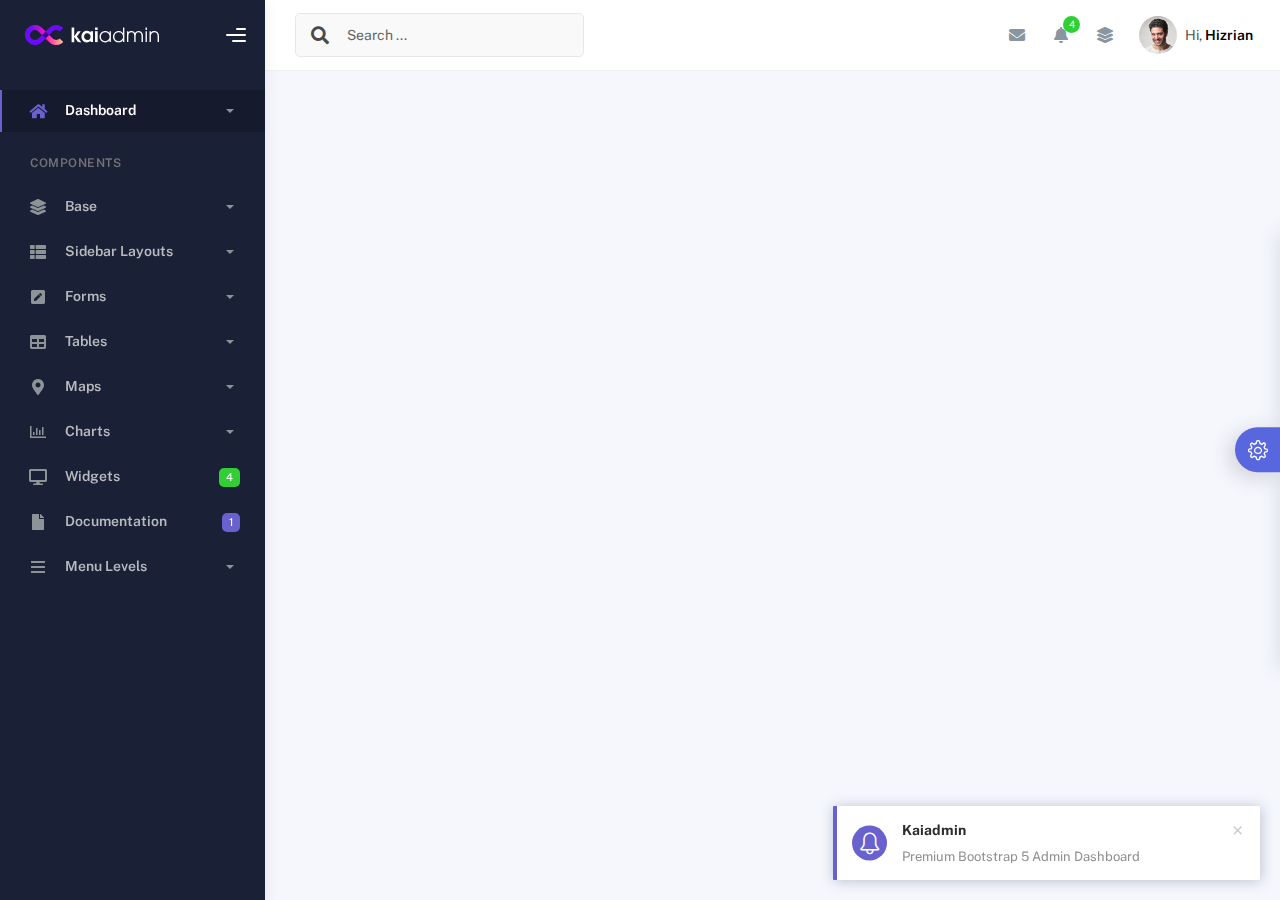
<file: wwwroot/index.html>
<!DOCTYPE html>
<html lang="en">
  <head>
    <meta http-equiv="X-UA-Compatible" content="IE=edge" />
    <title>Kaiadmin - Bootstrap 5 Admin Dashboard</title>
    <meta
      content="width=device-width, initial-scale=1.0, shrink-to-fit=no"
      name="viewport"
    />
    <link
      rel="icon"
      href="assets/img/kaiadmin/favicon.ico"
      type="image/x-icon"
    />

    <!-- Fonts and icons -->
    <script src="assets/js/plugin/webfont/webfont.min.js"></script>
    <script>
      WebFont.load({
        google: { families: ["Public Sans:300,400,500,600,700"] },
        custom: {
          families: [
            "Font Awesome 5 Solid",
            "Font Awesome 5 Regular",
            "Font Awesome 5 Brands",
            "simple-line-icons",
          ],
          urls: ["assets/css/fonts.min.css"],
        },
        active: function () {
          sessionStorage.fonts = true;
        },
      });
    </script>

    <!-- CSS Files -->
    <link rel="stylesheet" href="assets/css/bootstrap.min.css" />
    <link rel="stylesheet" href="assets/css/plugins.min.css" />
    <link rel="stylesheet" href="assets/css/kaiadmin.min.css" />

    <!-- CSS Just for demo purpose, don't include it in your project -->
    <link rel="stylesheet" href="assets/css/demo.css" />
  </head>
  <body>
      <div class="wrapper">
          <!-- Sidebar -->
          <div class="sidebar" data-background-color="dark">
              <div class="sidebar-logo">
                  <!-- Logo Header -->
                  <div class="logo-header" data-background-color="dark">
                      <a href="index.html" class="logo">
                          <img src="assets/img/kaiadmin/logo_light.svg"
                               alt="navbar brand"
                               class="navbar-brand"
                               height="20" />
                      </a>
                      <div class="nav-toggle">
                          <button class="btn btn-toggle toggle-sidebar">
                              <i class="gg-menu-right"></i>
                          </button>
                          <button class="btn btn-toggle sidenav-toggler">
                              <i class="gg-menu-left"></i>
                          </button>
                      </div>
                      <button class="topbar-toggler more">
                          <i class="gg-more-vertical-alt"></i>
                      </button>
                  </div>
                  <!-- End Logo Header -->
              </div>
              <div class="sidebar-wrapper scrollbar scrollbar-inner">
                  <div class="sidebar-content">
                      <ul class="nav nav-secondary">
                          <li class="nav-item active">
                              <a data-bs-toggle="collapse"
                                 href="#dashboard"
                                 class="collapsed"
                                 aria-expanded="false">
                                  <i class="fas fa-home"></i>
                                  <p>Dashboard</p>
                                  <span class="caret"></span>
                              </a>
                              <div class="collapse" id="dashboard">
                                  <ul class="nav nav-collapse">
                                      <li>
                                          <a href="../demo1/index.html">
                                              <span class="sub-item">Dashboard 1</span>
                                          </a>
                                      </li>
                                  </ul>
                              </div>
                          </li>
                          <li class="nav-section">
                              <span class="sidebar-mini-icon">
                                  <i class="fa fa-ellipsis-h"></i>
                              </span>
                              <h4 class="text-section">Components</h4>
                          </li>
                          <li class="nav-item">
                              <a data-bs-toggle="collapse" href="#base">
                                  <i class="fas fa-layer-group"></i>
                                  <p>Base</p>
                                  <span class="caret"></span>
                              </a>
                              <div class="collapse" id="base">
                                  <ul class="nav nav-collapse">
                                      <li>
                                          <a href="components/avatars.html">
                                              <span class="sub-item">Avatars</span>
                                          </a>
                                      </li>
                                      <li>
                                          <a href="components/buttons.html">
                                              <span class="sub-item">Buttons</span>
                                          </a>
                                      </li>
                                      <li>
                                          <a href="components/gridsystem.html">
                                              <span class="sub-item">Grid System</span>
                                          </a>
                                      </li>
                                      <li>
                                          <a href="components/panels.html">
                                              <span class="sub-item">Panels</span>
                                          </a>
                                      </li>
                                      <li>
                                          <a href="components/notifications.html">
                                              <span class="sub-item">Notifications</span>
                                          </a>
                                      </li>
                                      <li>
                                          <a href="components/sweetalert.html">
                                              <span class="sub-item">Sweet Alert</span>
                                          </a>
                                      </li>
                                      <li>
                                          <a href="components/font-awesome-icons.html">
                                              <span class="sub-item">Font Awesome Icons</span>
                                          </a>
                                      </li>
                                      <li>
                                          <a href="components/simple-line-icons.html">
                                              <span class="sub-item">Simple Line Icons</span>
                                          </a>
                                      </li>
                                      <li>
                                          <a href="components/typography.html">
                                              <span class="sub-item">Typography</span>
                                          </a>
                                      </li>
                                  </ul>
                              </div>
                          </li>
                          <li class="nav-item">
                              <a data-bs-toggle="collapse" href="#sidebarLayouts">
                                  <i class="fas fa-th-list"></i>
                                  <p>Sidebar Layouts</p>
                                  <span class="caret"></span>
                              </a>
                              <div class="collapse" id="sidebarLayouts">
                                  <ul class="nav nav-collapse">
                                      <li>
                                          <a href="sidebar-style-2.html">
                                              <span class="sub-item">Sidebar Style 2</span>
                                          </a>
                                      </li>
                                      <li>
                                          <a href="icon-menu.html">
                                              <span class="sub-item">Icon Menu</span>
                                          </a>
                                      </li>
                                  </ul>
                              </div>
                          </li>
                          <li class="nav-item">
                              <a data-bs-toggle="collapse" href="#forms">
                                  <i class="fas fa-pen-square"></i>
                                  <p>Forms</p>
                                  <span class="caret"></span>
                              </a>
                              <div class="collapse" id="forms">
                                  <ul class="nav nav-collapse">
                                      <li>
                                          <a href="forms/forms.html">
                                              <span class="sub-item">Basic Form</span>
                                          </a>
                                      </li>
                                  </ul>
                              </div>
                          </li>
                          <li class="nav-item">
                              <a data-bs-toggle="collapse" href="#tables">
                                  <i class="fas fa-table"></i>
                                  <p>Tables</p>
                                  <span class="caret"></span>
                              </a>
                              <div class="collapse" id="tables">
                                  <ul class="nav nav-collapse">
                                      <li>
                                          <a href="tables/tables.html">
                                              <span class="sub-item">Basic Table</span>
                                          </a>
                                      </li>
                                      <li>
                                          <a href="tables/datatables.html">
                                              <span class="sub-item">Datatables</span>
                                          </a>
                                      </li>
                                  </ul>
                              </div>
                          </li>
                          <li class="nav-item">
                              <a data-bs-toggle="collapse" href="#maps">
                                  <i class="fas fa-map-marker-alt"></i>
                                  <p>Maps</p>
                                  <span class="caret"></span>
                              </a>
                              <div class="collapse" id="maps">
                                  <ul class="nav nav-collapse">
                                      <li>
                                          <a href="maps/googlemaps.html">
                                              <span class="sub-item">Google Maps</span>
                                          </a>
                                      </li>
                                      <li>
                                          <a href="maps/jsvectormap.html">
                                              <span class="sub-item">Jsvectormap</span>
                                          </a>
                                      </li>
                                  </ul>
                              </div>
                          </li>
                          <li class="nav-item">
                              <a data-bs-toggle="collapse" href="#charts">
                                  <i class="far fa-chart-bar"></i>
                                  <p>Charts</p>
                                  <span class="caret"></span>
                              </a>
                              <div class="collapse" id="charts">
                                  <ul class="nav nav-collapse">
                                      <li>
                                          <a href="charts/charts.html">
                                              <span class="sub-item">Chart Js</span>
                                          </a>
                                      </li>
                                      <li>
                                          <a href="charts/sparkline.html">
                                              <span class="sub-item">Sparkline</span>
                                          </a>
                                      </li>
                                  </ul>
                              </div>
                          </li>
                          <li class="nav-item">
                              <a href="widgets.html">
                                  <i class="fas fa-desktop"></i>
                                  <p>Widgets</p>
                                  <span class="badge badge-success">4</span>
                              </a>
                          </li>
                          <li class="nav-item">
                              <a href="../../documentation/index.html">
                                  <i class="fas fa-file"></i>
                                  <p>Documentation</p>
                                  <span class="badge badge-secondary">1</span>
                              </a>
                          </li>
                          <li class="nav-item">
                              <a data-bs-toggle="collapse" href="#submenu">
                                  <i class="fas fa-bars"></i>
                                  <p>Menu Levels</p>
                                  <span class="caret"></span>
                              </a>
                              <div class="collapse" id="submenu">
                                  <ul class="nav nav-collapse">
                                      <li>
                                          <a data-bs-toggle="collapse" href="#subnav1">
                                              <span class="sub-item">Level 1</span>
                                              <span class="caret"></span>
                                          </a>
                                          <div class="collapse" id="subnav1">
                                              <ul class="nav nav-collapse subnav">
                                                  <li>
                                                      <a href="#">
                                                          <span class="sub-item">Level 2</span>
                                                      </a>
                                                  </li>
                                                  <li>
                                                      <a href="#">
                                                          <span class="sub-item">Level 2</span>
                                                      </a>
                                                  </li>
                                              </ul>
                                          </div>
                                      </li>
                                      <li>
                                          <a data-bs-toggle="collapse" href="#subnav2">
                                              <span class="sub-item">Level 1</span>
                                              <span class="caret"></span>
                                          </a>
                                          <div class="collapse" id="subnav2">
                                              <ul class="nav nav-collapse subnav">
                                                  <li>
                                                      <a href="#">
                                                          <span class="sub-item">Level 2</span>
                                                      </a>
                                                  </li>
                                              </ul>
                                          </div>
                                      </li>
                                      <li>
                                          <a href="#">
                                              <span class="sub-item">Level 1</span>
                                          </a>
                                      </li>
                                  </ul>
                              </div>
                          </li>
                      </ul>
                  </div>
              </div>
          </div>
          <!-- End Sidebar -->

          <div class="main-panel">
              <div class="main-header">
                  <div class="main-header-logo">
                      <!-- Logo Header -->
                      <div class="logo-header" data-background-color="dark">
                          <a href="index.html" class="logo">
                              <img src="assets/img/kaiadmin/logo_light.svg"
                                   alt="navbar brand"
                                   class="navbar-brand"
                                   height="20" />
                          </a>
                          <div class="nav-toggle">
                              <button class="btn btn-toggle toggle-sidebar">
                                  <i class="gg-menu-right"></i>
                              </button>
                              <button class="btn btn-toggle sidenav-toggler">
                                  <i class="gg-menu-left"></i>
                              </button>
                          </div>
                          <button class="topbar-toggler more">
                              <i class="gg-more-vertical-alt"></i>
                          </button>
                      </div>
                      <!-- End Logo Header -->
                  </div>
                  <!-- Navbar Header -->
                  <nav class="navbar navbar-header navbar-header-transparent navbar-expand-lg border-bottom">
                      <div class="container-fluid">
                          <nav class="navbar navbar-header-left navbar-expand-lg navbar-form nav-search p-0 d-none d-lg-flex">
                              <div class="input-group">
                                  <div class="input-group-prepend">
                                      <button type="submit" class="btn btn-search pe-1">
                                          <i class="fa fa-search search-icon"></i>
                                      </button>
                                  </div>
                                  <input type="text"
                                         placeholder="Search ..."
                                         class="form-control" />
                              </div>
                          </nav>

                          <ul class="navbar-nav topbar-nav ms-md-auto align-items-center">
                              <li class="nav-item topbar-icon dropdown hidden-caret d-flex d-lg-none">
                                  <a class="nav-link dropdown-toggle"
                                     data-bs-toggle="dropdown"
                                     href="#"
                                     role="button"
                                     aria-expanded="false"
                                     aria-haspopup="true">
                                      <i class="fa fa-search"></i>
                                  </a>
                                  <ul class="dropdown-menu dropdown-search animated fadeIn">
                                      <form class="navbar-left navbar-form nav-search">
                                          <div class="input-group">
                                              <input type="text"
                                                     placeholder="Search ..."
                                                     class="form-control" />
                                          </div>
                                      </form>
                                  </ul>
                              </li>
                              <li class="nav-item topbar-icon dropdown hidden-caret">
                                  <a class="nav-link dropdown-toggle"
                                     href="#"
                                     id="messageDropdown"
                                     role="button"
                                     data-bs-toggle="dropdown"
                                     aria-haspopup="true"
                                     aria-expanded="false">
                                      <i class="fa fa-envelope"></i>
                                  </a>
                                  <ul class="dropdown-menu messages-notif-box animated fadeIn"
                                      aria-labelledby="messageDropdown">
                                      <li>
                                          <div class="dropdown-title d-flex justify-content-between align-items-center">
                                              Messages
                                              <a href="#" class="small">Mark all as read</a>
                                          </div>
                                      </li>
                                      <li>
                                          <div class="message-notif-scroll scrollbar-outer">
                                              <div class="notif-center">
                                                  <a href="#">
                                                      <div class="notif-img">
                                                          <img src="assets/img/jm_denis.jpg"
                                                               alt="Img Profile" />
                                                      </div>
                                                      <div class="notif-content">
                                                          <span class="subject">Jimmy Denis</span>
                                                          <span class="block"> How are you ? </span>
                                                          <span class="time">5 minutes ago</span>
                                                      </div>
                                                  </a>
                                                  <a href="#">
                                                      <div class="notif-img">
                                                          <img src="assets/img/chadengle.jpg"
                                                               alt="Img Profile" />
                                                      </div>
                                                      <div class="notif-content">
                                                          <span class="subject">Chad</span>
                                                          <span class="block"> Ok, Thanks ! </span>
                                                          <span class="time">12 minutes ago</span>
                                                      </div>
                                                  </a>
                                                  <a href="#">
                                                      <div class="notif-img">
                                                          <img src="assets/img/mlane.jpg"
                                                               alt="Img Profile" />
                                                      </div>
                                                      <div class="notif-content">
                                                          <span class="subject">Jhon Doe</span>
                                                          <span class="block">
                                                              Ready for the meeting today...
                                                          </span>
                                                          <span class="time">12 minutes ago</span>
                                                      </div>
                                                  </a>
                                                  <a href="#">
                                                      <div class="notif-img">
                                                          <img src="assets/img/talha.jpg"
                                                               alt="Img Profile" />
                                                      </div>
                                                      <div class="notif-content">
                                                          <span class="subject">Talha</span>
                                                          <span class="block"> Hi, Apa Kabar ? </span>
                                                          <span class="time">17 minutes ago</span>
                                                      </div>
                                                  </a>
                                              </div>
                                          </div>
                                      </li>
                                      <li>
                                          <a class="see-all" href="javascript:void(0);">
                                              See all messages<i class="fa fa-angle-right"></i>
                                          </a>
                                      </li>
                                  </ul>
                              </li>
                              <li class="nav-item topbar-icon dropdown hidden-caret">
                                  <a class="nav-link dropdown-toggle"
                                     href="#"
                                     id="notifDropdown"
                                     role="button"
                                     data-bs-toggle="dropdown"
                                     aria-haspopup="true"
                                     aria-expanded="false">
                                      <i class="fa fa-bell"></i>
                                      <span class="notification">4</span>
                                  </a>
                                  <ul class="dropdown-menu notif-box animated fadeIn"
                                      aria-labelledby="notifDropdown">
                                      <li>
                                          <div class="dropdown-title">
                                              You have 4 new notification
                                          </div>
                                      </li>
                                      <li>
                                          <div class="notif-scroll scrollbar-outer">
                                              <div class="notif-center">
                                                  <a href="#">
                                                      <div class="notif-icon notif-primary">
                                                          <i class="fa fa-user-plus"></i>
                                                      </div>
                                                      <div class="notif-content">
                                                          <span class="block"> New user registered </span>
                                                          <span class="time">5 minutes ago</span>
                                                      </div>
                                                  </a>
                                                  <a href="#">
                                                      <div class="notif-icon notif-success">
                                                          <i class="fa fa-comment"></i>
                                                      </div>
                                                      <div class="notif-content">
                                                          <span class="block">
                                                              Rahmad commented on Admin
                                                          </span>
                                                          <span class="time">12 minutes ago</span>
                                                      </div>
                                                  </a>
                                                  <a href="#">
                                                      <div class="notif-img">
                                                          <img src="assets/img/profile2.jpg"
                                                               alt="Img Profile" />
                                                      </div>
                                                      <div class="notif-content">
                                                          <span class="block">
                                                              Reza send messages to you
                                                          </span>
                                                          <span class="time">12 minutes ago</span>
                                                      </div>
                                                  </a>
                                                  <a href="#">
                                                      <div class="notif-icon notif-danger">
                                                          <i class="fa fa-heart"></i>
                                                      </div>
                                                      <div class="notif-content">
                                                          <span class="block"> Farrah liked Admin </span>
                                                          <span class="time">17 minutes ago</span>
                                                      </div>
                                                  </a>
                                              </div>
                                          </div>
                                      </li>
                                      <li>
                                          <a class="see-all" href="javascript:void(0);">
                                              See all notifications<i class="fa fa-angle-right"></i>
                                          </a>
                                      </li>
                                  </ul>
                              </li>
                              <li class="nav-item topbar-icon dropdown hidden-caret">
                                  <a class="nav-link"
                                     data-bs-toggle="dropdown"
                                     href="#"
                                     aria-expanded="false">
                                      <i class="fas fa-layer-group"></i>
                                  </a>
                                  <div class="dropdown-menu quick-actions animated fadeIn">
                                      <div class="quick-actions-header">
                                          <span class="title mb-1">Quick Actions</span>
                                          <span class="subtitle op-7">Shortcuts</span>
                                      </div>
                                      <div class="quick-actions-scroll scrollbar-outer">
                                          <div class="quick-actions-items">
                                              <div class="row m-0">
                                                  <a class="col-6 col-md-4 p-0" href="#">
                                                      <div class="quick-actions-item">
                                                          <div class="avatar-item bg-danger rounded-circle">
                                                              <i class="far fa-calendar-alt"></i>
                                                          </div>
                                                          <span class="text">Calendar</span>
                                                      </div>
                                                  </a>
                                                  <a class="col-6 col-md-4 p-0" href="#">
                                                      <div class="quick-actions-item">
                                                          <div class="avatar-item bg-warning rounded-circle">
                                                              <i class="fas fa-map"></i>
                                                          </div>
                                                          <span class="text">Maps</span>
                                                      </div>
                                                  </a>
                                                  <a class="col-6 col-md-4 p-0" href="#">
                                                      <div class="quick-actions-item">
                                                          <div class="avatar-item bg-info rounded-circle">
                                                              <i class="fas fa-file-excel"></i>
                                                          </div>
                                                          <span class="text">Reports</span>
                                                      </div>
                                                  </a>
                                                  <a class="col-6 col-md-4 p-0" href="#">
                                                      <div class="quick-actions-item">
                                                          <div class="avatar-item bg-success rounded-circle">
                                                              <i class="fas fa-envelope"></i>
                                                          </div>
                                                          <span class="text">Emails</span>
                                                      </div>
                                                  </a>
                                                  <a class="col-6 col-md-4 p-0" href="#">
                                                      <div class="quick-actions-item">
                                                          <div class="avatar-item bg-primary rounded-circle">
                                                              <i class="fas fa-file-invoice-dollar"></i>
                                                          </div>
                                                          <span class="text">Invoice</span>
                                                      </div>
                                                  </a>
                                                  <a class="col-6 col-md-4 p-0" href="#">
                                                      <div class="quick-actions-item">
                                                          <div class="avatar-item bg-secondary rounded-circle">
                                                              <i class="fas fa-credit-card"></i>
                                                          </div>
                                                          <span class="text">Payments</span>
                                                      </div>
                                                  </a>
                                              </div>
                                          </div>
                                      </div>
                                  </div>
                              </li>

                              <li class="nav-item topbar-user dropdown hidden-caret">
                                  <a class="dropdown-toggle profile-pic"
                                     data-bs-toggle="dropdown"
                                     href="#"
                                     aria-expanded="false">
                                      <div class="avatar-sm">
                                          <img src="assets/img/profile.jpg"
                                               alt="..."
                                               class="avatar-img rounded-circle" />
                                      </div>
                                      <span class="profile-username">
                                          <span class="op-7">Hi,</span>
                                          <span class="fw-bold">Hizrian</span>
                                      </span>
                                  </a>
                                  <ul class="dropdown-menu dropdown-user animated fadeIn">
                                      <div class="dropdown-user-scroll scrollbar-outer">
                                      <li>
                                          <div class="user-box">
                                              <div class="avatar-lg">
                                                  <img src="assets/img/profile.jpg"
                                                       alt="image profile"
                                                       class="avatar-img rounded" />
                                              </div>
                                              <div class="u-text">
                                                  <h4>Hizrian</h4>
                                                  <p class="text-muted">hello@example.com</p>
                                                  <a href="profile.html"
                                                     class="btn btn-xs btn-secondary btn-sm">View Profile</a>
                                              </div>
                                          </div>
                                      </li>
                                      <li>
                                          <div class="dropdown-divider"></div>
                                          <a class="dropdown-item" href="#">My Profile</a>
                                          <a class="dropdown-item" href="#">My Balance</a>
                                          <a class="dropdown-item" href="#">Inbox</a>
                                          <div class="dropdown-divider"></div>
                                          <a class="dropdown-item" href="#">Account Setting</a>
                                          <div class="dropdown-divider"></div>
                                          <a class="dropdown-item" href="#">Logout</a>
                                      </li>
                      </div>
                      </ul>
                      </li>
                      </ul>
              </div>
              </nav>
              <!-- End Navbar -->
          </div>

          <!--<div class="container">
          <div class="page-inner">
            <div
              class="d-flex align-items-left align-items-md-center flex-column flex-md-row pt-2 pb-4"
            >
              <div>
                <h3 class="fw-bold mb-3">Dashboard</h3>
                <h6 class="op-7 mb-2">Free Bootstrap 5 Admin Dashboard</h6>
              </div>
              <div class="ms-md-auto py-2 py-md-0">
                <a href="#" class="btn btn-label-info btn-round me-2">Manage</a>
                <a href="#" class="btn btn-primary btn-round">Add Customer</a>
              </div>
            </div>
            <div class="row">
              <div class="col-sm-6 col-md-3">
                <div class="card card-stats card-round">
                  <div class="card-body">
                    <div class="row align-items-center">
                      <div class="col-icon">
                        <div
                          class="icon-big text-center icon-primary bubble-shadow-small"
                        >
                          <i class="fas fa-users"></i>
                        </div>
                      </div>
                      <div class="col col-stats ms-3 ms-sm-0">
                        <div class="numbers">
                          <p class="card-category">Visitors</p>
                          <h4 class="card-title">1,294</h4>
                        </div>
                      </div>
                    </div>
                  </div>
                </div>
              </div>
              <div class="col-sm-6 col-md-3">
                <div class="card card-stats card-round">
                  <div class="card-body">
                    <div class="row align-items-center">
                      <div class="col-icon">
                        <div
                          class="icon-big text-center icon-info bubble-shadow-small"
                        >
                          <i class="fas fa-user-check"></i>
                        </div>
                      </div>
                      <div class="col col-stats ms-3 ms-sm-0">
                        <div class="numbers">
                          <p class="card-category">Subscribers</p>
                          <h4 class="card-title">1303</h4>
                        </div>
                      </div>
                    </div>
                  </div>
                </div>
              </div>
              <div class="col-sm-6 col-md-3">
                <div class="card card-stats card-round">
                  <div class="card-body">
                    <div class="row align-items-center">
                      <div class="col-icon">
                        <div
                          class="icon-big text-center icon-success bubble-shadow-small"
                        >
                          <i class="fas fa-luggage-cart"></i>
                        </div>
                      </div>
                      <div class="col col-stats ms-3 ms-sm-0">
                        <div class="numbers">
                          <p class="card-category">Sales</p>
                          <h4 class="card-title">$ 1,345</h4>
                        </div>
                      </div>
                    </div>
                  </div>
                </div>
              </div>
              <div class="col-sm-6 col-md-3">
                <div class="card card-stats card-round">
                  <div class="card-body">
                    <div class="row align-items-center">
                      <div class="col-icon">
                        <div
                          class="icon-big text-center icon-secondary bubble-shadow-small"
                        >
                          <i class="far fa-check-circle"></i>
                        </div>
                      </div>
                      <div class="col col-stats ms-3 ms-sm-0">
                        <div class="numbers">
                          <p class="card-category">Order</p>
                          <h4 class="card-title">576</h4>
                        </div>
                      </div>
                    </div>
                  </div>
                </div>
              </div>
            </div>
            <div class="row">
              <div class="col-md-8">
                <div class="card card-round">
                  <div class="card-header">
                    <div class="card-head-row">
                      <div class="card-title">User Statistics</div>
                      <div class="card-tools">
                        <a
                          href="#"
                          class="btn btn-label-success btn-round btn-sm me-2"
                        >
                          <span class="btn-label">
                            <i class="fa fa-pencil"></i>
                          </span>
                          Export
                        </a>
                        <a href="#" class="btn btn-label-info btn-round btn-sm">
                          <span class="btn-label">
                            <i class="fa fa-print"></i>
                          </span>
                          Print
                        </a>
                      </div>
                    </div>
                  </div>
                  <div class="card-body">
                    <div class="chart-container" style="min-height: 375px">
                      <canvas id="statisticsChart"></canvas>
                    </div>
                    <div id="myChartLegend"></div>
                  </div>
                </div>
              </div>
              <div class="col-md-4">
                <div class="card card-primary card-round">
                  <div class="card-header">
                    <div class="card-head-row">
                      <div class="card-title">Daily Sales</div>
                      <div class="card-tools">
                        <div class="dropdown">
                          <button
                            class="btn btn-sm btn-label-light dropdown-toggle"
                            type="button"
                            id="dropdownMenuButton"
                            data-bs-toggle="dropdown"
                            aria-haspopup="true"
                            aria-expanded="false"
                          >
                            Export
                          </button>
                          <div
                            class="dropdown-menu"
                            aria-labelledby="dropdownMenuButton"
                          >
                            <a class="dropdown-item" href="#">Action</a>
                            <a class="dropdown-item" href="#">Another action</a>
                            <a class="dropdown-item" href="#"
                              >Something else here</a
                            >
                          </div>
                        </div>
                      </div>
                    </div>
                    <div class="card-category">March 25 - April 02</div>
                  </div>
                  <div class="card-body pb-0">
                    <div class="mb-4 mt-2">
                      <h1>$4,578.58</h1>
                    </div>
                    <div class="pull-in">
                      <canvas id="dailySalesChart"></canvas>
                    </div>
                  </div>
                </div>
                <div class="card card-round">
                  <div class="card-body pb-0">
                    <div class="h1 fw-bold float-end text-primary">+5%</div>
                    <h2 class="mb-2">17</h2>
                    <p class="text-muted">Users online</p>
                    <div class="pull-in sparkline-fix">
                      <div id="lineChart"></div>
                    </div>
                  </div>
                </div>
              </div>
            </div>
            <div class="row">
              <div class="col-md-12">
                <div class="card card-round">
                  <div class="card-header">
                    <div class="card-head-row card-tools-still-right">
                      <h4 class="card-title">Users Geolocation</h4>
                      <div class="card-tools">
                        <button
                          class="btn btn-icon btn-link btn-primary btn-xs"
                        >
                          <span class="fa fa-angle-down"></span>
                        </button>
                        <button
                          class="btn btn-icon btn-link btn-primary btn-xs btn-refresh-card"
                        >
                          <span class="fa fa-sync-alt"></span>
                        </button>
                        <button
                          class="btn btn-icon btn-link btn-primary btn-xs"
                        >
                          <span class="fa fa-times"></span>
                        </button>
                      </div>
                    </div>
                    <p class="card-category">
                      Map of the distribution of users around the world
                    </p>
                  </div>
                  <div class="card-body">
                    <div class="row">
                      <div class="col-md-6">
                        <div class="table-responsive table-hover table-sales">
                          <table class="table">
                            <tbody>
                              <tr>
                                <td>
                                  <div class="flag">
                                    <img
                                      src="assets/img/flags/id.png"
                                      alt="indonesia"
                                    />
                                  </div>
                                </td>
                                <td>Indonesia</td>
                                <td class="text-end">2.320</td>
                                <td class="text-end">42.18%</td>
                              </tr>
                              <tr>
                                <td>
                                  <div class="flag">
                                    <img
                                      src="assets/img/flags/us.png"
                                      alt="united states"
                                    />
                                  </div>
                                </td>
                                <td>USA</td>
                                <td class="text-end">240</td>
                                <td class="text-end">4.36%</td>
                              </tr>
                              <tr>
                                <td>
                                  <div class="flag">
                                    <img
                                      src="assets/img/flags/au.png"
                                      alt="australia"
                                    />
                                  </div>
                                </td>
                                <td>Australia</td>
                                <td class="text-end">119</td>
                                <td class="text-end">2.16%</td>
                              </tr>
                              <tr>
                                <td>
                                  <div class="flag">
                                    <img
                                      src="assets/img/flags/ru.png"
                                      alt="russia"
                                    />
                                  </div>
                                </td>
                                <td>Russia</td>
                                <td class="text-end">1.081</td>
                                <td class="text-end">19.65%</td>
                              </tr>
                              <tr>
                                <td>
                                  <div class="flag">
                                    <img
                                      src="assets/img/flags/cn.png"
                                      alt="china"
                                    />
                                  </div>
                                </td>
                                <td>China</td>
                                <td class="text-end">1.100</td>
                                <td class="text-end">20%</td>
                              </tr>
                              <tr>
                                <td>
                                  <div class="flag">
                                    <img
                                      src="assets/img/flags/br.png"
                                      alt="brazil"
                                    />
                                  </div>
                                </td>
                                <td>Brasil</td>
                                <td class="text-end">640</td>
                                <td class="text-end">11.63%</td>
                              </tr>
                            </tbody>
                          </table>
                        </div>
                      </div>
                      <div class="col-md-6">
                        <div class="mapcontainer">
                          <div
                            id="world-map"
                            class="w-100"
                            style="height: 300px"
                          ></div>
                        </div>
                      </div>
                    </div>
                  </div>
                </div>
              </div>
            </div>
            <div class="row">
              <div class="col-md-4">
                <div class="card card-round">
                  <div class="card-body">
                    <div class="card-head-row card-tools-still-right">
                      <div class="card-title">New Customers</div>
                      <div class="card-tools">
                        <div class="dropdown">
                          <button
                            class="btn btn-icon btn-clean me-0"
                            type="button"
                            id="dropdownMenuButton"
                            data-bs-toggle="dropdown"
                            aria-haspopup="true"
                            aria-expanded="false"
                          >
                            <i class="fas fa-ellipsis-h"></i>
                          </button>
                          <div
                            class="dropdown-menu"
                            aria-labelledby="dropdownMenuButton"
                          >
                            <a class="dropdown-item" href="#">Action</a>
                            <a class="dropdown-item" href="#">Another action</a>
                            <a class="dropdown-item" href="#"
                              >Something else here</a
                            >
                          </div>
                        </div>
                      </div>
                    </div>
                    <div class="card-list py-4">
                      <div class="item-list">
                        <div class="avatar">
                          <img
                            src="assets/img/jm_denis.jpg"
                            alt="..."
                            class="avatar-img rounded-circle"
                          />
                        </div>
                        <div class="info-user ms-3">
                          <div class="username">Jimmy Denis</div>
                          <div class="status">Graphic Designer</div>
                        </div>
                        <button class="btn btn-icon btn-link op-8 me-1">
                          <i class="far fa-envelope"></i>
                        </button>
                        <button class="btn btn-icon btn-link btn-danger op-8">
                          <i class="fas fa-ban"></i>
                        </button>
                      </div>
                      <div class="item-list">
                        <div class="avatar">
                          <span
                            class="avatar-title rounded-circle border border-white"
                            >CF</span
                          >
                        </div>
                        <div class="info-user ms-3">
                          <div class="username">Chandra Felix</div>
                          <div class="status">Sales Promotion</div>
                        </div>
                        <button class="btn btn-icon btn-link op-8 me-1">
                          <i class="far fa-envelope"></i>
                        </button>
                        <button class="btn btn-icon btn-link btn-danger op-8">
                          <i class="fas fa-ban"></i>
                        </button>
                      </div>
                      <div class="item-list">
                        <div class="avatar">
                          <img
                            src="assets/img/talha.jpg"
                            alt="..."
                            class="avatar-img rounded-circle"
                          />
                        </div>
                        <div class="info-user ms-3">
                          <div class="username">Talha</div>
                          <div class="status">Front End Designer</div>
                        </div>
                        <button class="btn btn-icon btn-link op-8 me-1">
                          <i class="far fa-envelope"></i>
                        </button>
                        <button class="btn btn-icon btn-link btn-danger op-8">
                          <i class="fas fa-ban"></i>
                        </button>
                      </div>
                      <div class="item-list">
                        <div class="avatar">
                          <img
                            src="assets/img/chadengle.jpg"
                            alt="..."
                            class="avatar-img rounded-circle"
                          />
                        </div>
                        <div class="info-user ms-3">
                          <div class="username">Chad</div>
                          <div class="status">CEO Zeleaf</div>
                        </div>
                        <button class="btn btn-icon btn-link op-8 me-1">
                          <i class="far fa-envelope"></i>
                        </button>
                        <button class="btn btn-icon btn-link btn-danger op-8">
                          <i class="fas fa-ban"></i>
                        </button>
                      </div>
                      <div class="item-list">
                        <div class="avatar">
                          <span
                            class="avatar-title rounded-circle border border-white bg-primary"
                            >H</span
                          >
                        </div>
                        <div class="info-user ms-3">
                          <div class="username">Hizrian</div>
                          <div class="status">Web Designer</div>
                        </div>
                        <button class="btn btn-icon btn-link op-8 me-1">
                          <i class="far fa-envelope"></i>
                        </button>
                        <button class="btn btn-icon btn-link btn-danger op-8">
                          <i class="fas fa-ban"></i>
                        </button>
                      </div>
                      <div class="item-list">
                        <div class="avatar">
                          <span
                            class="avatar-title rounded-circle border border-white bg-secondary"
                            >F</span
                          >
                        </div>
                        <div class="info-user ms-3">
                          <div class="username">Farrah</div>
                          <div class="status">Marketing</div>
                        </div>
                        <button class="btn btn-icon btn-link op-8 me-1">
                          <i class="far fa-envelope"></i>
                        </button>
                        <button class="btn btn-icon btn-link btn-danger op-8">
                          <i class="fas fa-ban"></i>
                        </button>
                      </div>
                    </div>
                  </div>
                </div>
              </div>
              <div class="col-md-8">
                <div class="card card-round">
                  <div class="card-header">
                    <div class="card-head-row card-tools-still-right">
                      <div class="card-title">Transaction History</div>
                      <div class="card-tools">
                        <div class="dropdown">
                          <button
                            class="btn btn-icon btn-clean me-0"
                            type="button"
                            id="dropdownMenuButton"
                            data-bs-toggle="dropdown"
                            aria-haspopup="true"
                            aria-expanded="false"
                          >
                            <i class="fas fa-ellipsis-h"></i>
                          </button>
                          <div
                            class="dropdown-menu"
                            aria-labelledby="dropdownMenuButton"
                          >
                            <a class="dropdown-item" href="#">Action</a>
                            <a class="dropdown-item" href="#">Another action</a>
                            <a class="dropdown-item" href="#"
                              >Something else here</a
                            >
                          </div>
                        </div>
                      </div>
                    </div>
                  </div>
                  <div class="card-body p-0">
                    <div class="table-responsive">-->
          <!-- Projects table -->
          <!--<table class="table align-items-center mb-0">
                        <thead class="thead-light">
                          <tr>
                            <th scope="col">Payment Number</th>
                            <th scope="col" class="text-end">Date & Time</th>
                            <th scope="col" class="text-end">Amount</th>
                            <th scope="col" class="text-end">Status</th>
                          </tr>
                        </thead>
                        <tbody>
                          <tr>
                            <th scope="row">
                              <button
                                class="btn btn-icon btn-round btn-success btn-sm me-2"
                              >
                                <i class="fa fa-check"></i>
                              </button>
                              Payment from #10231
                            </th>
                            <td class="text-end">Mar 19, 2020, 2.45pm</td>
                            <td class="text-end">$250.00</td>
                            <td class="text-end">
                              <span class="badge badge-success">Completed</span>
                            </td>
                          </tr>
                          <tr>
                            <th scope="row">
                              <button
                                class="btn btn-icon btn-round btn-success btn-sm me-2"
                              >
                                <i class="fa fa-check"></i>
                              </button>
                              Payment from #10231
                            </th>
                            <td class="text-end">Mar 19, 2020, 2.45pm</td>
                            <td class="text-end">$250.00</td>
                            <td class="text-end">
                              <span class="badge badge-success">Completed</span>
                            </td>
                          </tr>
                          <tr>
                            <th scope="row">
                              <button
                                class="btn btn-icon btn-round btn-success btn-sm me-2"
                              >
                                <i class="fa fa-check"></i>
                              </button>
                              Payment from #10231
                            </th>
                            <td class="text-end">Mar 19, 2020, 2.45pm</td>
                            <td class="text-end">$250.00</td>
                            <td class="text-end">
                              <span class="badge badge-success">Completed</span>
                            </td>
                          </tr>
                          <tr>
                            <th scope="row">
                              <button
                                class="btn btn-icon btn-round btn-success btn-sm me-2"
                              >
                                <i class="fa fa-check"></i>
                              </button>
                              Payment from #10231
                            </th>
                            <td class="text-end">Mar 19, 2020, 2.45pm</td>
                            <td class="text-end">$250.00</td>
                            <td class="text-end">
                              <span class="badge badge-success">Completed</span>
                            </td>
                          </tr>
                          <tr>
                            <th scope="row">
                              <button
                                class="btn btn-icon btn-round btn-success btn-sm me-2"
                              >
                                <i class="fa fa-check"></i>
                              </button>
                              Payment from #10231
                            </th>
                            <td class="text-end">Mar 19, 2020, 2.45pm</td>
                            <td class="text-end">$250.00</td>
                            <td class="text-end">
                              <span class="badge badge-success">Completed</span>
                            </td>
                          </tr>
                          <tr>
                            <th scope="row">
                              <button
                                class="btn btn-icon btn-round btn-success btn-sm me-2"
                              >
                                <i class="fa fa-check"></i>
                              </button>
                              Payment from #10231
                            </th>
                            <td class="text-end">Mar 19, 2020, 2.45pm</td>
                            <td class="text-end">$250.00</td>
                            <td class="text-end">
                              <span class="badge badge-success">Completed</span>
                            </td>
                          </tr>
                          <tr>
                            <th scope="row">
                              <button
                                class="btn btn-icon btn-round btn-success btn-sm me-2"
                              >
                                <i class="fa fa-check"></i>
                              </button>
                              Payment from #10231
                            </th>
                            <td class="text-end">Mar 19, 2020, 2.45pm</td>
                            <td class="text-end">$250.00</td>
                            <td class="text-end">
                              <span class="badge badge-success">Completed</span>
                            </td>
                          </tr>
                        </tbody>
                      </table>
                    </div>
                  </div>
                </div>
              </div>
            </div>
          </div>
        </div>-->

          <footer class="footer">
              <div class="container-fluid d-flex justify-content-between">
                  <nav class="pull-left">
                      <ul class="nav">
                          <li class="nav-item">
                              <a class="nav-link" href="http://www.themekita.com">
                                  ThemeKita
                              </a>
                          </li>
                          <li class="nav-item">
                              <a class="nav-link" href="#"> Help </a>
                          </li>
                          <li class="nav-item">
                              <a class="nav-link" href="#"> Licenses </a>
                          </li>
                      </ul>
                  </nav>
                  <div class="copyright">
                      2024, made with <i class="fa fa-heart heart text-danger"></i> by
                      <a href="http://www.themekita.com">ThemeKita</a>
                  </div>
                  <div>
                      Distributed by
                      <a target="_blank" href="https://themewagon.com/">ThemeWagon</a>.
                  </div>
              </div>
          </footer>
      </div>

      <!-- Custom template | don't include it in your project! -->
      <div class="custom-template">
          <div class="title">Settings</div>
          <div class="custom-content">
              <div class="switcher">
                  <div class="switch-block">
                      <h4>Logo Header</h4>
                      <div class="btnSwitch">
                          <button type="button"
                                  class="selected changeLogoHeaderColor"
                                  data-color="dark"></button>
                          <button type="button"
                                  class="changeLogoHeaderColor"
                                  data-color="blue"></button>
                          <button type="button"
                                  class="changeLogoHeaderColor"
                                  data-color="purple"></button>
                          <button type="button"
                                  class="changeLogoHeaderColor"
                                  data-color="light-blue"></button>
                          <button type="button"
                                  class="changeLogoHeaderColor"
                                  data-color="green"></button>
                          <button type="button"
                                  class="changeLogoHeaderColor"
                                  data-color="orange"></button>
                          <button type="button"
                                  class="changeLogoHeaderColor"
                                  data-color="red"></button>
                          <button type="button"
                                  class="changeLogoHeaderColor"
                                  data-color="white"></button>
                          <br />
                          <button type="button"
                                  class="changeLogoHeaderColor"
                                  data-color="dark2"></button>
                          <button type="button"
                                  class="changeLogoHeaderColor"
                                  data-color="blue2"></button>
                          <button type="button"
                                  class="changeLogoHeaderColor"
                                  data-color="purple2"></button>
                          <button type="button"
                                  class="changeLogoHeaderColor"
                                  data-color="light-blue2"></button>
                          <button type="button"
                                  class="changeLogoHeaderColor"
                                  data-color="green2"></button>
                          <button type="button"
                                  class="changeLogoHeaderColor"
                                  data-color="orange2"></button>
                          <button type="button"
                                  class="changeLogoHeaderColor"
                                  data-color="red2"></button>
                      </div>
                  </div>
                  <div class="switch-block">
                      <h4>Navbar Header</h4>
                      <div class="btnSwitch">
                          <button type="button"
                                  class="changeTopBarColor"
                                  data-color="dark"></button>
                          <button type="button"
                                  class="changeTopBarColor"
                                  data-color="blue"></button>
                          <button type="button"
                                  class="changeTopBarColor"
                                  data-color="purple"></button>
                          <button type="button"
                                  class="changeTopBarColor"
                                  data-color="light-blue"></button>
                          <button type="button"
                                  class="changeTopBarColor"
                                  data-color="green"></button>
                          <button type="button"
                                  class="changeTopBarColor"
                                  data-color="orange"></button>
                          <button type="button"
                                  class="changeTopBarColor"
                                  data-color="red"></button>
                          <button type="button"
                                  class="selected changeTopBarColor"
                                  data-color="white"></button>
                          <br />
                          <button type="button"
                                  class="changeTopBarColor"
                                  data-color="dark2"></button>
                          <button type="button"
                                  class="changeTopBarColor"
                                  data-color="blue2"></button>
                          <button type="button"
                                  class="changeTopBarColor"
                                  data-color="purple2"></button>
                          <button type="button"
                                  class="changeTopBarColor"
                                  data-color="light-blue2"></button>
                          <button type="button"
                                  class="changeTopBarColor"
                                  data-color="green2"></button>
                          <button type="button"
                                  class="changeTopBarColor"
                                  data-color="orange2"></button>
                          <button type="button"
                                  class="changeTopBarColor"
                                  data-color="red2"></button>
                      </div>
                  </div>
                  <div class="switch-block">
                      <h4>Sidebar</h4>
                      <div class="btnSwitch">
                          <button type="button"
                                  class="changeSideBarColor"
                                  data-color="white"></button>
                          <button type="button"
                                  class="selected changeSideBarColor"
                                  data-color="dark"></button>
                          <button type="button"
                                  class="changeSideBarColor"
                                  data-color="dark2"></button>
                      </div>
                  </div>
              </div>
          </div>
          <div class="custom-toggle">
              <i class="icon-settings"></i>
          </div>
      </div>
      <!-- End Custom template -->
      <!--   Core JS Files   -->
      <script src="assets/js/core/jquery-3.7.1.min.js"></script>
      <script src="assets/js/core/popper.min.js"></script>
      <script src="assets/js/core/bootstrap.min.js"></script>

      <!-- jQuery Scrollbar -->
      <script src="assets/js/plugin/jquery-scrollbar/jquery.scrollbar.min.js"></script>

      <!-- Chart JS -->
      <script src="assets/js/plugin/chart.js/chart.min.js"></script>

      <!-- jQuery Sparkline -->
      <script src="assets/js/plugin/jquery.sparkline/jquery.sparkline.min.js"></script>

      <!-- Chart Circle -->
      <script src="assets/js/plugin/chart-circle/circles.min.js"></script>

      <!-- Datatables -->
      <script src="assets/js/plugin/datatables/datatables.min.js"></script>

      <!-- Bootstrap Notify -->
      <script src="assets/js/plugin/bootstrap-notify/bootstrap-notify.min.js"></script>

      <!-- jQuery Vector Maps -->
      <script src="assets/js/plugin/jsvectormap/jsvectormap.min.js"></script>
      <script src="assets/js/plugin/jsvectormap/world.js"></script>

      <!-- Sweet Alert -->
      <script src="assets/js/plugin/sweetalert/sweetalert.min.js"></script>

      <!-- Kaiadmin JS -->
      <script src="assets/js/kaiadmin.min.js"></script>

      <!-- Kaiadmin DEMO methods, don't include it in your project! -->
      <script src="assets/js/setting-demo.js"></script>
      <script src="assets/js/demo.js"></script>
      <script>
          $("#lineChart").sparkline([102, 109, 120, 99, 110, 105, 115], {
              type: "line",
              height: "70",
              width: "100%",
              lineWidth: "2",
              lineColor: "#177dff",
              fillColor: "rgba(23, 125, 255, 0.14)",
          });

          $("#lineChart2").sparkline([99, 125, 122, 105, 110, 124, 115], {
              type: "line",
              height: "70",
              width: "100%",
              lineWidth: "2",
              lineColor: "#f3545d",
              fillColor: "rgba(243, 84, 93, .14)",
          });

          $("#lineChart3").sparkline([105, 103, 123, 100, 95, 105, 115], {
              type: "line",
              height: "70",
              width: "100%",
              lineWidth: "2",
              lineColor: "#ffa534",
              fillColor: "rgba(255, 165, 52, .14)",
          });
      </script>
      @await RenderSectionAsync("Scripts", required: false)

  </body>
</html>
</file>
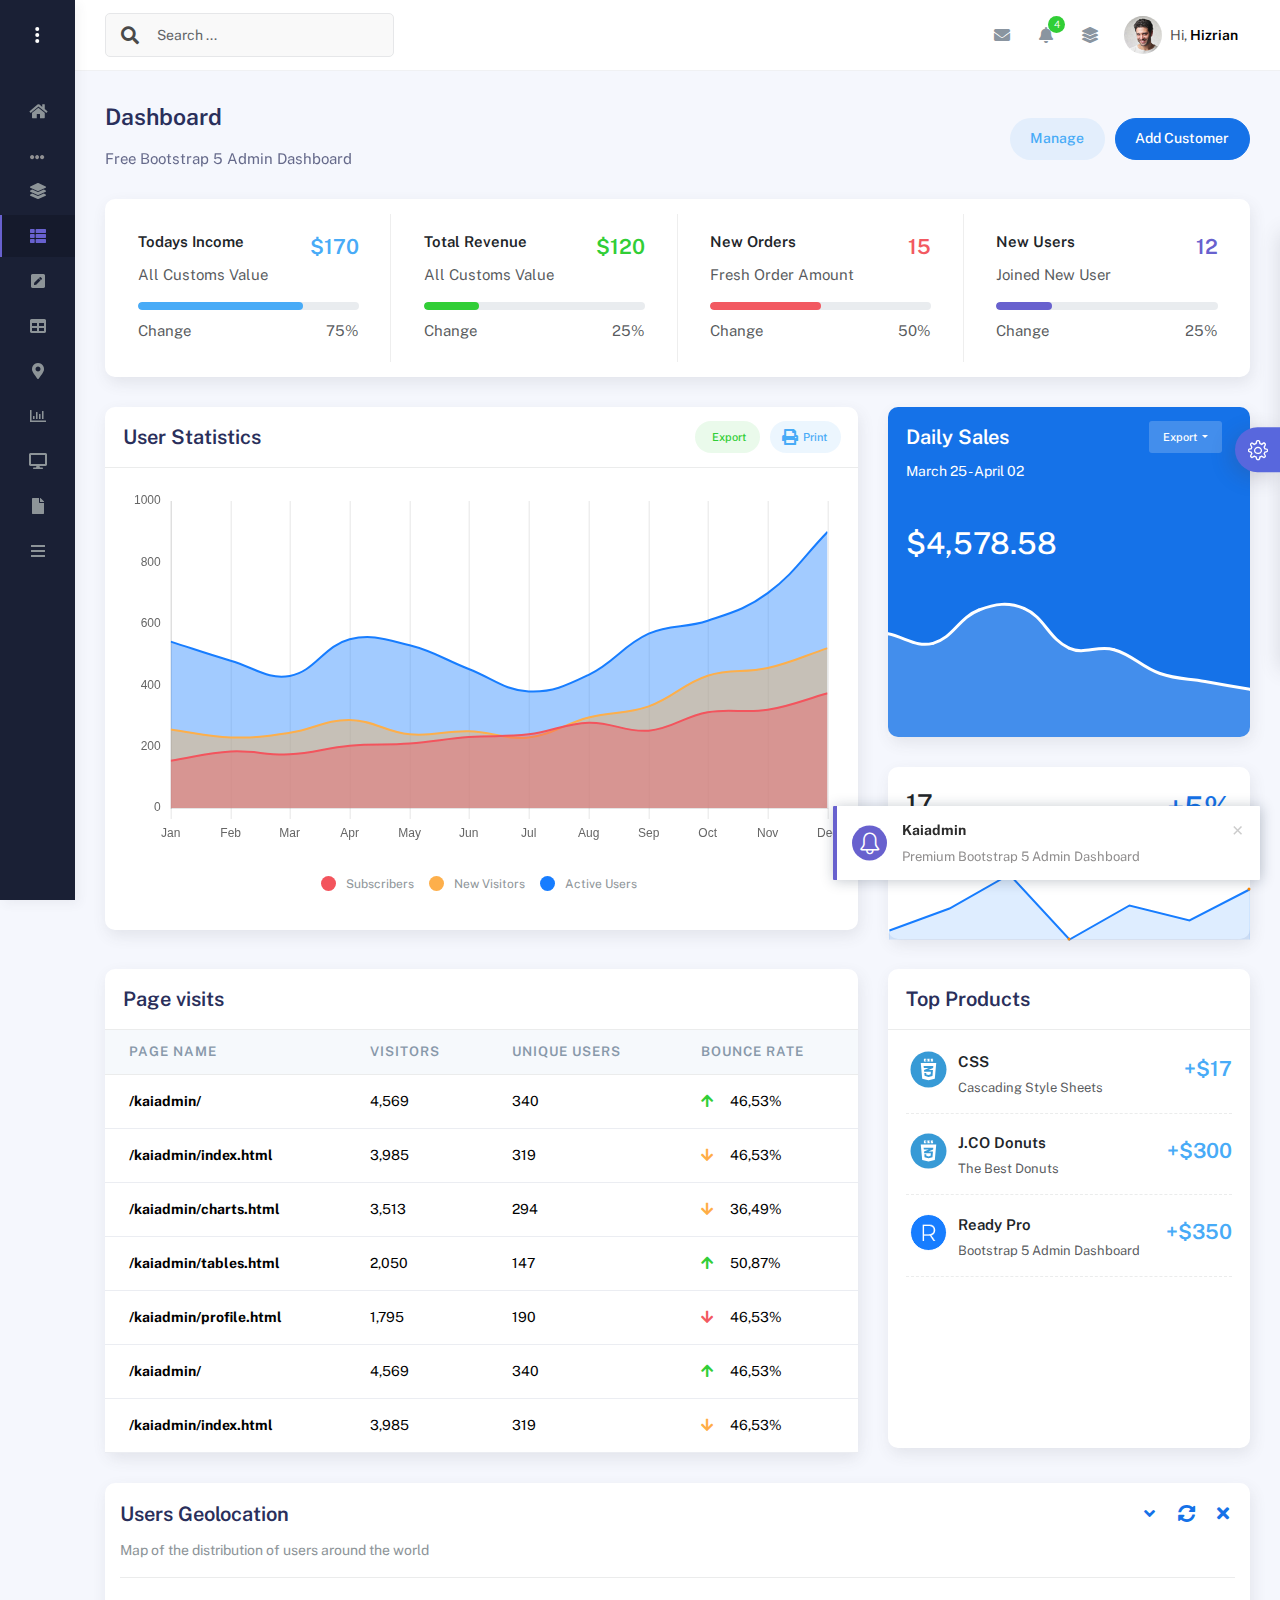
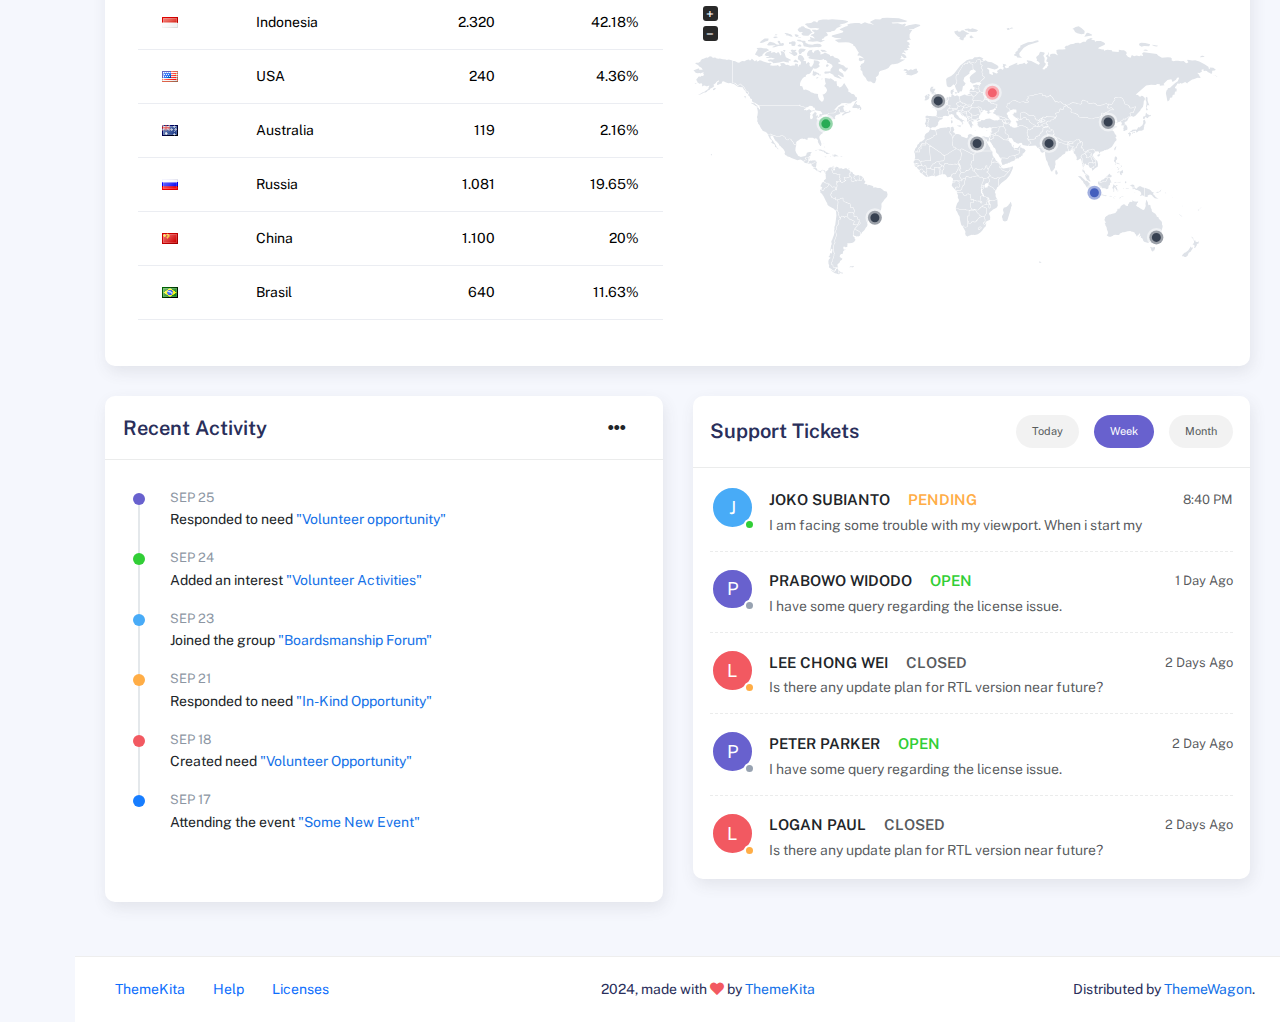
<file: wwwroot/icon-menu.html>
<!DOCTYPE html>
<html lang="en">
  <head>
    <meta http-equiv="X-UA-Compatible" content="IE=edge" />
    <title>Kaiadmin - Bootstrap 5 Admin Dashboard</title>
    <meta
      content="width=device-width, initial-scale=1.0, shrink-to-fit=no"
      name="viewport"
    />
    <link
      rel="icon"
      href="assets/img/kaiadmin/favicon.ico"
      type="image/x-icon"
    />

    <!-- Fonts and icons -->
    <script src="assets/js/plugin/webfont/webfont.min.js"></script>
    <script>
      WebFont.load({
        google: { families: ["Public Sans:300,400,500,600,700"] },
        custom: {
          families: [
            "Font Awesome 5 Solid",
            "Font Awesome 5 Regular",
            "Font Awesome 5 Brands",
            "simple-line-icons",
          ],
          urls: ["assets/css/fonts.min.css"],
        },
        active: function () {
          sessionStorage.fonts = true;
        },
      });
    </script>

    <!-- CSS Files -->
    <link rel="stylesheet" href="assets/css/bootstrap.min.css" />
    <link rel="stylesheet" href="assets/css/plugins.min.css" />
    <link rel="stylesheet" href="assets/css/kaiadmin.min.css" />

    <!-- CSS Just for demo purpose, don't include it in your project -->
    <link rel="stylesheet" href="assets/css/demo.css" />
  </head>
  <body>
    <div class="wrapper sidebar_minimize">
      <!-- Sidebar -->
      <div class="sidebar" data-background-color="dark">
        <div class="sidebar-logo">
          <!-- Logo Header -->
          <div class="logo-header" data-background-color="dark">
            <a href="index.html" class="logo">
              <img
                src="assets/img/kaiadmin/logo_light.svg"
                alt="navbar brand"
                class="navbar-brand"
                height="20"
              />
            </a>
            <div class="nav-toggle">
              <button class="btn btn-toggle toggle-sidebar">
                <i class="gg-menu-right"></i>
              </button>
              <button class="btn btn-toggle sidenav-toggler">
                <i class="gg-menu-left"></i>
              </button>
            </div>
            <button class="topbar-toggler more">
              <i class="gg-more-vertical-alt"></i>
            </button>
          </div>
          <!-- End Logo Header -->
        </div>
        <div class="sidebar-wrapper scrollbar scrollbar-inner">
          <div class="sidebar-content">
            <ul class="nav nav-secondary">
              <li class="nav-item">
                <a
                  data-bs-toggle="collapse"
                  href="#dashboard"
                  class="collapsed"
                  aria-expanded="false"
                >
                  <i class="fas fa-home"></i>
                  <p>Dashboard</p>
                  <span class="caret"></span>
                </a>
                <div class="collapse" id="dashboard">
                  <ul class="nav nav-collapse">
                    <li>
                      <a href="../demo1/index.html">
                        <span class="sub-item">Dashboard 1</span>
                      </a>
                    </li>
                  </ul>
                </div>
              </li>
              <li class="nav-section">
                <span class="sidebar-mini-icon">
                  <i class="fa fa-ellipsis-h"></i>
                </span>
                <h4 class="text-section">Components</h4>
              </li>
              <li class="nav-item">
                <a data-bs-toggle="collapse" href="#base">
                  <i class="fas fa-layer-group"></i>
                  <p>Base</p>
                  <span class="caret"></span>
                </a>
                <div class="collapse" id="base">
                  <ul class="nav nav-collapse">
                    <li>
                      <a href="components/avatars.html">
                        <span class="sub-item">Avatars</span>
                      </a>
                    </li>
                    <li>
                      <a href="components/buttons.html">
                        <span class="sub-item">Buttons</span>
                      </a>
                    </li>
                    <li>
                      <a href="components/gridsystem.html">
                        <span class="sub-item">Grid System</span>
                      </a>
                    </li>
                    <li>
                      <a href="components/panels.html">
                        <span class="sub-item">Panels</span>
                      </a>
                    </li>
                    <li>
                      <a href="components/notifications.html">
                        <span class="sub-item">Notifications</span>
                      </a>
                    </li>
                    <li>
                      <a href="components/sweetalert.html">
                        <span class="sub-item">Sweet Alert</span>
                      </a>
                    </li>
                    <li>
                      <a href="components/font-awesome-icons.html">
                        <span class="sub-item">Font Awesome Icons</span>
                      </a>
                    </li>
                    <li>
                      <a href="components/simple-line-icons.html">
                        <span class="sub-item">Simple Line Icons</span>
                      </a>
                    </li>
                    <li>
                      <a href="components/typography.html">
                        <span class="sub-item">Typography</span>
                      </a>
                    </li>
                  </ul>
                </div>
              </li>
              <li class="nav-item active submenu">
                <a data-bs-toggle="collapse" href="#sidebarLayouts">
                  <i class="fas fa-th-list"></i>
                  <p>Sidebar Layouts</p>
                  <span class="caret"></span>
                </a>
                <div class="collapse show" id="sidebarLayouts">
                  <ul class="nav nav-collapse">
                    <li>
                      <a href="sidebar-style-2.html">
                        <span class="sub-item">Sidebar Style 2</span>
                      </a>
                    </li>
                    <li class="active">
                      <a href="icon-menu.html">
                        <span class="sub-item">Icon Menu</span>
                      </a>
                    </li>
                  </ul>
                </div>
              </li>
              <li class="nav-item">
                <a data-bs-toggle="collapse" href="#forms">
                  <i class="fas fa-pen-square"></i>
                  <p>Forms</p>
                  <span class="caret"></span>
                </a>
                <div class="collapse" id="forms">
                  <ul class="nav nav-collapse">
                    <li>
                      <a href="forms/forms.html">
                        <span class="sub-item">Basic Form</span>
                      </a>
                    </li>
                  </ul>
                </div>
              </li>
              <li class="nav-item">
                <a data-bs-toggle="collapse" href="#tables">
                  <i class="fas fa-table"></i>
                  <p>Tables</p>
                  <span class="caret"></span>
                </a>
                <div class="collapse" id="tables">
                  <ul class="nav nav-collapse">
                    <li>
                      <a href="tables/tables.html">
                        <span class="sub-item">Basic Table</span>
                      </a>
                    </li>
                    <li>
                      <a href="tables/datatables.html">
                        <span class="sub-item">Datatables</span>
                      </a>
                    </li>
                  </ul>
                </div>
              </li>
              <li class="nav-item">
                <a data-bs-toggle="collapse" href="#maps">
                  <i class="fas fa-map-marker-alt"></i>
                  <p>Maps</p>
                  <span class="caret"></span>
                </a>
                <div class="collapse" id="maps">
                  <ul class="nav nav-collapse">
                    <li>
                      <a href="maps/googlemaps.html">
                        <span class="sub-item">Google Maps</span>
                      </a>
                    </li>
                    <li>
                      <a href="maps/jsvectormap.html">
                        <span class="sub-item">Jsvectormap</span>
                      </a>
                    </li>
                  </ul>
                </div>
              </li>
              <li class="nav-item">
                <a data-bs-toggle="collapse" href="#charts">
                  <i class="far fa-chart-bar"></i>
                  <p>Charts</p>
                  <span class="caret"></span>
                </a>
                <div class="collapse" id="charts">
                  <ul class="nav nav-collapse">
                    <li>
                      <a href="charts/charts.html">
                        <span class="sub-item">Chart Js</span>
                      </a>
                    </li>
                    <li>
                      <a href="charts/sparkline.html">
                        <span class="sub-item">Sparkline</span>
                      </a>
                    </li>
                  </ul>
                </div>
              </li>
              <li class="nav-item">
                <a href="widgets.html">
                  <i class="fas fa-desktop"></i>
                  <p>Widgets</p>
                  <span class="badge badge-success">4</span>
                </a>
              </li>
              <li class="nav-item">
                <a href="../../documentation/index.html">
                  <i class="fas fa-file"></i>
                  <p>Documentation</p>
                  <span class="badge badge-secondary">1</span>
                </a>
              </li>
              <li class="nav-item">
                <a data-bs-toggle="collapse" href="#submenu">
                  <i class="fas fa-bars"></i>
                  <p>Menu Levels</p>
                  <span class="caret"></span>
                </a>
                <div class="collapse" id="submenu">
                  <ul class="nav nav-collapse">
                    <li>
                      <a data-bs-toggle="collapse" href="#subnav1">
                        <span class="sub-item">Level 1</span>
                        <span class="caret"></span>
                      </a>
                      <div class="collapse" id="subnav1">
                        <ul class="nav nav-collapse subnav">
                          <li>
                            <a href="#">
                              <span class="sub-item">Level 2</span>
                            </a>
                          </li>
                          <li>
                            <a href="#">
                              <span class="sub-item">Level 2</span>
                            </a>
                          </li>
                        </ul>
                      </div>
                    </li>
                    <li>
                      <a data-bs-toggle="collapse" href="#subnav2">
                        <span class="sub-item">Level 1</span>
                        <span class="caret"></span>
                      </a>
                      <div class="collapse" id="subnav2">
                        <ul class="nav nav-collapse subnav">
                          <li>
                            <a href="#">
                              <span class="sub-item">Level 2</span>
                            </a>
                          </li>
                        </ul>
                      </div>
                    </li>
                    <li>
                      <a href="#">
                        <span class="sub-item">Level 1</span>
                      </a>
                    </li>
                  </ul>
                </div>
              </li>
            </ul>
          </div>
        </div>
      </div>
      <!-- End Sidebar -->

      <div class="main-panel">
        <div class="main-header">
          <div class="main-header-logo">
            <!-- Logo Header -->
            <div class="logo-header" data-background-color="dark">
              <a href="index.html" class="logo">
                <img
                  src="assets/img/kaiadmin/logo_light.svg"
                  alt="navbar brand"
                  class="navbar-brand"
                  height="20"
                />
              </a>
              <div class="nav-toggle">
                <button class="btn btn-toggle toggle-sidebar">
                  <i class="gg-menu-right"></i>
                </button>
                <button class="btn btn-toggle sidenav-toggler">
                  <i class="gg-menu-left"></i>
                </button>
              </div>
              <button class="topbar-toggler more">
                <i class="gg-more-vertical-alt"></i>
              </button>
            </div>
            <!-- End Logo Header -->
          </div>
          <!-- Navbar Header -->
          <nav
            class="navbar navbar-header navbar-header-transparent navbar-expand-lg border-bottom"
          >
            <div class="container-fluid">
              <nav
                class="navbar navbar-header-left navbar-expand-lg navbar-form nav-search p-0 d-none d-lg-flex"
              >
                <div class="input-group">
                  <div class="input-group-prepend">
                    <button type="submit" class="btn btn-search pe-1">
                      <i class="fa fa-search search-icon"></i>
                    </button>
                  </div>
                  <input
                    type="text"
                    placeholder="Search ..."
                    class="form-control"
                  />
                </div>
              </nav>

              <ul class="navbar-nav topbar-nav ms-md-auto align-items-center">
                <li
                  class="nav-item topbar-icon dropdown hidden-caret d-flex d-lg-none"
                >
                  <a
                    class="nav-link dropdown-toggle"
                    data-bs-toggle="dropdown"
                    href="#"
                    role="button"
                    aria-expanded="false"
                    aria-haspopup="true"
                  >
                    <i class="fa fa-search"></i>
                  </a>
                  <ul class="dropdown-menu dropdown-search animated fadeIn">
                    <form class="navbar-left navbar-form nav-search">
                      <div class="input-group">
                        <input
                          type="text"
                          placeholder="Search ..."
                          class="form-control"
                        />
                      </div>
                    </form>
                  </ul>
                </li>
                <li class="nav-item topbar-icon dropdown hidden-caret">
                  <a
                    class="nav-link dropdown-toggle"
                    href="#"
                    id="messageDropdown"
                    role="button"
                    data-bs-toggle="dropdown"
                    aria-haspopup="true"
                    aria-expanded="false"
                  >
                    <i class="fa fa-envelope"></i>
                  </a>
                  <ul
                    class="dropdown-menu messages-notif-box animated fadeIn"
                    aria-labelledby="messageDropdown"
                  >
                    <li>
                      <div
                        class="dropdown-title d-flex justify-content-between align-items-center"
                      >
                        Messages
                        <a href="#" class="small">Mark all as read</a>
                      </div>
                    </li>
                    <li>
                      <div class="message-notif-scroll scrollbar-outer">
                        <div class="notif-center">
                          <a href="#">
                            <div class="notif-img">
                              <img
                                src="assets/img/jm_denis.jpg"
                                alt="Img Profile"
                              />
                            </div>
                            <div class="notif-content">
                              <span class="subject">Jimmy Denis</span>
                              <span class="block"> How are you ? </span>
                              <span class="time">5 minutes ago</span>
                            </div>
                          </a>
                          <a href="#">
                            <div class="notif-img">
                              <img
                                src="assets/img/chadengle.jpg"
                                alt="Img Profile"
                              />
                            </div>
                            <div class="notif-content">
                              <span class="subject">Chad</span>
                              <span class="block"> Ok, Thanks ! </span>
                              <span class="time">12 minutes ago</span>
                            </div>
                          </a>
                          <a href="#">
                            <div class="notif-img">
                              <img
                                src="assets/img/mlane.jpg"
                                alt="Img Profile"
                              />
                            </div>
                            <div class="notif-content">
                              <span class="subject">Jhon Doe</span>
                              <span class="block">
                                Ready for the meeting today...
                              </span>
                              <span class="time">12 minutes ago</span>
                            </div>
                          </a>
                          <a href="#">
                            <div class="notif-img">
                              <img
                                src="assets/img/talha.jpg"
                                alt="Img Profile"
                              />
                            </div>
                            <div class="notif-content">
                              <span class="subject">Talha</span>
                              <span class="block"> Hi, Apa Kabar ? </span>
                              <span class="time">17 minutes ago</span>
                            </div>
                          </a>
                        </div>
                      </div>
                    </li>
                    <li>
                      <a class="see-all" href="javascript:void(0);"
                        >See all messages<i class="fa fa-angle-right"></i>
                      </a>
                    </li>
                  </ul>
                </li>
                <li class="nav-item topbar-icon dropdown hidden-caret">
                  <a
                    class="nav-link dropdown-toggle"
                    href="#"
                    id="notifDropdown"
                    role="button"
                    data-bs-toggle="dropdown"
                    aria-haspopup="true"
                    aria-expanded="false"
                  >
                    <i class="fa fa-bell"></i>
                    <span class="notification">4</span>
                  </a>
                  <ul
                    class="dropdown-menu notif-box animated fadeIn"
                    aria-labelledby="notifDropdown"
                  >
                    <li>
                      <div class="dropdown-title">
                        You have 4 new notification
                      </div>
                    </li>
                    <li>
                      <div class="notif-scroll scrollbar-outer">
                        <div class="notif-center">
                          <a href="#">
                            <div class="notif-icon notif-primary">
                              <i class="fa fa-user-plus"></i>
                            </div>
                            <div class="notif-content">
                              <span class="block"> New user registered </span>
                              <span class="time">5 minutes ago</span>
                            </div>
                          </a>
                          <a href="#">
                            <div class="notif-icon notif-success">
                              <i class="fa fa-comment"></i>
                            </div>
                            <div class="notif-content">
                              <span class="block">
                                Rahmad commented on Admin
                              </span>
                              <span class="time">12 minutes ago</span>
                            </div>
                          </a>
                          <a href="#">
                            <div class="notif-img">
                              <img
                                src="assets/img/profile2.jpg"
                                alt="Img Profile"
                              />
                            </div>
                            <div class="notif-content">
                              <span class="block">
                                Reza send messages to you
                              </span>
                              <span class="time">12 minutes ago</span>
                            </div>
                          </a>
                          <a href="#">
                            <div class="notif-icon notif-danger">
                              <i class="fa fa-heart"></i>
                            </div>
                            <div class="notif-content">
                              <span class="block"> Farrah liked Admin </span>
                              <span class="time">17 minutes ago</span>
                            </div>
                          </a>
                        </div>
                      </div>
                    </li>
                    <li>
                      <a class="see-all" href="javascript:void(0);"
                        >See all notifications<i class="fa fa-angle-right"></i>
                      </a>
                    </li>
                  </ul>
                </li>
                <li class="nav-item topbar-icon dropdown hidden-caret">
                  <a
                    class="nav-link"
                    data-bs-toggle="dropdown"
                    href="#"
                    aria-expanded="false"
                  >
                    <i class="fas fa-layer-group"></i>
                  </a>
                  <div class="dropdown-menu quick-actions animated fadeIn">
                    <div class="quick-actions-header">
                      <span class="title mb-1">Quick Actions</span>
                      <span class="subtitle op-7">Shortcuts</span>
                    </div>
                    <div class="quick-actions-scroll scrollbar-outer">
                      <div class="quick-actions-items">
                        <div class="row m-0">
                          <a class="col-6 col-md-4 p-0" href="#">
                            <div class="quick-actions-item">
                              <div class="avatar-item bg-danger rounded-circle">
                                <i class="far fa-calendar-alt"></i>
                              </div>
                              <span class="text">Calendar</span>
                            </div>
                          </a>
                          <a class="col-6 col-md-4 p-0" href="#">
                            <div class="quick-actions-item">
                              <div
                                class="avatar-item bg-warning rounded-circle"
                              >
                                <i class="fas fa-map"></i>
                              </div>
                              <span class="text">Maps</span>
                            </div>
                          </a>
                          <a class="col-6 col-md-4 p-0" href="#">
                            <div class="quick-actions-item">
                              <div class="avatar-item bg-info rounded-circle">
                                <i class="fas fa-file-excel"></i>
                              </div>
                              <span class="text">Reports</span>
                            </div>
                          </a>
                          <a class="col-6 col-md-4 p-0" href="#">
                            <div class="quick-actions-item">
                              <div
                                class="avatar-item bg-success rounded-circle"
                              >
                                <i class="fas fa-envelope"></i>
                              </div>
                              <span class="text">Emails</span>
                            </div>
                          </a>
                          <a class="col-6 col-md-4 p-0" href="#">
                            <div class="quick-actions-item">
                              <div
                                class="avatar-item bg-primary rounded-circle"
                              >
                                <i class="fas fa-file-invoice-dollar"></i>
                              </div>
                              <span class="text">Invoice</span>
                            </div>
                          </a>
                          <a class="col-6 col-md-4 p-0" href="#">
                            <div class="quick-actions-item">
                              <div
                                class="avatar-item bg-secondary rounded-circle"
                              >
                                <i class="fas fa-credit-card"></i>
                              </div>
                              <span class="text">Payments</span>
                            </div>
                          </a>
                        </div>
                      </div>
                    </div>
                  </div>
                </li>

                <li class="nav-item topbar-user dropdown hidden-caret">
                  <a
                    class="dropdown-toggle profile-pic"
                    data-bs-toggle="dropdown"
                    href="#"
                    aria-expanded="false"
                  >
                    <div class="avatar-sm">
                      <img
                        src="assets/img/profile.jpg"
                        alt="..."
                        class="avatar-img rounded-circle"
                      />
                    </div>
                    <span class="profile-username">
                      <span class="op-7">Hi,</span>
                      <span class="fw-bold">Hizrian</span>
                    </span>
                  </a>
                  <ul class="dropdown-menu dropdown-user animated fadeIn">
                    <div class="dropdown-user-scroll scrollbar-outer">
                      <li>
                        <div class="user-box">
                          <div class="avatar-lg">
                            <img
                              src="assets/img/profile.jpg"
                              alt="image profile"
                              class="avatar-img rounded"
                            />
                          </div>
                          <div class="u-text">
                            <h4>Hizrian</h4>
                            <p class="text-muted">hello@example.com</p>
                            <a
                              href="profile.html"
                              class="btn btn-xs btn-secondary btn-sm"
                              >View Profile</a
                            >
                          </div>
                        </div>
                      </li>
                      <li>
                        <div class="dropdown-divider"></div>
                        <a class="dropdown-item" href="#">My Profile</a>
                        <a class="dropdown-item" href="#">My Balance</a>
                        <a class="dropdown-item" href="#">Inbox</a>
                        <div class="dropdown-divider"></div>
                        <a class="dropdown-item" href="#">Account Setting</a>
                        <div class="dropdown-divider"></div>
                        <a class="dropdown-item" href="#">Logout</a>
                      </li>
                    </div>
                  </ul>
                </li>
              </ul>
            </div>
          </nav>
          <!-- End Navbar -->
        </div>

        <div class="container">
          <div class="page-inner">
            <div
              class="d-flex align-items-left align-items-md-center flex-column flex-md-row pt-2 pb-4"
            >
              <div>
                <h3 class="fw-bold mb-3">Dashboard</h3>
                <h6 class="op-7 mb-2">Free Bootstrap 5 Admin Dashboard</h6>
              </div>
              <div class="ms-md-auto py-2 py-md-0">
                <a href="#" class="btn btn-label-info btn-round me-2">Manage</a>
                <a href="#" class="btn btn-primary btn-round">Add Customer</a>
              </div>
            </div>
            <div class="row row-card-no-pd">
              <div class="col-12 col-sm-6 col-md-6 col-xl-3">
                <div class="card">
                  <div class="card-body">
                    <div class="d-flex justify-content-between">
                      <div>
                        <h6><b>Todays Income</b></h6>
                        <p class="text-muted">All Customs Value</p>
                      </div>
                      <h4 class="text-info fw-bold">$170</h4>
                    </div>
                    <div class="progress progress-sm">
                      <div
                        class="progress-bar bg-info w-75"
                        role="progressbar"
                        aria-valuenow="75"
                        aria-valuemin="0"
                        aria-valuemax="100"
                      ></div>
                    </div>
                    <div class="d-flex justify-content-between mt-2">
                      <p class="text-muted mb-0">Change</p>
                      <p class="text-muted mb-0">75%</p>
                    </div>
                  </div>
                </div>
              </div>
              <div class="col-12 col-sm-6 col-md-6 col-xl-3">
                <div class="card">
                  <div class="card-body">
                    <div class="d-flex justify-content-between">
                      <div>
                        <h6><b>Total Revenue</b></h6>
                        <p class="text-muted">All Customs Value</p>
                      </div>
                      <h4 class="text-success fw-bold">$120</h4>
                    </div>
                    <div class="progress progress-sm">
                      <div
                        class="progress-bar bg-success w-25"
                        role="progressbar"
                        aria-valuenow="25"
                        aria-valuemin="0"
                        aria-valuemax="100"
                      ></div>
                    </div>
                    <div class="d-flex justify-content-between mt-2">
                      <p class="text-muted mb-0">Change</p>
                      <p class="text-muted mb-0">25%</p>
                    </div>
                  </div>
                </div>
              </div>
              <div class="col-12 col-sm-6 col-md-6 col-xl-3">
                <div class="card">
                  <div class="card-body">
                    <div class="d-flex justify-content-between">
                      <div>
                        <h6><b>New Orders</b></h6>
                        <p class="text-muted">Fresh Order Amount</p>
                      </div>
                      <h4 class="text-danger fw-bold">15</h4>
                    </div>
                    <div class="progress progress-sm">
                      <div
                        class="progress-bar bg-danger w-50"
                        role="progressbar"
                        aria-valuenow="50"
                        aria-valuemin="0"
                        aria-valuemax="100"
                      ></div>
                    </div>
                    <div class="d-flex justify-content-between mt-2">
                      <p class="text-muted mb-0">Change</p>
                      <p class="text-muted mb-0">50%</p>
                    </div>
                  </div>
                </div>
              </div>
              <div class="col-12 col-sm-6 col-md-6 col-xl-3">
                <div class="card">
                  <div class="card-body">
                    <div class="d-flex justify-content-between">
                      <div>
                        <h6><b>New Users</b></h6>
                        <p class="text-muted">Joined New User</p>
                      </div>
                      <h4 class="text-secondary fw-bold">12</h4>
                    </div>
                    <div class="progress progress-sm">
                      <div
                        class="progress-bar bg-secondary w-25"
                        role="progressbar"
                        aria-valuenow="25"
                        aria-valuemin="0"
                        aria-valuemax="100"
                      ></div>
                    </div>
                    <div class="d-flex justify-content-between mt-2">
                      <p class="text-muted mb-0">Change</p>
                      <p class="text-muted mb-0">25%</p>
                    </div>
                  </div>
                </div>
              </div>
            </div>
            <div class="row">
              <div class="col-md-8">
                <div class="card">
                  <div class="card-header">
                    <div class="card-head-row">
                      <div class="card-title">User Statistics</div>
                      <div class="card-tools">
                        <a
                          href="#"
                          class="btn btn-label-success btn-round btn-sm me-2"
                        >
                          <span class="btn-label">
                            <i class="fa fa-pencil"></i>
                          </span>
                          Export
                        </a>
                        <a href="#" class="btn btn-label-info btn-round btn-sm">
                          <span class="btn-label">
                            <i class="fa fa-print"></i>
                          </span>
                          Print
                        </a>
                      </div>
                    </div>
                  </div>
                  <div class="card-body">
                    <div class="chart-container" style="min-height: 375px">
                      <canvas id="statisticsChart"></canvas>
                    </div>
                    <div id="myChartLegend"></div>
                  </div>
                </div>
              </div>
              <div class="col-md-4">
                <div class="card card-primary">
                  <div class="card-header">
                    <div class="card-head-row">
                      <div class="card-title">Daily Sales</div>
                      <div class="card-tools">
                        <div class="dropdown">
                          <button
                            class="btn btn-sm btn-label-light dropdown-toggle"
                            type="button"
                            id="dropdownMenuButton"
                            data-bs-toggle="dropdown"
                            aria-haspopup="true"
                            aria-expanded="false"
                          >
                            Export
                          </button>
                          <div
                            class="dropdown-menu"
                            aria-labelledby="dropdownMenuButton"
                          >
                            <a class="dropdown-item" href="#">Action</a>
                            <a class="dropdown-item" href="#">Another action</a>
                            <a class="dropdown-item" href="#"
                              >Something else here</a
                            >
                          </div>
                        </div>
                      </div>
                    </div>
                    <div class="card-category">March 25 - April 02</div>
                  </div>
                  <div class="card-body pb-0">
                    <div class="mb-4 mt-2">
                      <h1>$4,578.58</h1>
                    </div>
                    <div class="pull-in">
                      <canvas id="dailySalesChart"></canvas>
                    </div>
                  </div>
                </div>
                <div class="card">
                  <div class="card-body pb-0">
                    <div class="h1 fw-bold float-end text-primary">+5%</div>
                    <h2 class="mb-2">17</h2>
                    <p class="text-muted">Users online</p>
                    <div class="pull-in sparkline-fix">
                      <div id="lineChart"></div>
                    </div>
                  </div>
                </div>
              </div>
            </div>
            <!-- <div class="row">
						<div class="col-md-4">
							<div class="card">
								<div class="card-body pb-0">
									<div class="h1 fw-bold float-end text-primary">+5%</div>
									<h2 class="mb-2">17</h2>
									<p class="text-muted">Users online</p>
									<div class="pull-in sparkline-fix">
										<div id="lineChart"></div>
									</div>
								</div>
							</div>
						</div>
						<div class="col-md-4">
							<div class="card">
								<div class="card-body pb-0">
									<div class="h1 fw-bold float-end text-danger">-3%</div>
									<h2 class="mb-2">27</h2>
									<p class="text-muted">New Users</p>
									<div class="pull-in sparkline-fix">
										<div id="lineChart2"></div>
									</div>
								</div>
							</div>
						</div>
						<div class="col-md-4">
							<div class="card">
								<div class="card-body pb-0">
									<div class="h1 fw-bold float-end text-warning">+7%</div>
									<h2 class="mb-2">213</h2>
									<p class="text-muted">Transactions</p>
									<div class="pull-in sparkline-fix">
										<div id="lineChart3"></div>
									</div>
								</div>
							</div>
						</div>
					</div> -->
            <!-- <div class="row">
						<div class="col-md-4">
							<div class="card">
								<div class="card-header">
									<div class="card-title">Top Products</div>
								</div>
								<div class="card-body pb-0">
									<div class="d-flex">
										<div class="avatar">
											<img src="assets/img/logoproduct.svg" alt="..." class="avatar-img rounded-circle">
										</div>
										<div class="flex-1 pt-1 ms-2">
											<h6 class="fw-bold mb-1">CSS</h6>
											<small class="text-muted">Cascading Style Sheets</small>
										</div>
										<div class="d-flex ms-auto align-items-center">
											<h4 class="text-info fw-bold">+$17</h4>
										</div>
									</div>
									<div class="separator-dashed"></div>
									<div class="d-flex">
										<div class="avatar">
											<img src="assets/img/logoproduct.svg" alt="..." class="avatar-img rounded-circle">
										</div>
										<div class="flex-1 pt-1 ms-2">
											<h6 class="fw-bold mb-1">J.CO Donuts</h6>
											<small class="text-muted">The Best Donuts</small>
										</div>
										<div class="d-flex ms-auto align-items-center">
											<h4 class="text-info fw-bold">+$300</h4>
										</div>
									</div>
									<div class="separator-dashed"></div>
									<div class="d-flex">
										<div class="avatar">
											<img src="assets/img/logoproduct3.svg" alt="..." class="avatar-img rounded-circle">
										</div>
										<div class="flex-1 pt-1 ms-2">
											<h6 class="fw-bold mb-1">Ready Pro</h6>
											<small class="text-muted">Bootstrap 5 Admin Dashboard</small>
										</div>
										<div class="d-flex ms-auto align-items-center">
											<h4 class="text-info fw-bold">+$350</h4>
										</div>
									</div>
									<div class="separator-dashed"></div>
									<div class="pull-in">
										<canvas id="topProductsChart"></canvas>
									</div>
								</div>
							</div>
						</div>
						<div class="col-md-4">
							<div class="card">
								<div class="card-body">
									<div class="card-title fw-mediumbold">Suggested People</div>
									<div class="card-list">
										<div class="item-list">
											<div class="avatar">
												<img src="assets/img/jm_denis.jpg" alt="..." class="avatar-img rounded-circle">
											</div>
											<div class="info-user ms-3">
												<div class="username">Jimmy Denis</div>
												<div class="status">Graphic Designer</div>
											</div>
											<button class="btn btn-icon btn-primary btn-round btn-xs">
												<i class="fa fa-plus"></i>
											</button>
										</div>
										<div class="item-list">
											<div class="avatar">
												<img src="assets/img/chadengle.jpg" alt="..." class="avatar-img rounded-circle">
											</div>
											<div class="info-user ms-3">
												<div class="username">Chad</div>
												<div class="status">CEO Zeleaf</div>
											</div>
											<button class="btn btn-icon btn-primary btn-round btn-xs">
												<i class="fa fa-plus"></i>
											</button>
										</div>
										<div class="item-list">
											<div class="avatar">
												<img src="assets/img/talha.jpg" alt="..." class="avatar-img rounded-circle">
											</div>
											<div class="info-user ms-3">
												<div class="username">Talha</div>
												<div class="status">Front End Designer</div>
											</div>
											<button class="btn btn-icon btn-primary btn-round btn-xs">
												<i class="fa fa-plus"></i>
											</button>
										</div>
										<div class="item-list">
											<div class="avatar">
												<img src="assets/img/mlane.jpg" alt="..." class="avatar-img rounded-circle">
											</div>
											<div class="info-user ms-3">
												<div class="username">John Doe</div>
												<div class="status">Back End Developer</div>
											</div>
											<button class="btn btn-icon btn-primary btn-round btn-xs">
												<i class="fa fa-plus"></i>
											</button>
										</div>
										<div class="item-list">
											<div class="avatar">
												<img src="assets/img/talha.jpg" alt="..." class="avatar-img rounded-circle">
											</div>
											<div class="info-user ms-3">
												<div class="username">Talha</div>
												<div class="status">Front End Designer</div>
											</div>
											<button class="btn btn-icon btn-primary btn-round btn-xs">
												<i class="fa fa-plus"></i>
											</button>
										</div>
										<div class="item-list">
											<div class="avatar">
												<img src="assets/img/jm_denis.jpg" alt="..." class="avatar-img rounded-circle">
											</div>
											<div class="info-user ms-3">
												<div class="username">Jimmy Denis</div>
												<div class="status">Graphic Designer</div>
											</div>
											<button class="btn btn-icon btn-primary btn-round btn-xs">
												<i class="fa fa-plus"></i>
											</button>
										</div>
									</div>
								</div>
							</div>
						</div>
						<div class="col-md-4">
							<div class="card card-primary bg-primary-gradient">
								<div class="card-body">
									<h5 class="mt-3 b-b1 pb-2 mb-4 fw-bold">Active user right now</h5>
									<h1 class="mb-4 fw-bold">17</h1>
									<h5 class="mt-3 b-b1 pb-2 mb-5 fw-bold">Page view per minutes</h5>
									<div id="activeUsersChart"></div>
									<h5 class="mt-5 pb-3 mb-0 fw-bold">Top active pages</h5>
									<ul class="list-unstyled">
										<li class="d-flex justify-content-between pb-1 pt-1"><small>/product/readypro/index.html</small> <span>7</span></li>
										<li class="d-flex justify-content-between pb-1 pt-1"><small>/product/kaiadmin/demo.html</small> <span>10</span></li>
									</ul>
								</div>
							</div>
						</div>
					</div> -->
            <div class="row">
              <div class="col-md-8">
                <div class="card">
                  <div class="card-header">
                    <div class="card-title">Page visits</div>
                  </div>
                  <div class="card-body p-0">
                    <div class="table-responsive">
                      <!-- Projects table -->
                      <table class="table align-items-center mb-0">
                        <thead class="thead-light">
                          <tr>
                            <th scope="col">Page name</th>
                            <th scope="col">Visitors</th>
                            <th scope="col">Unique users</th>
                            <th scope="col">Bounce rate</th>
                          </tr>
                        </thead>
                        <tbody>
                          <tr>
                            <th scope="row">/kaiadmin/</th>
                            <td>4,569</td>
                            <td>340</td>
                            <td>
                              <i class="fas fa-arrow-up text-success me-3"></i>
                              46,53%
                            </td>
                          </tr>
                          <tr>
                            <th scope="row">/kaiadmin/index.html</th>
                            <td>3,985</td>
                            <td>319</td>
                            <td>
                              <i
                                class="fas fa-arrow-down text-warning me-3"
                              ></i>
                              46,53%
                            </td>
                          </tr>
                          <tr>
                            <th scope="row">/kaiadmin/charts.html</th>
                            <td>3,513</td>
                            <td>294</td>
                            <td>
                              <i
                                class="fas fa-arrow-down text-warning me-3"
                              ></i>
                              36,49%
                            </td>
                          </tr>
                          <tr>
                            <th scope="row">/kaiadmin/tables.html</th>
                            <td>2,050</td>
                            <td>147</td>
                            <td>
                              <i class="fas fa-arrow-up text-success me-3"></i>
                              50,87%
                            </td>
                          </tr>
                          <tr>
                            <th scope="row">/kaiadmin/profile.html</th>
                            <td>1,795</td>
                            <td>190</td>
                            <td>
                              <i class="fas fa-arrow-down text-danger me-3"></i>
                              46,53%
                            </td>
                          </tr>
                          <tr>
                            <th scope="row">/kaiadmin/</th>
                            <td>4,569</td>
                            <td>340</td>
                            <td>
                              <i class="fas fa-arrow-up text-success me-3"></i>
                              46,53%
                            </td>
                          </tr>
                          <tr>
                            <th scope="row">/kaiadmin/index.html</th>
                            <td>3,985</td>
                            <td>319</td>
                            <td>
                              <i
                                class="fas fa-arrow-down text-warning me-3"
                              ></i>
                              46,53%
                            </td>
                          </tr>
                        </tbody>
                      </table>
                    </div>
                  </div>
                </div>
              </div>
              <div class="col-md-4">
                <div class="card">
                  <div class="card-header">
                    <div class="card-title">Top Products</div>
                  </div>
                  <div class="card-body pb-0">
                    <div class="d-flex">
                      <div class="avatar">
                        <img
                          src="assets/img/logoproduct.svg"
                          alt="..."
                          class="avatar-img rounded-circle"
                        />
                      </div>
                      <div class="flex-1 pt-1 ms-2">
                        <h6 class="fw-bold mb-1">CSS</h6>
                        <small class="text-muted">Cascading Style Sheets</small>
                      </div>
                      <div class="d-flex ms-auto align-items-center">
                        <h4 class="text-info fw-bold">+$17</h4>
                      </div>
                    </div>
                    <div class="separator-dashed"></div>
                    <div class="d-flex">
                      <div class="avatar">
                        <img
                          src="assets/img/logoproduct.svg"
                          alt="..."
                          class="avatar-img rounded-circle"
                        />
                      </div>
                      <div class="flex-1 pt-1 ms-2">
                        <h6 class="fw-bold mb-1">J.CO Donuts</h6>
                        <small class="text-muted">The Best Donuts</small>
                      </div>
                      <div class="d-flex ms-auto align-items-center">
                        <h4 class="text-info fw-bold">+$300</h4>
                      </div>
                    </div>
                    <div class="separator-dashed"></div>
                    <div class="d-flex">
                      <div class="avatar">
                        <img
                          src="assets/img/logoproduct3.svg"
                          alt="..."
                          class="avatar-img rounded-circle"
                        />
                      </div>
                      <div class="flex-1 pt-1 ms-2">
                        <h6 class="fw-bold mb-1">Ready Pro</h6>
                        <small class="text-muted"
                          >Bootstrap 5 Admin Dashboard</small
                        >
                      </div>
                      <div class="d-flex ms-auto align-items-center">
                        <h4 class="text-info fw-bold">+$350</h4>
                      </div>
                    </div>
                    <div class="separator-dashed"></div>
                    <div class="pull-in">
                      <canvas id="topProductsChart"></canvas>
                    </div>
                  </div>
                </div>
              </div>
            </div>
            <div class="row row-card-no-pd">
              <div class="col-md-12">
                <div class="card">
                  <div class="card-header">
                    <div class="card-head-row card-tools-still-right">
                      <h4 class="card-title">Users Geolocation</h4>
                      <div class="card-tools">
                        <button
                          class="btn btn-icon btn-link btn-primary btn-xs"
                        >
                          <span class="fa fa-angle-down"></span>
                        </button>
                        <button
                          class="btn btn-icon btn-link btn-primary btn-xs btn-refresh-card"
                        >
                          <span class="fa fa-sync-alt"></span>
                        </button>
                        <button
                          class="btn btn-icon btn-link btn-primary btn-xs"
                        >
                          <span class="fa fa-times"></span>
                        </button>
                      </div>
                    </div>
                    <p class="card-category">
                      Map of the distribution of users around the world
                    </p>
                  </div>
                  <div class="card-body">
                    <div class="row">
                      <div class="col-md-6">
                        <div class="table-responsive table-hover table-sales">
                          <table class="table">
                            <tbody>
                              <tr>
                                <td>
                                  <div class="flag">
                                    <img
                                      src="assets/img/flags/id.png"
                                      alt="indonesia"
                                    />
                                  </div>
                                </td>
                                <td>Indonesia</td>
                                <td class="text-end">2.320</td>
                                <td class="text-end">42.18%</td>
                              </tr>
                              <tr>
                                <td>
                                  <div class="flag">
                                    <img
                                      src="assets/img/flags/us.png"
                                      alt="united states"
                                    />
                                  </div>
                                </td>
                                <td>USA</td>
                                <td class="text-end">240</td>
                                <td class="text-end">4.36%</td>
                              </tr>
                              <tr>
                                <td>
                                  <div class="flag">
                                    <img
                                      src="assets/img/flags/au.png"
                                      alt="australia"
                                    />
                                  </div>
                                </td>
                                <td>Australia</td>
                                <td class="text-end">119</td>
                                <td class="text-end">2.16%</td>
                              </tr>
                              <tr>
                                <td>
                                  <div class="flag">
                                    <img
                                      src="assets/img/flags/ru.png"
                                      alt="russia"
                                    />
                                  </div>
                                </td>
                                <td>Russia</td>
                                <td class="text-end">1.081</td>
                                <td class="text-end">19.65%</td>
                              </tr>
                              <tr>
                                <td>
                                  <div class="flag">
                                    <img
                                      src="assets/img/flags/cn.png"
                                      alt="china"
                                    />
                                  </div>
                                </td>
                                <td>China</td>
                                <td class="text-end">1.100</td>
                                <td class="text-end">20%</td>
                              </tr>
                              <tr>
                                <td>
                                  <div class="flag">
                                    <img
                                      src="assets/img/flags/br.png"
                                      alt="brazil"
                                    />
                                  </div>
                                </td>
                                <td>Brasil</td>
                                <td class="text-end">640</td>
                                <td class="text-end">11.63%</td>
                              </tr>
                            </tbody>
                          </table>
                        </div>
                      </div>
                      <div class="col-md-6">
                        <div class="mapcontainer">
                          <div
                            id="world-map"
                            class="w-100"
                            style="height: 300px"
                          ></div>
                        </div>
                      </div>
                    </div>
                  </div>
                </div>
              </div>
            </div>
            <div class="row">
              <div class="col-md-6">
                <div class="card">
                  <div class="card-header">
                    <div class="card-head-row card-tools-still-right">
                      <div class="card-title">Recent Activity</div>
                      <div class="card-tools">
                        <div class="dropdown">
                          <button
                            class="btn btn-icon btn-clean"
                            type="button"
                            id="dropdownMenuButton"
                            data-bs-toggle="dropdown"
                            aria-haspopup="true"
                            aria-expanded="false"
                          >
                            <i class="fas fa-ellipsis-h"></i>
                          </button>
                          <div
                            class="dropdown-menu"
                            aria-labelledby="dropdownMenuButton"
                          >
                            <a class="dropdown-item" href="#">Action</a>
                            <a class="dropdown-item" href="#">Another action</a>
                            <a class="dropdown-item" href="#"
                              >Something else here</a
                            >
                          </div>
                        </div>
                      </div>
                    </div>
                  </div>
                  <div class="card-body">
                    <ol class="activity-feed">
                      <li class="feed-item feed-item-secondary">
                        <time class="date" datetime="9-25">Sep 25</time>
                        <span class="text"
                          >Responded to need
                          <a href="#">"Volunteer opportunity"</a></span
                        >
                      </li>
                      <li class="feed-item feed-item-success">
                        <time class="date" datetime="9-24">Sep 24</time>
                        <span class="text"
                          >Added an interest
                          <a href="#">"Volunteer Activities"</a></span
                        >
                      </li>
                      <li class="feed-item feed-item-info">
                        <time class="date" datetime="9-23">Sep 23</time>
                        <span class="text"
                          >Joined the group
                          <a href="single-group.php"
                            >"Boardsmanship Forum"</a
                          ></span
                        >
                      </li>
                      <li class="feed-item feed-item-warning">
                        <time class="date" datetime="9-21">Sep 21</time>
                        <span class="text"
                          >Responded to need
                          <a href="#">"In-Kind Opportunity"</a></span
                        >
                      </li>
                      <li class="feed-item feed-item-danger">
                        <time class="date" datetime="9-18">Sep 18</time>
                        <span class="text"
                          >Created need
                          <a href="#">"Volunteer Opportunity"</a></span
                        >
                      </li>
                      <li class="feed-item">
                        <time class="date" datetime="9-17">Sep 17</time>
                        <span class="text"
                          >Attending the event
                          <a href="single-event.php">"Some New Event"</a></span
                        >
                      </li>
                    </ol>
                  </div>
                </div>
              </div>
              <div class="col-md-6">
                <div class="card">
                  <div class="card-header">
                    <div class="card-head-row">
                      <div class="card-title">Support Tickets</div>
                      <div class="card-tools">
                        <ul
                          class="nav nav-pills nav-secondary nav-pills-no-bd nav-sm"
                          id="pills-tab"
                          role="tablist"
                        >
                          <li class="nav-item">
                            <a
                              class="nav-link"
                              id="pills-today"
                              data-bs-toggle="pill"
                              href="#pills-today"
                              role="tab"
                              aria-selected="true"
                              >Today</a
                            >
                          </li>
                          <li class="nav-item">
                            <a
                              class="nav-link active"
                              id="pills-week"
                              data-bs-toggle="pill"
                              href="#pills-week"
                              role="tab"
                              aria-selected="false"
                              >Week</a
                            >
                          </li>
                          <li class="nav-item">
                            <a
                              class="nav-link"
                              id="pills-month"
                              data-bs-toggle="pill"
                              href="#pills-month"
                              role="tab"
                              aria-selected="false"
                              >Month</a
                            >
                          </li>
                        </ul>
                      </div>
                    </div>
                  </div>
                  <div class="card-body">
                    <div class="d-flex">
                      <div class="avatar avatar-online">
                        <span
                          class="avatar-title rounded-circle border border-white bg-info"
                          >J</span
                        >
                      </div>
                      <div class="flex-1 ms-3 pt-1">
                        <h6 class="text-uppercase fw-bold mb-1">
                          Joko Subianto
                          <span class="text-warning ps-3">pending</span>
                        </h6>
                        <span class="text-muted"
                          >I am facing some trouble with my viewport. When i
                          start my</span
                        >
                      </div>
                      <div class="float-end pt-1">
                        <small class="text-muted">8:40 PM</small>
                      </div>
                    </div>
                    <div class="separator-dashed"></div>
                    <div class="d-flex">
                      <div class="avatar avatar-offline">
                        <span
                          class="avatar-title rounded-circle border border-white bg-secondary"
                          >P</span
                        >
                      </div>
                      <div class="flex-1 ms-3 pt-1">
                        <h6 class="text-uppercase fw-bold mb-1">
                          Prabowo Widodo
                          <span class="text-success ps-3">open</span>
                        </h6>
                        <span class="text-muted"
                          >I have some query regarding the license issue.</span
                        >
                      </div>
                      <div class="float-end pt-1">
                        <small class="text-muted">1 Day Ago</small>
                      </div>
                    </div>
                    <div class="separator-dashed"></div>
                    <div class="d-flex">
                      <div class="avatar avatar-away">
                        <span
                          class="avatar-title rounded-circle border border-white bg-danger"
                          >L</span
                        >
                      </div>
                      <div class="flex-1 ms-3 pt-1">
                        <h6 class="text-uppercase fw-bold mb-1">
                          Lee Chong Wei
                          <span class="text-muted ps-3">closed</span>
                        </h6>
                        <span class="text-muted"
                          >Is there any update plan for RTL version near
                          future?</span
                        >
                      </div>
                      <div class="float-end pt-1">
                        <small class="text-muted">2 Days Ago</small>
                      </div>
                    </div>
                    <div class="separator-dashed"></div>
                    <div class="d-flex">
                      <div class="avatar avatar-offline">
                        <span
                          class="avatar-title rounded-circle border border-white bg-secondary"
                          >P</span
                        >
                      </div>
                      <div class="flex-1 ms-3 pt-1">
                        <h6 class="text-uppercase fw-bold mb-1">
                          Peter Parker
                          <span class="text-success ps-3">open</span>
                        </h6>
                        <span class="text-muted"
                          >I have some query regarding the license issue.</span
                        >
                      </div>
                      <div class="float-end pt-1">
                        <small class="text-muted">2 Day Ago</small>
                      </div>
                    </div>
                    <div class="separator-dashed"></div>
                    <div class="d-flex">
                      <div class="avatar avatar-away">
                        <span
                          class="avatar-title rounded-circle border border-white bg-danger"
                          >L</span
                        >
                      </div>
                      <div class="flex-1 ms-3 pt-1">
                        <h6 class="text-uppercase fw-bold mb-1">
                          Logan Paul <span class="text-muted ps-3">closed</span>
                        </h6>
                        <span class="text-muted"
                          >Is there any update plan for RTL version near
                          future?</span
                        >
                      </div>
                      <div class="float-end pt-1">
                        <small class="text-muted">2 Days Ago</small>
                      </div>
                    </div>
                  </div>
                </div>
              </div>
            </div>
          </div>
        </div>

        <footer class="footer">
          <div class="container-fluid d-flex justify-content-between">
            <nav class="pull-left">
              <ul class="nav">
                <li class="nav-item">
                  <a class="nav-link" href="http://www.themekita.com">
                    ThemeKita
                  </a>
                </li>
                <li class="nav-item">
                  <a class="nav-link" href="#"> Help </a>
                </li>
                <li class="nav-item">
                  <a class="nav-link" href="#"> Licenses </a>
                </li>
              </ul>
            </nav>
            <div class="copyright">
              2024, made with <i class="fa fa-heart heart text-danger"></i> by
              <a href="http://www.themekita.com">ThemeKita</a>
            </div>
            <div>
              Distributed by
              <a target="_blank" href="https://themewagon.com/">ThemeWagon</a>.
            </div>
          </div>
        </footer>
      </div>

      <!-- Custom template | don't include it in your project! -->
      <div class="custom-template">
        <div class="title">Settings</div>
        <div class="custom-content">
          <div class="switcher">
            <div class="switch-block">
              <h4>Logo Header</h4>
              <div class="btnSwitch">
                <button
                  type="button"
                  class="selected changeLogoHeaderColor"
                  data-color="dark"
                ></button>
                <button
                  type="button"
                  class="changeLogoHeaderColor"
                  data-color="blue"
                ></button>
                <button
                  type="button"
                  class="changeLogoHeaderColor"
                  data-color="purple"
                ></button>
                <button
                  type="button"
                  class="changeLogoHeaderColor"
                  data-color="light-blue"
                ></button>
                <button
                  type="button"
                  class="changeLogoHeaderColor"
                  data-color="green"
                ></button>
                <button
                  type="button"
                  class="changeLogoHeaderColor"
                  data-color="orange"
                ></button>
                <button
                  type="button"
                  class="changeLogoHeaderColor"
                  data-color="red"
                ></button>
                <button
                  type="button"
                  class="changeLogoHeaderColor"
                  data-color="white"
                ></button>
                <br />
                <button
                  type="button"
                  class="changeLogoHeaderColor"
                  data-color="dark2"
                ></button>
                <button
                  type="button"
                  class="changeLogoHeaderColor"
                  data-color="blue2"
                ></button>
                <button
                  type="button"
                  class="changeLogoHeaderColor"
                  data-color="purple2"
                ></button>
                <button
                  type="button"
                  class="changeLogoHeaderColor"
                  data-color="light-blue2"
                ></button>
                <button
                  type="button"
                  class="changeLogoHeaderColor"
                  data-color="green2"
                ></button>
                <button
                  type="button"
                  class="changeLogoHeaderColor"
                  data-color="orange2"
                ></button>
                <button
                  type="button"
                  class="changeLogoHeaderColor"
                  data-color="red2"
                ></button>
              </div>
            </div>
            <div class="switch-block">
              <h4>Navbar Header</h4>
              <div class="btnSwitch">
                <button
                  type="button"
                  class="changeTopBarColor"
                  data-color="dark"
                ></button>
                <button
                  type="button"
                  class="changeTopBarColor"
                  data-color="blue"
                ></button>
                <button
                  type="button"
                  class="changeTopBarColor"
                  data-color="purple"
                ></button>
                <button
                  type="button"
                  class="changeTopBarColor"
                  data-color="light-blue"
                ></button>
                <button
                  type="button"
                  class="changeTopBarColor"
                  data-color="green"
                ></button>
                <button
                  type="button"
                  class="changeTopBarColor"
                  data-color="orange"
                ></button>
                <button
                  type="button"
                  class="changeTopBarColor"
                  data-color="red"
                ></button>
                <button
                  type="button"
                  class="selected changeTopBarColor"
                  data-color="white"
                ></button>
                <br />
                <button
                  type="button"
                  class="changeTopBarColor"
                  data-color="dark2"
                ></button>
                <button
                  type="button"
                  class="changeTopBarColor"
                  data-color="blue2"
                ></button>
                <button
                  type="button"
                  class="changeTopBarColor"
                  data-color="purple2"
                ></button>
                <button
                  type="button"
                  class="changeTopBarColor"
                  data-color="light-blue2"
                ></button>
                <button
                  type="button"
                  class="changeTopBarColor"
                  data-color="green2"
                ></button>
                <button
                  type="button"
                  class="changeTopBarColor"
                  data-color="orange2"
                ></button>
                <button
                  type="button"
                  class="changeTopBarColor"
                  data-color="red2"
                ></button>
              </div>
            </div>
            <div class="switch-block">
              <h4>Sidebar</h4>
              <div class="btnSwitch">
                <button
                  type="button"
                  class="changeSideBarColor"
                  data-color="white"
                ></button>
                <button
                  type="button"
                  class="selected changeSideBarColor"
                  data-color="dark"
                ></button>
                <button
                  type="button"
                  class="changeSideBarColor"
                  data-color="dark2"
                ></button>
              </div>
            </div>
          </div>
        </div>
        <div class="custom-toggle">
          <i class="icon-settings"></i>
        </div>
      </div>
      <!-- End Custom template -->
    </div>
    <!--   Core JS Files   -->
    <script src="assets/js/core/jquery-3.7.1.min.js"></script>
    <script src="assets/js/core/popper.min.js"></script>
    <script src="assets/js/core/bootstrap.min.js"></script>

    <!-- jQuery Scrollbar -->
    <script src="assets/js/plugin/jquery-scrollbar/jquery.scrollbar.min.js"></script>

    <!-- Chart JS -->
    <script src="assets/js/plugin/chart.js/chart.min.js"></script>

    <!-- jQuery Sparkline -->
    <script src="assets/js/plugin/jquery.sparkline/jquery.sparkline.min.js"></script>

    <!-- Chart Circle -->
    <script src="assets/js/plugin/chart-circle/circles.min.js"></script>

    <!-- Datatables -->
    <script src="assets/js/plugin/datatables/datatables.min.js"></script>

    <!-- Bootstrap Notify -->
    <script src="assets/js/plugin/bootstrap-notify/bootstrap-notify.min.js"></script>

    <!-- jQuery Vector Maps -->
    <script src="assets/js/plugin/jsvectormap/jsvectormap.min.js"></script>
    <script src="assets/js/plugin/jsvectormap/world.js"></script>

    <!-- Sweet Alert -->
    <script src="assets/js/plugin/sweetalert/sweetalert.min.js"></script>

    <!-- Kaiadmin JS -->
    <script src="assets/js/kaiadmin.min.js"></script>

    <!-- Kaiadmin DEMO methods, don't include it in your project! -->
    <script src="assets/js/setting-demo.js"></script>
    <script src="assets/js/demo.js"></script>
    <script>
      $("#lineChart").sparkline([102, 109, 120, 99, 110, 105, 115], {
        type: "line",
        height: "70",
        width: "100%",
        lineWidth: "2",
        lineColor: "#177dff",
        fillColor: "rgba(23, 125, 255, 0.14)",
      });

      $("#lineChart2").sparkline([99, 125, 122, 105, 110, 124, 115], {
        type: "line",
        height: "70",
        width: "100%",
        lineWidth: "2",
        lineColor: "#f3545d",
        fillColor: "rgba(243, 84, 93, .14)",
      });

      $("#lineChart3").sparkline([105, 103, 123, 100, 95, 105, 115], {
        type: "line",
        height: "70",
        width: "100%",
        lineWidth: "2",
        lineColor: "#ffa534",
        fillColor: "rgba(255, 165, 52, .14)",
      });
    </script>
  </body>
</html>
</file>
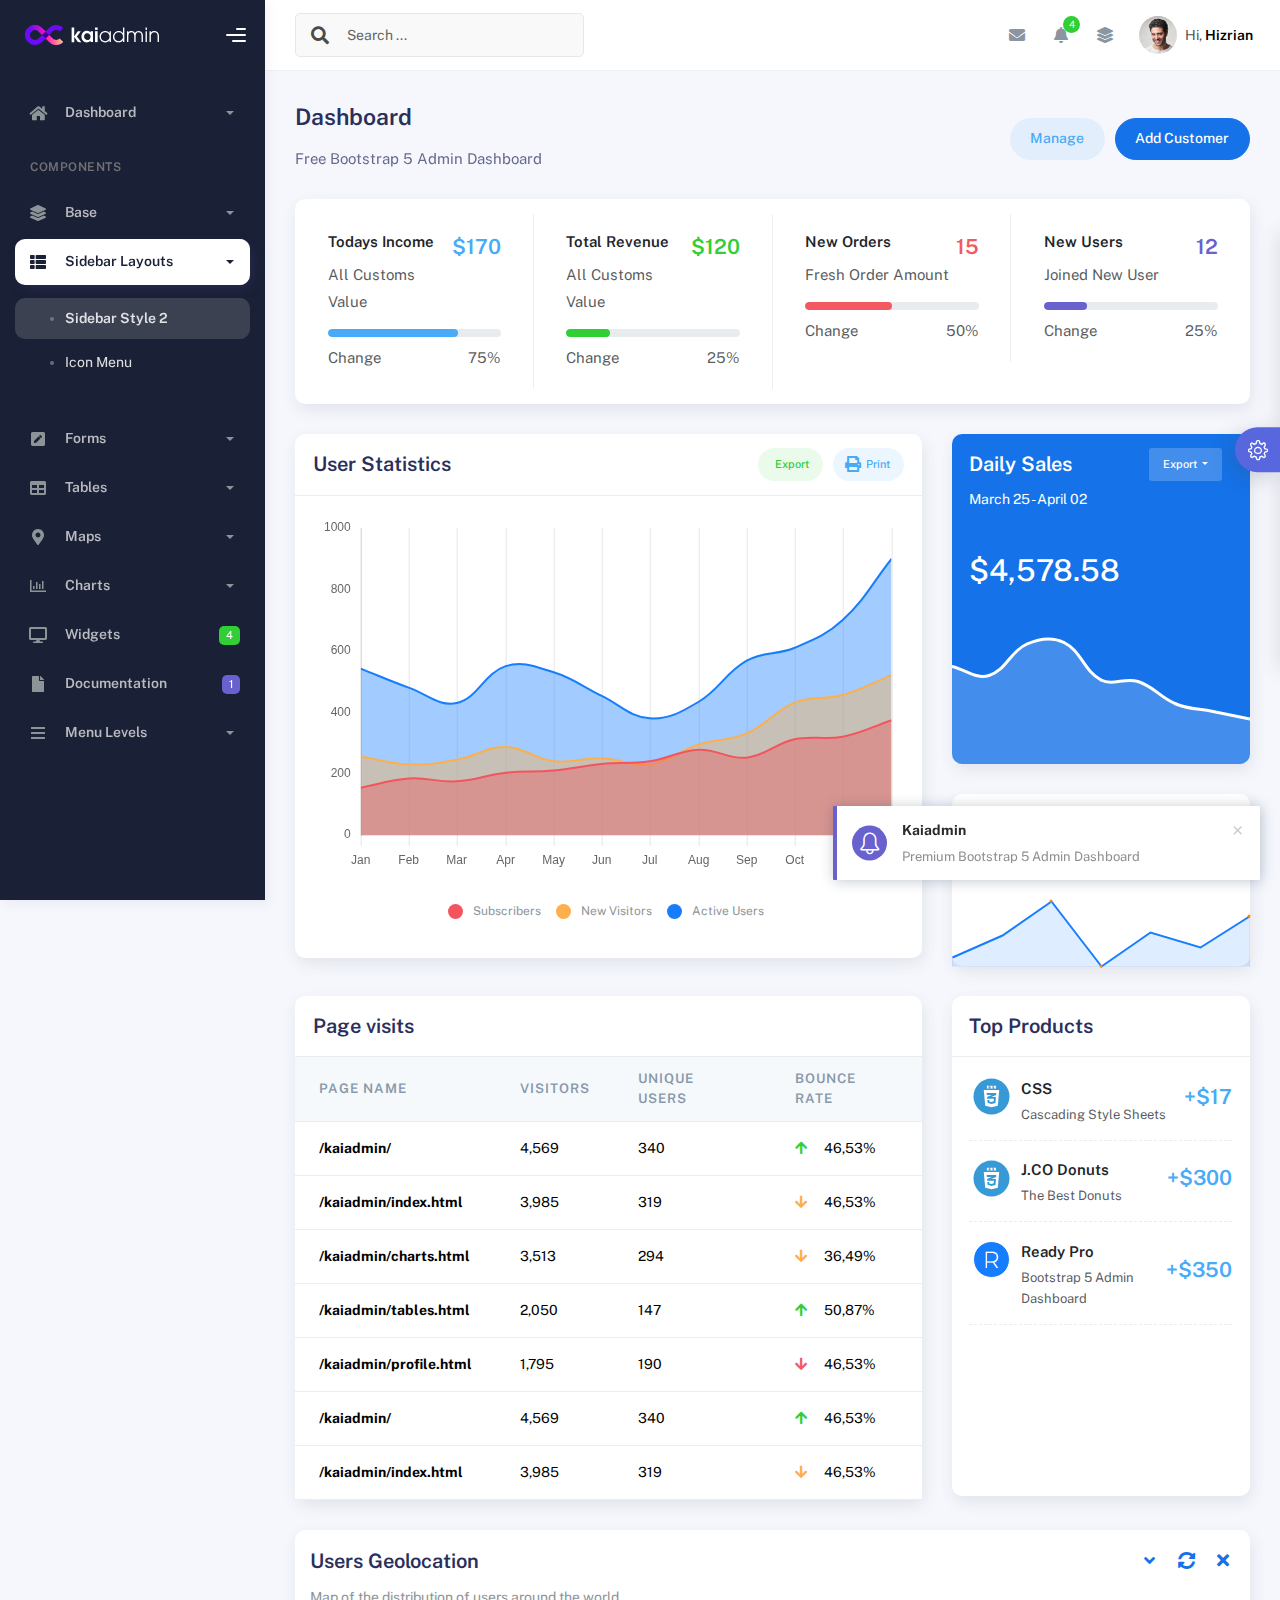
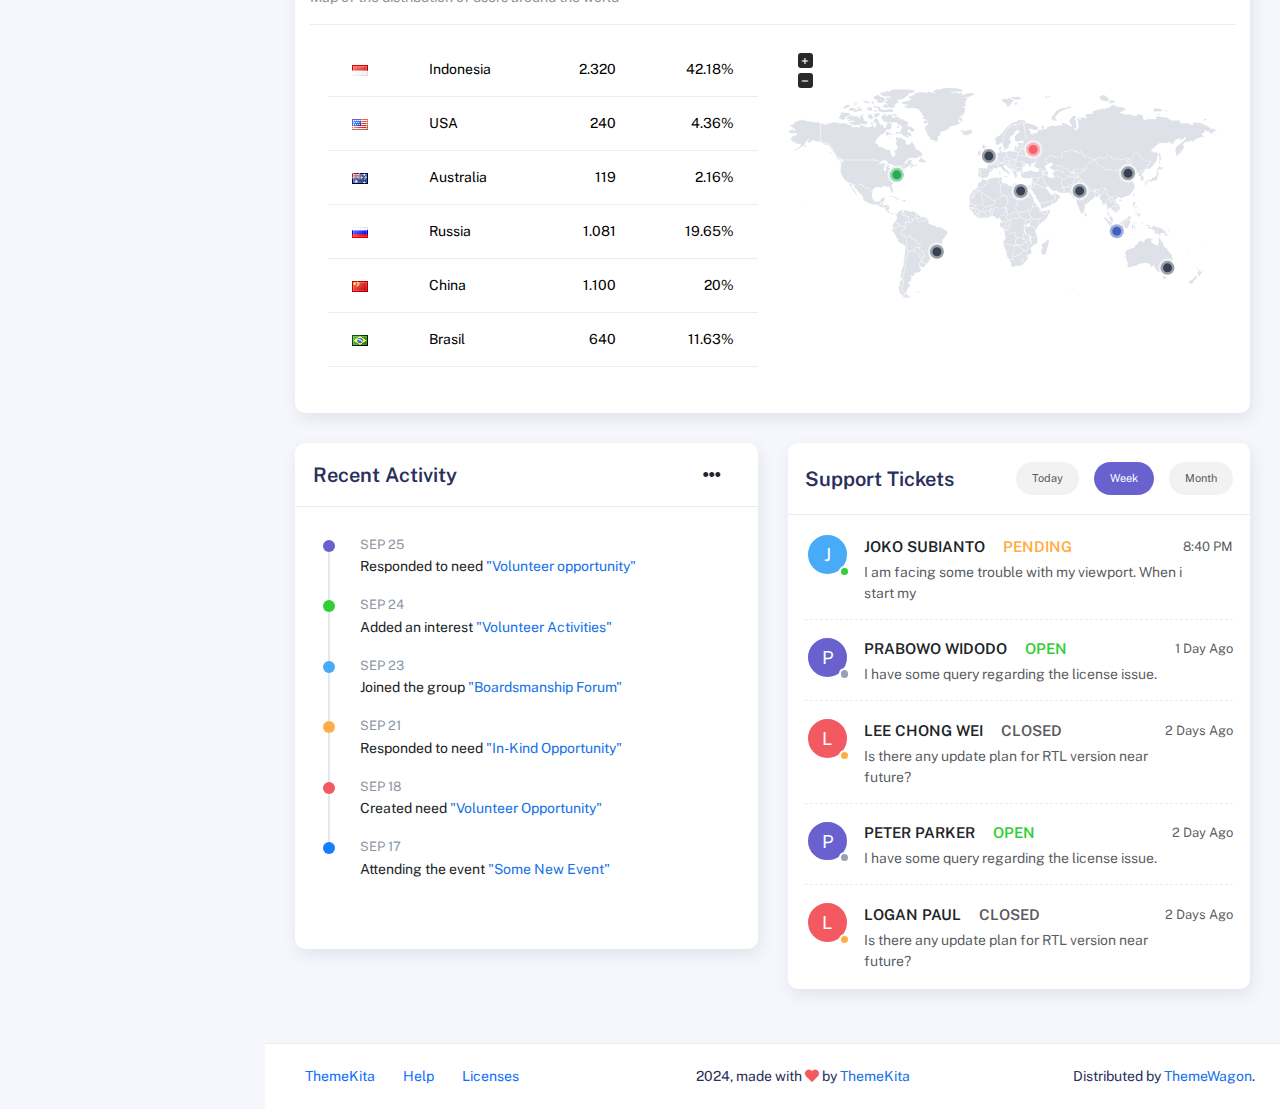
<file: wwwroot/sidebar-style-2.html>
<!DOCTYPE html>
<html lang="en">
  <head>
    <meta http-equiv="X-UA-Compatible" content="IE=edge" />
    <title>Kaiadmin - Bootstrap 5 Admin Dashboard</title>
    <meta
      content="width=device-width, initial-scale=1.0, shrink-to-fit=no"
      name="viewport"
    />
    <link
      rel="icon"
      href="assets/img/kaiadmin/favicon.ico"
      type="image/x-icon"
    />

    <!-- Fonts and icons -->
    <script src="assets/js/plugin/webfont/webfont.min.js"></script>
    <script>
      WebFont.load({
        google: { families: ["Public Sans:300,400,500,600,700"] },
        custom: {
          families: [
            "Font Awesome 5 Solid",
            "Font Awesome 5 Regular",
            "Font Awesome 5 Brands",
            "simple-line-icons",
          ],
          urls: ["assets/css/fonts.min.css"],
        },
        active: function () {
          sessionStorage.fonts = true;
        },
      });
    </script>

    <!-- CSS Files -->
    <link rel="stylesheet" href="assets/css/bootstrap.min.css" />
    <link rel="stylesheet" href="assets/css/plugins.min.css" />
    <link rel="stylesheet" href="assets/css/kaiadmin.min.css" />

    <!-- CSS Just for demo purpose, don't include it in your project -->
    <link rel="stylesheet" href="assets/css/demo.css" />
  </head>
  <body>
    <div class="wrapper">
      <!-- Sidebar -->
      <div class="sidebar sidebar-style-2" data-background-color="dark">
        <div class="sidebar-logo">
          <!-- Logo Header -->
          <div class="logo-header" data-background-color="dark">
            <a href="index.html" class="logo">
              <img
                src="assets/img/kaiadmin/logo_light.svg"
                alt="navbar brand"
                class="navbar-brand"
                height="20"
              />
            </a>
            <div class="nav-toggle">
              <button class="btn btn-toggle toggle-sidebar">
                <i class="gg-menu-right"></i>
              </button>
              <button class="btn btn-toggle sidenav-toggler">
                <i class="gg-menu-left"></i>
              </button>
            </div>
            <button class="topbar-toggler more">
              <i class="gg-more-vertical-alt"></i>
            </button>
          </div>
          <!-- End Logo Header -->
        </div>
        <div class="sidebar-wrapper scrollbar scrollbar-inner">
          <div class="sidebar-content">
            <ul class="nav nav-secondary">
              <li class="nav-item">
                <a
                  data-bs-toggle="collapse"
                  href="#dashboard"
                  class="collapsed"
                  aria-expanded="false"
                >
                  <i class="fas fa-home"></i>
                  <p>Dashboard</p>
                  <span class="caret"></span>
                </a>
                <div class="collapse" id="dashboard">
                  <ul class="nav nav-collapse">
                    <li>
                      <a href="../demo1/index.html">
                        <span class="sub-item">Dashboard 1</span>
                      </a>
                    </li>
                  </ul>
                </div>
              </li>
              <li class="nav-section">
                <span class="sidebar-mini-icon">
                  <i class="fa fa-ellipsis-h"></i>
                </span>
                <h4 class="text-section">Components</h4>
              </li>
              <li class="nav-item">
                <a data-bs-toggle="collapse" href="#base">
                  <i class="fas fa-layer-group"></i>
                  <p>Base</p>
                  <span class="caret"></span>
                </a>
                <div class="collapse" id="base">
                  <ul class="nav nav-collapse">
                    <li>
                      <a href="components/avatars.html">
                        <span class="sub-item">Avatars</span>
                      </a>
                    </li>
                    <li>
                      <a href="components/buttons.html">
                        <span class="sub-item">Buttons</span>
                      </a>
                    </li>
                    <li>
                      <a href="components/gridsystem.html">
                        <span class="sub-item">Grid System</span>
                      </a>
                    </li>
                    <li>
                      <a href="components/panels.html">
                        <span class="sub-item">Panels</span>
                      </a>
                    </li>
                    <li>
                      <a href="components/notifications.html">
                        <span class="sub-item">Notifications</span>
                      </a>
                    </li>
                    <li>
                      <a href="components/sweetalert.html">
                        <span class="sub-item">Sweet Alert</span>
                      </a>
                    </li>
                    <li>
                      <a href="components/font-awesome-icons.html">
                        <span class="sub-item">Font Awesome Icons</span>
                      </a>
                    </li>
                    <li>
                      <a href="components/simple-line-icons.html">
                        <span class="sub-item">Simple Line Icons</span>
                      </a>
                    </li>
                    <li>
                      <a href="components/typography.html">
                        <span class="sub-item">Typography</span>
                      </a>
                    </li>
                  </ul>
                </div>
              </li>
              <li class="nav-item active submenu">
                <a data-bs-toggle="collapse" href="#sidebarLayouts">
                  <i class="fas fa-th-list"></i>
                  <p>Sidebar Layouts</p>
                  <span class="caret"></span>
                </a>
                <div class="collapse show" id="sidebarLayouts">
                  <ul class="nav nav-collapse">
                    <li class="active">
                      <a href="sidebar-style-2.html">
                        <span class="sub-item">Sidebar Style 2</span>
                      </a>
                    </li>
                    <li>
                      <a href="icon-menu.html">
                        <span class="sub-item">Icon Menu</span>
                      </a>
                    </li>
                  </ul>
                </div>
              </li>
              <li class="nav-item">
                <a data-bs-toggle="collapse" href="#forms">
                  <i class="fas fa-pen-square"></i>
                  <p>Forms</p>
                  <span class="caret"></span>
                </a>
                <div class="collapse" id="forms">
                  <ul class="nav nav-collapse">
                    <li>
                      <a href="forms/forms.html">
                        <span class="sub-item">Basic Form</span>
                      </a>
                    </li>
                  </ul>
                </div>
              </li>
              <li class="nav-item">
                <a data-bs-toggle="collapse" href="#tables">
                  <i class="fas fa-table"></i>
                  <p>Tables</p>
                  <span class="caret"></span>
                </a>
                <div class="collapse" id="tables">
                  <ul class="nav nav-collapse">
                    <li>
                      <a href="tables/tables.html">
                        <span class="sub-item">Basic Table</span>
                      </a>
                    </li>
                    <li>
                      <a href="tables/datatables.html">
                        <span class="sub-item">Datatables</span>
                      </a>
                    </li>
                  </ul>
                </div>
              </li>
              <li class="nav-item">
                <a data-bs-toggle="collapse" href="#maps">
                  <i class="fas fa-map-marker-alt"></i>
                  <p>Maps</p>
                  <span class="caret"></span>
                </a>
                <div class="collapse" id="maps">
                  <ul class="nav nav-collapse">
                    <li>
                      <a href="maps/googlemaps.html">
                        <span class="sub-item">Google Maps</span>
                      </a>
                    </li>
                    <li>
                      <a href="maps/jsvectormap.html">
                        <span class="sub-item">Jsvectormap</span>
                      </a>
                    </li>
                  </ul>
                </div>
              </li>
              <li class="nav-item">
                <a data-bs-toggle="collapse" href="#charts">
                  <i class="far fa-chart-bar"></i>
                  <p>Charts</p>
                  <span class="caret"></span>
                </a>
                <div class="collapse" id="charts">
                  <ul class="nav nav-collapse">
                    <li>
                      <a href="charts/charts.html">
                        <span class="sub-item">Chart Js</span>
                      </a>
                    </li>
                    <li>
                      <a href="charts/sparkline.html">
                        <span class="sub-item">Sparkline</span>
                      </a>
                    </li>
                  </ul>
                </div>
              </li>
              <li class="nav-item">
                <a href="widgets.html">
                  <i class="fas fa-desktop"></i>
                  <p>Widgets</p>
                  <span class="badge badge-success">4</span>
                </a>
              </li>
              <li class="nav-item">
                <a href="../../documentation/index.html">
                  <i class="fas fa-file"></i>
                  <p>Documentation</p>
                  <span class="badge badge-secondary">1</span>
                </a>
              </li>
              <li class="nav-item">
                <a data-bs-toggle="collapse" href="#submenu">
                  <i class="fas fa-bars"></i>
                  <p>Menu Levels</p>
                  <span class="caret"></span>
                </a>
                <div class="collapse" id="submenu">
                  <ul class="nav nav-collapse">
                    <li>
                      <a data-bs-toggle="collapse" href="#subnav1">
                        <span class="sub-item">Level 1</span>
                        <span class="caret"></span>
                      </a>
                      <div class="collapse" id="subnav1">
                        <ul class="nav nav-collapse subnav">
                          <li>
                            <a href="#">
                              <span class="sub-item">Level 2</span>
                            </a>
                          </li>
                          <li>
                            <a href="#">
                              <span class="sub-item">Level 2</span>
                            </a>
                          </li>
                        </ul>
                      </div>
                    </li>
                    <li>
                      <a data-bs-toggle="collapse" href="#subnav2">
                        <span class="sub-item">Level 1</span>
                        <span class="caret"></span>
                      </a>
                      <div class="collapse" id="subnav2">
                        <ul class="nav nav-collapse subnav">
                          <li>
                            <a href="#">
                              <span class="sub-item">Level 2</span>
                            </a>
                          </li>
                        </ul>
                      </div>
                    </li>
                    <li>
                      <a href="#">
                        <span class="sub-item">Level 1</span>
                      </a>
                    </li>
                  </ul>
                </div>
              </li>
            </ul>
          </div>
        </div>
      </div>
      <!-- End Sidebar -->

      <div class="main-panel">
        <div class="main-header">
          <div class="main-header-logo">
            <!-- Logo Header -->
            <div class="logo-header" data-background-color="dark">
              <a href="index.html" class="logo">
                <img
                  src="assets/img/kaiadmin/logo_light.svg"
                  alt="navbar brand"
                  class="navbar-brand"
                  height="20"
                />
              </a>
              <div class="nav-toggle">
                <button class="btn btn-toggle toggle-sidebar">
                  <i class="gg-menu-right"></i>
                </button>
                <button class="btn btn-toggle sidenav-toggler">
                  <i class="gg-menu-left"></i>
                </button>
              </div>
              <button class="topbar-toggler more">
                <i class="gg-more-vertical-alt"></i>
              </button>
            </div>
            <!-- End Logo Header -->
          </div>
          <!-- Navbar Header -->
          <nav
            class="navbar navbar-header navbar-header-transparent navbar-expand-lg border-bottom"
          >
            <div class="container-fluid">
              <nav
                class="navbar navbar-header-left navbar-expand-lg navbar-form nav-search p-0 d-none d-lg-flex"
              >
                <div class="input-group">
                  <div class="input-group-prepend">
                    <button type="submit" class="btn btn-search pe-1">
                      <i class="fa fa-search search-icon"></i>
                    </button>
                  </div>
                  <input
                    type="text"
                    placeholder="Search ..."
                    class="form-control"
                  />
                </div>
              </nav>

              <ul class="navbar-nav topbar-nav ms-md-auto align-items-center">
                <li
                  class="nav-item topbar-icon dropdown hidden-caret d-flex d-lg-none"
                >
                  <a
                    class="nav-link dropdown-toggle"
                    data-bs-toggle="dropdown"
                    href="#"
                    role="button"
                    aria-expanded="false"
                    aria-haspopup="true"
                  >
                    <i class="fa fa-search"></i>
                  </a>
                  <ul class="dropdown-menu dropdown-search animated fadeIn">
                    <form class="navbar-left navbar-form nav-search">
                      <div class="input-group">
                        <input
                          type="text"
                          placeholder="Search ..."
                          class="form-control"
                        />
                      </div>
                    </form>
                  </ul>
                </li>
                <li class="nav-item topbar-icon dropdown hidden-caret">
                  <a
                    class="nav-link dropdown-toggle"
                    href="#"
                    id="messageDropdown"
                    role="button"
                    data-bs-toggle="dropdown"
                    aria-haspopup="true"
                    aria-expanded="false"
                  >
                    <i class="fa fa-envelope"></i>
                  </a>
                  <ul
                    class="dropdown-menu messages-notif-box animated fadeIn"
                    aria-labelledby="messageDropdown"
                  >
                    <li>
                      <div
                        class="dropdown-title d-flex justify-content-between align-items-center"
                      >
                        Messages
                        <a href="#" class="small">Mark all as read</a>
                      </div>
                    </li>
                    <li>
                      <div class="message-notif-scroll scrollbar-outer">
                        <div class="notif-center">
                          <a href="#">
                            <div class="notif-img">
                              <img
                                src="assets/img/jm_denis.jpg"
                                alt="Img Profile"
                              />
                            </div>
                            <div class="notif-content">
                              <span class="subject">Jimmy Denis</span>
                              <span class="block"> How are you ? </span>
                              <span class="time">5 minutes ago</span>
                            </div>
                          </a>
                          <a href="#">
                            <div class="notif-img">
                              <img
                                src="assets/img/chadengle.jpg"
                                alt="Img Profile"
                              />
                            </div>
                            <div class="notif-content">
                              <span class="subject">Chad</span>
                              <span class="block"> Ok, Thanks ! </span>
                              <span class="time">12 minutes ago</span>
                            </div>
                          </a>
                          <a href="#">
                            <div class="notif-img">
                              <img
                                src="assets/img/mlane.jpg"
                                alt="Img Profile"
                              />
                            </div>
                            <div class="notif-content">
                              <span class="subject">Jhon Doe</span>
                              <span class="block">
                                Ready for the meeting today...
                              </span>
                              <span class="time">12 minutes ago</span>
                            </div>
                          </a>
                          <a href="#">
                            <div class="notif-img">
                              <img
                                src="assets/img/talha.jpg"
                                alt="Img Profile"
                              />
                            </div>
                            <div class="notif-content">
                              <span class="subject">Talha</span>
                              <span class="block"> Hi, Apa Kabar ? </span>
                              <span class="time">17 minutes ago</span>
                            </div>
                          </a>
                        </div>
                      </div>
                    </li>
                    <li>
                      <a class="see-all" href="javascript:void(0);"
                        >See all messages<i class="fa fa-angle-right"></i>
                      </a>
                    </li>
                  </ul>
                </li>
                <li class="nav-item topbar-icon dropdown hidden-caret">
                  <a
                    class="nav-link dropdown-toggle"
                    href="#"
                    id="notifDropdown"
                    role="button"
                    data-bs-toggle="dropdown"
                    aria-haspopup="true"
                    aria-expanded="false"
                  >
                    <i class="fa fa-bell"></i>
                    <span class="notification">4</span>
                  </a>
                  <ul
                    class="dropdown-menu notif-box animated fadeIn"
                    aria-labelledby="notifDropdown"
                  >
                    <li>
                      <div class="dropdown-title">
                        You have 4 new notification
                      </div>
                    </li>
                    <li>
                      <div class="notif-scroll scrollbar-outer">
                        <div class="notif-center">
                          <a href="#">
                            <div class="notif-icon notif-primary">
                              <i class="fa fa-user-plus"></i>
                            </div>
                            <div class="notif-content">
                              <span class="block"> New user registered </span>
                              <span class="time">5 minutes ago</span>
                            </div>
                          </a>
                          <a href="#">
                            <div class="notif-icon notif-success">
                              <i class="fa fa-comment"></i>
                            </div>
                            <div class="notif-content">
                              <span class="block">
                                Rahmad commented on Admin
                              </span>
                              <span class="time">12 minutes ago</span>
                            </div>
                          </a>
                          <a href="#">
                            <div class="notif-img">
                              <img
                                src="assets/img/profile2.jpg"
                                alt="Img Profile"
                              />
                            </div>
                            <div class="notif-content">
                              <span class="block">
                                Reza send messages to you
                              </span>
                              <span class="time">12 minutes ago</span>
                            </div>
                          </a>
                          <a href="#">
                            <div class="notif-icon notif-danger">
                              <i class="fa fa-heart"></i>
                            </div>
                            <div class="notif-content">
                              <span class="block"> Farrah liked Admin </span>
                              <span class="time">17 minutes ago</span>
                            </div>
                          </a>
                        </div>
                      </div>
                    </li>
                    <li>
                      <a class="see-all" href="javascript:void(0);"
                        >See all notifications<i class="fa fa-angle-right"></i>
                      </a>
                    </li>
                  </ul>
                </li>
                <li class="nav-item topbar-icon dropdown hidden-caret">
                  <a
                    class="nav-link"
                    data-bs-toggle="dropdown"
                    href="#"
                    aria-expanded="false"
                  >
                    <i class="fas fa-layer-group"></i>
                  </a>
                  <div class="dropdown-menu quick-actions animated fadeIn">
                    <div class="quick-actions-header">
                      <span class="title mb-1">Quick Actions</span>
                      <span class="subtitle op-7">Shortcuts</span>
                    </div>
                    <div class="quick-actions-scroll scrollbar-outer">
                      <div class="quick-actions-items">
                        <div class="row m-0">
                          <a class="col-6 col-md-4 p-0" href="#">
                            <div class="quick-actions-item">
                              <div class="avatar-item bg-danger rounded-circle">
                                <i class="far fa-calendar-alt"></i>
                              </div>
                              <span class="text">Calendar</span>
                            </div>
                          </a>
                          <a class="col-6 col-md-4 p-0" href="#">
                            <div class="quick-actions-item">
                              <div
                                class="avatar-item bg-warning rounded-circle"
                              >
                                <i class="fas fa-map"></i>
                              </div>
                              <span class="text">Maps</span>
                            </div>
                          </a>
                          <a class="col-6 col-md-4 p-0" href="#">
                            <div class="quick-actions-item">
                              <div class="avatar-item bg-info rounded-circle">
                                <i class="fas fa-file-excel"></i>
                              </div>
                              <span class="text">Reports</span>
                            </div>
                          </a>
                          <a class="col-6 col-md-4 p-0" href="#">
                            <div class="quick-actions-item">
                              <div
                                class="avatar-item bg-success rounded-circle"
                              >
                                <i class="fas fa-envelope"></i>
                              </div>
                              <span class="text">Emails</span>
                            </div>
                          </a>
                          <a class="col-6 col-md-4 p-0" href="#">
                            <div class="quick-actions-item">
                              <div
                                class="avatar-item bg-primary rounded-circle"
                              >
                                <i class="fas fa-file-invoice-dollar"></i>
                              </div>
                              <span class="text">Invoice</span>
                            </div>
                          </a>
                          <a class="col-6 col-md-4 p-0" href="#">
                            <div class="quick-actions-item">
                              <div
                                class="avatar-item bg-secondary rounded-circle"
                              >
                                <i class="fas fa-credit-card"></i>
                              </div>
                              <span class="text">Payments</span>
                            </div>
                          </a>
                        </div>
                      </div>
                    </div>
                  </div>
                </li>

                <li class="nav-item topbar-user dropdown hidden-caret">
                  <a
                    class="dropdown-toggle profile-pic"
                    data-bs-toggle="dropdown"
                    href="#"
                    aria-expanded="false"
                  >
                    <div class="avatar-sm">
                      <img
                        src="assets/img/profile.jpg"
                        alt="..."
                        class="avatar-img rounded-circle"
                      />
                    </div>
                    <span class="profile-username">
                      <span class="op-7">Hi,</span>
                      <span class="fw-bold">Hizrian</span>
                    </span>
                  </a>
                  <ul class="dropdown-menu dropdown-user animated fadeIn">
                    <div class="dropdown-user-scroll scrollbar-outer">
                      <li>
                        <div class="user-box">
                          <div class="avatar-lg">
                            <img
                              src="assets/img/profile.jpg"
                              alt="image profile"
                              class="avatar-img rounded"
                            />
                          </div>
                          <div class="u-text">
                            <h4>Hizrian</h4>
                            <p class="text-muted">hello@example.com</p>
                            <a
                              href="profile.html"
                              class="btn btn-xs btn-secondary btn-sm"
                              >View Profile</a
                            >
                          </div>
                        </div>
                      </li>
                      <li>
                        <div class="dropdown-divider"></div>
                        <a class="dropdown-item" href="#">My Profile</a>
                        <a class="dropdown-item" href="#">My Balance</a>
                        <a class="dropdown-item" href="#">Inbox</a>
                        <div class="dropdown-divider"></div>
                        <a class="dropdown-item" href="#">Account Setting</a>
                        <div class="dropdown-divider"></div>
                        <a class="dropdown-item" href="#">Logout</a>
                      </li>
                    </div>
                  </ul>
                </li>
              </ul>
            </div>
          </nav>
          <!-- End Navbar -->
        </div>

        <div class="container">
          <div class="page-inner">
            <div
              class="d-flex align-items-left align-items-md-center flex-column flex-md-row pt-2 pb-4"
            >
              <div>
                <h3 class="fw-bold mb-3">Dashboard</h3>
                <h6 class="op-7 mb-2">Free Bootstrap 5 Admin Dashboard</h6>
              </div>
              <div class="ms-md-auto py-2 py-md-0">
                <a href="#" class="btn btn-label-info btn-round me-2">Manage</a>
                <a href="#" class="btn btn-primary btn-round">Add Customer</a>
              </div>
            </div>
            <div class="row row-card-no-pd">
              <div class="col-12 col-sm-6 col-md-6 col-xl-3">
                <div class="card">
                  <div class="card-body">
                    <div class="d-flex justify-content-between">
                      <div>
                        <h6><b>Todays Income</b></h6>
                        <p class="text-muted">All Customs Value</p>
                      </div>
                      <h4 class="text-info fw-bold">$170</h4>
                    </div>
                    <div class="progress progress-sm">
                      <div
                        class="progress-bar bg-info w-75"
                        role="progressbar"
                        aria-valuenow="75"
                        aria-valuemin="0"
                        aria-valuemax="100"
                      ></div>
                    </div>
                    <div class="d-flex justify-content-between mt-2">
                      <p class="text-muted mb-0">Change</p>
                      <p class="text-muted mb-0">75%</p>
                    </div>
                  </div>
                </div>
              </div>
              <div class="col-12 col-sm-6 col-md-6 col-xl-3">
                <div class="card">
                  <div class="card-body">
                    <div class="d-flex justify-content-between">
                      <div>
                        <h6><b>Total Revenue</b></h6>
                        <p class="text-muted">All Customs Value</p>
                      </div>
                      <h4 class="text-success fw-bold">$120</h4>
                    </div>
                    <div class="progress progress-sm">
                      <div
                        class="progress-bar bg-success w-25"
                        role="progressbar"
                        aria-valuenow="25"
                        aria-valuemin="0"
                        aria-valuemax="100"
                      ></div>
                    </div>
                    <div class="d-flex justify-content-between mt-2">
                      <p class="text-muted mb-0">Change</p>
                      <p class="text-muted mb-0">25%</p>
                    </div>
                  </div>
                </div>
              </div>
              <div class="col-12 col-sm-6 col-md-6 col-xl-3">
                <div class="card">
                  <div class="card-body">
                    <div class="d-flex justify-content-between">
                      <div>
                        <h6><b>New Orders</b></h6>
                        <p class="text-muted">Fresh Order Amount</p>
                      </div>
                      <h4 class="text-danger fw-bold">15</h4>
                    </div>
                    <div class="progress progress-sm">
                      <div
                        class="progress-bar bg-danger w-50"
                        role="progressbar"
                        aria-valuenow="50"
                        aria-valuemin="0"
                        aria-valuemax="100"
                      ></div>
                    </div>
                    <div class="d-flex justify-content-between mt-2">
                      <p class="text-muted mb-0">Change</p>
                      <p class="text-muted mb-0">50%</p>
                    </div>
                  </div>
                </div>
              </div>
              <div class="col-12 col-sm-6 col-md-6 col-xl-3">
                <div class="card">
                  <div class="card-body">
                    <div class="d-flex justify-content-between">
                      <div>
                        <h6><b>New Users</b></h6>
                        <p class="text-muted">Joined New User</p>
                      </div>
                      <h4 class="text-secondary fw-bold">12</h4>
                    </div>
                    <div class="progress progress-sm">
                      <div
                        class="progress-bar bg-secondary w-25"
                        role="progressbar"
                        aria-valuenow="25"
                        aria-valuemin="0"
                        aria-valuemax="100"
                      ></div>
                    </div>
                    <div class="d-flex justify-content-between mt-2">
                      <p class="text-muted mb-0">Change</p>
                      <p class="text-muted mb-0">25%</p>
                    </div>
                  </div>
                </div>
              </div>
            </div>
            <div class="row">
              <div class="col-md-8">
                <div class="card">
                  <div class="card-header">
                    <div class="card-head-row">
                      <div class="card-title">User Statistics</div>
                      <div class="card-tools">
                        <a
                          href="#"
                          class="btn btn-label-success btn-round btn-sm me-2"
                        >
                          <span class="btn-label">
                            <i class="fa fa-pencil"></i>
                          </span>
                          Export
                        </a>
                        <a href="#" class="btn btn-label-info btn-round btn-sm">
                          <span class="btn-label">
                            <i class="fa fa-print"></i>
                          </span>
                          Print
                        </a>
                      </div>
                    </div>
                  </div>
                  <div class="card-body">
                    <div class="chart-container" style="min-height: 375px">
                      <canvas id="statisticsChart"></canvas>
                    </div>
                    <div id="myChartLegend"></div>
                  </div>
                </div>
              </div>
              <div class="col-md-4">
                <div class="card card-primary">
                  <div class="card-header">
                    <div class="card-head-row">
                      <div class="card-title">Daily Sales</div>
                      <div class="card-tools">
                        <div class="dropdown">
                          <button
                            class="btn btn-sm btn-label-light dropdown-toggle"
                            type="button"
                            id="dropdownMenuButton"
                            data-bs-toggle="dropdown"
                            aria-haspopup="true"
                            aria-expanded="false"
                          >
                            Export
                          </button>
                          <div
                            class="dropdown-menu"
                            aria-labelledby="dropdownMenuButton"
                          >
                            <a class="dropdown-item" href="#">Action</a>
                            <a class="dropdown-item" href="#">Another action</a>
                            <a class="dropdown-item" href="#"
                              >Something else here</a
                            >
                          </div>
                        </div>
                      </div>
                    </div>
                    <div class="card-category">March 25 - April 02</div>
                  </div>
                  <div class="card-body pb-0">
                    <div class="mb-4 mt-2">
                      <h1>$4,578.58</h1>
                    </div>
                    <div class="pull-in">
                      <canvas id="dailySalesChart"></canvas>
                    </div>
                  </div>
                </div>
                <div class="card">
                  <div class="card-body pb-0">
                    <div class="h1 fw-bold float-end text-primary">+5%</div>
                    <h2 class="mb-2">17</h2>
                    <p class="text-muted">Users online</p>
                    <div class="pull-in sparkline-fix">
                      <div id="lineChart"></div>
                    </div>
                  </div>
                </div>
              </div>
            </div>
            <!-- <div class="row">
						<div class="col-md-4">
							<div class="card">
								<div class="card-body pb-0">
									<div class="h1 fw-bold float-end text-primary">+5%</div>
									<h2 class="mb-2">17</h2>
									<p class="text-muted">Users online</p>
									<div class="pull-in sparkline-fix">
										<div id="lineChart"></div>
									</div>
								</div>
							</div>
						</div>
						<div class="col-md-4">
							<div class="card">
								<div class="card-body pb-0">
									<div class="h1 fw-bold float-end text-danger">-3%</div>
									<h2 class="mb-2">27</h2>
									<p class="text-muted">New Users</p>
									<div class="pull-in sparkline-fix">
										<div id="lineChart2"></div>
									</div>
								</div>
							</div>
						</div>
						<div class="col-md-4">
							<div class="card">
								<div class="card-body pb-0">
									<div class="h1 fw-bold float-end text-warning">+7%</div>
									<h2 class="mb-2">213</h2>
									<p class="text-muted">Transactions</p>
									<div class="pull-in sparkline-fix">
										<div id="lineChart3"></div>
									</div>
								</div>
							</div>
						</div>
					</div> -->
            <!-- <div class="row">
						<div class="col-md-4">
							<div class="card">
								<div class="card-header">
									<div class="card-title">Top Products</div>
								</div>
								<div class="card-body pb-0">
									<div class="d-flex">
										<div class="avatar">
											<img src="assets/img/logoproduct.svg" alt="..." class="avatar-img rounded-circle">
										</div>
										<div class="flex-1 pt-1 ms-2">
											<h6 class="fw-bold mb-1">CSS</h6>
											<small class="text-muted">Cascading Style Sheets</small>
										</div>
										<div class="d-flex ms-auto align-items-center">
											<h4 class="text-info fw-bold">+$17</h4>
										</div>
									</div>
									<div class="separator-dashed"></div>
									<div class="d-flex">
										<div class="avatar">
											<img src="assets/img/logoproduct.svg" alt="..." class="avatar-img rounded-circle">
										</div>
										<div class="flex-1 pt-1 ms-2">
											<h6 class="fw-bold mb-1">J.CO Donuts</h6>
											<small class="text-muted">The Best Donuts</small>
										</div>
										<div class="d-flex ms-auto align-items-center">
											<h4 class="text-info fw-bold">+$300</h4>
										</div>
									</div>
									<div class="separator-dashed"></div>
									<div class="d-flex">
										<div class="avatar">
											<img src="assets/img/logoproduct3.svg" alt="..." class="avatar-img rounded-circle">
										</div>
										<div class="flex-1 pt-1 ms-2">
											<h6 class="fw-bold mb-1">Ready Pro</h6>
											<small class="text-muted">Bootstrap 5 Admin Dashboard</small>
										</div>
										<div class="d-flex ms-auto align-items-center">
											<h4 class="text-info fw-bold">+$350</h4>
										</div>
									</div>
									<div class="separator-dashed"></div>
									<div class="pull-in">
										<canvas id="topProductsChart"></canvas>
									</div>
								</div>
							</div>
						</div>
						<div class="col-md-4">
							<div class="card">
								<div class="card-body">
									<div class="card-title fw-mediumbold">Suggested People</div>
									<div class="card-list">
										<div class="item-list">
											<div class="avatar">
												<img src="assets/img/jm_denis.jpg" alt="..." class="avatar-img rounded-circle">
											</div>
											<div class="info-user ms-3">
												<div class="username">Jimmy Denis</div>
												<div class="status">Graphic Designer</div>
											</div>
											<button class="btn btn-icon btn-primary btn-round btn-xs">
												<i class="fa fa-plus"></i>
											</button>
										</div>
										<div class="item-list">
											<div class="avatar">
												<img src="assets/img/chadengle.jpg" alt="..." class="avatar-img rounded-circle">
											</div>
											<div class="info-user ms-3">
												<div class="username">Chad</div>
												<div class="status">CEO Zeleaf</div>
											</div>
											<button class="btn btn-icon btn-primary btn-round btn-xs">
												<i class="fa fa-plus"></i>
											</button>
										</div>
										<div class="item-list">
											<div class="avatar">
												<img src="assets/img/talha.jpg" alt="..." class="avatar-img rounded-circle">
											</div>
											<div class="info-user ms-3">
												<div class="username">Talha</div>
												<div class="status">Front End Designer</div>
											</div>
											<button class="btn btn-icon btn-primary btn-round btn-xs">
												<i class="fa fa-plus"></i>
											</button>
										</div>
										<div class="item-list">
											<div class="avatar">
												<img src="assets/img/mlane.jpg" alt="..." class="avatar-img rounded-circle">
											</div>
											<div class="info-user ms-3">
												<div class="username">John Doe</div>
												<div class="status">Back End Developer</div>
											</div>
											<button class="btn btn-icon btn-primary btn-round btn-xs">
												<i class="fa fa-plus"></i>
											</button>
										</div>
										<div class="item-list">
											<div class="avatar">
												<img src="assets/img/talha.jpg" alt="..." class="avatar-img rounded-circle">
											</div>
											<div class="info-user ms-3">
												<div class="username">Talha</div>
												<div class="status">Front End Designer</div>
											</div>
											<button class="btn btn-icon btn-primary btn-round btn-xs">
												<i class="fa fa-plus"></i>
											</button>
										</div>
										<div class="item-list">
											<div class="avatar">
												<img src="assets/img/jm_denis.jpg" alt="..." class="avatar-img rounded-circle">
											</div>
											<div class="info-user ms-3">
												<div class="username">Jimmy Denis</div>
												<div class="status">Graphic Designer</div>
											</div>
											<button class="btn btn-icon btn-primary btn-round btn-xs">
												<i class="fa fa-plus"></i>
											</button>
										</div>
									</div>
								</div>
							</div>
						</div>
						<div class="col-md-4">
							<div class="card card-primary bg-primary-gradient">
								<div class="card-body">
									<h5 class="mt-3 b-b1 pb-2 mb-4 fw-bold">Active user right now</h5>
									<h1 class="mb-4 fw-bold">17</h1>
									<h5 class="mt-3 b-b1 pb-2 mb-5 fw-bold">Page view per minutes</h5>
									<div id="activeUsersChart"></div>
									<h5 class="mt-5 pb-3 mb-0 fw-bold">Top active pages</h5>
									<ul class="list-unstyled">
										<li class="d-flex justify-content-between pb-1 pt-1"><small>/product/readypro/index.html</small> <span>7</span></li>
										<li class="d-flex justify-content-between pb-1 pt-1"><small>/product/kaiadmin/demo.html</small> <span>10</span></li>
									</ul>
								</div>
							</div>
						</div>
					</div> -->
            <div class="row">
              <div class="col-md-8">
                <div class="card">
                  <div class="card-header">
                    <div class="card-title">Page visits</div>
                  </div>
                  <div class="card-body p-0">
                    <div class="table-responsive">
                      <!-- Projects table -->
                      <table class="table align-items-center mb-0">
                        <thead class="thead-light">
                          <tr>
                            <th scope="col">Page name</th>
                            <th scope="col">Visitors</th>
                            <th scope="col">Unique users</th>
                            <th scope="col">Bounce rate</th>
                          </tr>
                        </thead>
                        <tbody>
                          <tr>
                            <th scope="row">/kaiadmin/</th>
                            <td>4,569</td>
                            <td>340</td>
                            <td>
                              <i class="fas fa-arrow-up text-success me-3"></i>
                              46,53%
                            </td>
                          </tr>
                          <tr>
                            <th scope="row">/kaiadmin/index.html</th>
                            <td>3,985</td>
                            <td>319</td>
                            <td>
                              <i
                                class="fas fa-arrow-down text-warning me-3"
                              ></i>
                              46,53%
                            </td>
                          </tr>
                          <tr>
                            <th scope="row">/kaiadmin/charts.html</th>
                            <td>3,513</td>
                            <td>294</td>
                            <td>
                              <i
                                class="fas fa-arrow-down text-warning me-3"
                              ></i>
                              36,49%
                            </td>
                          </tr>
                          <tr>
                            <th scope="row">/kaiadmin/tables.html</th>
                            <td>2,050</td>
                            <td>147</td>
                            <td>
                              <i class="fas fa-arrow-up text-success me-3"></i>
                              50,87%
                            </td>
                          </tr>
                          <tr>
                            <th scope="row">/kaiadmin/profile.html</th>
                            <td>1,795</td>
                            <td>190</td>
                            <td>
                              <i class="fas fa-arrow-down text-danger me-3"></i>
                              46,53%
                            </td>
                          </tr>
                          <tr>
                            <th scope="row">/kaiadmin/</th>
                            <td>4,569</td>
                            <td>340</td>
                            <td>
                              <i class="fas fa-arrow-up text-success me-3"></i>
                              46,53%
                            </td>
                          </tr>
                          <tr>
                            <th scope="row">/kaiadmin/index.html</th>
                            <td>3,985</td>
                            <td>319</td>
                            <td>
                              <i
                                class="fas fa-arrow-down text-warning me-3"
                              ></i>
                              46,53%
                            </td>
                          </tr>
                        </tbody>
                      </table>
                    </div>
                  </div>
                </div>
              </div>
              <div class="col-md-4">
                <div class="card">
                  <div class="card-header">
                    <div class="card-title">Top Products</div>
                  </div>
                  <div class="card-body pb-0">
                    <div class="d-flex">
                      <div class="avatar">
                        <img
                          src="assets/img/logoproduct.svg"
                          alt="..."
                          class="avatar-img rounded-circle"
                        />
                      </div>
                      <div class="flex-1 pt-1 ms-2">
                        <h6 class="fw-bold mb-1">CSS</h6>
                        <small class="text-muted">Cascading Style Sheets</small>
                      </div>
                      <div class="d-flex ms-auto align-items-center">
                        <h4 class="text-info fw-bold">+$17</h4>
                      </div>
                    </div>
                    <div class="separator-dashed"></div>
                    <div class="d-flex">
                      <div class="avatar">
                        <img
                          src="assets/img/logoproduct.svg"
                          alt="..."
                          class="avatar-img rounded-circle"
                        />
                      </div>
                      <div class="flex-1 pt-1 ms-2">
                        <h6 class="fw-bold mb-1">J.CO Donuts</h6>
                        <small class="text-muted">The Best Donuts</small>
                      </div>
                      <div class="d-flex ms-auto align-items-center">
                        <h4 class="text-info fw-bold">+$300</h4>
                      </div>
                    </div>
                    <div class="separator-dashed"></div>
                    <div class="d-flex">
                      <div class="avatar">
                        <img
                          src="assets/img/logoproduct3.svg"
                          alt="..."
                          class="avatar-img rounded-circle"
                        />
                      </div>
                      <div class="flex-1 pt-1 ms-2">
                        <h6 class="fw-bold mb-1">Ready Pro</h6>
                        <small class="text-muted"
                          >Bootstrap 5 Admin Dashboard</small
                        >
                      </div>
                      <div class="d-flex ms-auto align-items-center">
                        <h4 class="text-info fw-bold">+$350</h4>
                      </div>
                    </div>
                    <div class="separator-dashed"></div>
                    <div class="pull-in">
                      <canvas id="topProductsChart"></canvas>
                    </div>
                  </div>
                </div>
              </div>
            </div>
            <div class="row row-card-no-pd">
              <div class="col-md-12">
                <div class="card">
                  <div class="card-header">
                    <div class="card-head-row card-tools-still-right">
                      <h4 class="card-title">Users Geolocation</h4>
                      <div class="card-tools">
                        <button
                          class="btn btn-icon btn-link btn-primary btn-xs"
                        >
                          <span class="fa fa-angle-down"></span>
                        </button>
                        <button
                          class="btn btn-icon btn-link btn-primary btn-xs btn-refresh-card"
                        >
                          <span class="fa fa-sync-alt"></span>
                        </button>
                        <button
                          class="btn btn-icon btn-link btn-primary btn-xs"
                        >
                          <span class="fa fa-times"></span>
                        </button>
                      </div>
                    </div>
                    <p class="card-category">
                      Map of the distribution of users around the world
                    </p>
                  </div>
                  <div class="card-body">
                    <div class="row">
                      <div class="col-md-6">
                        <div class="table-responsive table-hover table-sales">
                          <table class="table">
                            <tbody>
                              <tr>
                                <td>
                                  <div class="flag">
                                    <img
                                      src="assets/img/flags/id.png"
                                      alt="indonesia"
                                    />
                                  </div>
                                </td>
                                <td>Indonesia</td>
                                <td class="text-end">2.320</td>
                                <td class="text-end">42.18%</td>
                              </tr>
                              <tr>
                                <td>
                                  <div class="flag">
                                    <img
                                      src="assets/img/flags/us.png"
                                      alt="united states"
                                    />
                                  </div>
                                </td>
                                <td>USA</td>
                                <td class="text-end">240</td>
                                <td class="text-end">4.36%</td>
                              </tr>
                              <tr>
                                <td>
                                  <div class="flag">
                                    <img
                                      src="assets/img/flags/au.png"
                                      alt="australia"
                                    />
                                  </div>
                                </td>
                                <td>Australia</td>
                                <td class="text-end">119</td>
                                <td class="text-end">2.16%</td>
                              </tr>
                              <tr>
                                <td>
                                  <div class="flag">
                                    <img
                                      src="assets/img/flags/ru.png"
                                      alt="russia"
                                    />
                                  </div>
                                </td>
                                <td>Russia</td>
                                <td class="text-end">1.081</td>
                                <td class="text-end">19.65%</td>
                              </tr>
                              <tr>
                                <td>
                                  <div class="flag">
                                    <img
                                      src="assets/img/flags/cn.png"
                                      alt="china"
                                    />
                                  </div>
                                </td>
                                <td>China</td>
                                <td class="text-end">1.100</td>
                                <td class="text-end">20%</td>
                              </tr>
                              <tr>
                                <td>
                                  <div class="flag">
                                    <img
                                      src="assets/img/flags/br.png"
                                      alt="brazil"
                                    />
                                  </div>
                                </td>
                                <td>Brasil</td>
                                <td class="text-end">640</td>
                                <td class="text-end">11.63%</td>
                              </tr>
                            </tbody>
                          </table>
                        </div>
                      </div>
                      <div class="col-md-6">
                        <div class="mapcontainer">
                          <div
                            id="world-map"
                            class="w-100"
                            style="height: 300px"
                          ></div>
                        </div>
                      </div>
                    </div>
                  </div>
                </div>
              </div>
            </div>
            <div class="row">
              <div class="col-md-6">
                <div class="card">
                  <div class="card-header">
                    <div class="card-head-row card-tools-still-right">
                      <div class="card-title">Recent Activity</div>
                      <div class="card-tools">
                        <div class="dropdown">
                          <button
                            class="btn btn-icon btn-clean"
                            type="button"
                            id="dropdownMenuButton"
                            data-bs-toggle="dropdown"
                            aria-haspopup="true"
                            aria-expanded="false"
                          >
                            <i class="fas fa-ellipsis-h"></i>
                          </button>
                          <div
                            class="dropdown-menu"
                            aria-labelledby="dropdownMenuButton"
                          >
                            <a class="dropdown-item" href="#">Action</a>
                            <a class="dropdown-item" href="#">Another action</a>
                            <a class="dropdown-item" href="#"
                              >Something else here</a
                            >
                          </div>
                        </div>
                      </div>
                    </div>
                  </div>
                  <div class="card-body">
                    <ol class="activity-feed">
                      <li class="feed-item feed-item-secondary">
                        <time class="date" datetime="9-25">Sep 25</time>
                        <span class="text"
                          >Responded to need
                          <a href="#">"Volunteer opportunity"</a></span
                        >
                      </li>
                      <li class="feed-item feed-item-success">
                        <time class="date" datetime="9-24">Sep 24</time>
                        <span class="text"
                          >Added an interest
                          <a href="#">"Volunteer Activities"</a></span
                        >
                      </li>
                      <li class="feed-item feed-item-info">
                        <time class="date" datetime="9-23">Sep 23</time>
                        <span class="text"
                          >Joined the group
                          <a href="single-group.php"
                            >"Boardsmanship Forum"</a
                          ></span
                        >
                      </li>
                      <li class="feed-item feed-item-warning">
                        <time class="date" datetime="9-21">Sep 21</time>
                        <span class="text"
                          >Responded to need
                          <a href="#">"In-Kind Opportunity"</a></span
                        >
                      </li>
                      <li class="feed-item feed-item-danger">
                        <time class="date" datetime="9-18">Sep 18</time>
                        <span class="text"
                          >Created need
                          <a href="#">"Volunteer Opportunity"</a></span
                        >
                      </li>
                      <li class="feed-item">
                        <time class="date" datetime="9-17">Sep 17</time>
                        <span class="text"
                          >Attending the event
                          <a href="single-event.php">"Some New Event"</a></span
                        >
                      </li>
                    </ol>
                  </div>
                </div>
              </div>
              <div class="col-md-6">
                <div class="card">
                  <div class="card-header">
                    <div class="card-head-row">
                      <div class="card-title">Support Tickets</div>
                      <div class="card-tools">
                        <ul
                          class="nav nav-pills nav-secondary nav-pills-no-bd nav-sm"
                          id="pills-tab"
                          role="tablist"
                        >
                          <li class="nav-item">
                            <a
                              class="nav-link"
                              id="pills-today"
                              data-bs-toggle="pill"
                              href="#pills-today"
                              role="tab"
                              aria-selected="true"
                              >Today</a
                            >
                          </li>
                          <li class="nav-item">
                            <a
                              class="nav-link active"
                              id="pills-week"
                              data-bs-toggle="pill"
                              href="#pills-week"
                              role="tab"
                              aria-selected="false"
                              >Week</a
                            >
                          </li>
                          <li class="nav-item">
                            <a
                              class="nav-link"
                              id="pills-month"
                              data-bs-toggle="pill"
                              href="#pills-month"
                              role="tab"
                              aria-selected="false"
                              >Month</a
                            >
                          </li>
                        </ul>
                      </div>
                    </div>
                  </div>
                  <div class="card-body">
                    <div class="d-flex">
                      <div class="avatar avatar-online">
                        <span
                          class="avatar-title rounded-circle border border-white bg-info"
                          >J</span
                        >
                      </div>
                      <div class="flex-1 ms-3 pt-1">
                        <h6 class="text-uppercase fw-bold mb-1">
                          Joko Subianto
                          <span class="text-warning ps-3">pending</span>
                        </h6>
                        <span class="text-muted"
                          >I am facing some trouble with my viewport. When i
                          start my</span
                        >
                      </div>
                      <div class="float-end pt-1">
                        <small class="text-muted">8:40 PM</small>
                      </div>
                    </div>
                    <div class="separator-dashed"></div>
                    <div class="d-flex">
                      <div class="avatar avatar-offline">
                        <span
                          class="avatar-title rounded-circle border border-white bg-secondary"
                          >P</span
                        >
                      </div>
                      <div class="flex-1 ms-3 pt-1">
                        <h6 class="text-uppercase fw-bold mb-1">
                          Prabowo Widodo
                          <span class="text-success ps-3">open</span>
                        </h6>
                        <span class="text-muted"
                          >I have some query regarding the license issue.</span
                        >
                      </div>
                      <div class="float-end pt-1">
                        <small class="text-muted">1 Day Ago</small>
                      </div>
                    </div>
                    <div class="separator-dashed"></div>
                    <div class="d-flex">
                      <div class="avatar avatar-away">
                        <span
                          class="avatar-title rounded-circle border border-white bg-danger"
                          >L</span
                        >
                      </div>
                      <div class="flex-1 ms-3 pt-1">
                        <h6 class="text-uppercase fw-bold mb-1">
                          Lee Chong Wei
                          <span class="text-muted ps-3">closed</span>
                        </h6>
                        <span class="text-muted"
                          >Is there any update plan for RTL version near
                          future?</span
                        >
                      </div>
                      <div class="float-end pt-1">
                        <small class="text-muted">2 Days Ago</small>
                      </div>
                    </div>
                    <div class="separator-dashed"></div>
                    <div class="d-flex">
                      <div class="avatar avatar-offline">
                        <span
                          class="avatar-title rounded-circle border border-white bg-secondary"
                          >P</span
                        >
                      </div>
                      <div class="flex-1 ms-3 pt-1">
                        <h6 class="text-uppercase fw-bold mb-1">
                          Peter Parker
                          <span class="text-success ps-3">open</span>
                        </h6>
                        <span class="text-muted"
                          >I have some query regarding the license issue.</span
                        >
                      </div>
                      <div class="float-end pt-1">
                        <small class="text-muted">2 Day Ago</small>
                      </div>
                    </div>
                    <div class="separator-dashed"></div>
                    <div class="d-flex">
                      <div class="avatar avatar-away">
                        <span
                          class="avatar-title rounded-circle border border-white bg-danger"
                          >L</span
                        >
                      </div>
                      <div class="flex-1 ms-3 pt-1">
                        <h6 class="text-uppercase fw-bold mb-1">
                          Logan Paul <span class="text-muted ps-3">closed</span>
                        </h6>
                        <span class="text-muted"
                          >Is there any update plan for RTL version near
                          future?</span
                        >
                      </div>
                      <div class="float-end pt-1">
                        <small class="text-muted">2 Days Ago</small>
                      </div>
                    </div>
                  </div>
                </div>
              </div>
            </div>
          </div>
        </div>

        <footer class="footer">
          <div class="container-fluid d-flex justify-content-between">
            <nav class="pull-left">
              <ul class="nav">
                <li class="nav-item">
                  <a class="nav-link" href="http://www.themekita.com">
                    ThemeKita
                  </a>
                </li>
                <li class="nav-item">
                  <a class="nav-link" href="#"> Help </a>
                </li>
                <li class="nav-item">
                  <a class="nav-link" href="#"> Licenses </a>
                </li>
              </ul>
            </nav>
            <div class="copyright">
              2024, made with <i class="fa fa-heart heart text-danger"></i> by
              <a href="http://www.themekita.com">ThemeKita</a>
            </div>
            <div>
              Distributed by
              <a target="_blank" href="https://themewagon.com/">ThemeWagon</a>.
            </div>
          </div>
        </footer>
      </div>

      <!-- Custom template | don't include it in your project! -->
      <div class="custom-template">
        <div class="title">Settings</div>
        <div class="custom-content">
          <div class="switcher">
            <div class="switch-block">
              <h4>Logo Header</h4>
              <div class="btnSwitch">
                <button
                  type="button"
                  class="selected changeLogoHeaderColor"
                  data-color="dark"
                ></button>
                <button
                  type="button"
                  class="changeLogoHeaderColor"
                  data-color="blue"
                ></button>
                <button
                  type="button"
                  class="changeLogoHeaderColor"
                  data-color="purple"
                ></button>
                <button
                  type="button"
                  class="changeLogoHeaderColor"
                  data-color="light-blue"
                ></button>
                <button
                  type="button"
                  class="changeLogoHeaderColor"
                  data-color="green"
                ></button>
                <button
                  type="button"
                  class="changeLogoHeaderColor"
                  data-color="orange"
                ></button>
                <button
                  type="button"
                  class="changeLogoHeaderColor"
                  data-color="red"
                ></button>
                <button
                  type="button"
                  class="changeLogoHeaderColor"
                  data-color="white"
                ></button>
                <br />
                <button
                  type="button"
                  class="changeLogoHeaderColor"
                  data-color="dark2"
                ></button>
                <button
                  type="button"
                  class="changeLogoHeaderColor"
                  data-color="blue2"
                ></button>
                <button
                  type="button"
                  class="changeLogoHeaderColor"
                  data-color="purple2"
                ></button>
                <button
                  type="button"
                  class="changeLogoHeaderColor"
                  data-color="light-blue2"
                ></button>
                <button
                  type="button"
                  class="changeLogoHeaderColor"
                  data-color="green2"
                ></button>
                <button
                  type="button"
                  class="changeLogoHeaderColor"
                  data-color="orange2"
                ></button>
                <button
                  type="button"
                  class="changeLogoHeaderColor"
                  data-color="red2"
                ></button>
              </div>
            </div>
            <div class="switch-block">
              <h4>Navbar Header</h4>
              <div class="btnSwitch">
                <button
                  type="button"
                  class="changeTopBarColor"
                  data-color="dark"
                ></button>
                <button
                  type="button"
                  class="changeTopBarColor"
                  data-color="blue"
                ></button>
                <button
                  type="button"
                  class="changeTopBarColor"
                  data-color="purple"
                ></button>
                <button
                  type="button"
                  class="changeTopBarColor"
                  data-color="light-blue"
                ></button>
                <button
                  type="button"
                  class="changeTopBarColor"
                  data-color="green"
                ></button>
                <button
                  type="button"
                  class="changeTopBarColor"
                  data-color="orange"
                ></button>
                <button
                  type="button"
                  class="changeTopBarColor"
                  data-color="red"
                ></button>
                <button
                  type="button"
                  class="selected changeTopBarColor"
                  data-color="white"
                ></button>
                <br />
                <button
                  type="button"
                  class="changeTopBarColor"
                  data-color="dark2"
                ></button>
                <button
                  type="button"
                  class="changeTopBarColor"
                  data-color="blue2"
                ></button>
                <button
                  type="button"
                  class="changeTopBarColor"
                  data-color="purple2"
                ></button>
                <button
                  type="button"
                  class="changeTopBarColor"
                  data-color="light-blue2"
                ></button>
                <button
                  type="button"
                  class="changeTopBarColor"
                  data-color="green2"
                ></button>
                <button
                  type="button"
                  class="changeTopBarColor"
                  data-color="orange2"
                ></button>
                <button
                  type="button"
                  class="changeTopBarColor"
                  data-color="red2"
                ></button>
              </div>
            </div>
            <div class="switch-block">
              <h4>Sidebar</h4>
              <div class="btnSwitch">
                <button
                  type="button"
                  class="changeSideBarColor"
                  data-color="white"
                ></button>
                <button
                  type="button"
                  class="selected changeSideBarColor"
                  data-color="dark"
                ></button>
                <button
                  type="button"
                  class="changeSideBarColor"
                  data-color="dark2"
                ></button>
              </div>
            </div>
          </div>
        </div>
        <div class="custom-toggle">
          <i class="icon-settings"></i>
        </div>
      </div>
      <!-- End Custom template -->
    </div>
    <!--   Core JS Files   -->
    <script src="assets/js/core/jquery-3.7.1.min.js"></script>
    <script src="assets/js/core/popper.min.js"></script>
    <script src="assets/js/core/bootstrap.min.js"></script>

    <!-- jQuery Scrollbar -->
    <script src="assets/js/plugin/jquery-scrollbar/jquery.scrollbar.min.js"></script>

    <!-- Chart JS -->
    <script src="assets/js/plugin/chart.js/chart.min.js"></script>

    <!-- jQuery Sparkline -->
    <script src="assets/js/plugin/jquery.sparkline/jquery.sparkline.min.js"></script>

    <!-- Chart Circle -->
    <script src="assets/js/plugin/chart-circle/circles.min.js"></script>

    <!-- Datatables -->
    <script src="assets/js/plugin/datatables/datatables.min.js"></script>

    <!-- Bootstrap Notify -->
    <script src="assets/js/plugin/bootstrap-notify/bootstrap-notify.min.js"></script>

    <!-- jQuery Vector Maps -->
    <script src="assets/js/plugin/jsvectormap/jsvectormap.min.js"></script>
    <script src="assets/js/plugin/jsvectormap/world.js"></script>

    <!-- Sweet Alert -->
    <script src="assets/js/plugin/sweetalert/sweetalert.min.js"></script>

    <!-- Kaiadmin JS -->
    <script src="assets/js/kaiadmin.min.js"></script>

    <!-- Kaiadmin DEMO methods, don't include it in your project! -->
    <script src="assets/js/setting-demo.js"></script>
    <script src="assets/js/demo.js"></script>
    <script>
      $("#lineChart").sparkline([102, 109, 120, 99, 110, 105, 115], {
        type: "line",
        height: "70",
        width: "100%",
        lineWidth: "2",
        lineColor: "#177dff",
        fillColor: "rgba(23, 125, 255, 0.14)",
      });

      $("#lineChart2").sparkline([99, 125, 122, 105, 110, 124, 115], {
        type: "line",
        height: "70",
        width: "100%",
        lineWidth: "2",
        lineColor: "#f3545d",
        fillColor: "rgba(243, 84, 93, .14)",
      });

      $("#lineChart3").sparkline([105, 103, 123, 100, 95, 105, 115], {
        type: "line",
        height: "70",
        width: "100%",
        lineWidth: "2",
        lineColor: "#ffa534",
        fillColor: "rgba(255, 165, 52, .14)",
      });
    </script>
  </body>
</html>
</file>
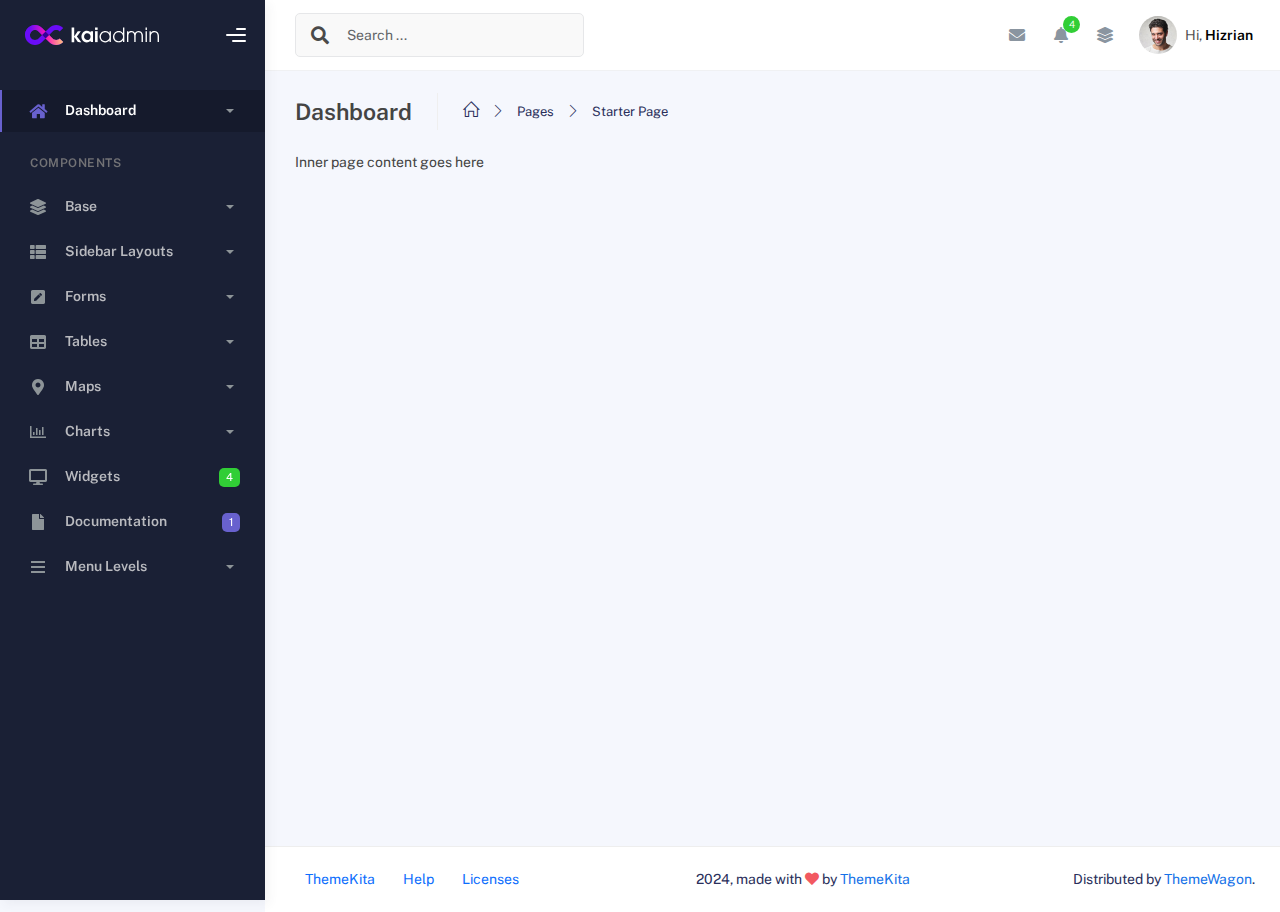
<file: wwwroot/starter-template.html>
<!DOCTYPE html>
<html lang="en">
  <head>
    <meta http-equiv="X-UA-Compatible" content="IE=edge" />
    <title>Kaiadmin - Bootstrap 5 Admin Dashboard</title>
    <meta
      content="width=device-width, initial-scale=1.0, shrink-to-fit=no"
      name="viewport"
    />
    <link
      rel="icon"
      href="assets/img/kaiadmin/favicon.ico"
      type="image/x-icon"
    />

    <!-- Fonts and icons -->
    <script src="assets/js/plugin/webfont/webfont.min.js"></script>
    <script>
      WebFont.load({
        google: { families: ["Public Sans:300,400,500,600,700"] },
        custom: {
          families: [
            "Font Awesome 5 Solid",
            "Font Awesome 5 Regular",
            "Font Awesome 5 Brands",
            "simple-line-icons",
          ],
          urls: ["assets/css/fonts.min.css"],
        },
        active: function () {
          sessionStorage.fonts = true;
        },
      });
    </script>

    <!-- CSS Files -->
    <link rel="stylesheet" href="assets/css/bootstrap.min.css" />
    <link rel="stylesheet" href="assets/css/plugins.min.css" />
    <link rel="stylesheet" href="assets/css/kaiadmin.min.css" />

    <!-- CSS Just for demo purpose, don't include it in your project -->
    <link rel="stylesheet" href="assets/css/demo.css" />
  </head>
  <body>
    <div class="wrapper">
      <!-- Sidebar -->
      <div class="sidebar" data-background-color="dark">
        <div class="sidebar-logo">
          <!-- Logo Header -->
          <div class="logo-header" data-background-color="dark">
            <a href="index.html" class="logo">
              <img
                src="assets/img/kaiadmin/logo_light.svg"
                alt="navbar brand"
                class="navbar-brand"
                height="20"
              />
            </a>
            <div class="nav-toggle">
              <button class="btn btn-toggle toggle-sidebar">
                <i class="gg-menu-right"></i>
              </button>
              <button class="btn btn-toggle sidenav-toggler">
                <i class="gg-menu-left"></i>
              </button>
            </div>
            <button class="topbar-toggler more">
              <i class="gg-more-vertical-alt"></i>
            </button>
          </div>
          <!-- End Logo Header -->
        </div>
        <div class="sidebar-wrapper scrollbar scrollbar-inner">
          <div class="sidebar-content">
            <ul class="nav nav-secondary">
              <li class="nav-item active">
                <a
                  data-bs-toggle="collapse"
                  href="#dashboard"
                  class="collapsed"
                  aria-expanded="false"
                >
                  <i class="fas fa-home"></i>
                  <p>Dashboard</p>
                  <span class="caret"></span>
                </a>
                <div class="collapse" id="dashboard">
                  <ul class="nav nav-collapse">
                    <li>
                      <a href="../demo1/index.html">
                        <span class="sub-item">Dashboard 1</span>
                      </a>
                    </li>
                  </ul>
                </div>
              </li>
              <li class="nav-section">
                <span class="sidebar-mini-icon">
                  <i class="fa fa-ellipsis-h"></i>
                </span>
                <h4 class="text-section">Components</h4>
              </li>
              <li class="nav-item">
                <a data-bs-toggle="collapse" href="#base">
                  <i class="fas fa-layer-group"></i>
                  <p>Base</p>
                  <span class="caret"></span>
                </a>
                <div class="collapse" id="base">
                  <ul class="nav nav-collapse">
                    <li>
                      <a href="components/avatars.html">
                        <span class="sub-item">Avatars</span>
                      </a>
                    </li>
                    <li>
                      <a href="components/buttons.html">
                        <span class="sub-item">Buttons</span>
                      </a>
                    </li>
                    <li>
                      <a href="components/gridsystem.html">
                        <span class="sub-item">Grid System</span>
                      </a>
                    </li>
                    <li>
                      <a href="components/panels.html">
                        <span class="sub-item">Panels</span>
                      </a>
                    </li>
                    <li>
                      <a href="components/notifications.html">
                        <span class="sub-item">Notifications</span>
                      </a>
                    </li>
                    <li>
                      <a href="components/sweetalert.html">
                        <span class="sub-item">Sweet Alert</span>
                      </a>
                    </li>
                    <li>
                      <a href="components/font-awesome-icons.html">
                        <span class="sub-item">Font Awesome Icons</span>
                      </a>
                    </li>
                    <li>
                      <a href="components/simple-line-icons.html">
                        <span class="sub-item">Simple Line Icons</span>
                      </a>
                    </li>
                    <li>
                      <a href="components/typography.html">
                        <span class="sub-item">Typography</span>
                      </a>
                    </li>
                  </ul>
                </div>
              </li>
              <li class="nav-item">
                <a data-bs-toggle="collapse" href="#sidebarLayouts">
                  <i class="fas fa-th-list"></i>
                  <p>Sidebar Layouts</p>
                  <span class="caret"></span>
                </a>
                <div class="collapse" id="sidebarLayouts">
                  <ul class="nav nav-collapse">
                    <li>
                      <a href="sidebar-style-2.html">
                        <span class="sub-item">Sidebar Style 2</span>
                      </a>
                    </li>
                    <li>
                      <a href="icon-menu.html">
                        <span class="sub-item">Icon Menu</span>
                      </a>
                    </li>
                  </ul>
                </div>
              </li>
              <li class="nav-item">
                <a data-bs-toggle="collapse" href="#forms">
                  <i class="fas fa-pen-square"></i>
                  <p>Forms</p>
                  <span class="caret"></span>
                </a>
                <div class="collapse" id="forms">
                  <ul class="nav nav-collapse">
                    <li>
                      <a href="forms/forms.html">
                        <span class="sub-item">Basic Form</span>
                      </a>
                    </li>
                  </ul>
                </div>
              </li>
              <li class="nav-item">
                <a data-bs-toggle="collapse" href="#tables">
                  <i class="fas fa-table"></i>
                  <p>Tables</p>
                  <span class="caret"></span>
                </a>
                <div class="collapse" id="tables">
                  <ul class="nav nav-collapse">
                    <li>
                      <a href="tables/tables.html">
                        <span class="sub-item">Basic Table</span>
                      </a>
                    </li>
                    <li>
                      <a href="tables/datatables.html">
                        <span class="sub-item">Datatables</span>
                      </a>
                    </li>
                  </ul>
                </div>
              </li>
              <li class="nav-item">
                <a data-bs-toggle="collapse" href="#maps">
                  <i class="fas fa-map-marker-alt"></i>
                  <p>Maps</p>
                  <span class="caret"></span>
                </a>
                <div class="collapse" id="maps">
                  <ul class="nav nav-collapse">
                    <li>
                      <a href="maps/googlemaps.html">
                        <span class="sub-item">Google Maps</span>
                      </a>
                    </li>
                    <li>
                      <a href="maps/jsvectormap.html">
                        <span class="sub-item">Jsvectormap</span>
                      </a>
                    </li>
                  </ul>
                </div>
              </li>
              <li class="nav-item">
                <a data-bs-toggle="collapse" href="#charts">
                  <i class="far fa-chart-bar"></i>
                  <p>Charts</p>
                  <span class="caret"></span>
                </a>
                <div class="collapse" id="charts">
                  <ul class="nav nav-collapse">
                    <li>
                      <a href="charts/charts.html">
                        <span class="sub-item">Chart Js</span>
                      </a>
                    </li>
                    <li>
                      <a href="charts/sparkline.html">
                        <span class="sub-item">Sparkline</span>
                      </a>
                    </li>
                  </ul>
                </div>
              </li>
              <li class="nav-item">
                <a href="widgets.html">
                  <i class="fas fa-desktop"></i>
                  <p>Widgets</p>
                  <span class="badge badge-success">4</span>
                </a>
              </li>
              <li class="nav-item">
                <a href="../../documentation/index.html">
                  <i class="fas fa-file"></i>
                  <p>Documentation</p>
                  <span class="badge badge-secondary">1</span>
                </a>
              </li>
              <li class="nav-item">
                <a data-bs-toggle="collapse" href="#submenu">
                  <i class="fas fa-bars"></i>
                  <p>Menu Levels</p>
                  <span class="caret"></span>
                </a>
                <div class="collapse" id="submenu">
                  <ul class="nav nav-collapse">
                    <li>
                      <a data-bs-toggle="collapse" href="#subnav1">
                        <span class="sub-item">Level 1</span>
                        <span class="caret"></span>
                      </a>
                      <div class="collapse" id="subnav1">
                        <ul class="nav nav-collapse subnav">
                          <li>
                            <a href="#">
                              <span class="sub-item">Level 2</span>
                            </a>
                          </li>
                          <li>
                            <a href="#">
                              <span class="sub-item">Level 2</span>
                            </a>
                          </li>
                        </ul>
                      </div>
                    </li>
                    <li>
                      <a data-bs-toggle="collapse" href="#subnav2">
                        <span class="sub-item">Level 1</span>
                        <span class="caret"></span>
                      </a>
                      <div class="collapse" id="subnav2">
                        <ul class="nav nav-collapse subnav">
                          <li>
                            <a href="#">
                              <span class="sub-item">Level 2</span>
                            </a>
                          </li>
                        </ul>
                      </div>
                    </li>
                    <li>
                      <a href="#">
                        <span class="sub-item">Level 1</span>
                      </a>
                    </li>
                  </ul>
                </div>
              </li>
            </ul>
          </div>
        </div>
      </div>
      <!-- End Sidebar -->

      <div class="main-panel">
        <div class="main-header">
          <div class="main-header-logo">
            <!-- Logo Header -->
            <div class="logo-header" data-background-color="dark">
              <a href="index.html" class="logo">
                <img
                  src="assets/img/kaiadmin/logo_light.svg"
                  alt="navbar brand"
                  class="navbar-brand"
                  height="20"
                />
              </a>
              <div class="nav-toggle">
                <button class="btn btn-toggle toggle-sidebar">
                  <i class="gg-menu-right"></i>
                </button>
                <button class="btn btn-toggle sidenav-toggler">
                  <i class="gg-menu-left"></i>
                </button>
              </div>
              <button class="topbar-toggler more">
                <i class="gg-more-vertical-alt"></i>
              </button>
            </div>
            <!-- End Logo Header -->
          </div>
          <!-- Navbar Header -->
          <nav
            class="navbar navbar-header navbar-header-transparent navbar-expand-lg border-bottom"
          >
            <div class="container-fluid">
              <nav
                class="navbar navbar-header-left navbar-expand-lg navbar-form nav-search p-0 d-none d-lg-flex"
              >
                <div class="input-group">
                  <div class="input-group-prepend">
                    <button type="submit" class="btn btn-search pe-1">
                      <i class="fa fa-search search-icon"></i>
                    </button>
                  </div>
                  <input
                    type="text"
                    placeholder="Search ..."
                    class="form-control"
                  />
                </div>
              </nav>

              <ul class="navbar-nav topbar-nav ms-md-auto align-items-center">
                <li
                  class="nav-item topbar-icon dropdown hidden-caret d-flex d-lg-none"
                >
                  <a
                    class="nav-link dropdown-toggle"
                    data-bs-toggle="dropdown"
                    href="#"
                    role="button"
                    aria-expanded="false"
                    aria-haspopup="true"
                  >
                    <i class="fa fa-search"></i>
                  </a>
                  <ul class="dropdown-menu dropdown-search animated fadeIn">
                    <form class="navbar-left navbar-form nav-search">
                      <div class="input-group">
                        <input
                          type="text"
                          placeholder="Search ..."
                          class="form-control"
                        />
                      </div>
                    </form>
                  </ul>
                </li>
                <li class="nav-item topbar-icon dropdown hidden-caret">
                  <a
                    class="nav-link dropdown-toggle"
                    href="#"
                    id="messageDropdown"
                    role="button"
                    data-bs-toggle="dropdown"
                    aria-haspopup="true"
                    aria-expanded="false"
                  >
                    <i class="fa fa-envelope"></i>
                  </a>
                  <ul
                    class="dropdown-menu messages-notif-box animated fadeIn"
                    aria-labelledby="messageDropdown"
                  >
                    <li>
                      <div
                        class="dropdown-title d-flex justify-content-between align-items-center"
                      >
                        Messages
                        <a href="#" class="small">Mark all as read</a>
                      </div>
                    </li>
                    <li>
                      <div class="message-notif-scroll scrollbar-outer">
                        <div class="notif-center">
                          <a href="#">
                            <div class="notif-img">
                              <img
                                src="assets/img/jm_denis.jpg"
                                alt="Img Profile"
                              />
                            </div>
                            <div class="notif-content">
                              <span class="subject">Jimmy Denis</span>
                              <span class="block"> How are you ? </span>
                              <span class="time">5 minutes ago</span>
                            </div>
                          </a>
                          <a href="#">
                            <div class="notif-img">
                              <img
                                src="assets/img/chadengle.jpg"
                                alt="Img Profile"
                              />
                            </div>
                            <div class="notif-content">
                              <span class="subject">Chad</span>
                              <span class="block"> Ok, Thanks ! </span>
                              <span class="time">12 minutes ago</span>
                            </div>
                          </a>
                          <a href="#">
                            <div class="notif-img">
                              <img
                                src="assets/img/mlane.jpg"
                                alt="Img Profile"
                              />
                            </div>
                            <div class="notif-content">
                              <span class="subject">Jhon Doe</span>
                              <span class="block">
                                Ready for the meeting today...
                              </span>
                              <span class="time">12 minutes ago</span>
                            </div>
                          </a>
                          <a href="#">
                            <div class="notif-img">
                              <img
                                src="assets/img/talha.jpg"
                                alt="Img Profile"
                              />
                            </div>
                            <div class="notif-content">
                              <span class="subject">Talha</span>
                              <span class="block"> Hi, Apa Kabar ? </span>
                              <span class="time">17 minutes ago</span>
                            </div>
                          </a>
                        </div>
                      </div>
                    </li>
                    <li>
                      <a class="see-all" href="javascript:void(0);"
                        >See all messages<i class="fa fa-angle-right"></i>
                      </a>
                    </li>
                  </ul>
                </li>
                <li class="nav-item topbar-icon dropdown hidden-caret">
                  <a
                    class="nav-link dropdown-toggle"
                    href="#"
                    id="notifDropdown"
                    role="button"
                    data-bs-toggle="dropdown"
                    aria-haspopup="true"
                    aria-expanded="false"
                  >
                    <i class="fa fa-bell"></i>
                    <span class="notification">4</span>
                  </a>
                  <ul
                    class="dropdown-menu notif-box animated fadeIn"
                    aria-labelledby="notifDropdown"
                  >
                    <li>
                      <div class="dropdown-title">
                        You have 4 new notification
                      </div>
                    </li>
                    <li>
                      <div class="notif-scroll scrollbar-outer">
                        <div class="notif-center">
                          <a href="#">
                            <div class="notif-icon notif-primary">
                              <i class="fa fa-user-plus"></i>
                            </div>
                            <div class="notif-content">
                              <span class="block"> New user registered </span>
                              <span class="time">5 minutes ago</span>
                            </div>
                          </a>
                          <a href="#">
                            <div class="notif-icon notif-success">
                              <i class="fa fa-comment"></i>
                            </div>
                            <div class="notif-content">
                              <span class="block">
                                Rahmad commented on Admin
                              </span>
                              <span class="time">12 minutes ago</span>
                            </div>
                          </a>
                          <a href="#">
                            <div class="notif-img">
                              <img
                                src="assets/img/profile2.jpg"
                                alt="Img Profile"
                              />
                            </div>
                            <div class="notif-content">
                              <span class="block">
                                Reza send messages to you
                              </span>
                              <span class="time">12 minutes ago</span>
                            </div>
                          </a>
                          <a href="#">
                            <div class="notif-icon notif-danger">
                              <i class="fa fa-heart"></i>
                            </div>
                            <div class="notif-content">
                              <span class="block"> Farrah liked Admin </span>
                              <span class="time">17 minutes ago</span>
                            </div>
                          </a>
                        </div>
                      </div>
                    </li>
                    <li>
                      <a class="see-all" href="javascript:void(0);"
                        >See all notifications<i class="fa fa-angle-right"></i>
                      </a>
                    </li>
                  </ul>
                </li>
                <li class="nav-item topbar-icon dropdown hidden-caret">
                  <a
                    class="nav-link"
                    data-bs-toggle="dropdown"
                    href="#"
                    aria-expanded="false"
                  >
                    <i class="fas fa-layer-group"></i>
                  </a>
                  <div class="dropdown-menu quick-actions animated fadeIn">
                    <div class="quick-actions-header">
                      <span class="title mb-1">Quick Actions</span>
                      <span class="subtitle op-7">Shortcuts</span>
                    </div>
                    <div class="quick-actions-scroll scrollbar-outer">
                      <div class="quick-actions-items">
                        <div class="row m-0">
                          <a class="col-6 col-md-4 p-0" href="#">
                            <div class="quick-actions-item">
                              <div class="avatar-item bg-danger rounded-circle">
                                <i class="far fa-calendar-alt"></i>
                              </div>
                              <span class="text">Calendar</span>
                            </div>
                          </a>
                          <a class="col-6 col-md-4 p-0" href="#">
                            <div class="quick-actions-item">
                              <div
                                class="avatar-item bg-warning rounded-circle"
                              >
                                <i class="fas fa-map"></i>
                              </div>
                              <span class="text">Maps</span>
                            </div>
                          </a>
                          <a class="col-6 col-md-4 p-0" href="#">
                            <div class="quick-actions-item">
                              <div class="avatar-item bg-info rounded-circle">
                                <i class="fas fa-file-excel"></i>
                              </div>
                              <span class="text">Reports</span>
                            </div>
                          </a>
                          <a class="col-6 col-md-4 p-0" href="#">
                            <div class="quick-actions-item">
                              <div
                                class="avatar-item bg-success rounded-circle"
                              >
                                <i class="fas fa-envelope"></i>
                              </div>
                              <span class="text">Emails</span>
                            </div>
                          </a>
                          <a class="col-6 col-md-4 p-0" href="#">
                            <div class="quick-actions-item">
                              <div
                                class="avatar-item bg-primary rounded-circle"
                              >
                                <i class="fas fa-file-invoice-dollar"></i>
                              </div>
                              <span class="text">Invoice</span>
                            </div>
                          </a>
                          <a class="col-6 col-md-4 p-0" href="#">
                            <div class="quick-actions-item">
                              <div
                                class="avatar-item bg-secondary rounded-circle"
                              >
                                <i class="fas fa-credit-card"></i>
                              </div>
                              <span class="text">Payments</span>
                            </div>
                          </a>
                        </div>
                      </div>
                    </div>
                  </div>
                </li>

                <li class="nav-item topbar-user dropdown hidden-caret">
                  <a
                    class="dropdown-toggle profile-pic"
                    data-bs-toggle="dropdown"
                    href="#"
                    aria-expanded="false"
                  >
                    <div class="avatar-sm">
                      <img
                        src="assets/img/profile.jpg"
                        alt="..."
                        class="avatar-img rounded-circle"
                      />
                    </div>
                    <span class="profile-username">
                      <span class="op-7">Hi,</span>
                      <span class="fw-bold">Hizrian</span>
                    </span>
                  </a>
                  <ul class="dropdown-menu dropdown-user animated fadeIn">
                    <div class="dropdown-user-scroll scrollbar-outer">
                      <li>
                        <div class="user-box">
                          <div class="avatar-lg">
                            <img
                              src="assets/img/profile.jpg"
                              alt="image profile"
                              class="avatar-img rounded"
                            />
                          </div>
                          <div class="u-text">
                            <h4>Hizrian</h4>
                            <p class="text-muted">hello@example.com</p>
                            <a
                              href="profile.html"
                              class="btn btn-xs btn-secondary btn-sm"
                              >View Profile</a
                            >
                          </div>
                        </div>
                      </li>
                      <li>
                        <div class="dropdown-divider"></div>
                        <a class="dropdown-item" href="#">My Profile</a>
                        <a class="dropdown-item" href="#">My Balance</a>
                        <a class="dropdown-item" href="#">Inbox</a>
                        <div class="dropdown-divider"></div>
                        <a class="dropdown-item" href="#">Account Setting</a>
                        <div class="dropdown-divider"></div>
                        <a class="dropdown-item" href="#">Logout</a>
                      </li>
                    </div>
                  </ul>
                </li>
              </ul>
            </div>
          </nav>
          <!-- End Navbar -->
        </div>

        <div class="container">
          <div class="page-inner">
            <div class="page-header">
              <h4 class="page-title">Dashboard</h4>
              <ul class="breadcrumbs">
                <li class="nav-home">
                  <a href="#">
                    <i class="icon-home"></i>
                  </a>
                </li>
                <li class="separator">
                  <i class="icon-arrow-right"></i>
                </li>
                <li class="nav-item">
                  <a href="#">Pages</a>
                </li>
                <li class="separator">
                  <i class="icon-arrow-right"></i>
                </li>
                <li class="nav-item">
                  <a href="#">Starter Page</a>
                </li>
              </ul>
            </div>
            <div class="page-category">Inner page content goes here</div>
          </div>
        </div>

        <footer class="footer">
          <div class="container-fluid d-flex justify-content-between">
            <nav class="pull-left">
              <ul class="nav">
                <li class="nav-item">
                  <a class="nav-link" href="http://www.themekita.com">
                    ThemeKita
                  </a>
                </li>
                <li class="nav-item">
                  <a class="nav-link" href="#"> Help </a>
                </li>
                <li class="nav-item">
                  <a class="nav-link" href="#"> Licenses </a>
                </li>
              </ul>
            </nav>
            <div class="copyright">
              2024, made with <i class="fa fa-heart heart text-danger"></i> by
              <a href="http://www.themekita.com">ThemeKita</a>
            </div>
            <div>
              Distributed by
              <a target="_blank" href="https://themewagon.com/">ThemeWagon</a>.
            </div>
          </div>
        </footer>
      </div>
    </div>
    <!--   Core JS Files   -->
    <script src="assets/js/core/jquery-3.7.1.min.js"></script>
    <script src="assets/js/core/popper.min.js"></script>
    <script src="assets/js/core/bootstrap.min.js"></script>

    <!-- jQuery Scrollbar -->
    <script src="assets/js/plugin/jquery-scrollbar/jquery.scrollbar.min.js"></script>

    <!-- Chart JS -->
    <script src="assets/js/plugin/chart.js/chart.min.js"></script>

    <!-- jQuery Sparkline -->
    <script src="assets/js/plugin/jquery.sparkline/jquery.sparkline.min.js"></script>

    <!-- Chart Circle -->
    <script src="assets/js/plugin/chart-circle/circles.min.js"></script>

    <!-- Datatables -->
    <script src="assets/js/plugin/datatables/datatables.min.js"></script>

    <!-- Bootstrap Notify -->
    <script src="assets/js/plugin/bootstrap-notify/bootstrap-notify.min.js"></script>

    <!-- jQuery Vector Maps -->
    <script src="assets/js/plugin/jsvectormap/jsvectormap.min.js"></script>
    <script src="assets/js/plugin/jsvectormap/world.js"></script>

    <!-- Google Maps Plugin -->
    <script src="assets/js/plugin/gmaps/gmaps.js"></script>

    <!-- Sweet Alert -->
    <script src="assets/js/plugin/sweetalert/sweetalert.min.js"></script>

    <!-- Kaiadmin JS -->
    <script src="assets/js/kaiadmin.min.js"></script>
  </body>
</html>
</file>
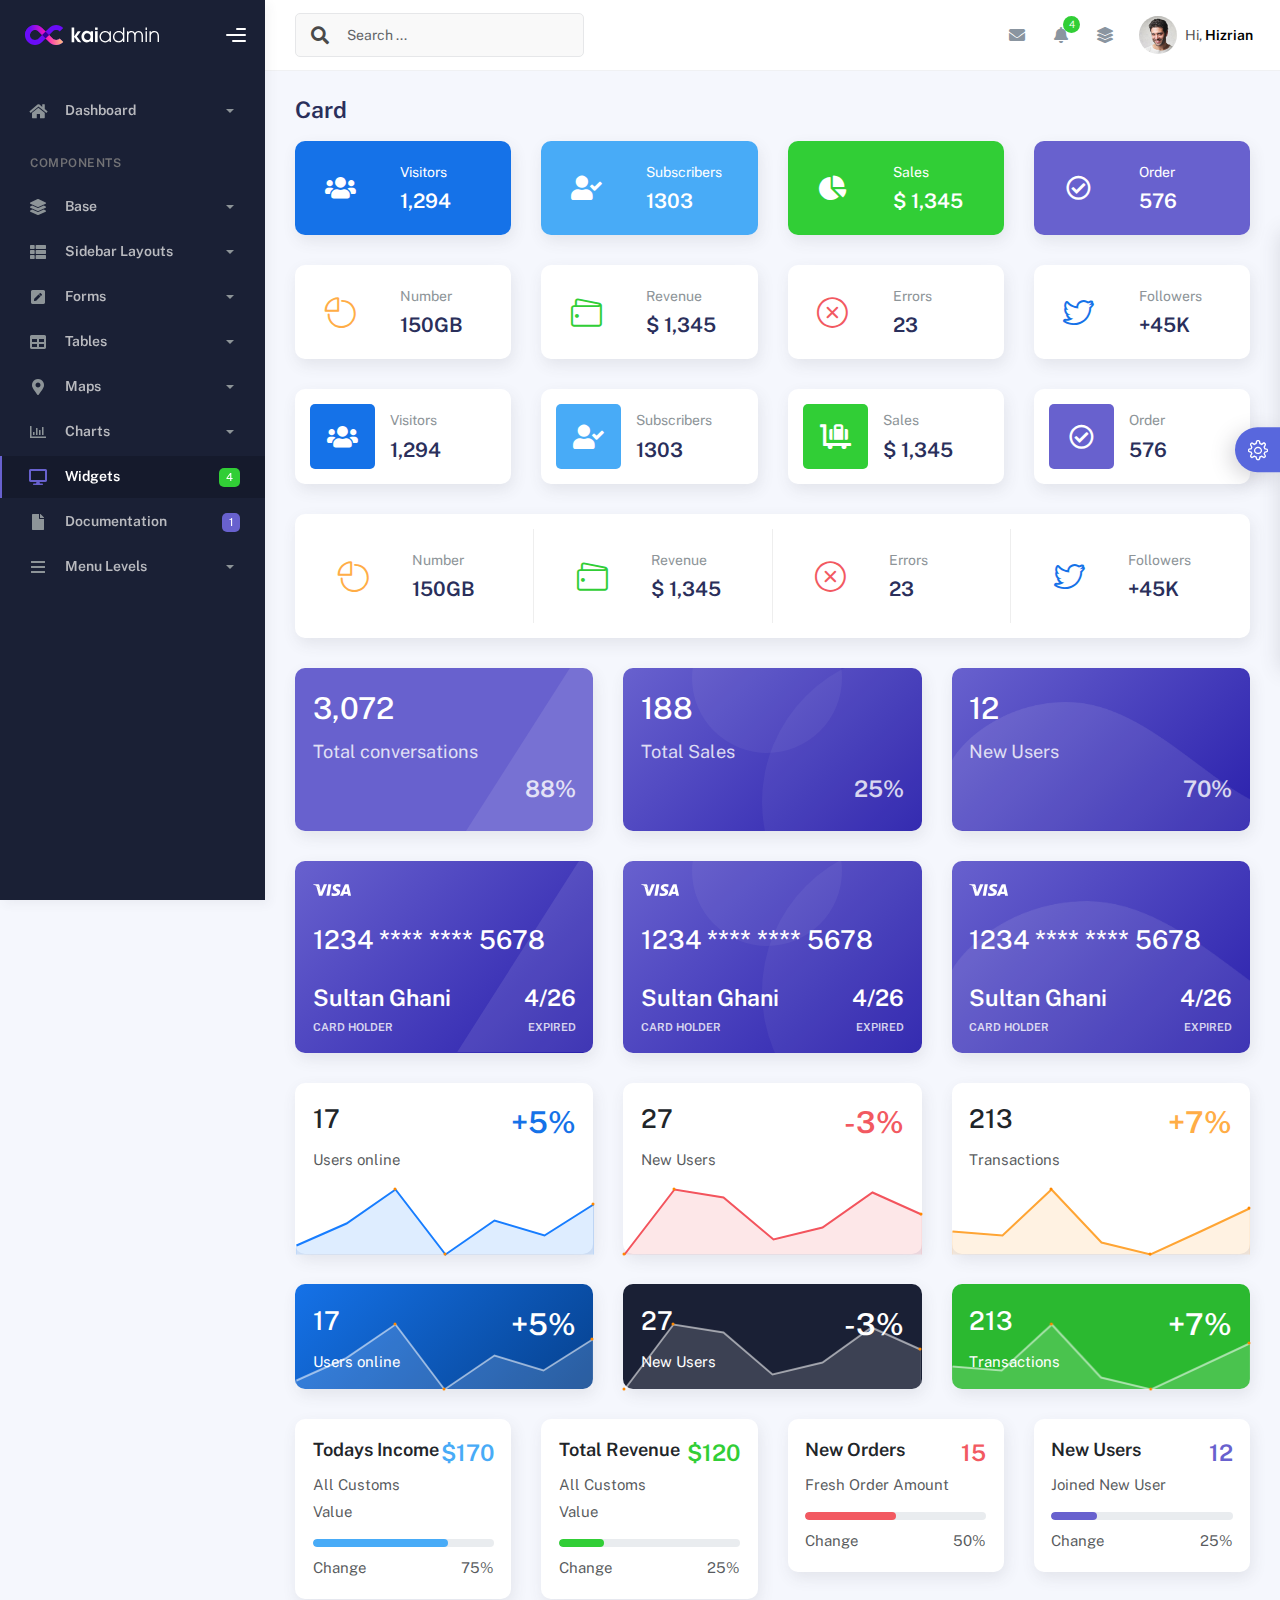
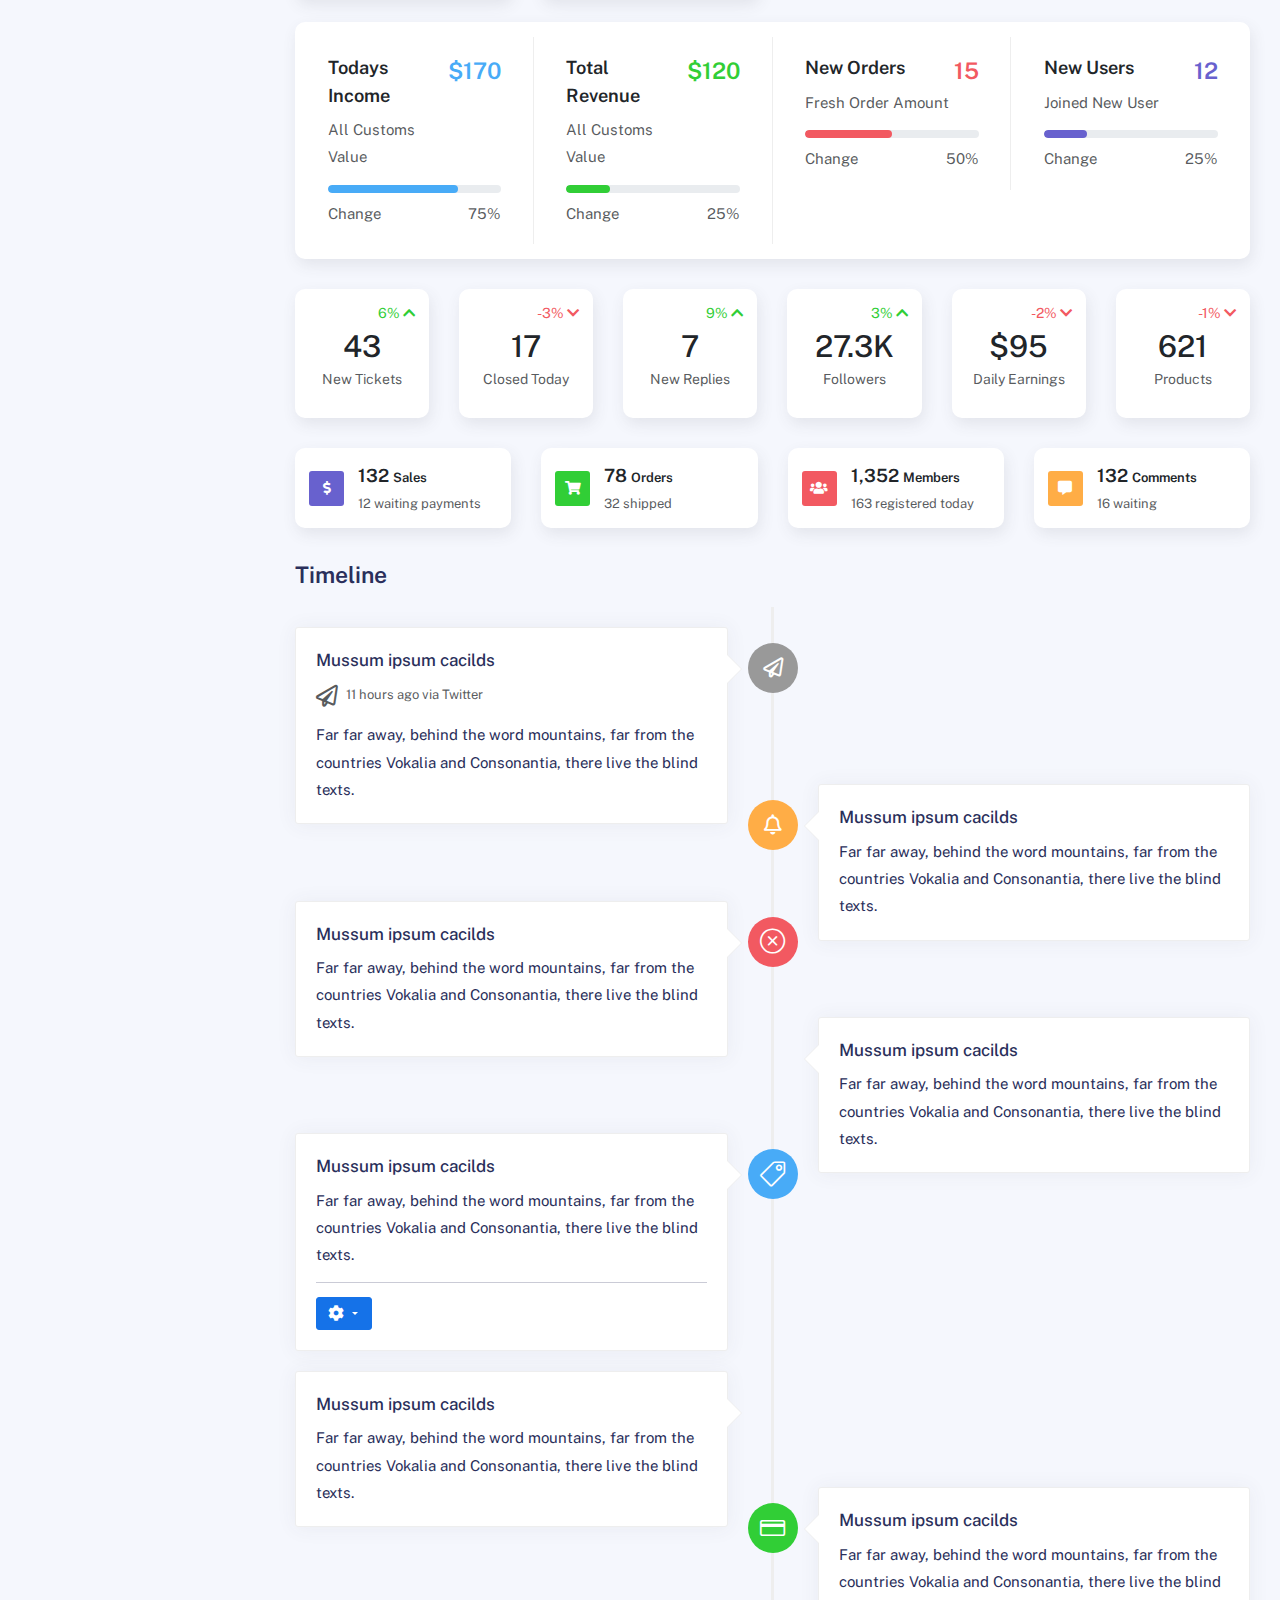
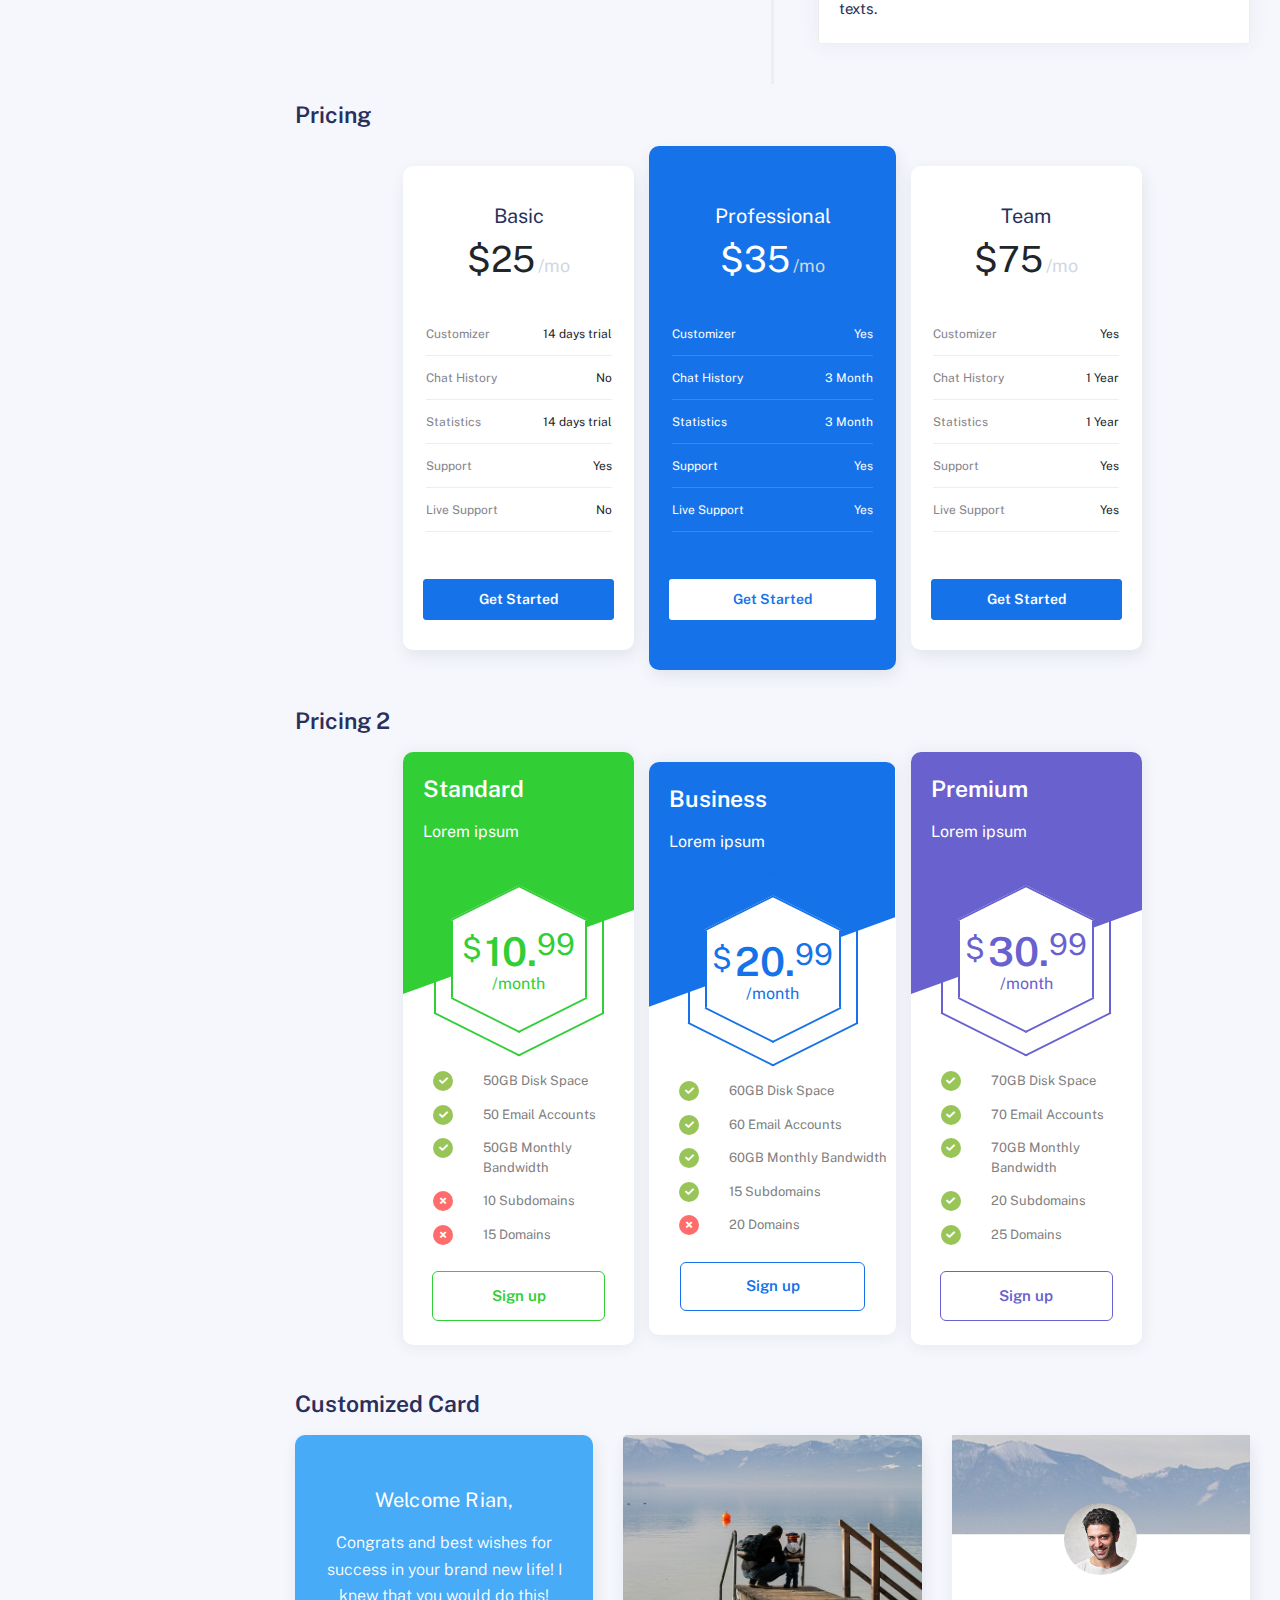
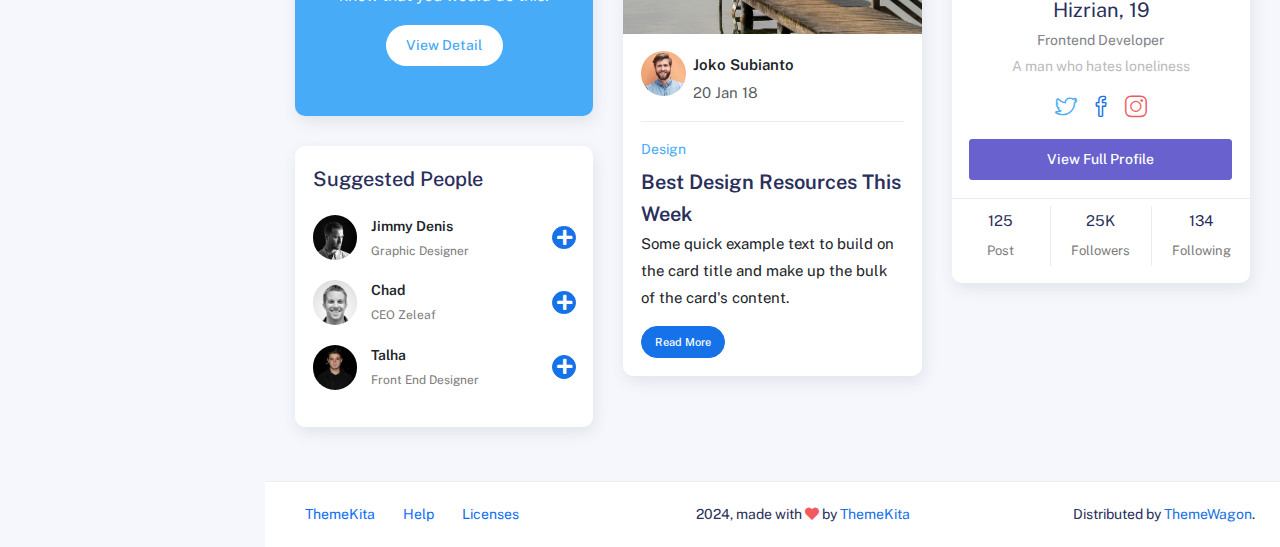
<file: wwwroot/widgets.html>
<!DOCTYPE html>
<html lang="en">
  <head>
    <meta http-equiv="X-UA-Compatible" content="IE=edge" />
    <title>Widgets - Kaiadmin Bootstrap 5 Admin Dashboard</title>
    <meta
      content="width=device-width, initial-scale=1.0, shrink-to-fit=no"
      name="viewport"
    />
    <link
      rel="icon"
      href="assets/img/kaiadmin/favicon.ico"
      type="image/x-icon"
    />

    <!-- Fonts and icons -->
    <script src="assets/js/plugin/webfont/webfont.min.js"></script>
    <script>
      WebFont.load({
        google: { families: ["Public Sans:300,400,500,600,700"] },
        custom: {
          families: [
            "Font Awesome 5 Solid",
            "Font Awesome 5 Regular",
            "Font Awesome 5 Brands",
            "simple-line-icons",
          ],
          urls: ["assets/css/fonts.min.css"],
        },
        active: function () {
          sessionStorage.fonts = true;
        },
      });
    </script>

    <!-- CSS Files -->
    <link rel="stylesheet" href="assets/css/bootstrap.min.css" />
    <link rel="stylesheet" href="assets/css/plugins.min.css" />
    <link rel="stylesheet" href="assets/css/kaiadmin.min.css" />

    <!-- CSS Just for demo purpose, don't include it in your project -->
    <link rel="stylesheet" href="assets/css/demo.css" />
  </head>
  <body>
    <div class="wrapper">
      <!-- Sidebar -->
      <div class="sidebar" data-background-color="dark">
        <div class="sidebar-logo">
          <!-- Logo Header -->
          <div class="logo-header" data-background-color="dark">
            <a href="index.html" class="logo">
              <img
                src="assets/img/kaiadmin/logo_light.svg"
                alt="navbar brand"
                class="navbar-brand"
                height="20"
              />
            </a>
            <div class="nav-toggle">
              <button class="btn btn-toggle toggle-sidebar">
                <i class="gg-menu-right"></i>
              </button>
              <button class="btn btn-toggle sidenav-toggler">
                <i class="gg-menu-left"></i>
              </button>
            </div>
            <button class="topbar-toggler more">
              <i class="gg-more-vertical-alt"></i>
            </button>
          </div>
          <!-- End Logo Header -->
        </div>
        <div class="sidebar-wrapper scrollbar scrollbar-inner">
          <div class="sidebar-content">
            <ul class="nav nav-secondary">
              <li class="nav-item">
                <a
                  data-bs-toggle="collapse"
                  href="#dashboard"
                  class="collapsed"
                  aria-expanded="false"
                >
                  <i class="fas fa-home"></i>
                  <p>Dashboard</p>
                  <span class="caret"></span>
                </a>
                <div class="collapse" id="dashboard">
                  <ul class="nav nav-collapse">
                    <li>
                      <a href="../demo1/index.html">
                        <span class="sub-item">Dashboard 1</span>
                      </a>
                    </li>
                  </ul>
                </div>
              </li>
              <li class="nav-section">
                <span class="sidebar-mini-icon">
                  <i class="fa fa-ellipsis-h"></i>
                </span>
                <h4 class="text-section">Components</h4>
              </li>
              <li class="nav-item">
                <a data-bs-toggle="collapse" href="#base">
                  <i class="fas fa-layer-group"></i>
                  <p>Base</p>
                  <span class="caret"></span>
                </a>
                <div class="collapse" id="base">
                  <ul class="nav nav-collapse">
                    <li>
                      <a href="components/avatars.html">
                        <span class="sub-item">Avatars</span>
                      </a>
                    </li>
                    <li>
                      <a href="components/buttons.html">
                        <span class="sub-item">Buttons</span>
                      </a>
                    </li>
                    <li>
                      <a href="components/gridsystem.html">
                        <span class="sub-item">Grid System</span>
                      </a>
                    </li>
                    <li>
                      <a href="components/panels.html">
                        <span class="sub-item">Panels</span>
                      </a>
                    </li>
                    <li>
                      <a href="components/notifications.html">
                        <span class="sub-item">Notifications</span>
                      </a>
                    </li>
                    <li>
                      <a href="components/sweetalert.html">
                        <span class="sub-item">Sweet Alert</span>
                      </a>
                    </li>
                    <li>
                      <a href="components/font-awesome-icons.html">
                        <span class="sub-item">Font Awesome Icons</span>
                      </a>
                    </li>
                    <li>
                      <a href="components/simple-line-icons.html">
                        <span class="sub-item">Simple Line Icons</span>
                      </a>
                    </li>
                    <li>
                      <a href="components/typography.html">
                        <span class="sub-item">Typography</span>
                      </a>
                    </li>
                  </ul>
                </div>
              </li>
              <li class="nav-item">
                <a data-bs-toggle="collapse" href="#sidebarLayouts">
                  <i class="fas fa-th-list"></i>
                  <p>Sidebar Layouts</p>
                  <span class="caret"></span>
                </a>
                <div class="collapse" id="sidebarLayouts">
                  <ul class="nav nav-collapse">
                    <li>
                      <a href="sidebar-style-2.html">
                        <span class="sub-item">Sidebar Style 2</span>
                      </a>
                    </li>
                    <li>
                      <a href="icon-menu.html">
                        <span class="sub-item">Icon Menu</span>
                      </a>
                    </li>
                  </ul>
                </div>
              </li>
              <li class="nav-item">
                <a data-bs-toggle="collapse" href="#forms">
                  <i class="fas fa-pen-square"></i>
                  <p>Forms</p>
                  <span class="caret"></span>
                </a>
                <div class="collapse" id="forms">
                  <ul class="nav nav-collapse">
                    <li>
                      <a href="forms/forms.html">
                        <span class="sub-item">Basic Form</span>
                      </a>
                    </li>
                  </ul>
                </div>
              </li>
              <li class="nav-item">
                <a data-bs-toggle="collapse" href="#tables">
                  <i class="fas fa-table"></i>
                  <p>Tables</p>
                  <span class="caret"></span>
                </a>
                <div class="collapse" id="tables">
                  <ul class="nav nav-collapse">
                    <li>
                      <a href="tables/tables.html">
                        <span class="sub-item">Basic Table</span>
                      </a>
                    </li>
                    <li>
                      <a href="tables/datatables.html">
                        <span class="sub-item">Datatables</span>
                      </a>
                    </li>
                  </ul>
                </div>
              </li>
              <li class="nav-item">
                <a data-bs-toggle="collapse" href="#maps">
                  <i class="fas fa-map-marker-alt"></i>
                  <p>Maps</p>
                  <span class="caret"></span>
                </a>
                <div class="collapse" id="maps">
                  <ul class="nav nav-collapse">
                    <li>
                      <a href="maps/googlemaps.html">
                        <span class="sub-item">Google Maps</span>
                      </a>
                    </li>
                    <li>
                      <a href="maps/jsvectormap.html">
                        <span class="sub-item">Jsvectormap</span>
                      </a>
                    </li>
                  </ul>
                </div>
              </li>
              <li class="nav-item">
                <a data-bs-toggle="collapse" href="#charts">
                  <i class="far fa-chart-bar"></i>
                  <p>Charts</p>
                  <span class="caret"></span>
                </a>
                <div class="collapse" id="charts">
                  <ul class="nav nav-collapse">
                    <li>
                      <a href="charts/charts.html">
                        <span class="sub-item">Chart Js</span>
                      </a>
                    </li>
                    <li>
                      <a href="charts/sparkline.html">
                        <span class="sub-item">Sparkline</span>
                      </a>
                    </li>
                  </ul>
                </div>
              </li>
              <li class="nav-item active">
                <a href="widgets.html">
                  <i class="fas fa-desktop"></i>
                  <p>Widgets</p>
                  <span class="badge badge-success">4</span>
                </a>
              </li>
              <li class="nav-item">
                <a href="../../documentation/index.html">
                  <i class="fas fa-file"></i>
                  <p>Documentation</p>
                  <span class="badge badge-secondary">1</span>
                </a>
              </li>
              <li class="nav-item">
                <a data-bs-toggle="collapse" href="#submenu">
                  <i class="fas fa-bars"></i>
                  <p>Menu Levels</p>
                  <span class="caret"></span>
                </a>
                <div class="collapse" id="submenu">
                  <ul class="nav nav-collapse">
                    <li>
                      <a data-bs-toggle="collapse" href="#subnav1">
                        <span class="sub-item">Level 1</span>
                        <span class="caret"></span>
                      </a>
                      <div class="collapse" id="subnav1">
                        <ul class="nav nav-collapse subnav">
                          <li>
                            <a href="#">
                              <span class="sub-item">Level 2</span>
                            </a>
                          </li>
                          <li>
                            <a href="#">
                              <span class="sub-item">Level 2</span>
                            </a>
                          </li>
                        </ul>
                      </div>
                    </li>
                    <li>
                      <a data-bs-toggle="collapse" href="#subnav2">
                        <span class="sub-item">Level 1</span>
                        <span class="caret"></span>
                      </a>
                      <div class="collapse" id="subnav2">
                        <ul class="nav nav-collapse subnav">
                          <li>
                            <a href="#">
                              <span class="sub-item">Level 2</span>
                            </a>
                          </li>
                        </ul>
                      </div>
                    </li>
                    <li>
                      <a href="#">
                        <span class="sub-item">Level 1</span>
                      </a>
                    </li>
                  </ul>
                </div>
              </li>
            </ul>
          </div>
        </div>
      </div>
      <!-- End Sidebar -->

      <div class="main-panel">
        <div class="main-header">
          <div class="main-header-logo">
            <!-- Logo Header -->
            <div class="logo-header" data-background-color="dark">
              <a href="index.html" class="logo">
                <img
                  src="assets/img/kaiadmin/logo_light.svg"
                  alt="navbar brand"
                  class="navbar-brand"
                  height="20"
                />
              </a>
              <div class="nav-toggle">
                <button class="btn btn-toggle toggle-sidebar">
                  <i class="gg-menu-right"></i>
                </button>
                <button class="btn btn-toggle sidenav-toggler">
                  <i class="gg-menu-left"></i>
                </button>
              </div>
              <button class="topbar-toggler more">
                <i class="gg-more-vertical-alt"></i>
              </button>
            </div>
            <!-- End Logo Header -->
          </div>
          <!-- Navbar Header -->
          <nav
            class="navbar navbar-header navbar-header-transparent navbar-expand-lg border-bottom"
          >
            <div class="container-fluid">
              <nav
                class="navbar navbar-header-left navbar-expand-lg navbar-form nav-search p-0 d-none d-lg-flex"
              >
                <div class="input-group">
                  <div class="input-group-prepend">
                    <button type="submit" class="btn btn-search pe-1">
                      <i class="fa fa-search search-icon"></i>
                    </button>
                  </div>
                  <input
                    type="text"
                    placeholder="Search ..."
                    class="form-control"
                  />
                </div>
              </nav>

              <ul class="navbar-nav topbar-nav ms-md-auto align-items-center">
                <li
                  class="nav-item topbar-icon dropdown hidden-caret d-flex d-lg-none"
                >
                  <a
                    class="nav-link dropdown-toggle"
                    data-bs-toggle="dropdown"
                    href="#"
                    role="button"
                    aria-expanded="false"
                    aria-haspopup="true"
                  >
                    <i class="fa fa-search"></i>
                  </a>
                  <ul class="dropdown-menu dropdown-search animated fadeIn">
                    <form class="navbar-left navbar-form nav-search">
                      <div class="input-group">
                        <input
                          type="text"
                          placeholder="Search ..."
                          class="form-control"
                        />
                      </div>
                    </form>
                  </ul>
                </li>
                <li class="nav-item topbar-icon dropdown hidden-caret">
                  <a
                    class="nav-link dropdown-toggle"
                    href="#"
                    id="messageDropdown"
                    role="button"
                    data-bs-toggle="dropdown"
                    aria-haspopup="true"
                    aria-expanded="false"
                  >
                    <i class="fa fa-envelope"></i>
                  </a>
                  <ul
                    class="dropdown-menu messages-notif-box animated fadeIn"
                    aria-labelledby="messageDropdown"
                  >
                    <li>
                      <div
                        class="dropdown-title d-flex justify-content-between align-items-center"
                      >
                        Messages
                        <a href="#" class="small">Mark all as read</a>
                      </div>
                    </li>
                    <li>
                      <div class="message-notif-scroll scrollbar-outer">
                        <div class="notif-center">
                          <a href="#">
                            <div class="notif-img">
                              <img
                                src="assets/img/jm_denis.jpg"
                                alt="Img Profile"
                              />
                            </div>
                            <div class="notif-content">
                              <span class="subject">Jimmy Denis</span>
                              <span class="block"> How are you ? </span>
                              <span class="time">5 minutes ago</span>
                            </div>
                          </a>
                          <a href="#">
                            <div class="notif-img">
                              <img
                                src="assets/img/chadengle.jpg"
                                alt="Img Profile"
                              />
                            </div>
                            <div class="notif-content">
                              <span class="subject">Chad</span>
                              <span class="block"> Ok, Thanks ! </span>
                              <span class="time">12 minutes ago</span>
                            </div>
                          </a>
                          <a href="#">
                            <div class="notif-img">
                              <img
                                src="assets/img/mlane.jpg"
                                alt="Img Profile"
                              />
                            </div>
                            <div class="notif-content">
                              <span class="subject">Jhon Doe</span>
                              <span class="block">
                                Ready for the meeting today...
                              </span>
                              <span class="time">12 minutes ago</span>
                            </div>
                          </a>
                          <a href="#">
                            <div class="notif-img">
                              <img
                                src="assets/img/talha.jpg"
                                alt="Img Profile"
                              />
                            </div>
                            <div class="notif-content">
                              <span class="subject">Talha</span>
                              <span class="block"> Hi, Apa Kabar ? </span>
                              <span class="time">17 minutes ago</span>
                            </div>
                          </a>
                        </div>
                      </div>
                    </li>
                    <li>
                      <a class="see-all" href="javascript:void(0);"
                        >See all messages<i class="fa fa-angle-right"></i>
                      </a>
                    </li>
                  </ul>
                </li>
                <li class="nav-item topbar-icon dropdown hidden-caret">
                  <a
                    class="nav-link dropdown-toggle"
                    href="#"
                    id="notifDropdown"
                    role="button"
                    data-bs-toggle="dropdown"
                    aria-haspopup="true"
                    aria-expanded="false"
                  >
                    <i class="fa fa-bell"></i>
                    <span class="notification">4</span>
                  </a>
                  <ul
                    class="dropdown-menu notif-box animated fadeIn"
                    aria-labelledby="notifDropdown"
                  >
                    <li>
                      <div class="dropdown-title">
                        You have 4 new notification
                      </div>
                    </li>
                    <li>
                      <div class="notif-scroll scrollbar-outer">
                        <div class="notif-center">
                          <a href="#">
                            <div class="notif-icon notif-primary">
                              <i class="fa fa-user-plus"></i>
                            </div>
                            <div class="notif-content">
                              <span class="block"> New user registered </span>
                              <span class="time">5 minutes ago</span>
                            </div>
                          </a>
                          <a href="#">
                            <div class="notif-icon notif-success">
                              <i class="fa fa-comment"></i>
                            </div>
                            <div class="notif-content">
                              <span class="block">
                                Rahmad commented on Admin
                              </span>
                              <span class="time">12 minutes ago</span>
                            </div>
                          </a>
                          <a href="#">
                            <div class="notif-img">
                              <img
                                src="assets/img/profile2.jpg"
                                alt="Img Profile"
                              />
                            </div>
                            <div class="notif-content">
                              <span class="block">
                                Reza send messages to you
                              </span>
                              <span class="time">12 minutes ago</span>
                            </div>
                          </a>
                          <a href="#">
                            <div class="notif-icon notif-danger">
                              <i class="fa fa-heart"></i>
                            </div>
                            <div class="notif-content">
                              <span class="block"> Farrah liked Admin </span>
                              <span class="time">17 minutes ago</span>
                            </div>
                          </a>
                        </div>
                      </div>
                    </li>
                    <li>
                      <a class="see-all" href="javascript:void(0);"
                        >See all notifications<i class="fa fa-angle-right"></i>
                      </a>
                    </li>
                  </ul>
                </li>
                <li class="nav-item topbar-icon dropdown hidden-caret">
                  <a
                    class="nav-link"
                    data-bs-toggle="dropdown"
                    href="#"
                    aria-expanded="false"
                  >
                    <i class="fas fa-layer-group"></i>
                  </a>
                  <div class="dropdown-menu quick-actions animated fadeIn">
                    <div class="quick-actions-header">
                      <span class="title mb-1">Quick Actions</span>
                      <span class="subtitle op-7">Shortcuts</span>
                    </div>
                    <div class="quick-actions-scroll scrollbar-outer">
                      <div class="quick-actions-items">
                        <div class="row m-0">
                          <a class="col-6 col-md-4 p-0" href="#">
                            <div class="quick-actions-item">
                              <div class="avatar-item bg-danger rounded-circle">
                                <i class="far fa-calendar-alt"></i>
                              </div>
                              <span class="text">Calendar</span>
                            </div>
                          </a>
                          <a class="col-6 col-md-4 p-0" href="#">
                            <div class="quick-actions-item">
                              <div
                                class="avatar-item bg-warning rounded-circle"
                              >
                                <i class="fas fa-map"></i>
                              </div>
                              <span class="text">Maps</span>
                            </div>
                          </a>
                          <a class="col-6 col-md-4 p-0" href="#">
                            <div class="quick-actions-item">
                              <div class="avatar-item bg-info rounded-circle">
                                <i class="fas fa-file-excel"></i>
                              </div>
                              <span class="text">Reports</span>
                            </div>
                          </a>
                          <a class="col-6 col-md-4 p-0" href="#">
                            <div class="quick-actions-item">
                              <div
                                class="avatar-item bg-success rounded-circle"
                              >
                                <i class="fas fa-envelope"></i>
                              </div>
                              <span class="text">Emails</span>
                            </div>
                          </a>
                          <a class="col-6 col-md-4 p-0" href="#">
                            <div class="quick-actions-item">
                              <div
                                class="avatar-item bg-primary rounded-circle"
                              >
                                <i class="fas fa-file-invoice-dollar"></i>
                              </div>
                              <span class="text">Invoice</span>
                            </div>
                          </a>
                          <a class="col-6 col-md-4 p-0" href="#">
                            <div class="quick-actions-item">
                              <div
                                class="avatar-item bg-secondary rounded-circle"
                              >
                                <i class="fas fa-credit-card"></i>
                              </div>
                              <span class="text">Payments</span>
                            </div>
                          </a>
                        </div>
                      </div>
                    </div>
                  </div>
                </li>

                <li class="nav-item topbar-user dropdown hidden-caret">
                  <a
                    class="dropdown-toggle profile-pic"
                    data-bs-toggle="dropdown"
                    href="#"
                    aria-expanded="false"
                  >
                    <div class="avatar-sm">
                      <img
                        src="assets/img/profile.jpg"
                        alt="..."
                        class="avatar-img rounded-circle"
                      />
                    </div>
                    <span class="profile-username">
                      <span class="op-7">Hi,</span>
                      <span class="fw-bold">Hizrian</span>
                    </span>
                  </a>
                  <ul class="dropdown-menu dropdown-user animated fadeIn">
                    <div class="dropdown-user-scroll scrollbar-outer">
                      <li>
                        <div class="user-box">
                          <div class="avatar-lg">
                            <img
                              src="assets/img/profile.jpg"
                              alt="image profile"
                              class="avatar-img rounded"
                            />
                          </div>
                          <div class="u-text">
                            <h4>Hizrian</h4>
                            <p class="text-muted">hello@example.com</p>
                            <a
                              href="profile.html"
                              class="btn btn-xs btn-secondary btn-sm"
                              >View Profile</a
                            >
                          </div>
                        </div>
                      </li>
                      <li>
                        <div class="dropdown-divider"></div>
                        <a class="dropdown-item" href="#">My Profile</a>
                        <a class="dropdown-item" href="#">My Balance</a>
                        <a class="dropdown-item" href="#">Inbox</a>
                        <div class="dropdown-divider"></div>
                        <a class="dropdown-item" href="#">Account Setting</a>
                        <div class="dropdown-divider"></div>
                        <a class="dropdown-item" href="#">Logout</a>
                      </li>
                    </div>
                  </ul>
                </li>
              </ul>
            </div>
          </nav>
          <!-- End Navbar -->
        </div>

        <div class="container">
          <div class="page-inner">
            <!-- Card -->
            <h3 class="fw-bold mb-3">Card</h3>
            <div class="row">
              <div class="col-sm-6 col-md-3">
                <div class="card card-stats card-primary card-round">
                  <div class="card-body">
                    <div class="row">
                      <div class="col-5">
                        <div class="icon-big text-center">
                          <i class="fas fa-users"></i>
                        </div>
                      </div>
                      <div class="col-7 col-stats">
                        <div class="numbers">
                          <p class="card-category">Visitors</p>
                          <h4 class="card-title">1,294</h4>
                        </div>
                      </div>
                    </div>
                  </div>
                </div>
              </div>
              <div class="col-sm-6 col-md-3">
                <div class="card card-stats card-info card-round">
                  <div class="card-body">
                    <div class="row">
                      <div class="col-5">
                        <div class="icon-big text-center">
                          <i class="fas fa-user-check"></i>
                        </div>
                      </div>
                      <div class="col-7 col-stats">
                        <div class="numbers">
                          <p class="card-category">Subscribers</p>
                          <h4 class="card-title">1303</h4>
                        </div>
                      </div>
                    </div>
                  </div>
                </div>
              </div>
              <div class="col-sm-6 col-md-3">
                <div class="card card-stats card-success card-round">
                  <div class="card-body">
                    <div class="row">
                      <div class="col-5">
                        <div class="icon-big text-center">
                          <i class="fas fa-chart-pie"></i>
                        </div>
                      </div>
                      <div class="col-7 col-stats">
                        <div class="numbers">
                          <p class="card-category">Sales</p>
                          <h4 class="card-title">$ 1,345</h4>
                        </div>
                      </div>
                    </div>
                  </div>
                </div>
              </div>
              <div class="col-sm-6 col-md-3">
                <div class="card card-stats card-secondary card-round">
                  <div class="card-body">
                    <div class="row">
                      <div class="col-5">
                        <div class="icon-big text-center">
                          <i class="far fa-check-circle"></i>
                        </div>
                      </div>
                      <div class="col-7 col-stats">
                        <div class="numbers">
                          <p class="card-category">Order</p>
                          <h4 class="card-title">576</h4>
                        </div>
                      </div>
                    </div>
                  </div>
                </div>
              </div>
            </div>
            <!-- Card With Icon States Color -->
            <div class="row">
              <div class="col-sm-6 col-md-3">
                <div class="card card-stats card-round">
                  <div class="card-body">
                    <div class="row">
                      <div class="col-5">
                        <div class="icon-big text-center">
                          <i class="icon-pie-chart text-warning"></i>
                        </div>
                      </div>
                      <div class="col-7 col-stats">
                        <div class="numbers">
                          <p class="card-category">Number</p>
                          <h4 class="card-title">150GB</h4>
                        </div>
                      </div>
                    </div>
                  </div>
                </div>
              </div>
              <div class="col-sm-6 col-md-3">
                <div class="card card-stats card-round">
                  <div class="card-body">
                    <div class="row">
                      <div class="col-5">
                        <div class="icon-big text-center">
                          <i class="icon-wallet text-success"></i>
                        </div>
                      </div>
                      <div class="col-7 col-stats">
                        <div class="numbers">
                          <p class="card-category">Revenue</p>
                          <h4 class="card-title">$ 1,345</h4>
                        </div>
                      </div>
                    </div>
                  </div>
                </div>
              </div>
              <div class="col-sm-6 col-md-3">
                <div class="card card-stats card-round">
                  <div class="card-body">
                    <div class="row">
                      <div class="col-5">
                        <div class="icon-big text-center">
                          <i class="icon-close text-danger"></i>
                        </div>
                      </div>
                      <div class="col-7 col-stats">
                        <div class="numbers">
                          <p class="card-category">Errors</p>
                          <h4 class="card-title">23</h4>
                        </div>
                      </div>
                    </div>
                  </div>
                </div>
              </div>
              <div class="col-sm-6 col-md-3">
                <div class="card card-stats card-round">
                  <div class="card-body">
                    <div class="row">
                      <div class="col-5">
                        <div class="icon-big text-center">
                          <i class="icon-social-twitter text-primary"></i>
                        </div>
                      </div>
                      <div class="col-7 col-stats">
                        <div class="numbers">
                          <p class="card-category">Followers</p>
                          <h4 class="card-title">+45K</h4>
                        </div>
                      </div>
                    </div>
                  </div>
                </div>
              </div>
            </div>
            <!-- Card With Icon States Background -->
            <div class="row">
              <div class="col-sm-6 col-md-3">
                <div class="card card-stats card-round">
                  <div class="card-body">
                    <div class="row align-items-center">
                      <div class="col-icon">
                        <div
                          class="icon-big text-center icon-primary bubble-shadow-small"
                        >
                          <i class="fas fa-users"></i>
                        </div>
                      </div>
                      <div class="col col-stats ms-3 ms-sm-0">
                        <div class="numbers">
                          <p class="card-category">Visitors</p>
                          <h4 class="card-title">1,294</h4>
                        </div>
                      </div>
                    </div>
                  </div>
                </div>
              </div>
              <div class="col-sm-6 col-md-3">
                <div class="card card-stats card-round">
                  <div class="card-body">
                    <div class="row align-items-center">
                      <div class="col-icon">
                        <div
                          class="icon-big text-center icon-info bubble-shadow-small"
                        >
                          <i class="fas fa-user-check"></i>
                        </div>
                      </div>
                      <div class="col col-stats ms-3 ms-sm-0">
                        <div class="numbers">
                          <p class="card-category">Subscribers</p>
                          <h4 class="card-title">1303</h4>
                        </div>
                      </div>
                    </div>
                  </div>
                </div>
              </div>
              <div class="col-sm-6 col-md-3">
                <div class="card card-stats card-round">
                  <div class="card-body">
                    <div class="row align-items-center">
                      <div class="col-icon">
                        <div
                          class="icon-big text-center icon-success bubble-shadow-small"
                        >
                          <i class="fas fa-luggage-cart"></i>
                        </div>
                      </div>
                      <div class="col col-stats ms-3 ms-sm-0">
                        <div class="numbers">
                          <p class="card-category">Sales</p>
                          <h4 class="card-title">$ 1,345</h4>
                        </div>
                      </div>
                    </div>
                  </div>
                </div>
              </div>
              <div class="col-sm-6 col-md-3">
                <div class="card card-stats card-round">
                  <div class="card-body">
                    <div class="row align-items-center">
                      <div class="col-icon">
                        <div
                          class="icon-big text-center icon-secondary bubble-shadow-small"
                        >
                          <i class="far fa-check-circle"></i>
                        </div>
                      </div>
                      <div class="col col-stats ms-3 ms-sm-0">
                        <div class="numbers">
                          <p class="card-category">Order</p>
                          <h4 class="card-title">576</h4>
                        </div>
                      </div>
                    </div>
                  </div>
                </div>
              </div>
            </div>
            <!-- Row Card No Padding -->
            <div class="row row-card-no-pd">
              <div class="col-sm-6 col-md-3">
                <div class="card card-stats card-round">
                  <div class="card-body">
                    <div class="row">
                      <div class="col-5">
                        <div class="icon-big text-center">
                          <i class="icon-pie-chart text-warning"></i>
                        </div>
                      </div>
                      <div class="col-7 col-stats">
                        <div class="numbers">
                          <p class="card-category">Number</p>
                          <h4 class="card-title">150GB</h4>
                        </div>
                      </div>
                    </div>
                  </div>
                </div>
              </div>
              <div class="col-sm-6 col-md-3">
                <div class="card card-stats card-round">
                  <div class="card-body">
                    <div class="row">
                      <div class="col-5">
                        <div class="icon-big text-center">
                          <i class="icon-wallet text-success"></i>
                        </div>
                      </div>
                      <div class="col-7 col-stats">
                        <div class="numbers">
                          <p class="card-category">Revenue</p>
                          <h4 class="card-title">$ 1,345</h4>
                        </div>
                      </div>
                    </div>
                  </div>
                </div>
              </div>
              <div class="col-sm-6 col-md-3">
                <div class="card card-stats card-round">
                  <div class="card-body">
                    <div class="row">
                      <div class="col-5">
                        <div class="icon-big text-center">
                          <i class="icon-close text-danger"></i>
                        </div>
                      </div>
                      <div class="col-7 col-stats">
                        <div class="numbers">
                          <p class="card-category">Errors</p>
                          <h4 class="card-title">23</h4>
                        </div>
                      </div>
                    </div>
                  </div>
                </div>
              </div>
              <div class="col-sm-6 col-md-3">
                <div class="card card-stats card-round">
                  <div class="card-body">
                    <div class="row">
                      <div class="col-5">
                        <div class="icon-big text-center">
                          <i class="icon-social-twitter text-primary"></i>
                        </div>
                      </div>
                      <div class="col-7 col-stats">
                        <div class="numbers">
                          <p class="card-category">Followers</p>
                          <h4 class="card-title">+45K</h4>
                        </div>
                      </div>
                    </div>
                  </div>
                </div>
              </div>
            </div>

            <div class="row">
              <div class="col-md-4">
                <div class="card card-secondary">
                  <div class="card-body skew-shadow">
                    <h1>3,072</h1>
                    <h5 class="op-8">Total conversations</h5>
                    <div class="pull-right">
                      <h3 class="fw-bold op-8">88%</h3>
                    </div>
                  </div>
                </div>
              </div>
              <div class="col-md-4">
                <div class="card card-secondary bg-secondary-gradient">
                  <div class="card-body bubble-shadow">
                    <h1>188</h1>
                    <h5 class="op-8">Total Sales</h5>
                    <div class="pull-right">
                      <h3 class="fw-bold op-8">25%</h3>
                    </div>
                  </div>
                </div>
              </div>
              <div class="col-md-4">
                <div class="card card-secondary bg-secondary-gradient">
                  <div class="card-body curves-shadow">
                    <h1>12</h1>
                    <h5 class="op-8">New Users</h5>
                    <div class="pull-right">
                      <h3 class="fw-bold op-8">70%</h3>
                    </div>
                  </div>
                </div>
              </div>
            </div>

            <div class="row">
              <div class="col-md-4">
                <div class="card card-secondary bg-secondary-gradient">
                  <div class="card-body skew-shadow">
                    <img
                      src="assets/img/visa.svg"
                      height="12.5"
                      alt="Visa Logo"
                    />
                    <h2 class="py-4 mb-0">1234 **** **** 5678</h2>
                    <div class="row">
                      <div class="col-8 pe-0">
                        <h3 class="fw-bold mb-1">Sultan Ghani</h3>
                        <div class="text-small text-uppercase fw-bold op-8">
                          Card Holder
                        </div>
                      </div>
                      <div class="col-4 ps-0 text-end">
                        <h3 class="fw-bold mb-1">4/26</h3>
                        <div class="text-small text-uppercase fw-bold op-8">
                          Expired
                        </div>
                      </div>
                    </div>
                  </div>
                </div>
              </div>
              <div class="col-md-4">
                <div class="card card-secondary bg-secondary-gradient">
                  <div class="card-body bubble-shadow">
                    <img
                      src="assets/img/visa.svg"
                      height="12.5"
                      alt="Visa Logo"
                    />
                    <h2 class="py-4 mb-0">1234 **** **** 5678</h2>
                    <div class="row">
                      <div class="col-8 pe-0">
                        <h3 class="fw-bold mb-1">Sultan Ghani</h3>
                        <div class="text-small text-uppercase fw-bold op-8">
                          Card Holder
                        </div>
                      </div>
                      <div class="col-4 ps-0 text-end">
                        <h3 class="fw-bold mb-1">4/26</h3>
                        <div class="text-small text-uppercase fw-bold op-8">
                          Expired
                        </div>
                      </div>
                    </div>
                  </div>
                </div>
              </div>
              <div class="col-md-4">
                <div class="card card-secondary bg-secondary-gradient">
                  <div class="card-body curves-shadow">
                    <img
                      src="assets/img/visa.svg"
                      height="12.5"
                      alt="Visa Logo"
                    />
                    <h2 class="py-4 mb-0">1234 **** **** 5678</h2>
                    <div class="row">
                      <div class="col-8 pe-0">
                        <h3 class="fw-bold mb-1">Sultan Ghani</h3>
                        <div class="text-small text-uppercase fw-bold op-8">
                          Card Holder
                        </div>
                      </div>
                      <div class="col-4 ps-0 text-end">
                        <h3 class="fw-bold mb-1">4/26</h3>
                        <div class="text-small text-uppercase fw-bold op-8">
                          Expired
                        </div>
                      </div>
                    </div>
                  </div>
                </div>
              </div>
            </div>

            <div class="row">
              <div class="col-md-4">
                <div class="card">
                  <div class="card-body pb-0">
                    <div class="h1 fw-bold float-end text-primary">+5%</div>
                    <h2 class="mb-2">17</h2>
                    <p class="text-muted">Users online</p>
                    <div class="pull-in sparkline-fix">
                      <div id="lineChart"></div>
                    </div>
                  </div>
                </div>
              </div>
              <div class="col-md-4">
                <div class="card">
                  <div class="card-body pb-0">
                    <div class="h1 fw-bold float-end text-danger">-3%</div>
                    <h2 class="mb-2">27</h2>
                    <p class="text-muted">New Users</p>
                    <div class="pull-in sparkline-fix">
                      <div id="lineChart2"></div>
                    </div>
                  </div>
                </div>
              </div>
              <div class="col-md-4">
                <div class="card">
                  <div class="card-body pb-0">
                    <div class="h1 fw-bold float-end text-warning">+7%</div>
                    <h2 class="mb-2">213</h2>
                    <p class="text-muted">Transactions</p>
                    <div class="pull-in sparkline-fix">
                      <div id="lineChart3"></div>
                    </div>
                  </div>
                </div>
              </div>
            </div>

            <div class="row">
              <div class="col-md-4">
                <div class="card card-primary bg-primary-gradient">
                  <div class="card-body pb-0">
                    <div class="h1 fw-bold float-end">+5%</div>
                    <h2 class="mb-2">17</h2>
                    <p>Users online</p>
                    <div class="pull-in sparkline-fix chart-as-background">
                      <div id="lineChart4"></div>
                    </div>
                  </div>
                </div>
              </div>
              <div class="col-md-4">
                <div class="card card-black">
                  <div class="card-body pb-0">
                    <div class="h1 fw-bold float-end">-3%</div>
                    <h2 class="mb-2">27</h2>
                    <p>New Users</p>
                    <div class="pull-in sparkline-fix chart-as-background">
                      <div id="lineChart5"></div>
                    </div>
                  </div>
                </div>
              </div>
              <div class="col-md-4">
                <div class="card card-success bg-success2">
                  <div class="card-body pb-0">
                    <div class="h1 fw-bold float-end">+7%</div>
                    <h2 class="mb-2">213</h2>
                    <p>Transactions</p>
                    <div class="pull-in sparkline-fix chart-as-background">
                      <div id="lineChart6"></div>
                    </div>
                  </div>
                </div>
              </div>
            </div>

            <div class="row">
              <div class="col-12 col-sm-6 col-md-6 col-xl-3">
                <div class="card">
                  <div class="card-body">
                    <div class="d-flex justify-content-between">
                      <div>
                        <h5><b>Todays Income</b></h5>
                        <p class="text-muted">All Customs Value</p>
                      </div>
                      <h3 class="text-info fw-bold">$170</h3>
                    </div>
                    <div class="progress progress-sm">
                      <div
                        class="progress-bar bg-info w-75"
                        role="progressbar"
                        aria-valuenow="75"
                        aria-valuemin="0"
                        aria-valuemax="100"
                      ></div>
                    </div>
                    <div class="d-flex justify-content-between mt-2">
                      <p class="text-muted mb-0">Change</p>
                      <p class="text-muted mb-0">75%</p>
                    </div>
                  </div>
                </div>
              </div>
              <div class="col-12 col-sm-6 col-md-6 col-xl-3">
                <div class="card">
                  <div class="card-body">
                    <div class="d-flex justify-content-between">
                      <div>
                        <h5><b>Total Revenue</b></h5>
                        <p class="text-muted">All Customs Value</p>
                      </div>
                      <h3 class="text-success fw-bold">$120</h3>
                    </div>
                    <div class="progress progress-sm">
                      <div
                        class="progress-bar bg-success w-25"
                        role="progressbar"
                        aria-valuenow="25"
                        aria-valuemin="0"
                        aria-valuemax="100"
                      ></div>
                    </div>
                    <div class="d-flex justify-content-between mt-2">
                      <p class="text-muted mb-0">Change</p>
                      <p class="text-muted mb-0">25%</p>
                    </div>
                  </div>
                </div>
              </div>
              <div class="col-12 col-sm-6 col-md-6 col-xl-3">
                <div class="card">
                  <div class="card-body">
                    <div class="d-flex justify-content-between">
                      <div>
                        <h5><b>New Orders</b></h5>
                        <p class="text-muted">Fresh Order Amount</p>
                      </div>
                      <h3 class="text-danger fw-bold">15</h3>
                    </div>
                    <div class="progress progress-sm">
                      <div
                        class="progress-bar bg-danger w-50"
                        role="progressbar"
                        aria-valuenow="50"
                        aria-valuemin="0"
                        aria-valuemax="100"
                      ></div>
                    </div>
                    <div class="d-flex justify-content-between mt-2">
                      <p class="text-muted mb-0">Change</p>
                      <p class="text-muted mb-0">50%</p>
                    </div>
                  </div>
                </div>
              </div>
              <div class="col-12 col-sm-6 col-md-6 col-xl-3">
                <div class="card">
                  <div class="card-body">
                    <div class="d-flex justify-content-between">
                      <div>
                        <h5><b>New Users</b></h5>
                        <p class="text-muted">Joined New User</p>
                      </div>
                      <h3 class="text-secondary fw-bold">12</h3>
                    </div>
                    <div class="progress progress-sm">
                      <div
                        class="progress-bar bg-secondary w-25"
                        role="progressbar"
                        aria-valuenow="25"
                        aria-valuemin="0"
                        aria-valuemax="100"
                      ></div>
                    </div>
                    <div class="d-flex justify-content-between mt-2">
                      <p class="text-muted mb-0">Change</p>
                      <p class="text-muted mb-0">25%</p>
                    </div>
                  </div>
                </div>
              </div>
            </div>

            <div class="row row-card-no-pd mt--2">
              <div class="col-12 col-sm-6 col-md-6 col-xl-3">
                <div class="card">
                  <div class="card-body">
                    <div class="d-flex justify-content-between">
                      <div>
                        <h5><b>Todays Income</b></h5>
                        <p class="text-muted">All Customs Value</p>
                      </div>
                      <h3 class="text-info fw-bold">$170</h3>
                    </div>
                    <div class="progress progress-sm">
                      <div
                        class="progress-bar bg-info w-75"
                        role="progressbar"
                        aria-valuenow="75"
                        aria-valuemin="0"
                        aria-valuemax="100"
                      ></div>
                    </div>
                    <div class="d-flex justify-content-between mt-2">
                      <p class="text-muted mb-0">Change</p>
                      <p class="text-muted mb-0">75%</p>
                    </div>
                  </div>
                </div>
              </div>
              <div class="col-12 col-sm-6 col-md-6 col-xl-3">
                <div class="card">
                  <div class="card-body">
                    <div class="d-flex justify-content-between">
                      <div>
                        <h5><b>Total Revenue</b></h5>
                        <p class="text-muted">All Customs Value</p>
                      </div>
                      <h3 class="text-success fw-bold">$120</h3>
                    </div>
                    <div class="progress progress-sm">
                      <div
                        class="progress-bar bg-success w-25"
                        role="progressbar"
                        aria-valuenow="25"
                        aria-valuemin="0"
                        aria-valuemax="100"
                      ></div>
                    </div>
                    <div class="d-flex justify-content-between mt-2">
                      <p class="text-muted mb-0">Change</p>
                      <p class="text-muted mb-0">25%</p>
                    </div>
                  </div>
                </div>
              </div>
              <div class="col-12 col-sm-6 col-md-6 col-xl-3">
                <div class="card">
                  <div class="card-body">
                    <div class="d-flex justify-content-between">
                      <div>
                        <h5><b>New Orders</b></h5>
                        <p class="text-muted">Fresh Order Amount</p>
                      </div>
                      <h3 class="text-danger fw-bold">15</h3>
                    </div>
                    <div class="progress progress-sm">
                      <div
                        class="progress-bar bg-danger w-50"
                        role="progressbar"
                        aria-valuenow="50"
                        aria-valuemin="0"
                        aria-valuemax="100"
                      ></div>
                    </div>
                    <div class="d-flex justify-content-between mt-2">
                      <p class="text-muted mb-0">Change</p>
                      <p class="text-muted mb-0">50%</p>
                    </div>
                  </div>
                </div>
              </div>
              <div class="col-12 col-sm-6 col-md-6 col-xl-3">
                <div class="card">
                  <div class="card-body">
                    <div class="d-flex justify-content-between">
                      <div>
                        <h5><b>New Users</b></h5>
                        <p class="text-muted">Joined New User</p>
                      </div>
                      <h3 class="text-secondary fw-bold">12</h3>
                    </div>
                    <div class="progress progress-sm">
                      <div
                        class="progress-bar bg-secondary w-25"
                        role="progressbar"
                        aria-valuenow="25"
                        aria-valuemin="0"
                        aria-valuemax="100"
                      ></div>
                    </div>
                    <div class="d-flex justify-content-between mt-2">
                      <p class="text-muted mb-0">Change</p>
                      <p class="text-muted mb-0">25%</p>
                    </div>
                  </div>
                </div>
              </div>
            </div>

            <div class="row">
              <div class="col-6 col-sm-4 col-lg-2">
                <div class="card">
                  <div class="card-body p-3 text-center">
                    <div class="text-end text-success">
                      6%
                      <i class="fa fa-chevron-up"></i>
                    </div>
                    <div class="h1 m-0">43</div>
                    <div class="text-muted mb-3">New Tickets</div>
                  </div>
                </div>
              </div>
              <div class="col-6 col-sm-4 col-lg-2">
                <div class="card">
                  <div class="card-body p-3 text-center">
                    <div class="text-end text-danger">
                      -3%
                      <i class="fa fa-chevron-down"></i>
                    </div>
                    <div class="h1 m-0">17</div>
                    <div class="text-muted mb-3">Closed Today</div>
                  </div>
                </div>
              </div>
              <div class="col-6 col-sm-4 col-lg-2">
                <div class="card">
                  <div class="card-body p-3 text-center">
                    <div class="text-end text-success">
                      9%
                      <i class="fa fa-chevron-up"></i>
                    </div>
                    <div class="h1 m-0">7</div>
                    <div class="text-muted mb-3">New Replies</div>
                  </div>
                </div>
              </div>
              <div class="col-6 col-sm-4 col-lg-2">
                <div class="card">
                  <div class="card-body p-3 text-center">
                    <div class="text-end text-success">
                      3%
                      <i class="fa fa-chevron-up"></i>
                    </div>
                    <div class="h1 m-0">27.3K</div>
                    <div class="text-muted mb-3">Followers</div>
                  </div>
                </div>
              </div>
              <div class="col-6 col-sm-4 col-lg-2">
                <div class="card">
                  <div class="card-body p-3 text-center">
                    <div class="text-end text-danger">
                      -2%
                      <i class="fa fa-chevron-down"></i>
                    </div>
                    <div class="h1 m-0">$95</div>
                    <div class="text-muted mb-3">Daily Earnings</div>
                  </div>
                </div>
              </div>
              <div class="col-6 col-sm-4 col-lg-2">
                <div class="card">
                  <div class="card-body p-3 text-center">
                    <div class="text-end text-danger">
                      -1%
                      <i class="fa fa-chevron-down"></i>
                    </div>
                    <div class="h1 m-0">621</div>
                    <div class="text-muted mb-3">Products</div>
                  </div>
                </div>
              </div>
            </div>

            <div class="row">
              <div class="col-sm-6 col-lg-3">
                <div class="card p-3">
                  <div class="d-flex align-items-center">
                    <span class="stamp stamp-md bg-secondary me-3">
                      <i class="fa fa-dollar-sign"></i>
                    </span>
                    <div>
                      <h5 class="mb-1">
                        <b
                          ><a href="#">132 <small>Sales</small></a></b
                        >
                      </h5>
                      <small class="text-muted">12 waiting payments</small>
                    </div>
                  </div>
                </div>
              </div>
              <div class="col-sm-6 col-lg-3">
                <div class="card p-3">
                  <div class="d-flex align-items-center">
                    <span class="stamp stamp-md bg-success me-3">
                      <i class="fa fa-shopping-cart"></i>
                    </span>
                    <div>
                      <h5 class="mb-1">
                        <b
                          ><a href="#">78 <small>Orders</small></a></b
                        >
                      </h5>
                      <small class="text-muted">32 shipped</small>
                    </div>
                  </div>
                </div>
              </div>
              <div class="col-sm-6 col-lg-3">
                <div class="card p-3">
                  <div class="d-flex align-items-center">
                    <span class="stamp stamp-md bg-danger me-3">
                      <i class="fa fa-users"></i>
                    </span>
                    <div>
                      <h5 class="mb-1">
                        <b
                          ><a href="#">1,352 <small>Members</small></a></b
                        >
                      </h5>
                      <small class="text-muted">163 registered today</small>
                    </div>
                  </div>
                </div>
              </div>
              <div class="col-sm-6 col-lg-3">
                <div class="card p-3">
                  <div class="d-flex align-items-center">
                    <span class="stamp stamp-md bg-warning me-3">
                      <i class="fa fa-comment-alt"></i>
                    </span>
                    <div>
                      <h5 class="mb-1">
                        <b
                          ><a href="#">132 <small>Comments</small></a></b
                        >
                      </h5>
                      <small class="text-muted">16 waiting</small>
                    </div>
                  </div>
                </div>
              </div>
            </div>

            <!-- TimeLine -->
            <h3 class="fw-bold mb-3">Timeline</h3>
            <div class="row">
              <div class="col-md-12">
                <ul class="timeline">
                  <li>
                    <div class="timeline-badge">
                      <i class="far fa-paper-plane"></i>
                    </div>
                    <div class="timeline-panel">
                      <div class="timeline-heading">
                        <h4 class="timeline-title">Mussum ipsum cacilds</h4>
                        <p>
                          <small class="text-muted"
                            ><i class="far fa-paper-plane"></i> 11 hours ago via
                            Twitter</small
                          >
                        </p>
                      </div>
                      <div class="timeline-body">
                        <p>
                          Far far away, behind the word mountains, far from the
                          countries Vokalia and Consonantia, there live the
                          blind texts.
                        </p>
                      </div>
                    </div>
                  </li>
                  <li class="timeline-inverted">
                    <div class="timeline-badge warning">
                      <i class="far fa-bell"></i>
                    </div>
                    <div class="timeline-panel">
                      <div class="timeline-heading">
                        <h4 class="timeline-title">Mussum ipsum cacilds</h4>
                      </div>
                      <div class="timeline-body">
                        <p>
                          Far far away, behind the word mountains, far from the
                          countries Vokalia and Consonantia, there live the
                          blind texts.
                        </p>
                      </div>
                    </div>
                  </li>
                  <li>
                    <div class="timeline-badge danger">
                      <i class="icon-close"></i>
                    </div>
                    <div class="timeline-panel">
                      <div class="timeline-heading">
                        <h4 class="timeline-title">Mussum ipsum cacilds</h4>
                      </div>
                      <div class="timeline-body">
                        <p>
                          Far far away, behind the word mountains, far from the
                          countries Vokalia and Consonantia, there live the
                          blind texts.
                        </p>
                      </div>
                    </div>
                  </li>
                  <li class="timeline-inverted">
                    <div class="timeline-panel">
                      <div class="timeline-heading">
                        <h4 class="timeline-title">Mussum ipsum cacilds</h4>
                      </div>
                      <div class="timeline-body">
                        <p>
                          Far far away, behind the word mountains, far from the
                          countries Vokalia and Consonantia, there live the
                          blind texts.
                        </p>
                      </div>
                    </div>
                  </li>
                  <li>
                    <div class="timeline-badge info">
                      <i class="icon-tag"></i>
                    </div>
                    <div class="timeline-panel">
                      <div class="timeline-heading">
                        <h4 class="timeline-title">Mussum ipsum cacilds</h4>
                      </div>
                      <div class="timeline-body">
                        <p>
                          Far far away, behind the word mountains, far from the
                          countries Vokalia and Consonantia, there live the
                          blind texts.
                        </p>
                        <hr />
                        <div class="btn-group dropdown">
                          <button
                            type="button"
                            class="btn btn-primary btn-sm dropdown-toggle"
                            data-bs-toggle="dropdown"
                          >
                            <span class="btn-label">
                              <i class="fa fa-cog"></i>
                            </span>
                          </button>
                          <ul class="dropdown-menu" role="menu">
                            <li>
                              <a class="dropdown-item" href="#">Action</a>
                              <a class="dropdown-item" href="#"
                                >Another action</a
                              >
                              <div class="dropdown-divider"></div>
                              <a class="dropdown-item" href="#"
                                >Something else here</a
                              >
                            </li>
                          </ul>
                        </div>
                      </div>
                    </div>
                  </li>
                  <li>
                    <div class="timeline-panel">
                      <div class="timeline-heading">
                        <h4 class="timeline-title">Mussum ipsum cacilds</h4>
                      </div>
                      <div class="timeline-body">
                        <p>
                          Far far away, behind the word mountains, far from the
                          countries Vokalia and Consonantia, there live the
                          blind texts.
                        </p>
                      </div>
                    </div>
                  </li>
                  <li class="timeline-inverted">
                    <div class="timeline-badge success">
                      <i class="icon-credit-card"></i>
                    </div>
                    <div class="timeline-panel">
                      <div class="timeline-heading">
                        <h4 class="timeline-title">Mussum ipsum cacilds</h4>
                      </div>
                      <div class="timeline-body">
                        <p>
                          Far far away, behind the word mountains, far from the
                          countries Vokalia and Consonantia, there live the
                          blind texts.
                        </p>
                      </div>
                    </div>
                  </li>
                </ul>
              </div>
            </div>

            <!-- Pricing -->
            <h3 class="fw-bold mb-3">Pricing</h3>
            <div class="row justify-content-center align-items-center mb-1">
              <div class="col-md-3 ps-md-0">
                <div class="card card-pricing">
                  <div class="card-header">
                    <h4 class="card-title">Basic</h4>
                    <div class="card-price">
                      <span class="price">$25</span>
                      <span class="text">/mo</span>
                    </div>
                  </div>
                  <div class="card-body">
                    <ul class="specification-list">
                      <li>
                        <span class="name-specification">Customizer</span>
                        <span class="status-specification">14 days trial</span>
                      </li>
                      <li>
                        <span class="name-specification">Chat History</span>
                        <span class="status-specification">No</span>
                      </li>
                      <li>
                        <span class="name-specification">Statistics</span>
                        <span class="status-specification">14 days trial</span>
                      </li>
                      <li>
                        <span class="name-specification">Support</span>
                        <span class="status-specification">Yes</span>
                      </li>
                      <li>
                        <span class="name-specification">Live Support</span>
                        <span class="status-specification">No</span>
                      </li>
                    </ul>
                  </div>
                  <div class="card-footer">
                    <button class="btn btn-primary w-100">
                      <b>Get Started</b>
                    </button>
                  </div>
                </div>
              </div>
              <div class="col-md-3 ps-md-0 pe-md-0">
                <div class="card card-pricing card-pricing-focus card-primary">
                  <div class="card-header">
                    <h4 class="card-title">Professional</h4>
                    <div class="card-price">
                      <span class="price">$35</span>
                      <span class="text">/mo</span>
                    </div>
                  </div>
                  <div class="card-body">
                    <ul class="specification-list">
                      <li>
                        <span class="name-specification">Customizer</span>
                        <span class="status-specification">Yes</span>
                      </li>
                      <li>
                        <span class="name-specification">Chat History</span>
                        <span class="status-specification">3 Month</span>
                      </li>
                      <li>
                        <span class="name-specification">Statistics</span>
                        <span class="status-specification">3 Month</span>
                      </li>
                      <li>
                        <span class="name-specification">Support</span>
                        <span class="status-specification">Yes</span>
                      </li>
                      <li>
                        <span class="name-specification">Live Support</span>
                        <span class="status-specification">Yes</span>
                      </li>
                    </ul>
                  </div>
                  <div class="card-footer">
                    <button class="btn btn-light w-100">
                      <b>Get Started</b>
                    </button>
                  </div>
                </div>
              </div>
              <div class="col-md-3 pe-md-0">
                <div class="card card-pricing">
                  <div class="card-header">
                    <h4 class="card-title">Team</h4>
                    <div class="card-price">
                      <span class="price">$75</span>
                      <span class="text">/mo</span>
                    </div>
                  </div>
                  <div class="card-body">
                    <ul class="specification-list">
                      <li>
                        <span class="name-specification">Customizer</span>
                        <span class="status-specification">Yes</span>
                      </li>
                      <li>
                        <span class="name-specification">Chat History</span>
                        <span class="status-specification">1 Year</span>
                      </li>
                      <li>
                        <span class="name-specification">Statistics</span>
                        <span class="status-specification">1 Year</span>
                      </li>
                      <li>
                        <span class="name-specification">Support</span>
                        <span class="status-specification">Yes</span>
                      </li>
                      <li>
                        <span class="name-specification">Live Support</span>
                        <span class="status-specification">Yes</span>
                      </li>
                    </ul>
                  </div>
                  <div class="card-footer">
                    <button class="btn btn-primary w-100">
                      <b>Get Started</b>
                    </button>
                  </div>
                </div>
              </div>
            </div>

            <h3 class="fw-bold mb-3">Pricing 2</h3>
            <div class="row justify-content-center align-items-center mb-5">
              <div class="col-md-3 ps-md-0">
                <div class="card-pricing2 card-success">
                  <div class="pricing-header">
                    <h3 class="fw-bold mb-3">Standard</h3>
                    <span class="sub-title">Lorem ipsum</span>
                  </div>
                  <div class="price-value">
                    <div class="value">
                      <span class="currency">$</span>
                      <span class="amount">10.<span>99</span></span>
                      <span class="month">/month</span>
                    </div>
                  </div>
                  <ul class="pricing-content">
                    <li>50GB Disk Space</li>
                    <li>50 Email Accounts</li>
                    <li>50GB Monthly Bandwidth</li>
                    <li class="disable">10 Subdomains</li>
                    <li class="disable">15 Domains</li>
                  </ul>
                  <a
                    href="#"
                    class="btn btn-success btn-border btn-lg w-75 fw-bold mb-3"
                    >Sign up</a
                  >
                </div>
              </div>
              <div class="col-md-3 ps-md-0 pe-md-0">
                <div class="card-pricing2 card-primary">
                  <div class="pricing-header">
                    <h3 class="fw-bold mb-3">Business</h3>
                    <span class="sub-title">Lorem ipsum</span>
                  </div>
                  <div class="price-value">
                    <div class="value">
                      <span class="currency">$</span>
                      <span class="amount">20.<span>99</span></span>
                      <span class="month">/month</span>
                    </div>
                  </div>
                  <ul class="pricing-content">
                    <li>60GB Disk Space</li>
                    <li>60 Email Accounts</li>
                    <li>60GB Monthly Bandwidth</li>
                    <li>15 Subdomains</li>
                    <li class="disable">20 Domains</li>
                  </ul>
                  <a
                    href="#"
                    class="btn btn-primary btn-border btn-lg w-75 fw-bold mb-3"
                    >Sign up</a
                  >
                </div>
              </div>
              <div class="col-md-3 pe-md-0">
                <div class="card-pricing2 card-secondary">
                  <div class="pricing-header">
                    <h3 class="fw-bold mb-3">Premium</h3>
                    <span class="sub-title">Lorem ipsum</span>
                  </div>
                  <div class="price-value">
                    <div class="value">
                      <span class="currency">$</span>
                      <span class="amount">30.<span>99</span></span>
                      <span class="month">/month</span>
                    </div>
                  </div>
                  <ul class="pricing-content">
                    <li>70GB Disk Space</li>
                    <li>70 Email Accounts</li>
                    <li>70GB Monthly Bandwidth</li>
                    <li>20 Subdomains</li>
                    <li>25 Domains</li>
                  </ul>
                  <a
                    href="#"
                    class="btn btn-secondary btn-border btn-lg w-75 fw-bold mb-3"
                    >Sign up</a
                  >
                </div>
              </div>
            </div>

            <!-- Customized Card -->
            <h3 class="fw-bold mb-3">Customized Card</h3>
            <div class="row">
              <div class="col-md-4">
                <div class="card card-info card-annoucement card-round">
                  <div class="card-body text-center">
                    <div class="card-opening">Welcome Rian,</div>
                    <div class="card-desc">
                      Congrats and best wishes for success in your brand new
                      life! I knew that you would do this!
                    </div>
                    <div class="card-detail">
                      <div class="btn btn-light btn-rounded">View Detail</div>
                    </div>
                  </div>
                </div>
                <div class="card card-round">
                  <div class="card-body">
                    <div class="card-title fw-mediumbold">Suggested People</div>
                    <div class="card-list">
                      <div class="item-list">
                        <div class="avatar">
                          <img
                            src="assets/img/jm_denis.jpg"
                            alt="..."
                            class="avatar-img rounded-circle"
                          />
                        </div>
                        <div class="info-user ms-3">
                          <div class="username">Jimmy Denis</div>
                          <div class="status">Graphic Designer</div>
                        </div>
                        <button
                          class="btn btn-icon btn-primary btn-round btn-xs"
                        >
                          <i class="fa fa-plus"></i>
                        </button>
                      </div>
                      <div class="item-list">
                        <div class="avatar">
                          <img
                            src="assets/img/chadengle.jpg"
                            alt="..."
                            class="avatar-img rounded-circle"
                          />
                        </div>
                        <div class="info-user ms-3">
                          <div class="username">Chad</div>
                          <div class="status">CEO Zeleaf</div>
                        </div>
                        <button
                          class="btn btn-icon btn-primary btn-round btn-xs"
                        >
                          <i class="fa fa-plus"></i>
                        </button>
                      </div>
                      <div class="item-list">
                        <div class="avatar">
                          <img
                            src="assets/img/talha.jpg"
                            alt="..."
                            class="avatar-img rounded-circle"
                          />
                        </div>
                        <div class="info-user ms-3">
                          <div class="username">Talha</div>
                          <div class="status">Front End Designer</div>
                        </div>
                        <button
                          class="btn btn-icon btn-primary btn-round btn-xs"
                        >
                          <i class="fa fa-plus"></i>
                        </button>
                      </div>
                    </div>
                  </div>
                </div>
              </div>
              <div class="col-md-4">
                <div class="card card-post card-round">
                  <img
                    class="card-img-top"
                    src="assets/img/blogpost.jpg"
                    alt="Card image cap"
                  />
                  <div class="card-body">
                    <div class="d-flex">
                      <div class="avatar">
                        <img
                          src="assets/img/profile2.jpg"
                          alt="..."
                          class="avatar-img rounded-circle"
                        />
                      </div>
                      <div class="info-post ms-2">
                        <p class="username">Joko Subianto</p>
                        <p class="date text-muted">20 Jan 18</p>
                      </div>
                    </div>
                    <div class="separator-solid"></div>
                    <p class="card-category text-info mb-1">
                      <a href="#">Design</a>
                    </p>
                    <h3 class="card-title">
                      <a href="#"> Best Design Resources This Week </a>
                    </h3>
                    <p class="card-text">
                      Some quick example text to build on the card title and
                      make up the bulk of the card's content.
                    </p>
                    <a href="#" class="btn btn-primary btn-rounded btn-sm"
                      >Read More</a
                    >
                  </div>
                </div>
              </div>
              <div class="col-md-4">
                <div class="card card-profile">
                  <div
                    class="card-header"
                    style="background-image: url('assets/img/blogpost.jpg')"
                  >
                    <div class="profile-picture">
                      <div class="avatar avatar-xl">
                        <img
                          src="assets/img/profile.jpg"
                          alt="..."
                          class="avatar-img rounded-circle"
                        />
                      </div>
                    </div>
                  </div>
                  <div class="card-body">
                    <div class="user-profile text-center">
                      <div class="name">Hizrian, 19</div>
                      <div class="job">Frontend Developer</div>
                      <div class="desc">A man who hates loneliness</div>
                      <div class="social-media">
                        <a
                          class="btn btn-info btn-twitter btn-sm btn-link"
                          href="#"
                        >
                          <span class="btn-label just-icon"
                            ><i class="icon-social-twitter"></i>
                          </span>
                        </a>
                        <a
                          class="btn btn-primary btn-sm btn-link"
                          rel="publisher"
                          href="#"
                        >
                          <span class="btn-label just-icon"
                            ><i class="icon-social-facebook"></i>
                          </span>
                        </a>
                        <a
                          class="btn btn-danger btn-sm btn-link"
                          rel="publisher"
                          href="#"
                        >
                          <span class="btn-label just-icon"
                            ><i class="icon-social-instagram"></i>
                          </span>
                        </a>
                      </div>
                      <div class="view-profile">
                        <a href="#" class="btn btn-secondary w-100"
                          >View Full Profile</a
                        >
                      </div>
                    </div>
                  </div>
                  <div class="card-footer">
                    <div class="row user-stats text-center">
                      <div class="col">
                        <div class="number">125</div>
                        <div class="title">Post</div>
                      </div>
                      <div class="col">
                        <div class="number">25K</div>
                        <div class="title">Followers</div>
                      </div>
                      <div class="col">
                        <div class="number">134</div>
                        <div class="title">Following</div>
                      </div>
                    </div>
                  </div>
                </div>
              </div>
            </div>
          </div>
        </div>

        <footer class="footer">
          <div class="container-fluid d-flex justify-content-between">
            <nav class="pull-left">
              <ul class="nav">
                <li class="nav-item">
                  <a class="nav-link" href="http://www.themekita.com">
                    ThemeKita
                  </a>
                </li>
                <li class="nav-item">
                  <a class="nav-link" href="#"> Help </a>
                </li>
                <li class="nav-item">
                  <a class="nav-link" href="#"> Licenses </a>
                </li>
              </ul>
            </nav>
            <div class="copyright">
              2024, made with <i class="fa fa-heart heart text-danger"></i> by
              <a href="http://www.themekita.com">ThemeKita</a>
            </div>
            <div>
              Distributed by
              <a target="_blank" href="https://themewagon.com/">ThemeWagon</a>.
            </div>
          </div>
        </footer>
      </div>

      <!-- Custom template | don't include it in your project! -->
      <div class="custom-template">
        <div class="title">Settings</div>
        <div class="custom-content">
          <div class="switcher">
            <div class="switch-block">
              <h4>Logo Header</h4>
              <div class="btnSwitch">
                <button
                  type="button"
                  class="selected changeLogoHeaderColor"
                  data-color="dark"
                ></button>
                <button
                  type="button"
                  class="changeLogoHeaderColor"
                  data-color="blue"
                ></button>
                <button
                  type="button"
                  class="changeLogoHeaderColor"
                  data-color="purple"
                ></button>
                <button
                  type="button"
                  class="changeLogoHeaderColor"
                  data-color="light-blue"
                ></button>
                <button
                  type="button"
                  class="changeLogoHeaderColor"
                  data-color="green"
                ></button>
                <button
                  type="button"
                  class="changeLogoHeaderColor"
                  data-color="orange"
                ></button>
                <button
                  type="button"
                  class="changeLogoHeaderColor"
                  data-color="red"
                ></button>
                <button
                  type="button"
                  class="changeLogoHeaderColor"
                  data-color="white"
                ></button>
                <br />
                <button
                  type="button"
                  class="selected changeLogoHeaderColor"
                  data-color="dark2"
                ></button>
                <button
                  type="button"
                  class="changeLogoHeaderColor"
                  data-color="blue2"
                ></button>
                <button
                  type="button"
                  class="changeLogoHeaderColor"
                  data-color="purple2"
                ></button>
                <button
                  type="button"
                  class="changeLogoHeaderColor"
                  data-color="light-blue2"
                ></button>
                <button
                  type="button"
                  class="changeLogoHeaderColor"
                  data-color="green2"
                ></button>
                <button
                  type="button"
                  class="changeLogoHeaderColor"
                  data-color="orange2"
                ></button>
                <button
                  type="button"
                  class="changeLogoHeaderColor"
                  data-color="red2"
                ></button>
              </div>
            </div>
            <div class="switch-block">
              <h4>Navbar Header</h4>
              <div class="btnSwitch">
                <button
                  type="button"
                  class="changeTopBarColor"
                  data-color="dark"
                ></button>
                <button
                  type="button"
                  class="changeTopBarColor"
                  data-color="blue"
                ></button>
                <button
                  type="button"
                  class="changeTopBarColor"
                  data-color="purple"
                ></button>
                <button
                  type="button"
                  class="changeTopBarColor"
                  data-color="light-blue"
                ></button>
                <button
                  type="button"
                  class="changeTopBarColor"
                  data-color="green"
                ></button>
                <button
                  type="button"
                  class="changeTopBarColor"
                  data-color="orange"
                ></button>
                <button
                  type="button"
                  class="changeTopBarColor"
                  data-color="red"
                ></button>
                <button
                  type="button"
                  class="selected changeTopBarColor"
                  data-color="white"
                ></button>
                <br />
                <button
                  type="button"
                  class="changeTopBarColor"
                  data-color="dark2"
                ></button>
                <button
                  type="button"
                  class="changeTopBarColor"
                  data-color="blue2"
                ></button>
                <button
                  type="button"
                  class="changeTopBarColor"
                  data-color="purple2"
                ></button>
                <button
                  type="button"
                  class="changeTopBarColor"
                  data-color="light-blue2"
                ></button>
                <button
                  type="button"
                  class="changeTopBarColor"
                  data-color="green2"
                ></button>
                <button
                  type="button"
                  class="changeTopBarColor"
                  data-color="orange2"
                ></button>
                <button
                  type="button"
                  class="changeTopBarColor"
                  data-color="red2"
                ></button>
              </div>
            </div>
            <div class="switch-block">
              <h4>Sidebar</h4>
              <div class="btnSwitch">
                <button
                  type="button"
                  class="changeSideBarColor"
                  data-color="white"
                ></button>
                <button
                  type="button"
                  class="selected changeSideBarColor"
                  data-color="dark"
                ></button>
                <button
                  type="button"
                  class="changeSideBarColor"
                  data-color="dark2"
                ></button>
              </div>
            </div>
          </div>
        </div>
        <div class="custom-toggle">
          <i class="icon-settings"></i>
        </div>
      </div>
      <!-- End Custom template -->
    </div>
    <!--   Core JS Files   -->
    <script src="assets/js/core/jquery-3.7.1.min.js"></script>
    <script src="assets/js/core/popper.min.js"></script>
    <script src="assets/js/core/bootstrap.min.js"></script>
    <!-- jQuery Scrollbar -->
    <script src="assets/js/plugin/jquery-scrollbar/jquery.scrollbar.min.js"></script>
    <!-- jQuery Sparkline -->
    <script src="assets/js/plugin/jquery.sparkline/jquery.sparkline.min.js"></script>
    <!-- Kaiadmin JS -->
    <script src="assets/js/kaiadmin.min.js"></script>
    <!-- Kaiadmin DEMO methods, don't include it in your project! -->
    <script src="assets/js/setting-demo.js"></script>
    <script>
      $("#lineChart").sparkline([102, 109, 120, 99, 110, 105, 115], {
        type: "line",
        height: "70",
        width: "100%",
        lineWidth: "2",
        lineColor: "#177dff",
        fillColor: "rgba(23, 125, 255, 0.14)",
      });

      $("#lineChart2").sparkline([99, 125, 122, 105, 110, 124, 115], {
        type: "line",
        height: "70",
        width: "100%",
        lineWidth: "2",
        lineColor: "#f3545d",
        fillColor: "rgba(243, 84, 93, .14)",
      });

      $("#lineChart3").sparkline([105, 103, 123, 100, 95, 105, 115], {
        type: "line",
        height: "70",
        width: "100%",
        lineWidth: "2",
        lineColor: "#ffa534",
        fillColor: "rgba(255, 165, 52, .14)",
      });

      $("#lineChart4").sparkline([102, 109, 120, 99, 110, 105, 115], {
        type: "line",
        height: "70",
        width: "100%",
        lineWidth: "2",
        lineColor: "rgba(255, 255, 255, .5)",
        fillColor: "rgba(255, 255, 255, .15)",
      });

      $("#lineChart5").sparkline([99, 125, 122, 105, 110, 124, 115], {
        type: "line",
        height: "70",
        width: "100%",
        lineWidth: "2",
        lineColor: "rgba(255, 255, 255, .5)",
        fillColor: "rgba(255, 255, 255, .15)",
      });

      $("#lineChart6").sparkline([105, 103, 123, 100, 95, 105, 115], {
        type: "line",
        height: "70",
        width: "100%",
        lineWidth: "2",
        lineColor: "rgba(255, 255, 255, .5)",
        fillColor: "rgba(255, 255, 255, .15)",
      });
    </script>
  </body>
</html>
</file>
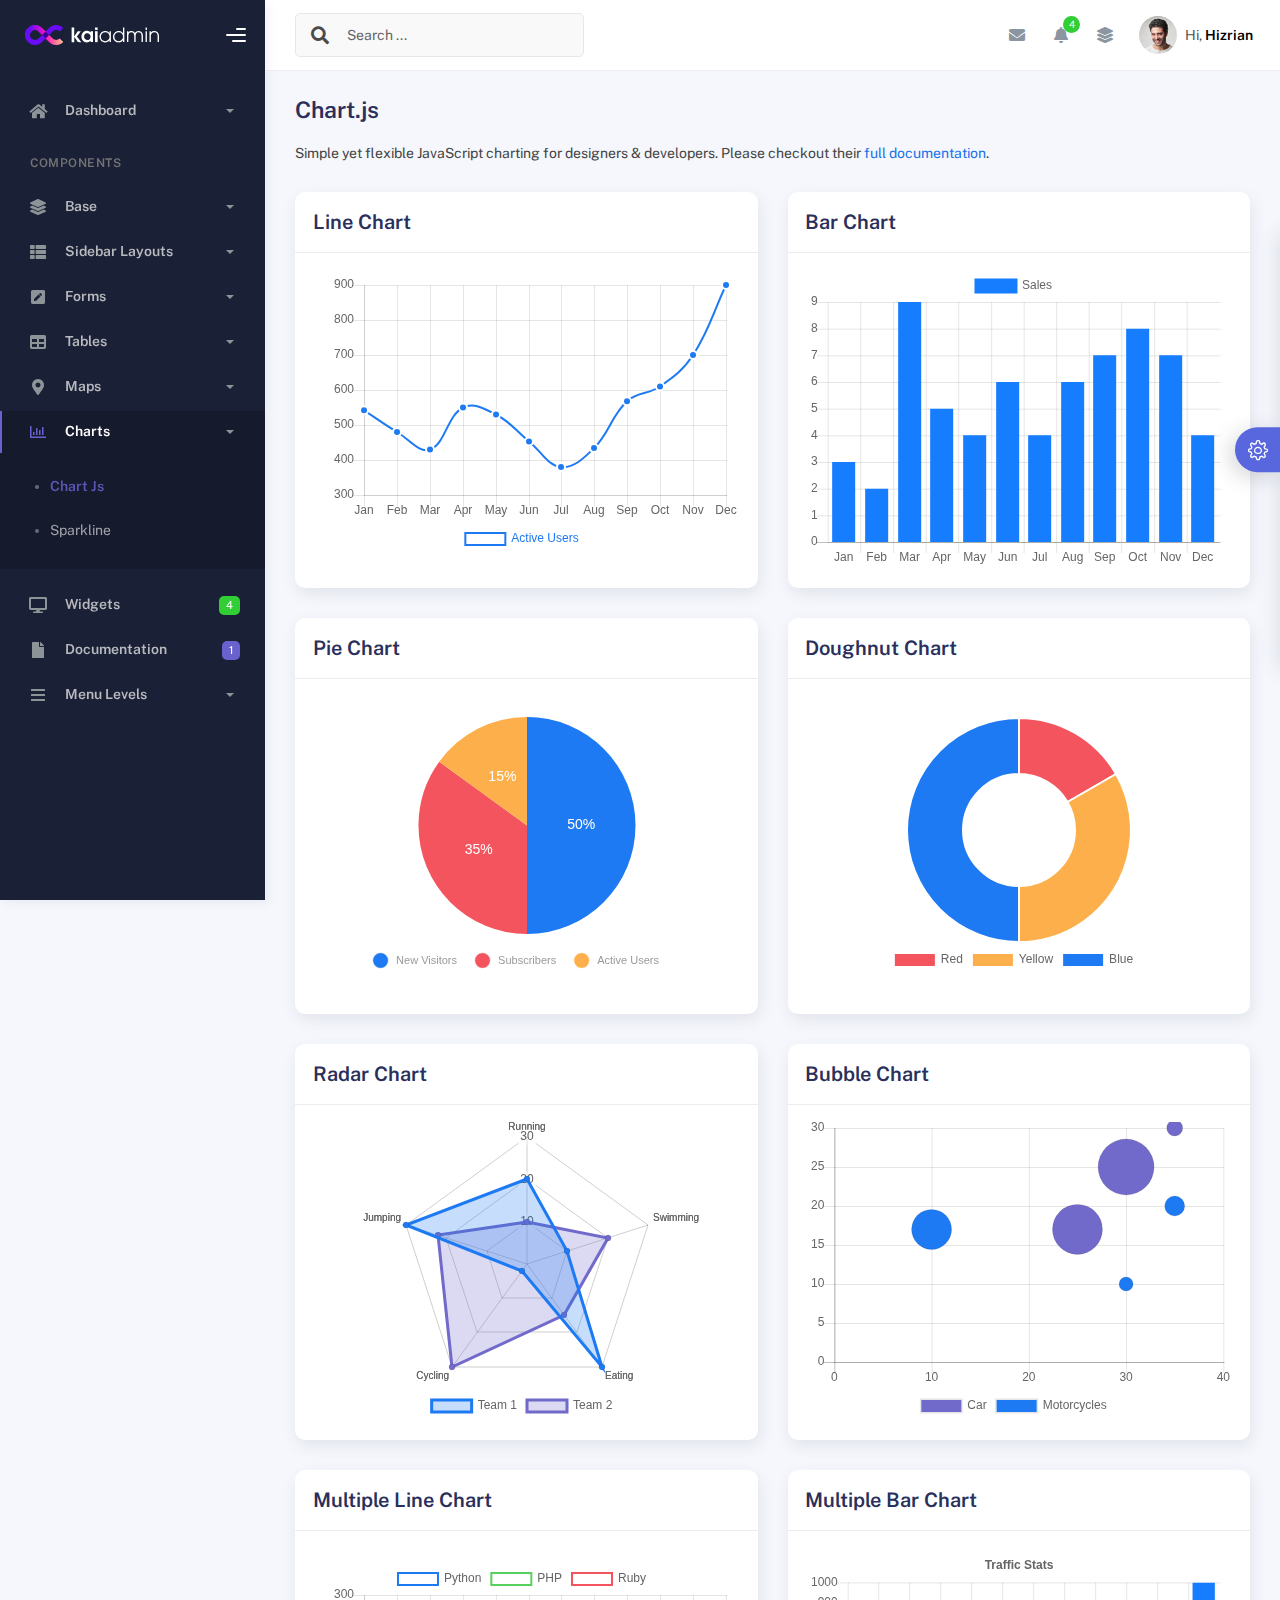
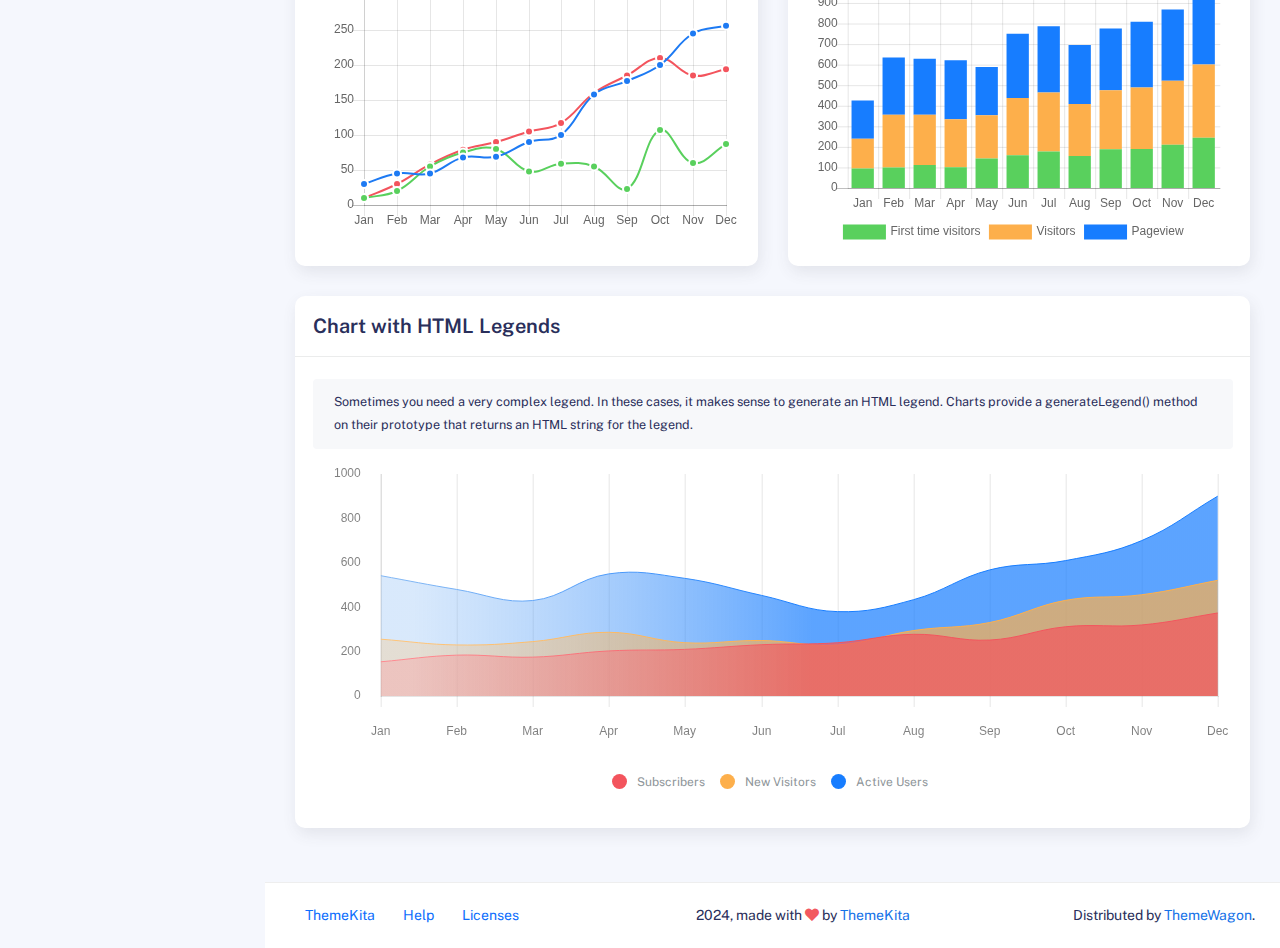
<file: wwwroot/charts/charts.html>
<!DOCTYPE html>
<html lang="en">
  <head>
    <meta http-equiv="X-UA-Compatible" content="IE=edge" />
    <title>Charts - Kaiadmin Bootstrap 5 Admin Dashboard</title>
    <meta
      content="width=device-width, initial-scale=1.0, shrink-to-fit=no"
      name="viewport"
    />
    <link
      rel="icon"
      href="../assets/img/kaiadmin/favicon.ico"
      type="image/x-icon"
    />

    <!-- Fonts and icons -->
    <script src="../assets/js/plugin/webfont/webfont.min.js"></script>
    <script>
      WebFont.load({
        google: { families: ["Public Sans:300,400,500,600,700"] },
        custom: {
          families: [
            "Font Awesome 5 Solid",
            "Font Awesome 5 Regular",
            "Font Awesome 5 Brands",
            "simple-line-icons",
          ],
          urls: ["../assets/css/fonts.min.css"],
        },
        active: function () {
          sessionStorage.fonts = true;
        },
      });
    </script>

    <!-- CSS Files -->
    <link rel="stylesheet" href="../assets/css/bootstrap.min.css" />
    <link rel="stylesheet" href="../assets/css/plugins.min.css" />
    <link rel="stylesheet" href="../assets/css/kaiadmin.min.css" />

    <!-- CSS Just for demo purpose, don't include it in your project -->
    <link rel="stylesheet" href="../assets/css/demo.css" />
  </head>
  <body>
    <div class="wrapper">
      <!-- Sidebar -->
      <div class="sidebar" data-background-color="dark">
        <div class="sidebar-logo">
          <!-- Logo Header -->
          <div class="logo-header" data-background-color="dark">
            <a href="../index.html" class="logo">
              <img
                src="../assets/img/kaiadmin/logo_light.svg"
                alt="navbar brand"
                class="navbar-brand"
                height="20"
              />
            </a>
            <div class="nav-toggle">
              <button class="btn btn-toggle toggle-sidebar">
                <i class="gg-menu-right"></i>
              </button>
              <button class="btn btn-toggle sidenav-toggler">
                <i class="gg-menu-left"></i>
              </button>
            </div>
            <button class="topbar-toggler more">
              <i class="gg-more-vertical-alt"></i>
            </button>
          </div>
          <!-- End Logo Header -->
        </div>
        <div class="sidebar-wrapper scrollbar scrollbar-inner">
          <div class="sidebar-content">
            <ul class="nav nav-secondary">
              <li class="nav-item">
                <a
                  data-bs-toggle="collapse"
                  href="#dashboard"
                  class="collapsed"
                  aria-expanded="false"
                >
                  <i class="fas fa-home"></i>
                  <p>Dashboard</p>
                  <span class="caret"></span>
                </a>
                <div class="collapse" id="dashboard">
                  <ul class="nav nav-collapse">
                    <li>
                      <a href="../../demo1/index.html">
                        <span class="sub-item">Dashboard 1</span>
                      </a>
                    </li>
                  </ul>
                </div>
              </li>
              <li class="nav-section">
                <span class="sidebar-mini-icon">
                  <i class="fa fa-ellipsis-h"></i>
                </span>
                <h4 class="text-section">Components</h4>
              </li>
              <li class="nav-item">
                <a data-bs-toggle="collapse" href="#base">
                  <i class="fas fa-layer-group"></i>
                  <p>Base</p>
                  <span class="caret"></span>
                </a>
                <div class="collapse" id="base">
                  <ul class="nav nav-collapse">
                    <li>
                      <a href="../components/avatars.html">
                        <span class="sub-item">Avatars</span>
                      </a>
                    </li>
                    <li>
                      <a href="../components/buttons.html">
                        <span class="sub-item">Buttons</span>
                      </a>
                    </li>
                    <li>
                      <a href="../components/gridsystem.html">
                        <span class="sub-item">Grid System</span>
                      </a>
                    </li>
                    <li>
                      <a href="../components/panels.html">
                        <span class="sub-item">Panels</span>
                      </a>
                    </li>
                    <li>
                      <a href="../components/notifications.html">
                        <span class="sub-item">Notifications</span>
                      </a>
                    </li>
                    <li>
                      <a href="../components/sweetalert.html">
                        <span class="sub-item">Sweet Alert</span>
                      </a>
                    </li>
                    <li>
                      <a href="../components/font-awesome-icons.html">
                        <span class="sub-item">Font Awesome Icons</span>
                      </a>
                    </li>
                    <li>
                      <a href="../components/simple-line-icons.html">
                        <span class="sub-item">Simple Line Icons</span>
                      </a>
                    </li>
                    <li>
                      <a href="../components/typography.html">
                        <span class="sub-item">Typography</span>
                      </a>
                    </li>
                  </ul>
                </div>
              </li>
              <li class="nav-item">
                <a data-bs-toggle="collapse" href="#sidebarLayouts">
                  <i class="fas fa-th-list"></i>
                  <p>Sidebar Layouts</p>
                  <span class="caret"></span>
                </a>
                <div class="collapse" id="sidebarLayouts">
                  <ul class="nav nav-collapse">
                    <li>
                      <a href="../sidebar-style-2.html">
                        <span class="sub-item">Sidebar Style 2</span>
                      </a>
                    </li>
                    <li>
                      <a href="../icon-menu.html">
                        <span class="sub-item">Icon Menu</span>
                      </a>
                    </li>
                  </ul>
                </div>
              </li>
              <li class="nav-item">
                <a data-bs-toggle="collapse" href="#forms">
                  <i class="fas fa-pen-square"></i>
                  <p>Forms</p>
                  <span class="caret"></span>
                </a>
                <div class="collapse" id="forms">
                  <ul class="nav nav-collapse">
                    <li>
                      <a href="../forms/forms.html">
                        <span class="sub-item">Basic Form</span>
                      </a>
                    </li>
                  </ul>
                </div>
              </li>
              <li class="nav-item">
                <a data-bs-toggle="collapse" href="#tables">
                  <i class="fas fa-table"></i>
                  <p>Tables</p>
                  <span class="caret"></span>
                </a>
                <div class="collapse" id="tables">
                  <ul class="nav nav-collapse">
                    <li>
                      <a href="../tables/tables.html">
                        <span class="sub-item">Basic Table</span>
                      </a>
                    </li>
                    <li>
                      <a href="../tables/datatables.html">
                        <span class="sub-item">Datatables</span>
                      </a>
                    </li>
                  </ul>
                </div>
              </li>
              <li class="nav-item">
                <a data-bs-toggle="collapse" href="#maps">
                  <i class="fas fa-map-marker-alt"></i>
                  <p>Maps</p>
                  <span class="caret"></span>
                </a>
                <div class="collapse" id="maps">
                  <ul class="nav nav-collapse">
                    <li>
                      <a href="../maps/googlemaps.html">
                        <span class="sub-item">Google Maps</span>
                      </a>
                    </li>
                    <li>
                      <a href="../maps/jsvectormap.html">
                        <span class="sub-item">Jsvectormap</span>
                      </a>
                    </li>
                  </ul>
                </div>
              </li>
              <li class="nav-item active submenu">
                <a data-bs-toggle="collapse" href="#charts">
                  <i class="far fa-chart-bar"></i>
                  <p>Charts</p>
                  <span class="caret"></span>
                </a>
                <div class="collapse show" id="charts">
                  <ul class="nav nav-collapse">
                    <li class="active">
                      <a href="../charts/charts.html">
                        <span class="sub-item">Chart Js</span>
                      </a>
                    </li>
                    <li>
                      <a href="../charts/sparkline.html">
                        <span class="sub-item">Sparkline</span>
                      </a>
                    </li>
                  </ul>
                </div>
              </li>
              <li class="nav-item">
                <a href="../widgets.html">
                  <i class="fas fa-desktop"></i>
                  <p>Widgets</p>
                  <span class="badge badge-success">4</span>
                </a>
              </li>
              <li class="nav-item">
                <a href="../../../documentation/index.html">
                  <i class="fas fa-file"></i>
                  <p>Documentation</p>
                  <span class="badge badge-secondary">1</span>
                </a>
              </li>
              <li class="nav-item">
                <a data-bs-toggle="collapse" href="#submenu">
                  <i class="fas fa-bars"></i>
                  <p>Menu Levels</p>
                  <span class="caret"></span>
                </a>
                <div class="collapse" id="submenu">
                  <ul class="nav nav-collapse">
                    <li>
                      <a data-bs-toggle="collapse" href="#subnav1">
                        <span class="sub-item">Level 1</span>
                        <span class="caret"></span>
                      </a>
                      <div class="collapse" id="subnav1">
                        <ul class="nav nav-collapse subnav">
                          <li>
                            <a href="#">
                              <span class="sub-item">Level 2</span>
                            </a>
                          </li>
                          <li>
                            <a href="#">
                              <span class="sub-item">Level 2</span>
                            </a>
                          </li>
                        </ul>
                      </div>
                    </li>
                    <li>
                      <a data-bs-toggle="collapse" href="#subnav2">
                        <span class="sub-item">Level 1</span>
                        <span class="caret"></span>
                      </a>
                      <div class="collapse" id="subnav2">
                        <ul class="nav nav-collapse subnav">
                          <li>
                            <a href="#">
                              <span class="sub-item">Level 2</span>
                            </a>
                          </li>
                        </ul>
                      </div>
                    </li>
                    <li>
                      <a href="#">
                        <span class="sub-item">Level 1</span>
                      </a>
                    </li>
                  </ul>
                </div>
              </li>
            </ul>
          </div>
        </div>
      </div>
      <!-- End Sidebar -->

      <div class="main-panel">
        <div class="main-header">
          <div class="main-header-logo">
            <!-- Logo Header -->
            <div class="logo-header" data-background-color="dark">
              <a href="../index.html" class="logo">
                <img
                  src="../assets/img/kaiadmin/logo_light.svg"
                  alt="navbar brand"
                  class="navbar-brand"
                  height="20"
                />
              </a>
              <div class="nav-toggle">
                <button class="btn btn-toggle toggle-sidebar">
                  <i class="gg-menu-right"></i>
                </button>
                <button class="btn btn-toggle sidenav-toggler">
                  <i class="gg-menu-left"></i>
                </button>
              </div>
              <button class="topbar-toggler more">
                <i class="gg-more-vertical-alt"></i>
              </button>
            </div>
            <!-- End Logo Header -->
          </div>
          <!-- Navbar Header -->
          <nav
            class="navbar navbar-header navbar-header-transparent navbar-expand-lg border-bottom"
          >
            <div class="container-fluid">
              <nav
                class="navbar navbar-header-left navbar-expand-lg navbar-form nav-search p-0 d-none d-lg-flex"
              >
                <div class="input-group">
                  <div class="input-group-prepend">
                    <button type="submit" class="btn btn-search pe-1">
                      <i class="fa fa-search search-icon"></i>
                    </button>
                  </div>
                  <input
                    type="text"
                    placeholder="Search ..."
                    class="form-control"
                  />
                </div>
              </nav>

              <ul class="navbar-nav topbar-nav ms-md-auto align-items-center">
                <li
                  class="nav-item topbar-icon dropdown hidden-caret d-flex d-lg-none"
                >
                  <a
                    class="nav-link dropdown-toggle"
                    data-bs-toggle="dropdown"
                    href="#"
                    role="button"
                    aria-expanded="false"
                    aria-haspopup="true"
                  >
                    <i class="fa fa-search"></i>
                  </a>
                  <ul class="dropdown-menu dropdown-search animated fadeIn">
                    <form class="navbar-left navbar-form nav-search">
                      <div class="input-group">
                        <input
                          type="text"
                          placeholder="Search ..."
                          class="form-control"
                        />
                      </div>
                    </form>
                  </ul>
                </li>
                <li class="nav-item topbar-icon dropdown hidden-caret">
                  <a
                    class="nav-link dropdown-toggle"
                    href="#"
                    id="messageDropdown"
                    role="button"
                    data-bs-toggle="dropdown"
                    aria-haspopup="true"
                    aria-expanded="false"
                  >
                    <i class="fa fa-envelope"></i>
                  </a>
                  <ul
                    class="dropdown-menu messages-notif-box animated fadeIn"
                    aria-labelledby="messageDropdown"
                  >
                    <li>
                      <div
                        class="dropdown-title d-flex justify-content-between align-items-center"
                      >
                        Messages
                        <a href="#" class="small">Mark all as read</a>
                      </div>
                    </li>
                    <li>
                      <div class="message-notif-scroll scrollbar-outer">
                        <div class="notif-center">
                          <a href="#">
                            <div class="notif-img">
                              <img
                                src="../assets/img/jm_denis.jpg"
                                alt="Img Profile"
                              />
                            </div>
                            <div class="notif-content">
                              <span class="subject">Jimmy Denis</span>
                              <span class="block"> How are you ? </span>
                              <span class="time">5 minutes ago</span>
                            </div>
                          </a>
                          <a href="#">
                            <div class="notif-img">
                              <img
                                src="../assets/img/chadengle.jpg"
                                alt="Img Profile"
                              />
                            </div>
                            <div class="notif-content">
                              <span class="subject">Chad</span>
                              <span class="block"> Ok, Thanks ! </span>
                              <span class="time">12 minutes ago</span>
                            </div>
                          </a>
                          <a href="#">
                            <div class="notif-img">
                              <img
                                src="../assets/img/mlane.jpg"
                                alt="Img Profile"
                              />
                            </div>
                            <div class="notif-content">
                              <span class="subject">Jhon Doe</span>
                              <span class="block">
                                Ready for the meeting today...
                              </span>
                              <span class="time">12 minutes ago</span>
                            </div>
                          </a>
                          <a href="#">
                            <div class="notif-img">
                              <img
                                src="../assets/img/talha.jpg"
                                alt="Img Profile"
                              />
                            </div>
                            <div class="notif-content">
                              <span class="subject">Talha</span>
                              <span class="block"> Hi, Apa Kabar ? </span>
                              <span class="time">17 minutes ago</span>
                            </div>
                          </a>
                        </div>
                      </div>
                    </li>
                    <li>
                      <a class="see-all" href="javascript:void(0);"
                        >See all messages<i class="fa fa-angle-right"></i>
                      </a>
                    </li>
                  </ul>
                </li>
                <li class="nav-item topbar-icon dropdown hidden-caret">
                  <a
                    class="nav-link dropdown-toggle"
                    href="#"
                    id="notifDropdown"
                    role="button"
                    data-bs-toggle="dropdown"
                    aria-haspopup="true"
                    aria-expanded="false"
                  >
                    <i class="fa fa-bell"></i>
                    <span class="notification">4</span>
                  </a>
                  <ul
                    class="dropdown-menu notif-box animated fadeIn"
                    aria-labelledby="notifDropdown"
                  >
                    <li>
                      <div class="dropdown-title">
                        You have 4 new notification
                      </div>
                    </li>
                    <li>
                      <div class="notif-scroll scrollbar-outer">
                        <div class="notif-center">
                          <a href="#">
                            <div class="notif-icon notif-primary">
                              <i class="fa fa-user-plus"></i>
                            </div>
                            <div class="notif-content">
                              <span class="block"> New user registered </span>
                              <span class="time">5 minutes ago</span>
                            </div>
                          </a>
                          <a href="#">
                            <div class="notif-icon notif-success">
                              <i class="fa fa-comment"></i>
                            </div>
                            <div class="notif-content">
                              <span class="block">
                                Rahmad commented on Admin
                              </span>
                              <span class="time">12 minutes ago</span>
                            </div>
                          </a>
                          <a href="#">
                            <div class="notif-img">
                              <img
                                src="../assets/img/profile2.jpg"
                                alt="Img Profile"
                              />
                            </div>
                            <div class="notif-content">
                              <span class="block">
                                Reza send messages to you
                              </span>
                              <span class="time">12 minutes ago</span>
                            </div>
                          </a>
                          <a href="#">
                            <div class="notif-icon notif-danger">
                              <i class="fa fa-heart"></i>
                            </div>
                            <div class="notif-content">
                              <span class="block"> Farrah liked Admin </span>
                              <span class="time">17 minutes ago</span>
                            </div>
                          </a>
                        </div>
                      </div>
                    </li>
                    <li>
                      <a class="see-all" href="javascript:void(0);"
                        >See all notifications<i class="fa fa-angle-right"></i>
                      </a>
                    </li>
                  </ul>
                </li>
                <li class="nav-item topbar-icon dropdown hidden-caret">
                  <a
                    class="nav-link"
                    data-bs-toggle="dropdown"
                    href="#"
                    aria-expanded="false"
                  >
                    <i class="fas fa-layer-group"></i>
                  </a>
                  <div class="dropdown-menu quick-actions animated fadeIn">
                    <div class="quick-actions-header">
                      <span class="title mb-1">Quick Actions</span>
                      <span class="subtitle op-7">Shortcuts</span>
                    </div>
                    <div class="quick-actions-scroll scrollbar-outer">
                      <div class="quick-actions-items">
                        <div class="row m-0">
                          <a class="col-6 col-md-4 p-0" href="#">
                            <div class="quick-actions-item">
                              <div class="avatar-item bg-danger rounded-circle">
                                <i class="far fa-calendar-alt"></i>
                              </div>
                              <span class="text">Calendar</span>
                            </div>
                          </a>
                          <a class="col-6 col-md-4 p-0" href="#">
                            <div class="quick-actions-item">
                              <div
                                class="avatar-item bg-warning rounded-circle"
                              >
                                <i class="fas fa-map"></i>
                              </div>
                              <span class="text">Maps</span>
                            </div>
                          </a>
                          <a class="col-6 col-md-4 p-0" href="#">
                            <div class="quick-actions-item">
                              <div class="avatar-item bg-info rounded-circle">
                                <i class="fas fa-file-excel"></i>
                              </div>
                              <span class="text">Reports</span>
                            </div>
                          </a>
                          <a class="col-6 col-md-4 p-0" href="#">
                            <div class="quick-actions-item">
                              <div
                                class="avatar-item bg-success rounded-circle"
                              >
                                <i class="fas fa-envelope"></i>
                              </div>
                              <span class="text">Emails</span>
                            </div>
                          </a>
                          <a class="col-6 col-md-4 p-0" href="#">
                            <div class="quick-actions-item">
                              <div
                                class="avatar-item bg-primary rounded-circle"
                              >
                                <i class="fas fa-file-invoice-dollar"></i>
                              </div>
                              <span class="text">Invoice</span>
                            </div>
                          </a>
                          <a class="col-6 col-md-4 p-0" href="#">
                            <div class="quick-actions-item">
                              <div
                                class="avatar-item bg-secondary rounded-circle"
                              >
                                <i class="fas fa-credit-card"></i>
                              </div>
                              <span class="text">Payments</span>
                            </div>
                          </a>
                        </div>
                      </div>
                    </div>
                  </div>
                </li>

                <li class="nav-item topbar-user dropdown hidden-caret">
                  <a
                    class="dropdown-toggle profile-pic"
                    data-bs-toggle="dropdown"
                    href="#"
                    aria-expanded="false"
                  >
                    <div class="avatar-sm">
                      <img
                        src="../assets/img/profile.jpg"
                        alt="..."
                        class="avatar-img rounded-circle"
                      />
                    </div>
                    <span class="profile-username">
                      <span class="op-7">Hi,</span>
                      <span class="fw-bold">Hizrian</span>
                    </span>
                  </a>
                  <ul class="dropdown-menu dropdown-user animated fadeIn">
                    <div class="dropdown-user-scroll scrollbar-outer">
                      <li>
                        <div class="user-box">
                          <div class="avatar-lg">
                            <img
                              src="../assets/img/profile.jpg"
                              alt="image profile"
                              class="avatar-img rounded"
                            />
                          </div>
                          <div class="u-text">
                            <h4>Hizrian</h4>
                            <p class="text-muted">hello@example.com</p>
                            <a
                              href="profile.html"
                              class="btn btn-xs btn-secondary btn-sm"
                              >View Profile</a
                            >
                          </div>
                        </div>
                      </li>
                      <li>
                        <div class="dropdown-divider"></div>
                        <a class="dropdown-item" href="#">My Profile</a>
                        <a class="dropdown-item" href="#">My Balance</a>
                        <a class="dropdown-item" href="#">Inbox</a>
                        <div class="dropdown-divider"></div>
                        <a class="dropdown-item" href="#">Account Setting</a>
                        <div class="dropdown-divider"></div>
                        <a class="dropdown-item" href="#">Logout</a>
                      </li>
                    </div>
                  </ul>
                </li>
              </ul>
            </div>
          </nav>
          <!-- End Navbar -->
        </div>

        <div class="container">
          <div class="page-inner">
            <h3 class="fw-bold mb-3">Chart.js</h3>
            <div class="page-category">
              Simple yet flexible JavaScript charting for designers &
              developers. Please checkout their
              <a href="http://www.chartjs.org/" target="_blank"
                >full documentation</a
              >.
            </div>
            <div class="row">
              <div class="col-md-6">
                <div class="card">
                  <div class="card-header">
                    <div class="card-title">Line Chart</div>
                  </div>
                  <div class="card-body">
                    <div class="chart-container">
                      <canvas id="lineChart"></canvas>
                    </div>
                  </div>
                </div>
              </div>
              <div class="col-md-6">
                <div class="card">
                  <div class="card-header">
                    <div class="card-title">Bar Chart</div>
                  </div>
                  <div class="card-body">
                    <div class="chart-container">
                      <canvas id="barChart"></canvas>
                    </div>
                  </div>
                </div>
              </div>
              <div class="col-md-6">
                <div class="card">
                  <div class="card-header">
                    <div class="card-title">Pie Chart</div>
                  </div>
                  <div class="card-body">
                    <div class="chart-container">
                      <canvas
                        id="pieChart"
                        style="width: 50%; height: 50%"
                      ></canvas>
                    </div>
                  </div>
                </div>
              </div>
              <div class="col-md-6">
                <div class="card">
                  <div class="card-header">
                    <div class="card-title">Doughnut Chart</div>
                  </div>
                  <div class="card-body">
                    <div class="chart-container">
                      <canvas
                        id="doughnutChart"
                        style="width: 50%; height: 50%"
                      ></canvas>
                    </div>
                  </div>
                </div>
              </div>
              <div class="col-md-6">
                <div class="card">
                  <div class="card-header">
                    <div class="card-title">Radar Chart</div>
                  </div>
                  <div class="card-body">
                    <div class="chart-container">
                      <canvas id="radarChart"></canvas>
                    </div>
                  </div>
                </div>
              </div>
              <div class="col-md-6">
                <div class="card">
                  <div class="card-header">
                    <div class="card-title">Bubble Chart</div>
                  </div>
                  <div class="card-body">
                    <div class="chart-container">
                      <canvas id="bubbleChart"></canvas>
                    </div>
                  </div>
                </div>
              </div>
              <div class="col-md-6">
                <div class="card">
                  <div class="card-header">
                    <div class="card-title">Multiple Line Chart</div>
                  </div>
                  <div class="card-body">
                    <div class="chart-container">
                      <canvas id="multipleLineChart"></canvas>
                    </div>
                  </div>
                </div>
              </div>
              <div class="col-md-6">
                <div class="card">
                  <div class="card-header">
                    <div class="card-title">Multiple Bar Chart</div>
                  </div>
                  <div class="card-body">
                    <div class="chart-container">
                      <canvas id="multipleBarChart"></canvas>
                    </div>
                  </div>
                </div>
              </div>
              <div class="col-md-12">
                <div class="card">
                  <div class="card-header">
                    <div class="card-title">Chart with HTML Legends</div>
                  </div>
                  <div class="card-body">
                    <div class="card-sub">
                      Sometimes you need a very complex legend. In these cases,
                      it makes sense to generate an HTML legend. Charts provide
                      a generateLegend() method on their prototype that returns
                      an HTML string for the legend.
                    </div>
                    <div class="chart-container">
                      <canvas id="htmlLegendsChart"></canvas>
                    </div>
                    <div id="myChartLegend"></div>
                  </div>
                </div>
              </div>
            </div>
          </div>
        </div>

        <footer class="footer">
          <div class="container-fluid d-flex justify-content-between">
            <nav class="pull-left">
              <ul class="nav">
                <li class="nav-item">
                  <a class="nav-link" href="http://www.themekita.com">
                    ThemeKita
                  </a>
                </li>
                <li class="nav-item">
                  <a class="nav-link" href="#"> Help </a>
                </li>
                <li class="nav-item">
                  <a class="nav-link" href="#"> Licenses </a>
                </li>
              </ul>
            </nav>
            <div class="copyright">
              2024, made with <i class="fa fa-heart heart text-danger"></i> by
              <a href="http://www.themekita.com">ThemeKita</a>
            </div>
            <div>
              Distributed by
              <a target="_blank" href="https://themewagon.com/">ThemeWagon</a>.
            </div>
          </div>
        </footer>
      </div>

      <!-- Custom template | don't include it in your project! -->
      <div class="custom-template">
        <div class="title">Settings</div>
        <div class="custom-content">
          <div class="switcher">
            <div class="switch-block">
              <h4>Logo Header</h4>
              <div class="btnSwitch">
                <button
                  type="button"
                  class="selected changeLogoHeaderColor"
                  data-color="dark"
                ></button>
                <button
                  type="button"
                  class="selected changeLogoHeaderColor"
                  data-color="blue"
                ></button>
                <button
                  type="button"
                  class="changeLogoHeaderColor"
                  data-color="purple"
                ></button>
                <button
                  type="button"
                  class="changeLogoHeaderColor"
                  data-color="light-blue"
                ></button>
                <button
                  type="button"
                  class="changeLogoHeaderColor"
                  data-color="green"
                ></button>
                <button
                  type="button"
                  class="changeLogoHeaderColor"
                  data-color="orange"
                ></button>
                <button
                  type="button"
                  class="changeLogoHeaderColor"
                  data-color="red"
                ></button>
                <button
                  type="button"
                  class="changeLogoHeaderColor"
                  data-color="white"
                ></button>
                <br />
                <button
                  type="button"
                  class="changeLogoHeaderColor"
                  data-color="dark2"
                ></button>
                <button
                  type="button"
                  class="changeLogoHeaderColor"
                  data-color="blue2"
                ></button>
                <button
                  type="button"
                  class="changeLogoHeaderColor"
                  data-color="purple2"
                ></button>
                <button
                  type="button"
                  class="changeLogoHeaderColor"
                  data-color="light-blue2"
                ></button>
                <button
                  type="button"
                  class="changeLogoHeaderColor"
                  data-color="green2"
                ></button>
                <button
                  type="button"
                  class="changeLogoHeaderColor"
                  data-color="orange2"
                ></button>
                <button
                  type="button"
                  class="changeLogoHeaderColor"
                  data-color="red2"
                ></button>
              </div>
            </div>
            <div class="switch-block">
              <h4>Navbar Header</h4>
              <div class="btnSwitch">
                <button
                  type="button"
                  class="changeTopBarColor"
                  data-color="dark"
                ></button>
                <button
                  type="button"
                  class="changeTopBarColor"
                  data-color="blue"
                ></button>
                <button
                  type="button"
                  class="changeTopBarColor"
                  data-color="purple"
                ></button>
                <button
                  type="button"
                  class="changeTopBarColor"
                  data-color="light-blue"
                ></button>
                <button
                  type="button"
                  class="changeTopBarColor"
                  data-color="green"
                ></button>
                <button
                  type="button"
                  class="changeTopBarColor"
                  data-color="orange"
                ></button>
                <button
                  type="button"
                  class="changeTopBarColor"
                  data-color="red"
                ></button>
                <button
                  type="button"
                  class="changeTopBarColor"
                  data-color="white"
                ></button>
                <br />
                <button
                  type="button"
                  class="changeTopBarColor"
                  data-color="dark2"
                ></button>
                <button
                  type="button"
                  class="selected changeTopBarColor"
                  data-color="blue2"
                ></button>
                <button
                  type="button"
                  class="changeTopBarColor"
                  data-color="purple2"
                ></button>
                <button
                  type="button"
                  class="changeTopBarColor"
                  data-color="light-blue2"
                ></button>
                <button
                  type="button"
                  class="changeTopBarColor"
                  data-color="green2"
                ></button>
                <button
                  type="button"
                  class="changeTopBarColor"
                  data-color="orange2"
                ></button>
                <button
                  type="button"
                  class="changeTopBarColor"
                  data-color="red2"
                ></button>
              </div>
            </div>
            <div class="switch-block">
              <h4>Sidebar</h4>
              <div class="btnSwitch">
                <button
                  type="button"
                  class="selected changeSideBarColor"
                  data-color="white"
                ></button>
                <button
                  type="button"
                  class="changeSideBarColor"
                  data-color="dark"
                ></button>
                <button
                  type="button"
                  class="changeSideBarColor"
                  data-color="dark2"
                ></button>
              </div>
            </div>
          </div>
        </div>
        <div class="custom-toggle">
          <i class="icon-settings"></i>
        </div>
      </div>
      <!-- End Custom template -->
    </div>
    <!--   Core JS Files   -->
    <script src="../assets/js/core/jquery-3.7.1.min.js"></script>
    <script src="../assets/js/core/popper.min.js"></script>
    <script src="../assets/js/core/bootstrap.min.js"></script>
    <!-- Chart JS -->
    <script src="../assets/js/plugin/chart.js/chart.min.js"></script>
    <!-- jQuery Scrollbar -->
    <script src="../assets/js/plugin/jquery-scrollbar/jquery.scrollbar.min.js"></script>
    <!-- Kaiadmin JS -->
    <script src="../assets/js/kaiadmin.min.js"></script>
    <!-- Kaiadmin DEMO methods, don't include it in your project! -->
    <script src="../assets/js/setting-demo2.js"></script>
    <script>
      var lineChart = document.getElementById("lineChart").getContext("2d"),
        barChart = document.getElementById("barChart").getContext("2d"),
        pieChart = document.getElementById("pieChart").getContext("2d"),
        doughnutChart = document
          .getElementById("doughnutChart")
          .getContext("2d"),
        radarChart = document.getElementById("radarChart").getContext("2d"),
        bubbleChart = document.getElementById("bubbleChart").getContext("2d"),
        multipleLineChart = document
          .getElementById("multipleLineChart")
          .getContext("2d"),
        multipleBarChart = document
          .getElementById("multipleBarChart")
          .getContext("2d"),
        htmlLegendsChart = document
          .getElementById("htmlLegendsChart")
          .getContext("2d");

      var myLineChart = new Chart(lineChart, {
        type: "line",
        data: {
          labels: [
            "Jan",
            "Feb",
            "Mar",
            "Apr",
            "May",
            "Jun",
            "Jul",
            "Aug",
            "Sep",
            "Oct",
            "Nov",
            "Dec",
          ],
          datasets: [
            {
              label: "Active Users",
              borderColor: "#1d7af3",
              pointBorderColor: "#FFF",
              pointBackgroundColor: "#1d7af3",
              pointBorderWidth: 2,
              pointHoverRadius: 4,
              pointHoverBorderWidth: 1,
              pointRadius: 4,
              backgroundColor: "transparent",
              fill: true,
              borderWidth: 2,
              data: [
                542, 480, 430, 550, 530, 453, 380, 434, 568, 610, 700, 900,
              ],
            },
          ],
        },
        options: {
          responsive: true,
          maintainAspectRatio: false,
          legend: {
            position: "bottom",
            labels: {
              padding: 10,
              fontColor: "#1d7af3",
            },
          },
          tooltips: {
            bodySpacing: 4,
            mode: "nearest",
            intersect: 0,
            position: "nearest",
            xPadding: 10,
            yPadding: 10,
            caretPadding: 10,
          },
          layout: {
            padding: { left: 15, right: 15, top: 15, bottom: 15 },
          },
        },
      });

      var myBarChart = new Chart(barChart, {
        type: "bar",
        data: {
          labels: [
            "Jan",
            "Feb",
            "Mar",
            "Apr",
            "May",
            "Jun",
            "Jul",
            "Aug",
            "Sep",
            "Oct",
            "Nov",
            "Dec",
          ],
          datasets: [
            {
              label: "Sales",
              backgroundColor: "rgb(23, 125, 255)",
              borderColor: "rgb(23, 125, 255)",
              data: [3, 2, 9, 5, 4, 6, 4, 6, 7, 8, 7, 4],
            },
          ],
        },
        options: {
          responsive: true,
          maintainAspectRatio: false,
          scales: {
            yAxes: [
              {
                ticks: {
                  beginAtZero: true,
                },
              },
            ],
          },
        },
      });

      var myPieChart = new Chart(pieChart, {
        type: "pie",
        data: {
          datasets: [
            {
              data: [50, 35, 15],
              backgroundColor: ["#1d7af3", "#f3545d", "#fdaf4b"],
              borderWidth: 0,
            },
          ],
          labels: ["New Visitors", "Subscribers", "Active Users"],
        },
        options: {
          responsive: true,
          maintainAspectRatio: false,
          legend: {
            position: "bottom",
            labels: {
              fontColor: "rgb(154, 154, 154)",
              fontSize: 11,
              usePointStyle: true,
              padding: 20,
            },
          },
          pieceLabel: {
            render: "percentage",
            fontColor: "white",
            fontSize: 14,
          },
          tooltips: false,
          layout: {
            padding: {
              left: 20,
              right: 20,
              top: 20,
              bottom: 20,
            },
          },
        },
      });

      var myDoughnutChart = new Chart(doughnutChart, {
        type: "doughnut",
        data: {
          datasets: [
            {
              data: [10, 20, 30],
              backgroundColor: ["#f3545d", "#fdaf4b", "#1d7af3"],
            },
          ],

          labels: ["Red", "Yellow", "Blue"],
        },
        options: {
          responsive: true,
          maintainAspectRatio: false,
          legend: {
            position: "bottom",
          },
          layout: {
            padding: {
              left: 20,
              right: 20,
              top: 20,
              bottom: 20,
            },
          },
        },
      });

      var myRadarChart = new Chart(radarChart, {
        type: "radar",
        data: {
          labels: ["Running", "Swimming", "Eating", "Cycling", "Jumping"],
          datasets: [
            {
              data: [20, 10, 30, 2, 30],
              borderColor: "#1d7af3",
              backgroundColor: "rgba(29, 122, 243, 0.25)",
              pointBackgroundColor: "#1d7af3",
              pointHoverRadius: 4,
              pointRadius: 3,
              label: "Team 1",
            },
            {
              data: [10, 20, 15, 30, 22],
              borderColor: "#716aca",
              backgroundColor: "rgba(113, 106, 202, 0.25)",
              pointBackgroundColor: "#716aca",
              pointHoverRadius: 4,
              pointRadius: 3,
              label: "Team 2",
            },
          ],
        },
        options: {
          responsive: true,
          maintainAspectRatio: false,
          legend: {
            position: "bottom",
          },
        },
      });

      var myBubbleChart = new Chart(bubbleChart, {
        type: "bubble",
        data: {
          datasets: [
            {
              label: "Car",
              data: [
                { x: 25, y: 17, r: 25 },
                { x: 30, y: 25, r: 28 },
                { x: 35, y: 30, r: 8 },
              ],
              backgroundColor: "#716aca",
            },
            {
              label: "Motorcycles",
              data: [
                { x: 10, y: 17, r: 20 },
                { x: 30, y: 10, r: 7 },
                { x: 35, y: 20, r: 10 },
              ],
              backgroundColor: "#1d7af3",
            },
          ],
        },
        options: {
          responsive: true,
          maintainAspectRatio: false,
          legend: {
            position: "bottom",
          },
          scales: {
            yAxes: [
              {
                ticks: {
                  beginAtZero: true,
                },
              },
            ],
            xAxes: [
              {
                ticks: {
                  beginAtZero: true,
                },
              },
            ],
          },
        },
      });

      var myMultipleLineChart = new Chart(multipleLineChart, {
        type: "line",
        data: {
          labels: [
            "Jan",
            "Feb",
            "Mar",
            "Apr",
            "May",
            "Jun",
            "Jul",
            "Aug",
            "Sep",
            "Oct",
            "Nov",
            "Dec",
          ],
          datasets: [
            {
              label: "Python",
              borderColor: "#1d7af3",
              pointBorderColor: "#FFF",
              pointBackgroundColor: "#1d7af3",
              pointBorderWidth: 2,
              pointHoverRadius: 4,
              pointHoverBorderWidth: 1,
              pointRadius: 4,
              backgroundColor: "transparent",
              fill: true,
              borderWidth: 2,
              data: [30, 45, 45, 68, 69, 90, 100, 158, 177, 200, 245, 256],
            },
            {
              label: "PHP",
              borderColor: "#59d05d",
              pointBorderColor: "#FFF",
              pointBackgroundColor: "#59d05d",
              pointBorderWidth: 2,
              pointHoverRadius: 4,
              pointHoverBorderWidth: 1,
              pointRadius: 4,
              backgroundColor: "transparent",
              fill: true,
              borderWidth: 2,
              data: [10, 20, 55, 75, 80, 48, 59, 55, 23, 107, 60, 87],
            },
            {
              label: "Ruby",
              borderColor: "#f3545d",
              pointBorderColor: "#FFF",
              pointBackgroundColor: "#f3545d",
              pointBorderWidth: 2,
              pointHoverRadius: 4,
              pointHoverBorderWidth: 1,
              pointRadius: 4,
              backgroundColor: "transparent",
              fill: true,
              borderWidth: 2,
              data: [10, 30, 58, 79, 90, 105, 117, 160, 185, 210, 185, 194],
            },
          ],
        },
        options: {
          responsive: true,
          maintainAspectRatio: false,
          legend: {
            position: "top",
          },
          tooltips: {
            bodySpacing: 4,
            mode: "nearest",
            intersect: 0,
            position: "nearest",
            xPadding: 10,
            yPadding: 10,
            caretPadding: 10,
          },
          layout: {
            padding: { left: 15, right: 15, top: 15, bottom: 15 },
          },
        },
      });

      var myMultipleBarChart = new Chart(multipleBarChart, {
        type: "bar",
        data: {
          labels: [
            "Jan",
            "Feb",
            "Mar",
            "Apr",
            "May",
            "Jun",
            "Jul",
            "Aug",
            "Sep",
            "Oct",
            "Nov",
            "Dec",
          ],
          datasets: [
            {
              label: "First time visitors",
              backgroundColor: "#59d05d",
              borderColor: "#59d05d",
              data: [95, 100, 112, 101, 144, 159, 178, 156, 188, 190, 210, 245],
            },
            {
              label: "Visitors",
              backgroundColor: "#fdaf4b",
              borderColor: "#fdaf4b",
              data: [
                145, 256, 244, 233, 210, 279, 287, 253, 287, 299, 312, 356,
              ],
            },
            {
              label: "Pageview",
              backgroundColor: "#177dff",
              borderColor: "#177dff",
              data: [
                185, 279, 273, 287, 234, 312, 322, 286, 301, 320, 346, 399,
              ],
            },
          ],
        },
        options: {
          responsive: true,
          maintainAspectRatio: false,
          legend: {
            position: "bottom",
          },
          title: {
            display: true,
            text: "Traffic Stats",
          },
          tooltips: {
            mode: "index",
            intersect: false,
          },
          responsive: true,
          scales: {
            xAxes: [
              {
                stacked: true,
              },
            ],
            yAxes: [
              {
                stacked: true,
              },
            ],
          },
        },
      });

      // Chart with HTML Legends

      var gradientStroke = htmlLegendsChart.createLinearGradient(
        500,
        0,
        100,
        0
      );
      gradientStroke.addColorStop(0, "#177dff");
      gradientStroke.addColorStop(1, "#80b6f4");

      var gradientFill = htmlLegendsChart.createLinearGradient(500, 0, 100, 0);
      gradientFill.addColorStop(0, "rgba(23, 125, 255, 0.7)");
      gradientFill.addColorStop(1, "rgba(128, 182, 244, 0.3)");

      var gradientStroke2 = htmlLegendsChart.createLinearGradient(
        500,
        0,
        100,
        0
      );
      gradientStroke2.addColorStop(0, "#f3545d");
      gradientStroke2.addColorStop(1, "#ff8990");

      var gradientFill2 = htmlLegendsChart.createLinearGradient(500, 0, 100, 0);
      gradientFill2.addColorStop(0, "rgba(243, 84, 93, 0.7)");
      gradientFill2.addColorStop(1, "rgba(255, 137, 144, 0.3)");

      var gradientStroke3 = htmlLegendsChart.createLinearGradient(
        500,
        0,
        100,
        0
      );
      gradientStroke3.addColorStop(0, "#fdaf4b");
      gradientStroke3.addColorStop(1, "#ffc478");

      var gradientFill3 = htmlLegendsChart.createLinearGradient(500, 0, 100, 0);
      gradientFill3.addColorStop(0, "rgba(253, 175, 75, 0.7)");
      gradientFill3.addColorStop(1, "rgba(255, 196, 120, 0.3)");

      var myHtmlLegendsChart = new Chart(htmlLegendsChart, {
        type: "line",
        data: {
          labels: [
            "Jan",
            "Feb",
            "Mar",
            "Apr",
            "May",
            "Jun",
            "Jul",
            "Aug",
            "Sep",
            "Oct",
            "Nov",
            "Dec",
          ],
          datasets: [
            {
              label: "Subscribers",
              borderColor: gradientStroke2,
              pointBackgroundColor: gradientStroke2,
              pointRadius: 0,
              backgroundColor: gradientFill2,
              legendColor: "#f3545d",
              fill: true,
              borderWidth: 1,
              data: [
                154, 184, 175, 203, 210, 231, 240, 278, 252, 312, 320, 374,
              ],
            },
            {
              label: "New Visitors",
              borderColor: gradientStroke3,
              pointBackgroundColor: gradientStroke3,
              pointRadius: 0,
              backgroundColor: gradientFill3,
              legendColor: "#fdaf4b",
              fill: true,
              borderWidth: 1,
              data: [
                256, 230, 245, 287, 240, 250, 230, 295, 331, 431, 456, 521,
              ],
            },
            {
              label: "Active Users",
              borderColor: gradientStroke,
              pointBackgroundColor: gradientStroke,
              pointRadius: 0,
              backgroundColor: gradientFill,
              legendColor: "#177dff",
              fill: true,
              borderWidth: 1,
              data: [
                542, 480, 430, 550, 530, 453, 380, 434, 568, 610, 700, 900,
              ],
            },
          ],
        },
        options: {
          responsive: true,
          maintainAspectRatio: false,
          legend: {
            display: false,
          },
          tooltips: {
            bodySpacing: 4,
            mode: "nearest",
            intersect: 0,
            position: "nearest",
            xPadding: 10,
            yPadding: 10,
            caretPadding: 10,
          },
          layout: {
            padding: { left: 15, right: 15, top: 15, bottom: 15 },
          },
          scales: {
            yAxes: [
              {
                ticks: {
                  fontColor: "rgba(0,0,0,0.5)",
                  fontStyle: "500",
                  beginAtZero: false,
                  maxTicksLimit: 5,
                  padding: 20,
                },
                gridLines: {
                  drawTicks: false,
                  display: false,
                },
              },
            ],
            xAxes: [
              {
                gridLines: {
                  zeroLineColor: "transparent",
                },
                ticks: {
                  padding: 20,
                  fontColor: "rgba(0,0,0,0.5)",
                  fontStyle: "500",
                },
              },
            ],
          },
          legendCallback: function (chart) {
            var text = [];
            text.push('<ul class="' + chart.id + '-legend html-legend">');
            for (var i = 0; i < chart.data.datasets.length; i++) {
              text.push(
                '<li><span style="background-color:' +
                  chart.data.datasets[i].legendColor +
                  '"></span>'
              );
              if (chart.data.datasets[i].label) {
                text.push(chart.data.datasets[i].label);
              }
              text.push("</li>");
            }
            text.push("</ul>");
            return text.join("");
          },
        },
      });

      var myLegendContainer = document.getElementById("myChartLegend");

      // generate HTML legend
      myLegendContainer.innerHTML = myHtmlLegendsChart.generateLegend();

      // bind onClick event to all LI-tags of the legend
      var legendItems = myLegendContainer.getElementsByTagName("li");
      for (var i = 0; i < legendItems.length; i += 1) {
        legendItems[i].addEventListener("click", legendClickCallback, false);
      }
    </script>
  </body>
</html>
</file>
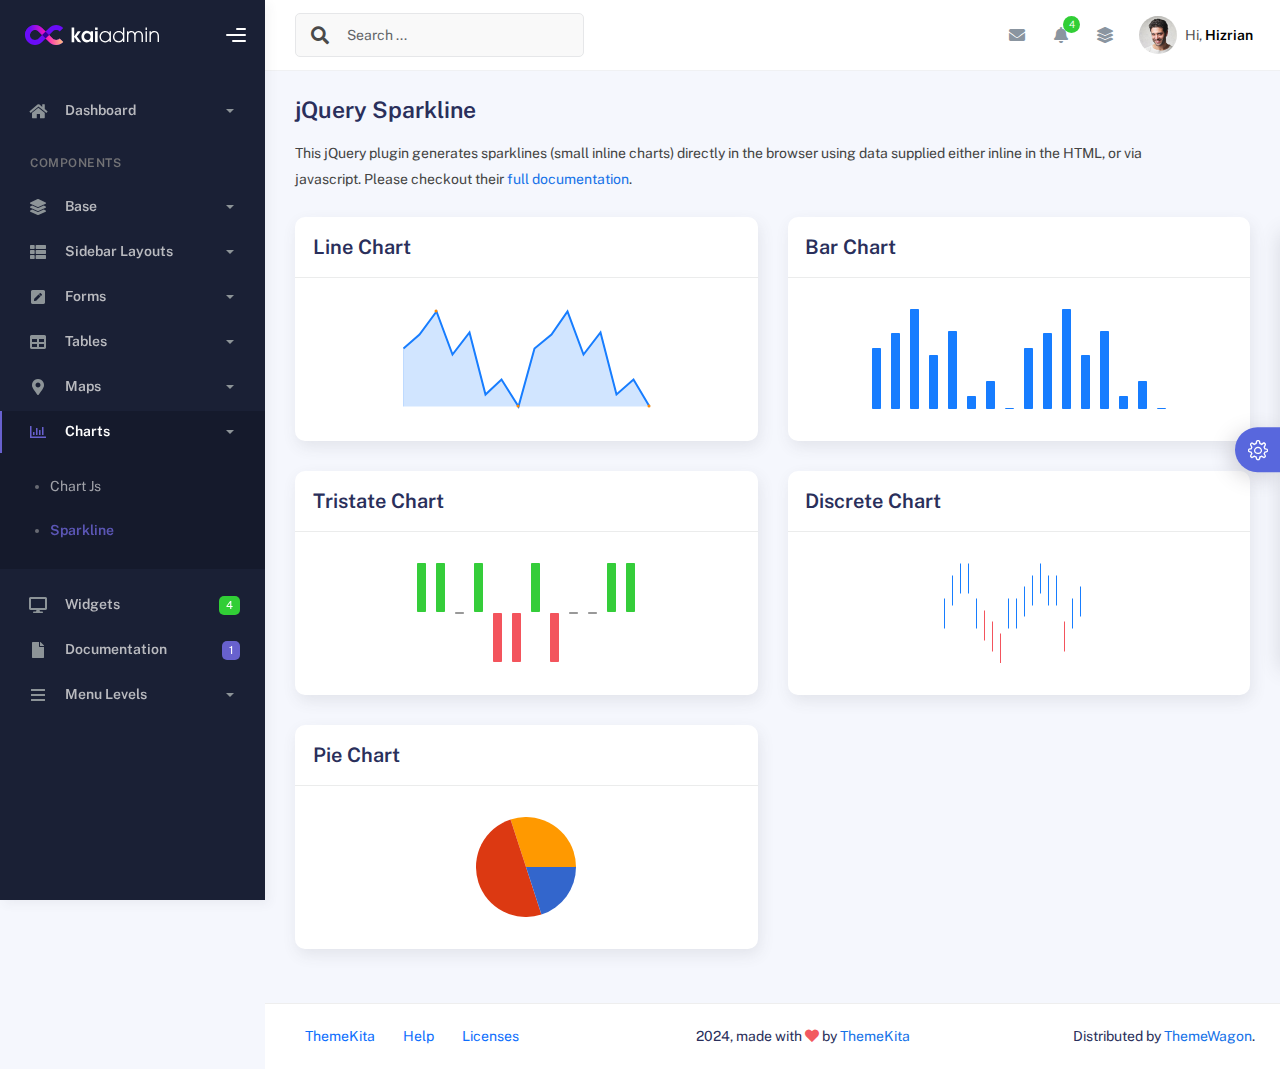
<file: wwwroot/charts/sparkline.html>
<!DOCTYPE html>
<html lang="en">
  <head>
    <meta http-equiv="X-UA-Compatible" content="IE=edge" />
    <title>Sparkline - Kaiadmin Bootstrap 5 Admin Dashboard</title>
    <meta
      content="width=device-width, initial-scale=1.0, shrink-to-fit=no"
      name="viewport"
    />
    <link
      rel="icon"
      href="../assets/img/kaiadmin/favicon.ico"
      type="image/x-icon"
    />

    <!-- Fonts and icons -->
    <script src="../assets/js/plugin/webfont/webfont.min.js"></script>
    <script>
      WebFont.load({
        google: { families: ["Public Sans:300,400,500,600,700"] },
        custom: {
          families: [
            "Font Awesome 5 Solid",
            "Font Awesome 5 Regular",
            "Font Awesome 5 Brands",
            "simple-line-icons",
          ],
          urls: ["../assets/css/fonts.min.css"],
        },
        active: function () {
          sessionStorage.fonts = true;
        },
      });
    </script>

    <!-- CSS Files -->
    <link rel="stylesheet" href="../assets/css/bootstrap.min.css" />
    <link rel="stylesheet" href="../assets/css/plugins.min.css" />
    <link rel="stylesheet" href="../assets/css/kaiadmin.min.css" />

    <!-- CSS Just for demo purpose, don't include it in your project -->
    <link rel="stylesheet" href="../assets/css/demo.css" />
  </head>
  <body>
    <div class="wrapper">
      <!-- Sidebar -->
      <div class="sidebar" data-background-color="dark">
        <div class="sidebar-logo">
          <!-- Logo Header -->
          <div class="logo-header" data-background-color="dark">
            <a href="../index.html" class="logo">
              <img
                src="../assets/img/kaiadmin/logo_light.svg"
                alt="navbar brand"
                class="navbar-brand"
                height="20"
              />
            </a>
            <div class="nav-toggle">
              <button class="btn btn-toggle toggle-sidebar">
                <i class="gg-menu-right"></i>
              </button>
              <button class="btn btn-toggle sidenav-toggler">
                <i class="gg-menu-left"></i>
              </button>
            </div>
            <button class="topbar-toggler more">
              <i class="gg-more-vertical-alt"></i>
            </button>
          </div>
          <!-- End Logo Header -->
        </div>
        <div class="sidebar-wrapper scrollbar scrollbar-inner">
          <div class="sidebar-content">
            <ul class="nav nav-secondary">
              <li class="nav-item">
                <a
                  data-bs-toggle="collapse"
                  href="#dashboard"
                  class="collapsed"
                  aria-expanded="false"
                >
                  <i class="fas fa-home"></i>
                  <p>Dashboard</p>
                  <span class="caret"></span>
                </a>
                <div class="collapse" id="dashboard">
                  <ul class="nav nav-collapse">
                    <li>
                      <a href="../../demo1/index.html">
                        <span class="sub-item">Dashboard 1</span>
                      </a>
                    </li>
                  </ul>
                </div>
              </li>
              <li class="nav-section">
                <span class="sidebar-mini-icon">
                  <i class="fa fa-ellipsis-h"></i>
                </span>
                <h4 class="text-section">Components</h4>
              </li>
              <li class="nav-item">
                <a data-bs-toggle="collapse" href="#base">
                  <i class="fas fa-layer-group"></i>
                  <p>Base</p>
                  <span class="caret"></span>
                </a>
                <div class="collapse" id="base">
                  <ul class="nav nav-collapse">
                    <li>
                      <a href="../components/avatars.html">
                        <span class="sub-item">Avatars</span>
                      </a>
                    </li>
                    <li>
                      <a href="../components/buttons.html">
                        <span class="sub-item">Buttons</span>
                      </a>
                    </li>
                    <li>
                      <a href="../components/gridsystem.html">
                        <span class="sub-item">Grid System</span>
                      </a>
                    </li>
                    <li>
                      <a href="../components/panels.html">
                        <span class="sub-item">Panels</span>
                      </a>
                    </li>
                    <li>
                      <a href="../components/notifications.html">
                        <span class="sub-item">Notifications</span>
                      </a>
                    </li>
                    <li>
                      <a href="../components/sweetalert.html">
                        <span class="sub-item">Sweet Alert</span>
                      </a>
                    </li>
                    <li>
                      <a href="../components/font-awesome-icons.html">
                        <span class="sub-item">Font Awesome Icons</span>
                      </a>
                    </li>
                    <li>
                      <a href="../components/simple-line-icons.html">
                        <span class="sub-item">Simple Line Icons</span>
                      </a>
                    </li>
                    <li>
                      <a href="../components/typography.html">
                        <span class="sub-item">Typography</span>
                      </a>
                    </li>
                  </ul>
                </div>
              </li>
              <li class="nav-item">
                <a data-bs-toggle="collapse" href="#sidebarLayouts">
                  <i class="fas fa-th-list"></i>
                  <p>Sidebar Layouts</p>
                  <span class="caret"></span>
                </a>
                <div class="collapse" id="sidebarLayouts">
                  <ul class="nav nav-collapse">
                    <li>
                      <a href="../sidebar-style-2.html">
                        <span class="sub-item">Sidebar Style 2</span>
                      </a>
                    </li>
                    <li>
                      <a href="../icon-menu.html">
                        <span class="sub-item">Icon Menu</span>
                      </a>
                    </li>
                  </ul>
                </div>
              </li>
              <li class="nav-item">
                <a data-bs-toggle="collapse" href="#forms">
                  <i class="fas fa-pen-square"></i>
                  <p>Forms</p>
                  <span class="caret"></span>
                </a>
                <div class="collapse" id="forms">
                  <ul class="nav nav-collapse">
                    <li>
                      <a href="../forms/forms.html">
                        <span class="sub-item">Basic Form</span>
                      </a>
                    </li>
                  </ul>
                </div>
              </li>
              <li class="nav-item">
                <a data-bs-toggle="collapse" href="#tables">
                  <i class="fas fa-table"></i>
                  <p>Tables</p>
                  <span class="caret"></span>
                </a>
                <div class="collapse" id="tables">
                  <ul class="nav nav-collapse">
                    <li>
                      <a href="../tables/tables.html">
                        <span class="sub-item">Basic Table</span>
                      </a>
                    </li>
                    <li>
                      <a href="../tables/datatables.html">
                        <span class="sub-item">Datatables</span>
                      </a>
                    </li>
                  </ul>
                </div>
              </li>
              <li class="nav-item">
                <a data-bs-toggle="collapse" href="#maps">
                  <i class="fas fa-map-marker-alt"></i>
                  <p>Maps</p>
                  <span class="caret"></span>
                </a>
                <div class="collapse" id="maps">
                  <ul class="nav nav-collapse">
                    <li>
                      <a href="../maps/googlemaps.html">
                        <span class="sub-item">Google Maps</span>
                      </a>
                    </li>
                    <li>
                      <a href="../maps/jsvectormap.html">
                        <span class="sub-item">Jsvectormap</span>
                      </a>
                    </li>
                  </ul>
                </div>
              </li>
              <li class="nav-item active submenu">
                <a data-bs-toggle="collapse" href="#charts">
                  <i class="far fa-chart-bar"></i>
                  <p>Charts</p>
                  <span class="caret"></span>
                </a>
                <div class="collapse show" id="charts">
                  <ul class="nav nav-collapse">
                    <li>
                      <a href="../charts/charts.html">
                        <span class="sub-item">Chart Js</span>
                      </a>
                    </li>
                    <li class="active">
                      <a href="../charts/sparkline.html">
                        <span class="sub-item">Sparkline</span>
                      </a>
                    </li>
                  </ul>
                </div>
              </li>
              <li class="nav-item">
                <a href="../widgets.html">
                  <i class="fas fa-desktop"></i>
                  <p>Widgets</p>
                  <span class="badge badge-success">4</span>
                </a>
              </li>
              <li class="nav-item">
                <a href="../../../documentation/index.html">
                  <i class="fas fa-file"></i>
                  <p>Documentation</p>
                  <span class="badge badge-secondary">1</span>
                </a>
              </li>
              <li class="nav-item">
                <a data-bs-toggle="collapse" href="#submenu">
                  <i class="fas fa-bars"></i>
                  <p>Menu Levels</p>
                  <span class="caret"></span>
                </a>
                <div class="collapse" id="submenu">
                  <ul class="nav nav-collapse">
                    <li>
                      <a data-bs-toggle="collapse" href="#subnav1">
                        <span class="sub-item">Level 1</span>
                        <span class="caret"></span>
                      </a>
                      <div class="collapse" id="subnav1">
                        <ul class="nav nav-collapse subnav">
                          <li>
                            <a href="#">
                              <span class="sub-item">Level 2</span>
                            </a>
                          </li>
                          <li>
                            <a href="#">
                              <span class="sub-item">Level 2</span>
                            </a>
                          </li>
                        </ul>
                      </div>
                    </li>
                    <li>
                      <a data-bs-toggle="collapse" href="#subnav2">
                        <span class="sub-item">Level 1</span>
                        <span class="caret"></span>
                      </a>
                      <div class="collapse" id="subnav2">
                        <ul class="nav nav-collapse subnav">
                          <li>
                            <a href="#">
                              <span class="sub-item">Level 2</span>
                            </a>
                          </li>
                        </ul>
                      </div>
                    </li>
                    <li>
                      <a href="#">
                        <span class="sub-item">Level 1</span>
                      </a>
                    </li>
                  </ul>
                </div>
              </li>
            </ul>
          </div>
        </div>
      </div>
      <!-- End Sidebar -->

      <div class="main-panel">
        <div class="main-header">
          <div class="main-header-logo">
            <!-- Logo Header -->
            <div class="logo-header" data-background-color="dark">
              <a href="../index.html" class="logo">
                <img
                  src="../assets/img/kaiadmin/logo_light.svg"
                  alt="navbar brand"
                  class="navbar-brand"
                  height="20"
                />
              </a>
              <div class="nav-toggle">
                <button class="btn btn-toggle toggle-sidebar">
                  <i class="gg-menu-right"></i>
                </button>
                <button class="btn btn-toggle sidenav-toggler">
                  <i class="gg-menu-left"></i>
                </button>
              </div>
              <button class="topbar-toggler more">
                <i class="gg-more-vertical-alt"></i>
              </button>
            </div>
            <!-- End Logo Header -->
          </div>
          <!-- Navbar Header -->
          <nav
            class="navbar navbar-header navbar-header-transparent navbar-expand-lg border-bottom"
          >
            <div class="container-fluid">
              <nav
                class="navbar navbar-header-left navbar-expand-lg navbar-form nav-search p-0 d-none d-lg-flex"
              >
                <div class="input-group">
                  <div class="input-group-prepend">
                    <button type="submit" class="btn btn-search pe-1">
                      <i class="fa fa-search search-icon"></i>
                    </button>
                  </div>
                  <input
                    type="text"
                    placeholder="Search ..."
                    class="form-control"
                  />
                </div>
              </nav>

              <ul class="navbar-nav topbar-nav ms-md-auto align-items-center">
                <li
                  class="nav-item topbar-icon dropdown hidden-caret d-flex d-lg-none"
                >
                  <a
                    class="nav-link dropdown-toggle"
                    data-bs-toggle="dropdown"
                    href="#"
                    role="button"
                    aria-expanded="false"
                    aria-haspopup="true"
                  >
                    <i class="fa fa-search"></i>
                  </a>
                  <ul class="dropdown-menu dropdown-search animated fadeIn">
                    <form class="navbar-left navbar-form nav-search">
                      <div class="input-group">
                        <input
                          type="text"
                          placeholder="Search ..."
                          class="form-control"
                        />
                      </div>
                    </form>
                  </ul>
                </li>
                <li class="nav-item topbar-icon dropdown hidden-caret">
                  <a
                    class="nav-link dropdown-toggle"
                    href="#"
                    id="messageDropdown"
                    role="button"
                    data-bs-toggle="dropdown"
                    aria-haspopup="true"
                    aria-expanded="false"
                  >
                    <i class="fa fa-envelope"></i>
                  </a>
                  <ul
                    class="dropdown-menu messages-notif-box animated fadeIn"
                    aria-labelledby="messageDropdown"
                  >
                    <li>
                      <div
                        class="dropdown-title d-flex justify-content-between align-items-center"
                      >
                        Messages
                        <a href="#" class="small">Mark all as read</a>
                      </div>
                    </li>
                    <li>
                      <div class="message-notif-scroll scrollbar-outer">
                        <div class="notif-center">
                          <a href="#">
                            <div class="notif-img">
                              <img
                                src="../assets/img/jm_denis.jpg"
                                alt="Img Profile"
                              />
                            </div>
                            <div class="notif-content">
                              <span class="subject">Jimmy Denis</span>
                              <span class="block"> How are you ? </span>
                              <span class="time">5 minutes ago</span>
                            </div>
                          </a>
                          <a href="#">
                            <div class="notif-img">
                              <img
                                src="../assets/img/chadengle.jpg"
                                alt="Img Profile"
                              />
                            </div>
                            <div class="notif-content">
                              <span class="subject">Chad</span>
                              <span class="block"> Ok, Thanks ! </span>
                              <span class="time">12 minutes ago</span>
                            </div>
                          </a>
                          <a href="#">
                            <div class="notif-img">
                              <img
                                src="../assets/img/mlane.jpg"
                                alt="Img Profile"
                              />
                            </div>
                            <div class="notif-content">
                              <span class="subject">Jhon Doe</span>
                              <span class="block">
                                Ready for the meeting today...
                              </span>
                              <span class="time">12 minutes ago</span>
                            </div>
                          </a>
                          <a href="#">
                            <div class="notif-img">
                              <img
                                src="../assets/img/talha.jpg"
                                alt="Img Profile"
                              />
                            </div>
                            <div class="notif-content">
                              <span class="subject">Talha</span>
                              <span class="block"> Hi, Apa Kabar ? </span>
                              <span class="time">17 minutes ago</span>
                            </div>
                          </a>
                        </div>
                      </div>
                    </li>
                    <li>
                      <a class="see-all" href="javascript:void(0);"
                        >See all messages<i class="fa fa-angle-right"></i>
                      </a>
                    </li>
                  </ul>
                </li>
                <li class="nav-item topbar-icon dropdown hidden-caret">
                  <a
                    class="nav-link dropdown-toggle"
                    href="#"
                    id="notifDropdown"
                    role="button"
                    data-bs-toggle="dropdown"
                    aria-haspopup="true"
                    aria-expanded="false"
                  >
                    <i class="fa fa-bell"></i>
                    <span class="notification">4</span>
                  </a>
                  <ul
                    class="dropdown-menu notif-box animated fadeIn"
                    aria-labelledby="notifDropdown"
                  >
                    <li>
                      <div class="dropdown-title">
                        You have 4 new notification
                      </div>
                    </li>
                    <li>
                      <div class="notif-scroll scrollbar-outer">
                        <div class="notif-center">
                          <a href="#">
                            <div class="notif-icon notif-primary">
                              <i class="fa fa-user-plus"></i>
                            </div>
                            <div class="notif-content">
                              <span class="block"> New user registered </span>
                              <span class="time">5 minutes ago</span>
                            </div>
                          </a>
                          <a href="#">
                            <div class="notif-icon notif-success">
                              <i class="fa fa-comment"></i>
                            </div>
                            <div class="notif-content">
                              <span class="block">
                                Rahmad commented on Admin
                              </span>
                              <span class="time">12 minutes ago</span>
                            </div>
                          </a>
                          <a href="#">
                            <div class="notif-img">
                              <img
                                src="../assets/img/profile2.jpg"
                                alt="Img Profile"
                              />
                            </div>
                            <div class="notif-content">
                              <span class="block">
                                Reza send messages to you
                              </span>
                              <span class="time">12 minutes ago</span>
                            </div>
                          </a>
                          <a href="#">
                            <div class="notif-icon notif-danger">
                              <i class="fa fa-heart"></i>
                            </div>
                            <div class="notif-content">
                              <span class="block"> Farrah liked Admin </span>
                              <span class="time">17 minutes ago</span>
                            </div>
                          </a>
                        </div>
                      </div>
                    </li>
                    <li>
                      <a class="see-all" href="javascript:void(0);"
                        >See all notifications<i class="fa fa-angle-right"></i>
                      </a>
                    </li>
                  </ul>
                </li>
                <li class="nav-item topbar-icon dropdown hidden-caret">
                  <a
                    class="nav-link"
                    data-bs-toggle="dropdown"
                    href="#"
                    aria-expanded="false"
                  >
                    <i class="fas fa-layer-group"></i>
                  </a>
                  <div class="dropdown-menu quick-actions animated fadeIn">
                    <div class="quick-actions-header">
                      <span class="title mb-1">Quick Actions</span>
                      <span class="subtitle op-7">Shortcuts</span>
                    </div>
                    <div class="quick-actions-scroll scrollbar-outer">
                      <div class="quick-actions-items">
                        <div class="row m-0">
                          <a class="col-6 col-md-4 p-0" href="#">
                            <div class="quick-actions-item">
                              <div class="avatar-item bg-danger rounded-circle">
                                <i class="far fa-calendar-alt"></i>
                              </div>
                              <span class="text">Calendar</span>
                            </div>
                          </a>
                          <a class="col-6 col-md-4 p-0" href="#">
                            <div class="quick-actions-item">
                              <div
                                class="avatar-item bg-warning rounded-circle"
                              >
                                <i class="fas fa-map"></i>
                              </div>
                              <span class="text">Maps</span>
                            </div>
                          </a>
                          <a class="col-6 col-md-4 p-0" href="#">
                            <div class="quick-actions-item">
                              <div class="avatar-item bg-info rounded-circle">
                                <i class="fas fa-file-excel"></i>
                              </div>
                              <span class="text">Reports</span>
                            </div>
                          </a>
                          <a class="col-6 col-md-4 p-0" href="#">
                            <div class="quick-actions-item">
                              <div
                                class="avatar-item bg-success rounded-circle"
                              >
                                <i class="fas fa-envelope"></i>
                              </div>
                              <span class="text">Emails</span>
                            </div>
                          </a>
                          <a class="col-6 col-md-4 p-0" href="#">
                            <div class="quick-actions-item">
                              <div
                                class="avatar-item bg-primary rounded-circle"
                              >
                                <i class="fas fa-file-invoice-dollar"></i>
                              </div>
                              <span class="text">Invoice</span>
                            </div>
                          </a>
                          <a class="col-6 col-md-4 p-0" href="#">
                            <div class="quick-actions-item">
                              <div
                                class="avatar-item bg-secondary rounded-circle"
                              >
                                <i class="fas fa-credit-card"></i>
                              </div>
                              <span class="text">Payments</span>
                            </div>
                          </a>
                        </div>
                      </div>
                    </div>
                  </div>
                </li>

                <li class="nav-item topbar-user dropdown hidden-caret">
                  <a
                    class="dropdown-toggle profile-pic"
                    data-bs-toggle="dropdown"
                    href="#"
                    aria-expanded="false"
                  >
                    <div class="avatar-sm">
                      <img
                        src="../assets/img/profile.jpg"
                        alt="..."
                        class="avatar-img rounded-circle"
                      />
                    </div>
                    <span class="profile-username">
                      <span class="op-7">Hi,</span>
                      <span class="fw-bold">Hizrian</span>
                    </span>
                  </a>
                  <ul class="dropdown-menu dropdown-user animated fadeIn">
                    <div class="dropdown-user-scroll scrollbar-outer">
                      <li>
                        <div class="user-box">
                          <div class="avatar-lg">
                            <img
                              src="../assets/img/profile.jpg"
                              alt="image profile"
                              class="avatar-img rounded"
                            />
                          </div>
                          <div class="u-text">
                            <h4>Hizrian</h4>
                            <p class="text-muted">hello@example.com</p>
                            <a
                              href="profile.html"
                              class="btn btn-xs btn-secondary btn-sm"
                              >View Profile</a
                            >
                          </div>
                        </div>
                      </li>
                      <li>
                        <div class="dropdown-divider"></div>
                        <a class="dropdown-item" href="#">My Profile</a>
                        <a class="dropdown-item" href="#">My Balance</a>
                        <a class="dropdown-item" href="#">Inbox</a>
                        <div class="dropdown-divider"></div>
                        <a class="dropdown-item" href="#">Account Setting</a>
                        <div class="dropdown-divider"></div>
                        <a class="dropdown-item" href="#">Logout</a>
                      </li>
                    </div>
                  </ul>
                </li>
              </ul>
            </div>
          </nav>
          <!-- End Navbar -->
        </div>

        <div class="container">
          <div class="page-inner">
            <h3 class="fw-bold mb-3">jQuery Sparkline</h3>
            <div class="page-category pe-md-5">
              This jQuery plugin generates sparklines (small inline charts)
              directly in the browser using data supplied either inline in the
              HTML, or via javascript. Please checkout their
              <a
                href="https://omnipotent.net/jquery.sparkline/#s-docs"
                target="_blank"
                >full documentation</a
              >.
            </div>
            <div class="row">
              <div class="col-md-6">
                <div class="card">
                  <div class="card-header">
                    <div class="card-title">Line Chart</div>
                  </div>
                  <div class="card-body">
                    <div class="d-flex justify-content-center p-3">
                      <div id="lineChart"></div>
                    </div>
                  </div>
                </div>
              </div>
              <div class="col-md-6">
                <div class="card">
                  <div class="card-header">
                    <div class="card-title">Bar Chart</div>
                  </div>
                  <div class="card-body">
                    <div class="d-flex justify-content-center p-3">
                      <div id="barChart"></div>
                    </div>
                  </div>
                </div>
              </div>
              <div class="col-md-6">
                <div class="card">
                  <div class="card-header">
                    <div class="card-title">Tristate Chart</div>
                  </div>
                  <div class="card-body">
                    <div class="d-flex justify-content-center p-3">
                      <div id="sparktristateChart"></div>
                    </div>
                  </div>
                </div>
              </div>
              <div class="col-md-6">
                <div class="card">
                  <div class="card-header">
                    <div class="card-title">Discrete Chart</div>
                  </div>
                  <div class="card-body">
                    <div class="d-flex justify-content-center p-3">
                      <div id="discreteChart"></div>
                    </div>
                  </div>
                </div>
              </div>
              <div class="col-md-6">
                <div class="card">
                  <div class="card-header">
                    <div class="card-title">Pie Chart</div>
                  </div>
                  <div class="card-body">
                    <div class="d-flex justify-content-center p-3">
                      <div id="pieChart"></div>
                    </div>
                  </div>
                </div>
              </div>
            </div>
          </div>
        </div>

        <footer class="footer">
          <div class="container-fluid d-flex justify-content-between">
            <nav class="pull-left">
              <ul class="nav">
                <li class="nav-item">
                  <a class="nav-link" href="http://www.themekita.com">
                    ThemeKita
                  </a>
                </li>
                <li class="nav-item">
                  <a class="nav-link" href="#"> Help </a>
                </li>
                <li class="nav-item">
                  <a class="nav-link" href="#"> Licenses </a>
                </li>
              </ul>
            </nav>
            <div class="copyright">
              2024, made with <i class="fa fa-heart heart text-danger"></i> by
              <a href="http://www.themekita.com">ThemeKita</a>
            </div>
            <div>
              Distributed by
              <a target="_blank" href="https://themewagon.com/">ThemeWagon</a>.
            </div>
          </div>
        </footer>
      </div>

      <!-- Custom template | don't include it in your project! -->
      <div class="custom-template">
        <div class="title">Settings</div>
        <div class="custom-content">
          <div class="switcher">
            <div class="switch-block">
              <h4>Logo Header</h4>
              <div class="btnSwitch">
                <button
                  type="button"
                  class="selected changeLogoHeaderColor"
                  data-color="dark"
                ></button>
                <button
                  type="button"
                  class="selected changeLogoHeaderColor"
                  data-color="blue"
                ></button>
                <button
                  type="button"
                  class="changeLogoHeaderColor"
                  data-color="purple"
                ></button>
                <button
                  type="button"
                  class="changeLogoHeaderColor"
                  data-color="light-blue"
                ></button>
                <button
                  type="button"
                  class="changeLogoHeaderColor"
                  data-color="green"
                ></button>
                <button
                  type="button"
                  class="changeLogoHeaderColor"
                  data-color="orange"
                ></button>
                <button
                  type="button"
                  class="changeLogoHeaderColor"
                  data-color="red"
                ></button>
                <button
                  type="button"
                  class="changeLogoHeaderColor"
                  data-color="white"
                ></button>
                <br />
                <button
                  type="button"
                  class="changeLogoHeaderColor"
                  data-color="dark2"
                ></button>
                <button
                  type="button"
                  class="changeLogoHeaderColor"
                  data-color="blue2"
                ></button>
                <button
                  type="button"
                  class="changeLogoHeaderColor"
                  data-color="purple2"
                ></button>
                <button
                  type="button"
                  class="changeLogoHeaderColor"
                  data-color="light-blue2"
                ></button>
                <button
                  type="button"
                  class="changeLogoHeaderColor"
                  data-color="green2"
                ></button>
                <button
                  type="button"
                  class="changeLogoHeaderColor"
                  data-color="orange2"
                ></button>
                <button
                  type="button"
                  class="changeLogoHeaderColor"
                  data-color="red2"
                ></button>
              </div>
            </div>
            <div class="switch-block">
              <h4>Navbar Header</h4>
              <div class="btnSwitch">
                <button
                  type="button"
                  class="changeTopBarColor"
                  data-color="dark"
                ></button>
                <button
                  type="button"
                  class="changeTopBarColor"
                  data-color="blue"
                ></button>
                <button
                  type="button"
                  class="changeTopBarColor"
                  data-color="purple"
                ></button>
                <button
                  type="button"
                  class="changeTopBarColor"
                  data-color="light-blue"
                ></button>
                <button
                  type="button"
                  class="changeTopBarColor"
                  data-color="green"
                ></button>
                <button
                  type="button"
                  class="changeTopBarColor"
                  data-color="orange"
                ></button>
                <button
                  type="button"
                  class="changeTopBarColor"
                  data-color="red"
                ></button>
                <button
                  type="button"
                  class="changeTopBarColor"
                  data-color="white"
                ></button>
                <br />
                <button
                  type="button"
                  class="changeTopBarColor"
                  data-color="dark2"
                ></button>
                <button
                  type="button"
                  class="selected changeTopBarColor"
                  data-color="blue2"
                ></button>
                <button
                  type="button"
                  class="changeTopBarColor"
                  data-color="purple2"
                ></button>
                <button
                  type="button"
                  class="changeTopBarColor"
                  data-color="light-blue2"
                ></button>
                <button
                  type="button"
                  class="changeTopBarColor"
                  data-color="green2"
                ></button>
                <button
                  type="button"
                  class="changeTopBarColor"
                  data-color="orange2"
                ></button>
                <button
                  type="button"
                  class="changeTopBarColor"
                  data-color="red2"
                ></button>
              </div>
            </div>
            <div class="switch-block">
              <h4>Sidebar</h4>
              <div class="btnSwitch">
                <button
                  type="button"
                  class="selected changeSideBarColor"
                  data-color="white"
                ></button>
                <button
                  type="button"
                  class="changeSideBarColor"
                  data-color="dark"
                ></button>
                <button
                  type="button"
                  class="changeSideBarColor"
                  data-color="dark2"
                ></button>
              </div>
            </div>
          </div>
        </div>
        <div class="custom-toggle">
          <i class="icon-settings"></i>
        </div>
      </div>
      <!-- End Custom template -->
    </div>
    <!--   Core JS Files   -->
    <script src="../assets/js/core/jquery-3.7.1.min.js"></script>
    <script src="../assets/js/core/popper.min.js"></script>
    <script src="../assets/js/core/bootstrap.min.js"></script>
    <!-- Sparkline -->
    <script src="../assets/js/plugin/jquery.sparkline/jquery.sparkline.min.js"></script>
    <!-- jQuery Scrollbar -->
    <script src="../assets/js/plugin/jquery-scrollbar/jquery.scrollbar.min.js"></script>
    <!-- Kaiadmin JS -->
    <script src="../assets/js/kaiadmin.min.js"></script>
    <!-- Kaiadmin DEMO methods, don't include it in your project! -->
    <script src="../assets/js/setting-demo2.js"></script>
    <script>
      $("#lineChart").sparkline(
        [
          102, 109, 120, 99, 110, 80, 87, 74, 102, 109, 120, 99, 110, 80, 87,
          74,
        ],
        {
          type: "line",
          height: "100",
          width: "250",
          lineWidth: "2",
          lineColor: "#177dff",
          fillColor: "rgba(23, 125, 255, 0.2)",
        }
      );

      $("#barChart").sparkline(
        [
          102, 109, 120, 99, 110, 80, 87, 74, 102, 109, 120, 99, 110, 80, 87,
          74,
        ],
        {
          type: "bar",
          height: "100",
          barWidth: 9,
          barSpacing: 10,
          barColor: "#177dff",
        }
      );

      $("#sparktristateChart").sparkline(
        [1, 1, 0, 1, -1, -1, 1, -1, 0, 0, 1, 1],
        {
          type: "tristate",
          posBarColor: "#35cd3a",
          negBarColor: "#f3545d",
          height: "100",
          barWidth: 9,
          barSpacing: 10,
        }
      );

      $("#discreteChart").sparkline(
        [4, 6, 7, 7, 4, 3, 2, 1, 4, 4, 5, 6, 7, 6, 6, 2, 4, 5],
        {
          type: "discrete",
          lineColor: "#177dff",
          thresholdColor: "#f3545d",
          thresholdValue: 4,
          height: "100",
          width: "150",
        }
      );

      $("#pieChart").sparkline([20, 50, 30], {
        type: "pie",
        height: "100",
      });
    </script>
  </body>
</html>
</file>
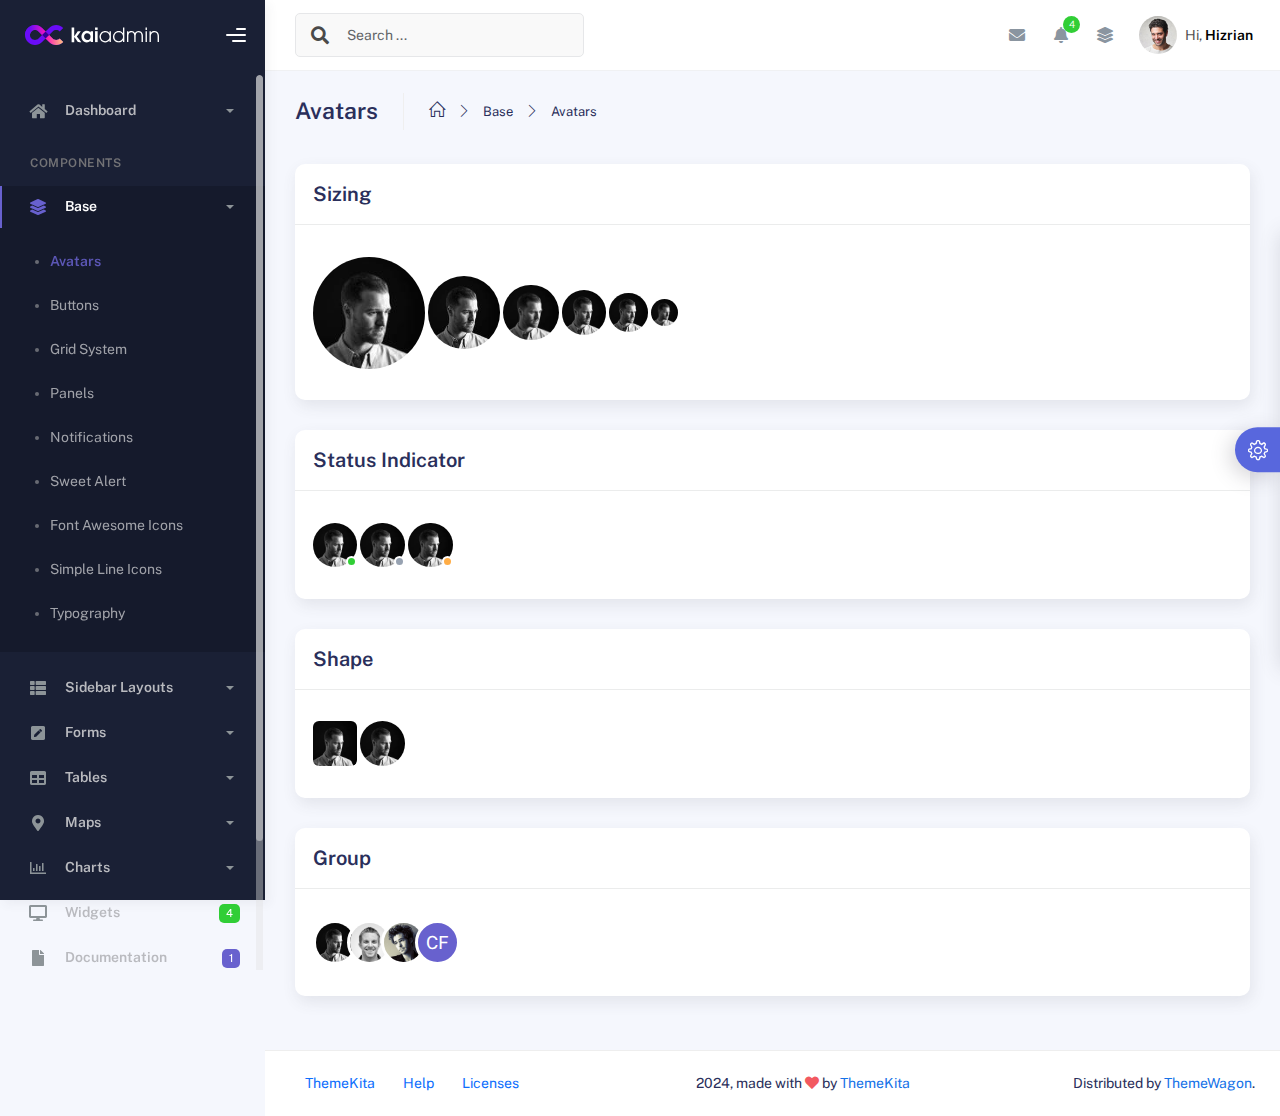
<file: wwwroot/components/avatars.html>
<!DOCTYPE html>
<html lang="en">
<head>
	<meta http-equiv="X-UA-Compatible" content="IE=edge" />
	<title>Avatars - Kaiadmin Bootstrap 5 Admin Dashboard</title>
	<meta content='width=device-width, initial-scale=1.0, shrink-to-fit=no' name='viewport' />
	<link rel="icon" href="../assets/img/kaiadmin/favicon.ico" type="image/x-icon"/>

	<!-- Fonts and icons -->
	<script src="../assets/js/plugin/webfont/webfont.min.js"></script>
	<script>
		WebFont.load({
			google: {"families":["Public Sans:300,400,500,600,700"]},
			custom: {"families":["Font Awesome 5 Solid", "Font Awesome 5 Regular", "Font Awesome 5 Brands", "simple-line-icons"], urls: ['../assets/css/fonts.min.css']},
			active: function() {
				sessionStorage.fonts = true;
			}
		});
	</script>

	<!-- CSS Files -->
	<link rel="stylesheet" href="../assets/css/bootstrap.min.css">
	<link rel="stylesheet" href="../assets/css/plugins.min.css">
	<link rel="stylesheet" href="../assets/css/kaiadmin.min.css">

	<!-- CSS Just for demo purpose, don't include it in your project -->
	<link rel="stylesheet" href="../assets/css/demo.css">
</head>
<body>
	<div class="wrapper">
		<!-- Sidebar -->
		<div class="sidebar" data-background-color="dark">
			<div class="sidebar-logo">
				<!-- Logo Header -->
				<div class="logo-header" data-background-color="dark">

					<a href="../index.html" class="logo">
						<img src="../assets/img/kaiadmin/logo_light.svg" alt="navbar brand" class="navbar-brand" height="20">
					</a>
					<div class="nav-toggle">
						<button class="btn btn-toggle toggle-sidebar">
							<i class="gg-menu-right"></i>
						</button>
						<button class="btn btn-toggle sidenav-toggler">
							<i class="gg-menu-left"></i>
						</button>
					</div>
					<button class="topbar-toggler more">
						<i class="gg-more-vertical-alt"></i>
					</button>
				</div>
				<!-- End Logo Header -->	
			</div>	
			<div class="sidebar-wrapper scrollbar scrollbar-inner">
				<div class="sidebar-content">
					<ul class="nav nav-secondary">
						<li class="nav-item">
							<a data-bs-toggle="collapse" href="#dashboard" class="collapsed" aria-expanded="false">
								<i class="fas fa-home"></i>
								<p>Dashboard</p>
								<span class="caret"></span>
							</a>
							<div class="collapse" id="dashboard">
								<ul class="nav nav-collapse">
									<li>
										<a href="../../demo1/index.html">
											<span class="sub-item">Dashboard 1</span>
										</a>
									</li>
								</ul>
							</div>
						</li>
						<li class="nav-section">
							<span class="sidebar-mini-icon">
								<i class="fa fa-ellipsis-h"></i>
							</span>
							<h4 class="text-section">Components</h4>
						</li>
						<li class="nav-item active submenu">
							<a data-bs-toggle="collapse" href="#base">
								<i class="fas fa-layer-group"></i>
								<p>Base</p>
								<span class="caret"></span>
							</a>
							<div class="collapse show" id="base">
								<ul class="nav nav-collapse">
									<li class="active">
										<a href="../components/avatars.html">
											<span class="sub-item">Avatars</span>
										</a>
									</li>
									<li>
										<a href="../components/buttons.html">
											<span class="sub-item">Buttons</span>
										</a>
									</li>
									<li>
										<a href="../components/gridsystem.html">
											<span class="sub-item">Grid System</span>
										</a>
									</li>
									<li>
										<a href="../components/panels.html">
											<span class="sub-item">Panels</span>
										</a>
									</li>
									<li>
										<a href="../components/notifications.html">
											<span class="sub-item">Notifications</span>
										</a>
									</li>
									<li>
										<a href="../components/sweetalert.html">
											<span class="sub-item">Sweet Alert</span>
										</a>
									</li>
									<li>
										<a href="../components/font-awesome-icons.html">
											<span class="sub-item">Font Awesome Icons</span>
										</a>
									</li>
									<li>
										<a href="../components/simple-line-icons.html">
											<span class="sub-item">Simple Line Icons</span>
										</a>
									</li>
									<li>
										<a href="../components/typography.html">
											<span class="sub-item">Typography</span>
										</a>
									</li>
								</ul>
							</div>
						</li>
						<li class="nav-item">
							<a data-bs-toggle="collapse" href="#sidebarLayouts">
								<i class="fas fa-th-list"></i>
								<p>Sidebar Layouts</p>
								<span class="caret"></span>
							</a>
							<div class="collapse" id="sidebarLayouts">
								<ul class="nav nav-collapse">
									<li>
										<a href="../sidebar-style-2.html">
											<span class="sub-item">Sidebar Style 2</span>
										</a>
									</li>
									<li>
										<a href="../icon-menu.html">
											<span class="sub-item">Icon Menu</span>
										</a>
									</li>
								</ul>
							</div>
						</li>
						<li class="nav-item">
							<a data-bs-toggle="collapse" href="#forms">
								<i class="fas fa-pen-square"></i>
								<p>Forms</p>
								<span class="caret"></span>
							</a>
							<div class="collapse" id="forms">
								<ul class="nav nav-collapse">
									<li>
										<a href="../forms/forms.html">
											<span class="sub-item">Basic Form</span>
										</a>
									</li>
								</ul>
							</div>
						</li>
						<li class="nav-item">
							<a data-bs-toggle="collapse" href="#tables">
								<i class="fas fa-table"></i>
								<p>Tables</p>
								<span class="caret"></span>
							</a>
							<div class="collapse" id="tables">
								<ul class="nav nav-collapse">
									<li>
										<a href="../tables/tables.html">
											<span class="sub-item">Basic Table</span>
										</a>
									</li>
									<li>
										<a href="../tables/datatables.html">
											<span class="sub-item">Datatables</span>
										</a>
									</li>
								</ul>
							</div>
						</li>
						<li class="nav-item">
							<a data-bs-toggle="collapse" href="#maps">
								<i class="fas fa-map-marker-alt"></i>
								<p>Maps</p>
								<span class="caret"></span>
							</a>
							<div class="collapse" id="maps">
								<ul class="nav nav-collapse">
									<li>
										<a href="../maps/googlemaps.html">
											<span class="sub-item">Google Maps</span>
										</a>
									</li>
									<li>
										<a href="../maps/jsvectormap.html">
											<span class="sub-item">Jsvectormap</span>
										</a>
									</li>
								</ul>
							</div>
						</li>
						<li class="nav-item">
							<a data-bs-toggle="collapse" href="#charts">
								<i class="far fa-chart-bar"></i>
								<p>Charts</p>
								<span class="caret"></span>
							</a>
							<div class="collapse" id="charts">
								<ul class="nav nav-collapse">
									<li>
										<a href="../charts/charts.html">
											<span class="sub-item">Chart Js</span>
										</a>
									</li>
									<li>
										<a href="../charts/sparkline.html">
											<span class="sub-item">Sparkline</span>
										</a>
									</li>
								</ul>
							</div>
						</li>
						<li class="nav-item">
							<a href="../widgets.html">
								<i class="fas fa-desktop"></i>
								<p>Widgets</p>
								<span class="badge badge-success">4</span>
							</a>
						</li>
						<li class="nav-item">
							<a href="../../../documentation/index.html">
							  <i class="fas fa-file"></i>
							  <p>Documentation</p>
							  <span class="badge badge-secondary">1</span>
							</a>
						</li>
						<li class="nav-item">
							<a data-bs-toggle="collapse" href="#submenu">
								<i class="fas fa-bars"></i>
								<p>Menu Levels</p>
								<span class="caret"></span>
							</a>
							<div class="collapse" id="submenu">
								<ul class="nav nav-collapse">
									<li>
										<a data-bs-toggle="collapse" href="#subnav1">
											<span class="sub-item">Level 1</span>
											<span class="caret"></span>
										</a>
										<div class="collapse" id="subnav1">
											<ul class="nav nav-collapse subnav">
												<li>
													<a href="#">
														<span class="sub-item">Level 2</span>
													</a>
												</li>
												<li>
													<a href="#">
														<span class="sub-item">Level 2</span>
													</a>
												</li>
											</ul>
										</div>
									</li>
									<li>
										<a data-bs-toggle="collapse" href="#subnav2">
											<span class="sub-item">Level 1</span>
											<span class="caret"></span>
										</a>
										<div class="collapse" id="subnav2">
											<ul class="nav nav-collapse subnav">
												<li>
													<a href="#">
														<span class="sub-item">Level 2</span>
													</a>
												</li>
											</ul>
										</div>
									</li>
									<li>
										<a href="#">
											<span class="sub-item">Level 1</span>
										</a>
									</li>
								</ul>
							</div>
						</li>
					</ul>
				</div>
			</div>
		</div>
		<!-- End Sidebar -->

		<div class="main-panel">
			<div class="main-header">
				<div class="main-header-logo">
					<!-- Logo Header -->
					<div class="logo-header" data-background-color="dark">

						<a href="../index.html" class="logo">
							<img src="../assets/img/kaiadmin/logo_light.svg" alt="navbar brand" class="navbar-brand" height="20">
						</a>
						<div class="nav-toggle">
							<button class="btn btn-toggle toggle-sidebar">
								<i class="gg-menu-right"></i>
							</button>
							<button class="btn btn-toggle sidenav-toggler">
								<i class="gg-menu-left"></i>
							</button>
						</div>
						<button class="topbar-toggler more">
							<i class="gg-more-vertical-alt"></i>
						</button>

					</div>
					<!-- End Logo Header -->
				</div>
				<!-- Navbar Header -->
				<nav class="navbar navbar-header navbar-header-transparent navbar-expand-lg border-bottom">

					<div class="container-fluid">
						<nav class="navbar navbar-header-left navbar-expand-lg navbar-form nav-search p-0 d-none d-lg-flex">
							<div class="input-group">
								<div class="input-group-prepend">
									<button type="submit" class="btn btn-search pe-1">
										<i class="fa fa-search search-icon"></i>
									</button>
								</div>
								<input type="text" placeholder="Search ..." class="form-control">
							</div>
						</nav>

						<ul class="navbar-nav topbar-nav ms-md-auto align-items-center">
							<li class="nav-item topbar-icon dropdown hidden-caret d-flex d-lg-none">
								<a class="nav-link dropdown-toggle" data-bs-toggle="dropdown" href="#" role="button" aria-expanded="false" aria-haspopup="true">
									<i class="fa fa-search"></i>
								</a>
								<ul class="dropdown-menu dropdown-search animated fadeIn">
									<form class="navbar-left navbar-form nav-search">
										<div class="input-group">
											<input type="text" placeholder="Search ..." class="form-control">
										</div>
									</form>
								</ul>
							</li>
							<li class="nav-item topbar-icon dropdown hidden-caret">
								<a class="nav-link dropdown-toggle" href="#" id="messageDropdown" role="button" data-bs-toggle="dropdown" aria-haspopup="true" aria-expanded="false">
									<i class="fa fa-envelope"></i>
								</a>
								<ul class="dropdown-menu messages-notif-box animated fadeIn" aria-labelledby="messageDropdown">
									<li>
										<div class="dropdown-title d-flex justify-content-between align-items-center">
											Messages 									
											<a href="#" class="small">Mark all as read</a>
										</div>
									</li>
									<li>
										<div class="message-notif-scroll scrollbar-outer">
											<div class="notif-center">
												<a href="#">
													<div class="notif-img"> 
														<img src="../assets/img/jm_denis.jpg" alt="Img Profile">
													</div>
													<div class="notif-content">
														<span class="subject">Jimmy Denis</span>
														<span class="block">
															How are you ?
														</span>
														<span class="time">5 minutes ago</span> 
													</div>
												</a>
												<a href="#">
													<div class="notif-img"> 
														<img src="../assets/img/chadengle.jpg" alt="Img Profile">
													</div>
													<div class="notif-content">
														<span class="subject">Chad</span>
														<span class="block">
															Ok, Thanks !
														</span>
														<span class="time">12 minutes ago</span> 
													</div>
												</a>
												<a href="#">
													<div class="notif-img"> 
														<img src="../assets/img/mlane.jpg" alt="Img Profile">
													</div>
													<div class="notif-content">
														<span class="subject">Jhon Doe</span>
														<span class="block">
															Ready for the meeting today...
														</span>
														<span class="time">12 minutes ago</span> 
													</div>
												</a>
												<a href="#">
													<div class="notif-img"> 
														<img src="../assets/img/talha.jpg" alt="Img Profile">
													</div>
													<div class="notif-content">
														<span class="subject">Talha</span>
														<span class="block">
															Hi, Apa Kabar ?
														</span>
														<span class="time">17 minutes ago</span> 
													</div>
												</a>
											</div>
										</div>
									</li>
									<li>
										<a class="see-all" href="javascript:void(0);">See all messages<i class="fa fa-angle-right"></i> </a>
									</li>
								</ul>
							</li>
							<li class="nav-item topbar-icon dropdown hidden-caret">
								<a class="nav-link dropdown-toggle" href="#" id="notifDropdown" role="button" data-bs-toggle="dropdown" aria-haspopup="true" aria-expanded="false">
									<i class="fa fa-bell"></i>
									<span class="notification">4</span>
								</a>
								<ul class="dropdown-menu notif-box animated fadeIn" aria-labelledby="notifDropdown">
									<li>
										<div class="dropdown-title">You have 4 new notification</div>
									</li>
									<li>
										<div class="notif-scroll scrollbar-outer">
											<div class="notif-center">
												<a href="#">
													<div class="notif-icon notif-primary"> <i class="fa fa-user-plus"></i> </div>
													<div class="notif-content">
														<span class="block">
															New user registered
														</span>
														<span class="time">5 minutes ago</span> 
													</div>
												</a>
												<a href="#">
													<div class="notif-icon notif-success"> <i class="fa fa-comment"></i> </div>
													<div class="notif-content">
														<span class="block">
															Rahmad commented on Admin
														</span>
														<span class="time">12 minutes ago</span> 
													</div>
												</a>
												<a href="#">
													<div class="notif-img"> 
														<img src="../assets/img/profile2.jpg" alt="Img Profile">
													</div>
													<div class="notif-content">
														<span class="block">
															Reza send messages to you
														</span>
														<span class="time">12 minutes ago</span> 
													</div>
												</a>
												<a href="#">
													<div class="notif-icon notif-danger"> <i class="fa fa-heart"></i> </div>
													<div class="notif-content">
														<span class="block">
															Farrah liked Admin
														</span>
														<span class="time">17 minutes ago</span> 
													</div>
												</a>
											</div>
										</div>
									</li>
									<li>
										<a class="see-all" href="javascript:void(0);">See all notifications<i class="fa fa-angle-right"></i> </a>
									</li>
								</ul>
							</li>
							<li class="nav-item topbar-icon dropdown hidden-caret">
								<a class="nav-link" data-bs-toggle="dropdown" href="#" aria-expanded="false">
									<i class="fas fa-layer-group"></i>
								</a>
								<div class="dropdown-menu quick-actions animated fadeIn">
									<div class="quick-actions-header">
										<span class="title mb-1">Quick Actions</span>
										<span class="subtitle op-7">Shortcuts</span>
									</div>
									<div class="quick-actions-scroll scrollbar-outer">
										<div class="quick-actions-items">
											<div class="row m-0">
												<a class="col-6 col-md-4 p-0" href="#">
													<div class="quick-actions-item">
														<div class="avatar-item bg-danger rounded-circle">
															<i class="far fa-calendar-alt"></i>
														</div>
														<span class="text">Calendar</span>
													</div>
												</a>
												<a class="col-6 col-md-4 p-0" href="#">
													<div class="quick-actions-item">
														<div class="avatar-item bg-warning rounded-circle">
															<i class="fas fa-map"></i>
														</div>
														<span class="text">Maps</span>
													</div>
												</a>
												<a class="col-6 col-md-4 p-0" href="#">
													<div class="quick-actions-item">
														<div class="avatar-item bg-info rounded-circle">
															<i class="fas fa-file-excel"></i>
														</div>
														<span class="text">Reports</span>
													</div>
												</a>
												<a class="col-6 col-md-4 p-0" href="#">
													<div class="quick-actions-item">
														<div class="avatar-item bg-success rounded-circle">
															<i class="fas fa-envelope"></i>
														</div>
														<span class="text">Emails</span>
													</div>
												</a>
												<a class="col-6 col-md-4 p-0" href="#">
													<div class="quick-actions-item">
														<div class="avatar-item bg-primary rounded-circle">
															<i class="fas fa-file-invoice-dollar"></i>
														</div>
														<span class="text">Invoice</span>
													</div>
												</a>
												<a class="col-6 col-md-4 p-0" href="#">
													<div class="quick-actions-item">
														<div class="avatar-item bg-secondary rounded-circle">
															<i class="fas fa-credit-card"></i>
														</div>
														<span class="text">Payments</span>
													</div>
												</a>
											</div>
										</div>
									</div>
								</div>
							</li>
							
							<li class="nav-item topbar-user dropdown hidden-caret">
								<a class="dropdown-toggle profile-pic" data-bs-toggle="dropdown" href="#" aria-expanded="false">
									<div class="avatar-sm">
										<img src="../assets/img/profile.jpg" alt="..." class="avatar-img rounded-circle">
									</div>
									<span class="profile-username">
										<span class="op-7">Hi,</span> <span class="fw-bold">Hizrian</span>
									</span>
								</a>
								<ul class="dropdown-menu dropdown-user animated fadeIn">
									<div class="dropdown-user-scroll scrollbar-outer">
										<li>
											<div class="user-box">
												<div class="avatar-lg"><img src="../assets/img/profile.jpg" alt="image profile" class="avatar-img rounded"></div>
												<div class="u-text">
													<h4>Hizrian</h4>
													<p class="text-muted">hello@example.com</p><a href="profile.html" class="btn btn-xs btn-secondary btn-sm">View Profile</a>
												</div>
											</div>
										</li>
										<li>
											<div class="dropdown-divider"></div>
											<a class="dropdown-item" href="#">My Profile</a>
											<a class="dropdown-item" href="#">My Balance</a>
											<a class="dropdown-item" href="#">Inbox</a>
											<div class="dropdown-divider"></div>
											<a class="dropdown-item" href="#">Account Setting</a>
											<div class="dropdown-divider"></div>
											<a class="dropdown-item" href="#">Logout</a>
										</li>
									</div>
								</ul>
							</li>
						</ul>
					</div>
				</nav>
				<!-- End Navbar -->
			</div>
			
			<div class="container">
				<div class="page-inner">
					<div class="page-header">
						<h3 class="fw-bold mb-3">Avatars</h3>
						<ul class="breadcrumbs mb-3">
							<li class="nav-home">
								<a href="#">
									<i class="icon-home"></i>
								</a>
							</li>
							<li class="separator">
								<i class="icon-arrow-right"></i>
							</li>
							<li class="nav-item">
								<a href="#">Base</a>
							</li>
							<li class="separator">
								<i class="icon-arrow-right"></i>
							</li>
							<li class="nav-item">
								<a href="#">Avatars</a>
							</li>
						</ul>
					</div>
					<div class="row">
						<div class="col-md-12">
							<div class="card">
								<div class="card-header">
									<h4 class="card-title">Sizing</h4>

								</div>
								<div class="card-body">
									<p class="demo">
										<div class="avatar avatar-xxl">
											<img src="../assets/img/jm_denis.jpg" alt="..." class="avatar-img rounded-circle">
										</div>

										<div class="avatar avatar-xl">
											<img src="../assets/img/jm_denis.jpg" alt="..." class="avatar-img rounded-circle">
										</div>

										<div class="avatar avatar-lg">
											<img src="../assets/img/jm_denis.jpg" alt="..." class="avatar-img rounded-circle">
										</div>

										<div class="avatar">
											<img src="../assets/img/jm_denis.jpg" alt="..." class="avatar-img rounded-circle">
										</div>

										<div class="avatar avatar-sm">
											<img src="../assets/img/jm_denis.jpg" alt="..." class="avatar-img rounded-circle">
										</div>

										<div class="avatar avatar-xs">
											<img src="../assets/img/jm_denis.jpg" alt="..." class="avatar-img rounded-circle">
										</div>
									</p>
								</div>
							</div>
						</div>
						<div class="col-md-12">
							<div class="card">
								<div class="card-header">
									<h4 class="card-title">Status Indicator</h4>

								</div>
								<div class="card-body">
									<p class="demo">
										<div class="avatar avatar-online">
											<img src="../assets/img/jm_denis.jpg" alt="..." class="avatar-img rounded-circle">
										</div>

										<div class="avatar avatar-offline">
											<img src="../assets/img/jm_denis.jpg" alt="..." class="avatar-img rounded-circle">
										</div>

										<div class="avatar avatar-away">
											<img src="../assets/img/jm_denis.jpg" alt="..." class="avatar-img rounded-circle">
										</div>
									</p>
								</div>
							</div>
						</div>
						<div class="col-md-12">
							<div class="card">
								<div class="card-header">
									<h4 class="card-title">Shape</h4>

								</div>
								<div class="card-body">
									<p class="demo">
										<div class="avatar">
											<img src="../assets/img/jm_denis.jpg" alt="..." class="avatar-img rounded">
										</div>

										<div class="avatar">
											<img src="../assets/img/jm_denis.jpg" alt="..." class="avatar-img rounded-circle">
										</div>
									</p>
								</div>
							</div>
						</div>
						<div class="col-md-12">
							<div class="card">
								<div class="card-header">
									<h4 class="card-title">Group</h4>

								</div>
								<div class="card-body">
									<p class="demo">
										<div class="avatar-group">
											<div class="avatar">
												<img src="../assets/img/jm_denis.jpg" alt="..." class="avatar-img rounded-circle border border-white">
											</div>
											<div class="avatar">
												<img src="../assets/img/chadengle.jpg" alt="..." class="avatar-img rounded-circle border border-white">
											</div>
											<div class="avatar">
												<img src="../assets/img/mlane.jpg" alt="..." class="avatar-img rounded-circle border border-white">
											</div>
											<div class="avatar">
												<span class="avatar-title rounded-circle border border-white">CF</span>
											</div>
										</div>
									</p>
								</div>
							</div>
						</div>
					</div>
				</div>
			</div>
			
			<footer class="footer">
				<div class="container-fluid d-flex justify-content-between">
					<nav class="pull-left">
						<ul class="nav">
							<li class="nav-item">
								<a class="nav-link" href="http://www.themekita.com">
									ThemeKita
								</a>
							</li>
							<li class="nav-item">
								<a class="nav-link" href="#"> Help </a>
							</li>
							<li class="nav-item">
								<a class="nav-link" href="#"> Licenses </a>
							</li>
						</ul>
					</nav>
					<div class="copyright">
						2024, made with <i class="fa fa-heart heart text-danger"></i> by
						<a href="http://www.themekita.com">ThemeKita</a>
					</div>
					<div>
						Distributed by
						<a target="_blank" href="https://themewagon.com/">ThemeWagon</a>.
					</div>
				</div>
			</footer>
		</div>
		
		<!-- Custom template | don't include it in your project! -->
		<div class="custom-template">
			<div class="title">Settings</div>
			<div class="custom-content">
				<div class="switcher">
					<div class="switch-block">
						<h4>Logo Header</h4>
						<div class="btnSwitch">
							<button type="button" class=" selected changeLogoHeaderColor" data-color="dark"></button>
							<button type="button" class="selected changeLogoHeaderColor" data-color="blue"></button>
							<button type="button" class="changeLogoHeaderColor" data-color="purple"></button>
							<button type="button" class="changeLogoHeaderColor" data-color="light-blue"></button>
							<button type="button" class="changeLogoHeaderColor" data-color="green"></button>
							<button type="button" class="changeLogoHeaderColor" data-color="orange"></button>
							<button type="button" class="changeLogoHeaderColor" data-color="red"></button>
							<button type="button" class="changeLogoHeaderColor" data-color="white"></button>
							<br/>
							<button type="button" class="changeLogoHeaderColor" data-color="dark2"></button>
							<button type="button" class="changeLogoHeaderColor" data-color="blue2"></button>
							<button type="button" class="changeLogoHeaderColor" data-color="purple2"></button>
							<button type="button" class="changeLogoHeaderColor" data-color="light-blue2"></button>
							<button type="button" class="changeLogoHeaderColor" data-color="green2"></button>
							<button type="button" class="changeLogoHeaderColor" data-color="orange2"></button>
							<button type="button" class="changeLogoHeaderColor" data-color="red2"></button>
						</div>
					</div>
					<div class="switch-block">
						<h4>Navbar Header</h4>
						<div class="btnSwitch">
							<button type="button" class="changeTopBarColor" data-color="dark"></button>
							<button type="button" class="changeTopBarColor" data-color="blue"></button>
							<button type="button" class="changeTopBarColor" data-color="purple"></button>
							<button type="button" class="changeTopBarColor" data-color="light-blue"></button>
							<button type="button" class="changeTopBarColor" data-color="green"></button>
							<button type="button" class="changeTopBarColor" data-color="orange"></button>
							<button type="button" class="changeTopBarColor" data-color="red"></button>
							<button type="button" class="changeTopBarColor" data-color="white"></button>
							<br/>
							<button type="button" class="changeTopBarColor" data-color="dark2"></button>
							<button type="button" class="selected changeTopBarColor" data-color="blue2"></button>
							<button type="button" class="changeTopBarColor" data-color="purple2"></button>
							<button type="button" class="changeTopBarColor" data-color="light-blue2"></button>
							<button type="button" class="changeTopBarColor" data-color="green2"></button>
							<button type="button" class="changeTopBarColor" data-color="orange2"></button>
							<button type="button" class="changeTopBarColor" data-color="red2"></button>
						</div>
					</div>
					<div class="switch-block">
						<h4>Sidebar</h4>
						<div class="btnSwitch">
							<button type="button" class="selected changeSideBarColor" data-color="white"></button>
							<button type="button" class="changeSideBarColor" data-color="dark"></button>
							<button type="button" class="changeSideBarColor" data-color="dark2"></button>
						</div>
					</div>
				</div>
			</div>
			<div class="custom-toggle">
				<i class="icon-settings"></i>
			</div>
		</div>
		<!-- End Custom template -->
	</div>
	<!--   Core JS Files   -->
	<script src="../assets/js/core/jquery-3.7.1.min.js"></script>
	<script src="../assets/js/core/popper.min.js"></script>
	<script src="../assets/js/core/bootstrap.min.js"></script>
	
	<!-- jQuery Scrollbar -->
	<script src="../assets/js/plugin/jquery-scrollbar/jquery.scrollbar.min.js"></script>
	<!-- Moment JS -->
	<script src="../assets/js/plugin/moment/moment.min.js"></script>

	<!-- Chart JS -->
	<script src="../assets/js/plugin/chart.js/chart.min.js"></script>

	<!-- jQuery Sparkline -->
	<script src="../assets/js/plugin/jquery.sparkline/jquery.sparkline.min.js"></script>

	<!-- Chart Circle -->
	<script src="../assets/js/plugin/chart-circle/circles.min.js"></script>

	<!-- Datatables -->
	<script src="../assets/js/plugin/datatables/datatables.min.js"></script>

	<!-- Bootstrap Notify -->
	<script src="../assets/js/plugin/bootstrap-notify/bootstrap-notify.min.js"></script>

	<!-- jQuery Vector Maps -->
	<script src="../assets/js/plugin/jsvectormap/jsvectormap.min.js"></script>
	<script src="../assets/js/plugin/jsvectormap/world.js"></script>

	<!-- Sweet Alert -->
	<script src="../assets/js/plugin/sweetalert/sweetalert.min.js"></script>

	<!-- Kaiadmin JS -->
	<script src="../assets/js/kaiadmin.min.js"></script>

	<!-- Kaiadmin DEMO methods, don't include it in your project! -->
	<script src="../assets/js/setting-demo2.js"></script>
</body>
</html>
</file>
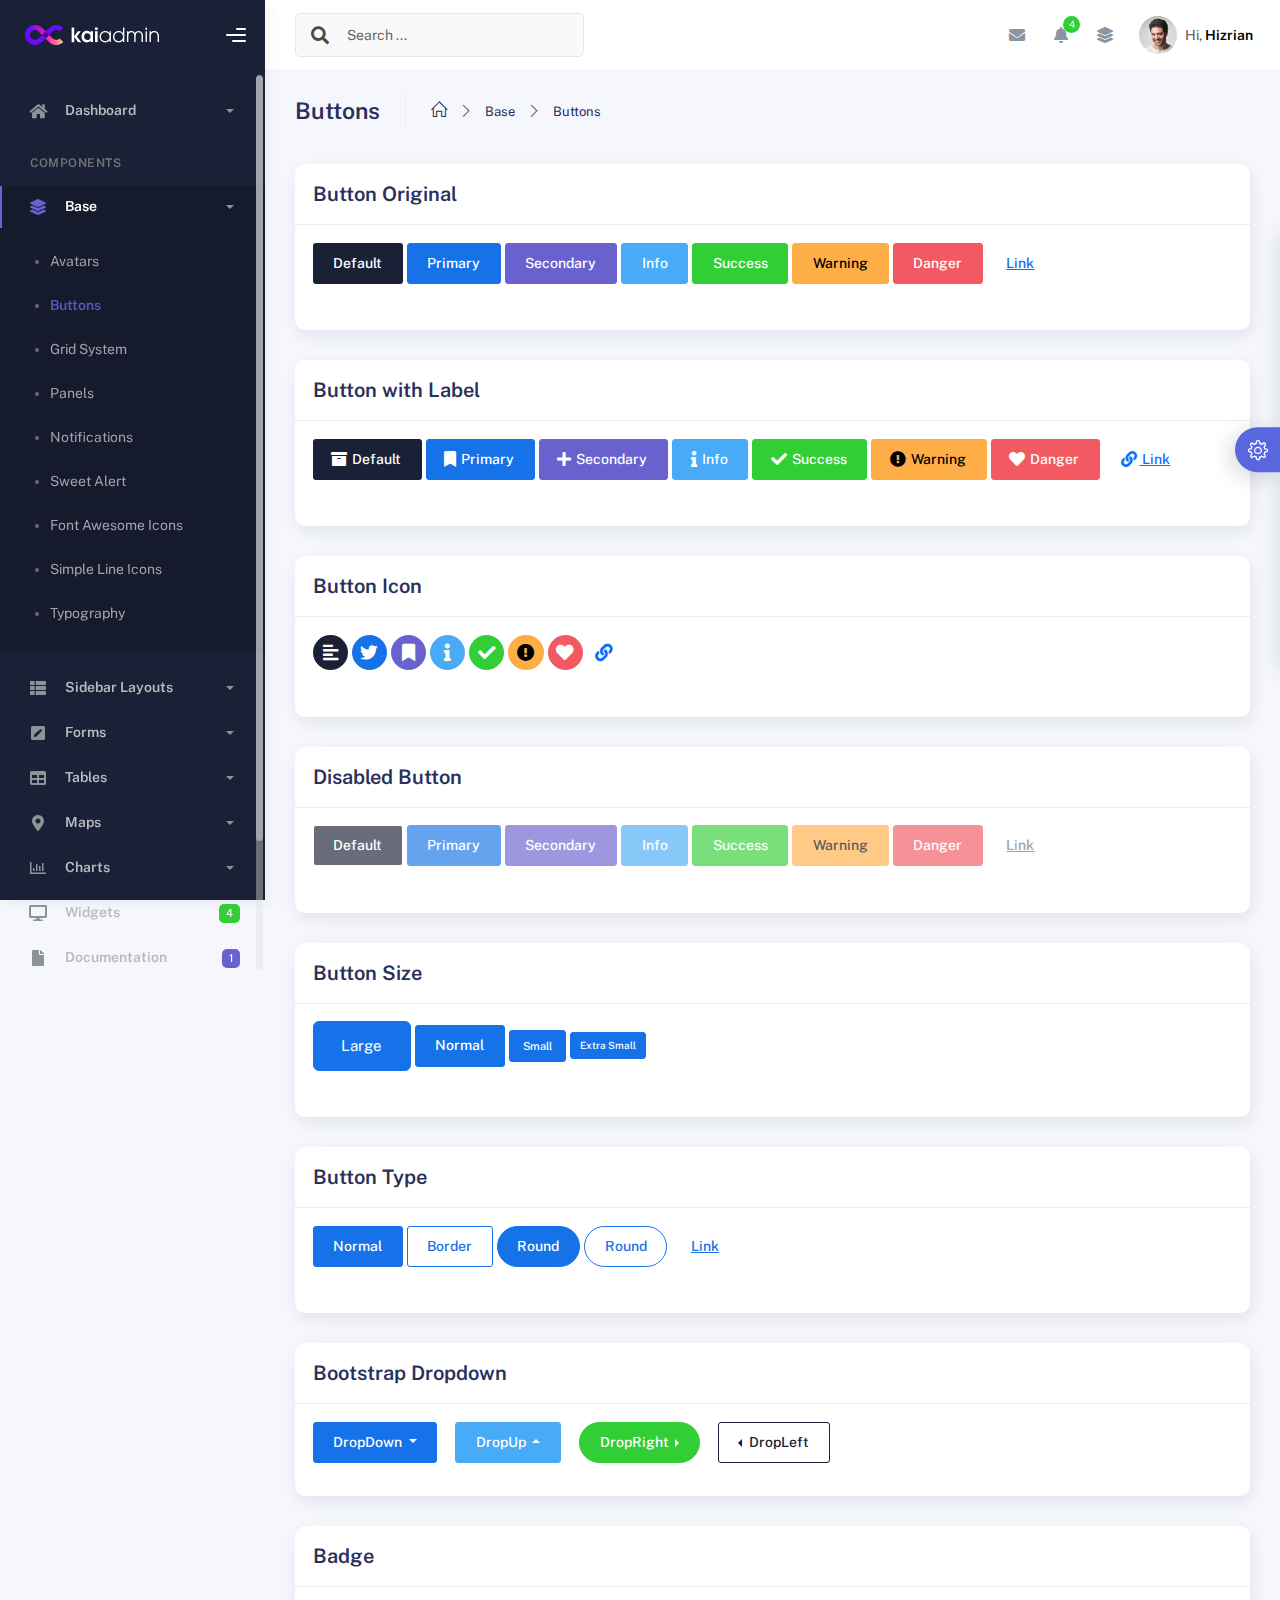
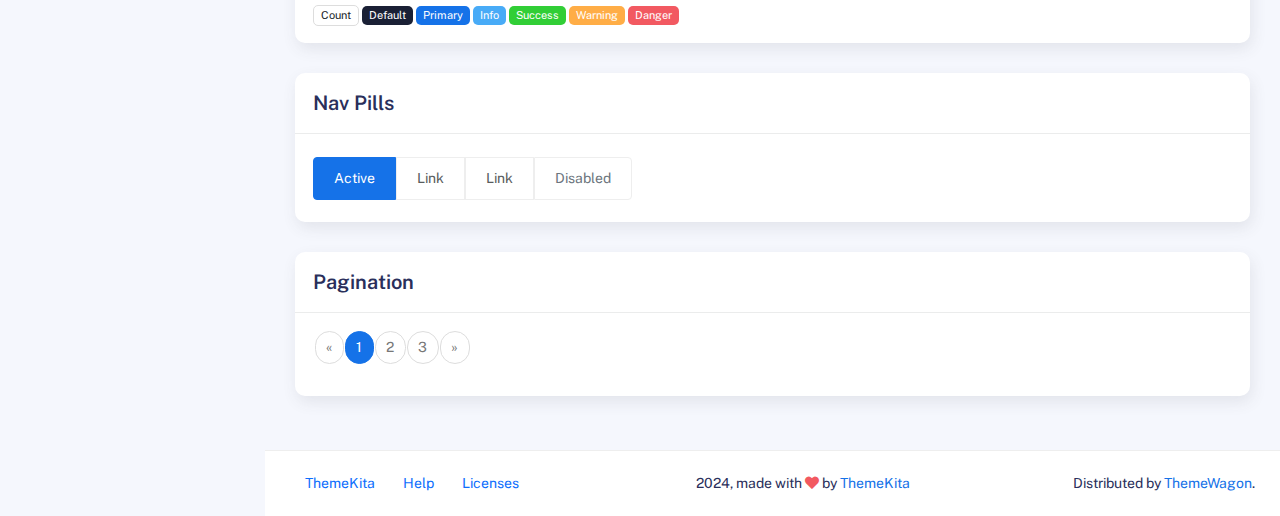
<file: wwwroot/components/buttons.html>
<!DOCTYPE html>
<html lang="en">
  <head>
    <meta http-equiv="X-UA-Compatible" content="IE=edge" />
    <title>Buttons - Kaiadmin Bootstrap 5 Admin Dashboard</title>
    <meta
      content="width=device-width, initial-scale=1.0, shrink-to-fit=no"
      name="viewport"
    />
    <link
      rel="icon"
      href="../assets/img/kaiadmin/favicon.ico"
      type="image/x-icon"
    />

    <!-- Fonts and icons -->
    <script src="../assets/js/plugin/webfont/webfont.min.js"></script>
    <script>
      WebFont.load({
        google: { families: ["Public Sans:300,400,500,600,700"] },
        custom: {
          families: [
            "Font Awesome 5 Solid",
            "Font Awesome 5 Regular",
            "Font Awesome 5 Brands",
            "simple-line-icons",
          ],
          urls: ["../assets/css/fonts.min.css"],
        },
        active: function () {
          sessionStorage.fonts = true;
        },
      });
    </script>

    <!-- CSS Files -->
    <link rel="stylesheet" href="../assets/css/bootstrap.min.css" />
    <link rel="stylesheet" href="../assets/css/plugins.min.css" />
    <link rel="stylesheet" href="../assets/css/kaiadmin.min.css" />

    <!-- CSS Just for demo purpose, don't include it in your project -->
    <link rel="stylesheet" href="../assets/css/demo.css" />
  </head>
  <body>
    <div class="wrapper">
      <!-- Sidebar -->
      <div class="sidebar" data-background-color="dark">
        <div class="sidebar-logo">
          <!-- Logo Header -->
          <div class="logo-header" data-background-color="dark">
            <a href="../index.html" class="logo">
              <img
                src="../assets/img/kaiadmin/logo_light.svg"
                alt="navbar brand"
                class="navbar-brand"
                height="20"
              />
            </a>
            <div class="nav-toggle">
              <button class="btn btn-toggle toggle-sidebar">
                <i class="gg-menu-right"></i>
              </button>
              <button class="btn btn-toggle sidenav-toggler">
                <i class="gg-menu-left"></i>
              </button>
            </div>
            <button class="topbar-toggler more">
              <i class="gg-more-vertical-alt"></i>
            </button>
          </div>
          <!-- End Logo Header -->
        </div>
        <div class="sidebar-wrapper scrollbar scrollbar-inner">
          <div class="sidebar-content">
            <ul class="nav nav-secondary">
              <li class="nav-item">
                <a
                  data-bs-toggle="collapse"
                  href="#dashboard"
                  class="collapsed"
                  aria-expanded="false"
                >
                  <i class="fas fa-home"></i>
                  <p>Dashboard</p>
                  <span class="caret"></span>
                </a>
                <div class="collapse" id="dashboard">
                  <ul class="nav nav-collapse">
                    <li>
                      <a href="../../demo1/index.html">
                        <span class="sub-item">Dashboard 1</span>
                      </a>
                    </li>
                  </ul>
                </div>
              </li>
              <li class="nav-section">
                <span class="sidebar-mini-icon">
                  <i class="fa fa-ellipsis-h"></i>
                </span>
                <h4 class="text-section">Components</h4>
              </li>
              <li class="nav-item active submenu">
                <a data-bs-toggle="collapse" href="#base">
                  <i class="fas fa-layer-group"></i>
                  <p>Base</p>
                  <span class="caret"></span>
                </a>
                <div class="collapse show" id="base">
                  <ul class="nav nav-collapse">
                    <li>
                      <a href="../components/avatars.html">
                        <span class="sub-item">Avatars</span>
                      </a>
                    </li>
                    <li class="active">
                      <a href="../components/buttons.html">
                        <span class="sub-item">Buttons</span>
                      </a>
                    </li>
                    <li>
                      <a href="../components/gridsystem.html">
                        <span class="sub-item">Grid System</span>
                      </a>
                    </li>
                    <li>
                      <a href="../components/panels.html">
                        <span class="sub-item">Panels</span>
                      </a>
                    </li>
                    <li>
                      <a href="../components/notifications.html">
                        <span class="sub-item">Notifications</span>
                      </a>
                    </li>
                    <li>
                      <a href="../components/sweetalert.html">
                        <span class="sub-item">Sweet Alert</span>
                      </a>
                    </li>
                    <li>
                      <a href="../components/font-awesome-icons.html">
                        <span class="sub-item">Font Awesome Icons</span>
                      </a>
                    </li>
                    <li>
                      <a href="../components/simple-line-icons.html">
                        <span class="sub-item">Simple Line Icons</span>
                      </a>
                    </li>
                    <li>
                      <a href="../components/typography.html">
                        <span class="sub-item">Typography</span>
                      </a>
                    </li>
                  </ul>
                </div>
              </li>
              <li class="nav-item">
                <a data-bs-toggle="collapse" href="#sidebarLayouts">
                  <i class="fas fa-th-list"></i>
                  <p>Sidebar Layouts</p>
                  <span class="caret"></span>
                </a>
                <div class="collapse" id="sidebarLayouts">
                  <ul class="nav nav-collapse">
                    <li>
                      <a href="../sidebar-style-2.html">
                        <span class="sub-item">Sidebar Style 2</span>
                      </a>
                    </li>
                    <li>
                      <a href="../icon-menu.html">
                        <span class="sub-item">Icon Menu</span>
                      </a>
                    </li>
                  </ul>
                </div>
              </li>
              <li class="nav-item">
                <a data-bs-toggle="collapse" href="#forms">
                  <i class="fas fa-pen-square"></i>
                  <p>Forms</p>
                  <span class="caret"></span>
                </a>
                <div class="collapse" id="forms">
                  <ul class="nav nav-collapse">
                    <li>
                      <a href="../forms/forms.html">
                        <span class="sub-item">Basic Form</span>
                      </a>
                    </li>
                  </ul>
                </div>
              </li>
              <li class="nav-item">
                <a data-bs-toggle="collapse" href="#tables">
                  <i class="fas fa-table"></i>
                  <p>Tables</p>
                  <span class="caret"></span>
                </a>
                <div class="collapse" id="tables">
                  <ul class="nav nav-collapse">
                    <li>
                      <a href="../tables/tables.html">
                        <span class="sub-item">Basic Table</span>
                      </a>
                    </li>
                    <li>
                      <a href="../tables/datatables.html">
                        <span class="sub-item">Datatables</span>
                      </a>
                    </li>
                  </ul>
                </div>
              </li>
              <li class="nav-item">
                <a data-bs-toggle="collapse" href="#maps">
                  <i class="fas fa-map-marker-alt"></i>
                  <p>Maps</p>
                  <span class="caret"></span>
                </a>
                <div class="collapse" id="maps">
                  <ul class="nav nav-collapse">
                    <li>
                      <a href="../maps/googlemaps.html">
                        <span class="sub-item">Google Maps</span>
                      </a>
                    </li>
                    <li>
                      <a href="../maps/jsvectormap.html">
                        <span class="sub-item">Jsvectormap</span>
                      </a>
                    </li>
                  </ul>
                </div>
              </li>
              <li class="nav-item">
                <a data-bs-toggle="collapse" href="#charts">
                  <i class="far fa-chart-bar"></i>
                  <p>Charts</p>
                  <span class="caret"></span>
                </a>
                <div class="collapse" id="charts">
                  <ul class="nav nav-collapse">
                    <li>
                      <a href="../charts/charts.html">
                        <span class="sub-item">Chart Js</span>
                      </a>
                    </li>
                    <li>
                      <a href="../charts/sparkline.html">
                        <span class="sub-item">Sparkline</span>
                      </a>
                    </li>
                  </ul>
                </div>
              </li>
              <li class="nav-item">
                <a href="../widgets.html">
                  <i class="fas fa-desktop"></i>
                  <p>Widgets</p>
                  <span class="badge badge-success">4</span>
                </a>
              </li>
              <li class="nav-item">
                <a href="../../../documentation/index.html">
                  <i class="fas fa-file"></i>
                  <p>Documentation</p>
                  <span class="badge badge-secondary">1</span>
                </a>
              </li>
              <li class="nav-item">
                <a data-bs-toggle="collapse" href="#submenu">
                  <i class="fas fa-bars"></i>
                  <p>Menu Levels</p>
                  <span class="caret"></span>
                </a>
                <div class="collapse" id="submenu">
                  <ul class="nav nav-collapse">
                    <li>
                      <a data-bs-toggle="collapse" href="#subnav1">
                        <span class="sub-item">Level 1</span>
                        <span class="caret"></span>
                      </a>
                      <div class="collapse" id="subnav1">
                        <ul class="nav nav-collapse subnav">
                          <li>
                            <a href="#">
                              <span class="sub-item">Level 2</span>
                            </a>
                          </li>
                          <li>
                            <a href="#">
                              <span class="sub-item">Level 2</span>
                            </a>
                          </li>
                        </ul>
                      </div>
                    </li>
                    <li>
                      <a data-bs-toggle="collapse" href="#subnav2">
                        <span class="sub-item">Level 1</span>
                        <span class="caret"></span>
                      </a>
                      <div class="collapse" id="subnav2">
                        <ul class="nav nav-collapse subnav">
                          <li>
                            <a href="#">
                              <span class="sub-item">Level 2</span>
                            </a>
                          </li>
                        </ul>
                      </div>
                    </li>
                    <li>
                      <a href="#">
                        <span class="sub-item">Level 1</span>
                      </a>
                    </li>
                  </ul>
                </div>
              </li>
            </ul>
          </div>
        </div>
      </div>
      <!-- End Sidebar -->

      <div class="main-panel">
        <div class="main-header">
          <div class="main-header-logo">
            <!-- Logo Header -->
            <div class="logo-header" data-background-color="dark">
              <a href="../index.html" class="logo">
                <img
                  src="../assets/img/kaiadmin/logo_light.svg"
                  alt="navbar brand"
                  class="navbar-brand"
                  height="20"
                />
              </a>
              <div class="nav-toggle">
                <button class="btn btn-toggle toggle-sidebar">
                  <i class="gg-menu-right"></i>
                </button>
                <button class="btn btn-toggle sidenav-toggler">
                  <i class="gg-menu-left"></i>
                </button>
              </div>
              <button class="topbar-toggler more">
                <i class="gg-more-vertical-alt"></i>
              </button>
            </div>
            <!-- End Logo Header -->
          </div>
          <!-- Navbar Header -->
          <nav
            class="navbar navbar-header navbar-header-transparent navbar-expand-lg border-bottom"
          >
            <div class="container-fluid">
              <nav
                class="navbar navbar-header-left navbar-expand-lg navbar-form nav-search p-0 d-none d-lg-flex"
              >
                <div class="input-group">
                  <div class="input-group-prepend">
                    <button type="submit" class="btn btn-search pe-1">
                      <i class="fa fa-search search-icon"></i>
                    </button>
                  </div>
                  <input
                    type="text"
                    placeholder="Search ..."
                    class="form-control"
                  />
                </div>
              </nav>

              <ul class="navbar-nav topbar-nav ms-md-auto align-items-center">
                <li
                  class="nav-item topbar-icon dropdown hidden-caret d-flex d-lg-none"
                >
                  <a
                    class="nav-link dropdown-toggle"
                    data-bs-toggle="dropdown"
                    href="#"
                    role="button"
                    aria-expanded="false"
                    aria-haspopup="true"
                  >
                    <i class="fa fa-search"></i>
                  </a>
                  <ul class="dropdown-menu dropdown-search animated fadeIn">
                    <form class="navbar-left navbar-form nav-search">
                      <div class="input-group">
                        <input
                          type="text"
                          placeholder="Search ..."
                          class="form-control"
                        />
                      </div>
                    </form>
                  </ul>
                </li>
                <li class="nav-item topbar-icon dropdown hidden-caret">
                  <a
                    class="nav-link dropdown-toggle"
                    href="#"
                    id="messageDropdown"
                    role="button"
                    data-bs-toggle="dropdown"
                    aria-haspopup="true"
                    aria-expanded="false"
                  >
                    <i class="fa fa-envelope"></i>
                  </a>
                  <ul
                    class="dropdown-menu messages-notif-box animated fadeIn"
                    aria-labelledby="messageDropdown"
                  >
                    <li>
                      <div
                        class="dropdown-title d-flex justify-content-between align-items-center"
                      >
                        Messages
                        <a href="#" class="small">Mark all as read</a>
                      </div>
                    </li>
                    <li>
                      <div class="message-notif-scroll scrollbar-outer">
                        <div class="notif-center">
                          <a href="#">
                            <div class="notif-img">
                              <img
                                src="../assets/img/jm_denis.jpg"
                                alt="Img Profile"
                              />
                            </div>
                            <div class="notif-content">
                              <span class="subject">Jimmy Denis</span>
                              <span class="block"> How are you ? </span>
                              <span class="time">5 minutes ago</span>
                            </div>
                          </a>
                          <a href="#">
                            <div class="notif-img">
                              <img
                                src="../assets/img/chadengle.jpg"
                                alt="Img Profile"
                              />
                            </div>
                            <div class="notif-content">
                              <span class="subject">Chad</span>
                              <span class="block"> Ok, Thanks ! </span>
                              <span class="time">12 minutes ago</span>
                            </div>
                          </a>
                          <a href="#">
                            <div class="notif-img">
                              <img
                                src="../assets/img/mlane.jpg"
                                alt="Img Profile"
                              />
                            </div>
                            <div class="notif-content">
                              <span class="subject">Jhon Doe</span>
                              <span class="block">
                                Ready for the meeting today...
                              </span>
                              <span class="time">12 minutes ago</span>
                            </div>
                          </a>
                          <a href="#">
                            <div class="notif-img">
                              <img
                                src="../assets/img/talha.jpg"
                                alt="Img Profile"
                              />
                            </div>
                            <div class="notif-content">
                              <span class="subject">Talha</span>
                              <span class="block"> Hi, Apa Kabar ? </span>
                              <span class="time">17 minutes ago</span>
                            </div>
                          </a>
                        </div>
                      </div>
                    </li>
                    <li>
                      <a class="see-all" href="javascript:void(0);"
                        >See all messages<i class="fa fa-angle-right"></i>
                      </a>
                    </li>
                  </ul>
                </li>
                <li class="nav-item topbar-icon dropdown hidden-caret">
                  <a
                    class="nav-link dropdown-toggle"
                    href="#"
                    id="notifDropdown"
                    role="button"
                    data-bs-toggle="dropdown"
                    aria-haspopup="true"
                    aria-expanded="false"
                  >
                    <i class="fa fa-bell"></i>
                    <span class="notification">4</span>
                  </a>
                  <ul
                    class="dropdown-menu notif-box animated fadeIn"
                    aria-labelledby="notifDropdown"
                  >
                    <li>
                      <div class="dropdown-title">
                        You have 4 new notification
                      </div>
                    </li>
                    <li>
                      <div class="notif-scroll scrollbar-outer">
                        <div class="notif-center">
                          <a href="#">
                            <div class="notif-icon notif-primary">
                              <i class="fa fa-user-plus"></i>
                            </div>
                            <div class="notif-content">
                              <span class="block"> New user registered </span>
                              <span class="time">5 minutes ago</span>
                            </div>
                          </a>
                          <a href="#">
                            <div class="notif-icon notif-success">
                              <i class="fa fa-comment"></i>
                            </div>
                            <div class="notif-content">
                              <span class="block">
                                Rahmad commented on Admin
                              </span>
                              <span class="time">12 minutes ago</span>
                            </div>
                          </a>
                          <a href="#">
                            <div class="notif-img">
                              <img
                                src="../assets/img/profile2.jpg"
                                alt="Img Profile"
                              />
                            </div>
                            <div class="notif-content">
                              <span class="block">
                                Reza send messages to you
                              </span>
                              <span class="time">12 minutes ago</span>
                            </div>
                          </a>
                          <a href="#">
                            <div class="notif-icon notif-danger">
                              <i class="fa fa-heart"></i>
                            </div>
                            <div class="notif-content">
                              <span class="block"> Farrah liked Admin </span>
                              <span class="time">17 minutes ago</span>
                            </div>
                          </a>
                        </div>
                      </div>
                    </li>
                    <li>
                      <a class="see-all" href="javascript:void(0);"
                        >See all notifications<i class="fa fa-angle-right"></i>
                      </a>
                    </li>
                  </ul>
                </li>
                <li class="nav-item topbar-icon dropdown hidden-caret">
                  <a
                    class="nav-link"
                    data-bs-toggle="dropdown"
                    href="#"
                    aria-expanded="false"
                  >
                    <i class="fas fa-layer-group"></i>
                  </a>
                  <div class="dropdown-menu quick-actions animated fadeIn">
                    <div class="quick-actions-header">
                      <span class="title mb-1">Quick Actions</span>
                      <span class="subtitle op-7">Shortcuts</span>
                    </div>
                    <div class="quick-actions-scroll scrollbar-outer">
                      <div class="quick-actions-items">
                        <div class="row m-0">
                          <a class="col-6 col-md-4 p-0" href="#">
                            <div class="quick-actions-item">
                              <div class="avatar-item bg-danger rounded-circle">
                                <i class="far fa-calendar-alt"></i>
                              </div>
                              <span class="text">Calendar</span>
                            </div>
                          </a>
                          <a class="col-6 col-md-4 p-0" href="#">
                            <div class="quick-actions-item">
                              <div
                                class="avatar-item bg-warning rounded-circle"
                              >
                                <i class="fas fa-map"></i>
                              </div>
                              <span class="text">Maps</span>
                            </div>
                          </a>
                          <a class="col-6 col-md-4 p-0" href="#">
                            <div class="quick-actions-item">
                              <div class="avatar-item bg-info rounded-circle">
                                <i class="fas fa-file-excel"></i>
                              </div>
                              <span class="text">Reports</span>
                            </div>
                          </a>
                          <a class="col-6 col-md-4 p-0" href="#">
                            <div class="quick-actions-item">
                              <div
                                class="avatar-item bg-success rounded-circle"
                              >
                                <i class="fas fa-envelope"></i>
                              </div>
                              <span class="text">Emails</span>
                            </div>
                          </a>
                          <a class="col-6 col-md-4 p-0" href="#">
                            <div class="quick-actions-item">
                              <div
                                class="avatar-item bg-primary rounded-circle"
                              >
                                <i class="fas fa-file-invoice-dollar"></i>
                              </div>
                              <span class="text">Invoice</span>
                            </div>
                          </a>
                          <a class="col-6 col-md-4 p-0" href="#">
                            <div class="quick-actions-item">
                              <div
                                class="avatar-item bg-secondary rounded-circle"
                              >
                                <i class="fas fa-credit-card"></i>
                              </div>
                              <span class="text">Payments</span>
                            </div>
                          </a>
                        </div>
                      </div>
                    </div>
                  </div>
                </li>

                <li class="nav-item topbar-user dropdown hidden-caret">
                  <a
                    class="dropdown-toggle profile-pic"
                    data-bs-toggle="dropdown"
                    href="#"
                    aria-expanded="false"
                  >
                    <div class="avatar-sm">
                      <img
                        src="../assets/img/profile.jpg"
                        alt="..."
                        class="avatar-img rounded-circle"
                      />
                    </div>
                    <span class="profile-username">
                      <span class="op-7">Hi,</span>
                      <span class="fw-bold">Hizrian</span>
                    </span>
                  </a>
                  <ul class="dropdown-menu dropdown-user animated fadeIn">
                    <div class="dropdown-user-scroll scrollbar-outer">
                      <li>
                        <div class="user-box">
                          <div class="avatar-lg">
                            <img
                              src="../assets/img/profile.jpg"
                              alt="image profile"
                              class="avatar-img rounded"
                            />
                          </div>
                          <div class="u-text">
                            <h4>Hizrian</h4>
                            <p class="text-muted">hello@example.com</p>
                            <a
                              href="profile.html"
                              class="btn btn-xs btn-secondary btn-sm"
                              >View Profile</a
                            >
                          </div>
                        </div>
                      </li>
                      <li>
                        <div class="dropdown-divider"></div>
                        <a class="dropdown-item" href="#">My Profile</a>
                        <a class="dropdown-item" href="#">My Balance</a>
                        <a class="dropdown-item" href="#">Inbox</a>
                        <div class="dropdown-divider"></div>
                        <a class="dropdown-item" href="#">Account Setting</a>
                        <div class="dropdown-divider"></div>
                        <a class="dropdown-item" href="#">Logout</a>
                      </li>
                    </div>
                  </ul>
                </li>
              </ul>
            </div>
          </nav>
          <!-- End Navbar -->
        </div>

        <div class="container">
          <div class="page-inner">
            <div class="page-header">
              <h3 class="fw-bold mb-3">Buttons</h3>
              <ul class="breadcrumbs mb-3">
                <li class="nav-home">
                  <a href="#">
                    <i class="icon-home"></i>
                  </a>
                </li>
                <li class="separator">
                  <i class="icon-arrow-right"></i>
                </li>
                <li class="nav-item">
                  <a href="#">Base</a>
                </li>
                <li class="separator">
                  <i class="icon-arrow-right"></i>
                </li>
                <li class="nav-item">
                  <a href="#">Buttons</a>
                </li>
              </ul>
            </div>
            <div class="row">
              <div class="col-md-12">
                <div class="card">
                  <div class="card-header">
                    <h4 class="card-title">Button Original</h4>
                  </div>
                  <div class="card-body">
                    <p class="demo">
                      <button class="btn btn-black">Default</button>

                      <button class="btn btn-primary">Primary</button>

                      <button class="btn btn-secondary">Secondary</button>

                      <button class="btn btn-info">Info</button>

                      <button class="btn btn-success">Success</button>

                      <button class="btn btn-warning">Warning</button>

                      <button class="btn btn-danger">Danger</button>

                      <button class="btn btn-link">Link</button>
                    </p>
                  </div>
                </div>
              </div>
              <div class="col-md-12">
                <div class="card">
                  <div class="card-header">
                    <h4 class="card-title">Button with Label</h4>
                  </div>
                  <div class="card-body">
                    <p class="demo">
                      <button class="btn btn-black">
                        <span class="btn-label">
                          <i class="fa fa-archive"></i>
                        </span>
                        Default
                      </button>

                      <button class="btn btn-primary">
                        <span class="btn-label">
                          <i class="fa fa-bookmark"></i>
                        </span>
                        Primary
                      </button>

                      <button class="btn btn-secondary">
                        <span class="btn-label">
                          <i class="fa fa-plus"></i>
                        </span>
                        Secondary
                      </button>

                      <button class="btn btn-info">
                        <span class="btn-label">
                          <i class="fa fa-info"></i>
                        </span>
                        Info
                      </button>

                      <button class="btn btn-success">
                        <span class="btn-label">
                          <i class="fa fa-check"></i>
                        </span>
                        Success
                      </button>

                      <button class="btn btn-warning">
                        <span class="btn-label">
                          <i class="fa fa-exclamation-circle"></i>
                        </span>
                        Warning
                      </button>

                      <button class="btn btn-danger">
                        <span class="btn-label">
                          <i class="fa fa-heart"></i>
                        </span>
                        Danger
                      </button>

                      <button class="btn btn-link">
                        <span class="btn-label">
                          <i class="fa fa-link"></i>
                        </span>
                        Link
                      </button>
                    </p>
                  </div>
                </div>
              </div>
              <div class="col-md-12">
                <div class="card">
                  <div class="card-header">
                    <h4 class="card-title">Button Icon</h4>
                  </div>
                  <div class="card-body">
                    <p class="demo">
                      <button
                        type="button"
                        class="btn btn-icon btn-round btn-black"
                      >
                        <i class="fa fa-align-left"></i>
                      </button>

                      <button
                        type="button"
                        class="btn btn-icon btn-round btn-primary"
                      >
                        <i class="fab fa-twitter"></i>
                      </button>

                      <button
                        type="button"
                        class="btn btn-icon btn-round btn-secondary"
                      >
                        <i class="fa fa-bookmark"></i>
                      </button>

                      <button
                        type="button"
                        class="btn btn-icon btn-round btn-info"
                      >
                        <i class="fa fa-info"></i>
                      </button>

                      <button
                        type="button"
                        class="btn btn-icon btn-round btn-success"
                      >
                        <i class="fa fa-check"></i>
                      </button>

                      <button
                        type="button"
                        class="btn btn-icon btn-round btn-warning"
                      >
                        <i class="fa fa-exclamation-circle"></i>
                      </button>

                      <button
                        type="button"
                        class="btn btn-icon btn-round btn-danger"
                      >
                        <i class="fa fa-heart"></i>
                      </button>

                      <button type="button" class="btn btn-icon btn-link">
                        <i class="fa fa-link"></i>
                      </button>
                    </p>
                  </div>
                </div>
              </div>
              <div class="col-md-12">
                <div class="card">
                  <div class="card-header">
                    <h4 class="card-title">Disabled Button</h4>
                  </div>
                  <div class="card-body">
                    <p class="demo">
                      <button class="btn btn-black" disabled="disabled">
                        Default
                      </button>

                      <button class="btn btn-primary" disabled="disabled">
                        Primary
                      </button>

                      <button class="btn btn-secondary" disabled="disabled">
                        Secondary
                      </button>

                      <button class="btn btn-info" disabled="disabled">
                        Info
                      </button>

                      <button class="btn btn-success" disabled="disabled">
                        Success
                      </button>

                      <button class="btn btn-warning" disabled="disabled">
                        Warning
                      </button>

                      <button class="btn btn-danger" disabled="disabled">
                        Danger
                      </button>

                      <button class="btn btn-link" disabled>Link</button>
                    </p>
                  </div>
                </div>
              </div>
              <div class="col-md-12">
                <div class="card">
                  <div class="card-header">
                    <h4 class="card-title">Button Size</h4>
                  </div>
                  <div class="card-body">
                    <p class="demo">
                      <button class="btn btn-primary btn-lg">Large</button>

                      <button class="btn btn-primary">Normal</button>

                      <button class="btn btn-primary btn-sm">Small</button>

                      <button class="btn btn-primary btn-xs">
                        Extra Small
                      </button>
                    </p>
                  </div>
                </div>
              </div>
              <div class="col-md-12">
                <div class="card">
                  <div class="card-header">
                    <h4 class="card-title">Button Type</h4>
                  </div>
                  <div class="card-body">
                    <p class="demo">
                      <button class="btn btn-primary">Normal</button>
                      <button class="btn btn-primary btn-border">Border</button>

                      <button class="btn btn-primary btn-round">Round</button>

                      <button class="btn btn-primary btn-border btn-round">
                        Round
                      </button>

                      <button class="btn btn-primary btn-link">Link</button>
                    </p>
                  </div>
                </div>
              </div>

              <div class="col-md-12">
                <div class="card">
                  <div class="card-header">
                    <h4 class="card-title">Bootstrap Dropdown</h4>
                  </div>
                  <div class="card-body">
                    <div class="demo">
                      <div class="btn-group dropdown">
                        <button
                          class="btn btn-primary dropdown-toggle"
                          type="button"
                          data-bs-toggle="dropdown"
                        >
                          DropDown
                        </button>
                        <ul class="dropdown-menu" role="menu">
                          <li>
                            <a class="dropdown-item" href="#">Action</a>
                            <a class="dropdown-item" href="#">Another action</a>
                            <div class="dropdown-divider"></div>
                            <a class="dropdown-item" href="#"
                              >Something else here</a
                            >
                          </li>
                        </ul>
                      </div>

                      <div class="btn-group dropup">
                        <button
                          class="btn btn-info dropdown-toggle"
                          type="button"
                          data-bs-toggle="dropdown"
                        >
                          DropUp
                        </button>
                        <ul class="dropdown-menu" role="menu">
                          <li>
                            <a class="dropdown-item" href="#">Action</a>
                            <a class="dropdown-item" href="#">Another action</a>
                            <div class="dropdown-divider"></div>
                            <a class="dropdown-item" href="#"
                              >Something else here</a
                            >
                          </li>
                        </ul>
                      </div>

                      <div class="btn-group dropend">
                        <button
                          type="button"
                          class="btn btn-success btn-round dropdown-toggle"
                          data-bs-toggle="dropdown"
                          aria-haspopup="true"
                          aria-expanded="false"
                        >
                          DropRight
                        </button>
                        <ul class="dropdown-menu" role="menu">
                          <li>
                            <a class="dropdown-item" href="#">Action</a>
                            <a class="dropdown-item" href="#">Another action</a>
                            <div class="dropdown-divider"></div>
                            <a class="dropdown-item" href="#"
                              >Something else here</a
                            >
                          </li>
                        </ul>
                      </div>

                      <div class="btn-group dropstart">
                        <button
                          type="button"
                          class="btn btn-black btn-border dropdown-toggle"
                          data-bs-toggle="dropdown"
                          aria-haspopup="true"
                          aria-expanded="false"
                        >
                          DropLeft
                        </button>
                        <ul class="dropdown-menu" role="menu">
                          <li>
                            <a class="dropdown-item" href="#">Action</a>
                            <a class="dropdown-item" href="#">Another action</a>
                            <div class="dropdown-divider"></div>
                            <a class="dropdown-item" href="#"
                              >Something else here</a
                            >
                          </li>
                        </ul>
                      </div>
                    </div>
                  </div>
                </div>
              </div>
              <div class="col-md-12">
                <div class="card">
                  <div class="card-header">
                    <h4 class="card-title">Badge</h4>
                  </div>
                  <div class="card-body">
                    <span class="badge badge-count">Count</span>
                    <span class="badge badge-black">Default</span>
                    <span class="badge badge-primary">Primary</span>
                    <span class="badge badge-info">Info</span>
                    <span class="badge badge-success">Success</span>
                    <span class="badge badge-warning">Warning</span>
                    <span class="badge badge-danger">Danger</span>
                  </div>
                </div>
              </div>
              <div class="col-md-12">
                <div class="card">
                  <div class="card-header">
                    <h4 class="card-title">Nav Pills</h4>
                  </div>
                  <div class="card-body">
                    <ul class="nav nav-pills nav-primary">
                      <li class="nav-item">
                        <a class="nav-link active" href="#">Active</a>
                      </li>
                      <li class="nav-item">
                        <a class="nav-link" href="#">Link</a>
                      </li>
                      <li class="nav-item">
                        <a class="nav-link" href="#">Link</a>
                      </li>
                      <li class="nav-item">
                        <a class="nav-link disabled" href="#">Disabled</a>
                      </li>
                    </ul>
                  </div>
                </div>
              </div>
              <div class="col-md-12">
                <div class="card">
                  <div class="card-header">
                    <h4 class="card-title">Pagination</h4>
                  </div>
                  <div class="card-body">
                    <div class="demo">
                      <ul class="pagination pg-primary">
                        <li class="page-item">
                          <a class="page-link" href="#" aria-label="Previous">
                            <span aria-hidden="true">&laquo;</span>
                            <span class="sr-only">Previous</span>
                          </a>
                        </li>
                        <li class="page-item active">
                          <a class="page-link" href="#">1</a>
                        </li>
                        <li class="page-item">
                          <a class="page-link" href="#">2</a>
                        </li>
                        <li class="page-item">
                          <a class="page-link" href="#">3</a>
                        </li>
                        <li class="page-item">
                          <a class="page-link" href="#" aria-label="Next">
                            <span aria-hidden="true">&raquo;</span>
                            <span class="sr-only">Next</span>
                          </a>
                        </li>
                      </ul>
                    </div>
                  </div>
                </div>
              </div>
            </div>
          </div>
        </div>

        <footer class="footer">
          <div class="container-fluid d-flex justify-content-between">
            <nav class="pull-left">
              <ul class="nav">
                <li class="nav-item">
                  <a class="nav-link" href="http://www.themekita.com">
                    ThemeKita
                  </a>
                </li>
                <li class="nav-item">
                  <a class="nav-link" href="#"> Help </a>
                </li>
                <li class="nav-item">
                  <a class="nav-link" href="#"> Licenses </a>
                </li>
              </ul>
            </nav>
            <div class="copyright">
              2024, made with <i class="fa fa-heart heart text-danger"></i> by
              <a href="http://www.themekita.com">ThemeKita</a>
            </div>
            <div>
              Distributed by
              <a target="_blank" href="https://themewagon.com/">ThemeWagon</a>.
            </div>
          </div>
        </footer>
      </div>

      <!-- Custom template | don't include it in your project! -->
      <div class="custom-template">
        <div class="title">Settings</div>
        <div class="custom-content">
          <div class="switcher">
            <div class="switch-block">
              <h4>Logo Header</h4>
              <div class="btnSwitch">
                <button
                  type="button"
                  class="selected changeLogoHeaderColor"
                  data-color="dark"
                ></button>
                <button
                  type="button"
                  class="selected changeLogoHeaderColor"
                  data-color="blue"
                ></button>
                <button
                  type="button"
                  class="changeLogoHeaderColor"
                  data-color="purple"
                ></button>
                <button
                  type="button"
                  class="changeLogoHeaderColor"
                  data-color="light-blue"
                ></button>
                <button
                  type="button"
                  class="changeLogoHeaderColor"
                  data-color="green"
                ></button>
                <button
                  type="button"
                  class="changeLogoHeaderColor"
                  data-color="orange"
                ></button>
                <button
                  type="button"
                  class="changeLogoHeaderColor"
                  data-color="red"
                ></button>
                <button
                  type="button"
                  class="changeLogoHeaderColor"
                  data-color="white"
                ></button>
                <br />
                <button
                  type="button"
                  class="changeLogoHeaderColor"
                  data-color="dark2"
                ></button>
                <button
                  type="button"
                  class="changeLogoHeaderColor"
                  data-color="blue2"
                ></button>
                <button
                  type="button"
                  class="changeLogoHeaderColor"
                  data-color="purple2"
                ></button>
                <button
                  type="button"
                  class="changeLogoHeaderColor"
                  data-color="light-blue2"
                ></button>
                <button
                  type="button"
                  class="changeLogoHeaderColor"
                  data-color="green2"
                ></button>
                <button
                  type="button"
                  class="changeLogoHeaderColor"
                  data-color="orange2"
                ></button>
                <button
                  type="button"
                  class="changeLogoHeaderColor"
                  data-color="red2"
                ></button>
              </div>
            </div>
            <div class="switch-block">
              <h4>Navbar Header</h4>
              <div class="btnSwitch">
                <button
                  type="button"
                  class="changeTopBarColor"
                  data-color="dark"
                ></button>
                <button
                  type="button"
                  class="changeTopBarColor"
                  data-color="blue"
                ></button>
                <button
                  type="button"
                  class="changeTopBarColor"
                  data-color="purple"
                ></button>
                <button
                  type="button"
                  class="changeTopBarColor"
                  data-color="light-blue"
                ></button>
                <button
                  type="button"
                  class="changeTopBarColor"
                  data-color="green"
                ></button>
                <button
                  type="button"
                  class="changeTopBarColor"
                  data-color="orange"
                ></button>
                <button
                  type="button"
                  class="changeTopBarColor"
                  data-color="red"
                ></button>
                <button
                  type="button"
                  class="changeTopBarColor"
                  data-color="white"
                ></button>
                <br />
                <button
                  type="button"
                  class="changeTopBarColor"
                  data-color="dark2"
                ></button>
                <button
                  type="button"
                  class="selected changeTopBarColor"
                  data-color="blue2"
                ></button>
                <button
                  type="button"
                  class="changeTopBarColor"
                  data-color="purple2"
                ></button>
                <button
                  type="button"
                  class="changeTopBarColor"
                  data-color="light-blue2"
                ></button>
                <button
                  type="button"
                  class="changeTopBarColor"
                  data-color="green2"
                ></button>
                <button
                  type="button"
                  class="changeTopBarColor"
                  data-color="orange2"
                ></button>
                <button
                  type="button"
                  class="changeTopBarColor"
                  data-color="red2"
                ></button>
              </div>
            </div>
            <div class="switch-block">
              <h4>Sidebar</h4>
              <div class="btnSwitch">
                <button
                  type="button"
                  class="selected changeSideBarColor"
                  data-color="white"
                ></button>
                <button
                  type="button"
                  class="changeSideBarColor"
                  data-color="dark"
                ></button>
                <button
                  type="button"
                  class="changeSideBarColor"
                  data-color="dark2"
                ></button>
              </div>
            </div>
          </div>
        </div>
        <div class="custom-toggle">
          <i class="icon-settings"></i>
        </div>
      </div>
      <!-- End Custom template -->
    </div>
    <!--   Core JS Files   -->
    <script src="../assets/js/core/jquery-3.7.1.min.js"></script>
    <script src="../assets/js/core/popper.min.js"></script>
    <script src="../assets/js/core/bootstrap.min.js"></script>

    <!-- jQuery Scrollbar -->
    <script src="../assets/js/plugin/jquery-scrollbar/jquery.scrollbar.min.js"></script>
    <!-- Moment JS -->
    <script src="../assets/js/plugin/moment/moment.min.js"></script>

    <!-- Chart JS -->
    <script src="../assets/js/plugin/chart.js/chart.min.js"></script>

    <!-- jQuery Sparkline -->
    <script src="../assets/js/plugin/jquery.sparkline/jquery.sparkline.min.js"></script>

    <!-- Chart Circle -->
    <script src="../assets/js/plugin/chart-circle/circles.min.js"></script>

    <!-- Datatables -->
    <script src="../assets/js/plugin/datatables/datatables.min.js"></script>

    <!-- Bootstrap Notify -->
    <script src="../assets/js/plugin/bootstrap-notify/bootstrap-notify.min.js"></script>

    <!-- jQuery Vector Maps -->
    <script src="../assets/js/plugin/jsvectormap/jsvectormap.min.js"></script>
    <script src="../assets/js/plugin/jsvectormap/world.js"></script>

    <!-- Sweet Alert -->
    <script src="../assets/js/plugin/sweetalert/sweetalert.min.js"></script>

    <!-- Kaiadmin JS -->
    <script src="../assets/js/kaiadmin.min.js"></script>

    <!-- Kaiadmin DEMO methods, don't include it in your project! -->
    <script src="../assets/js/setting-demo2.js"></script>
  </body>
</html>
</file>
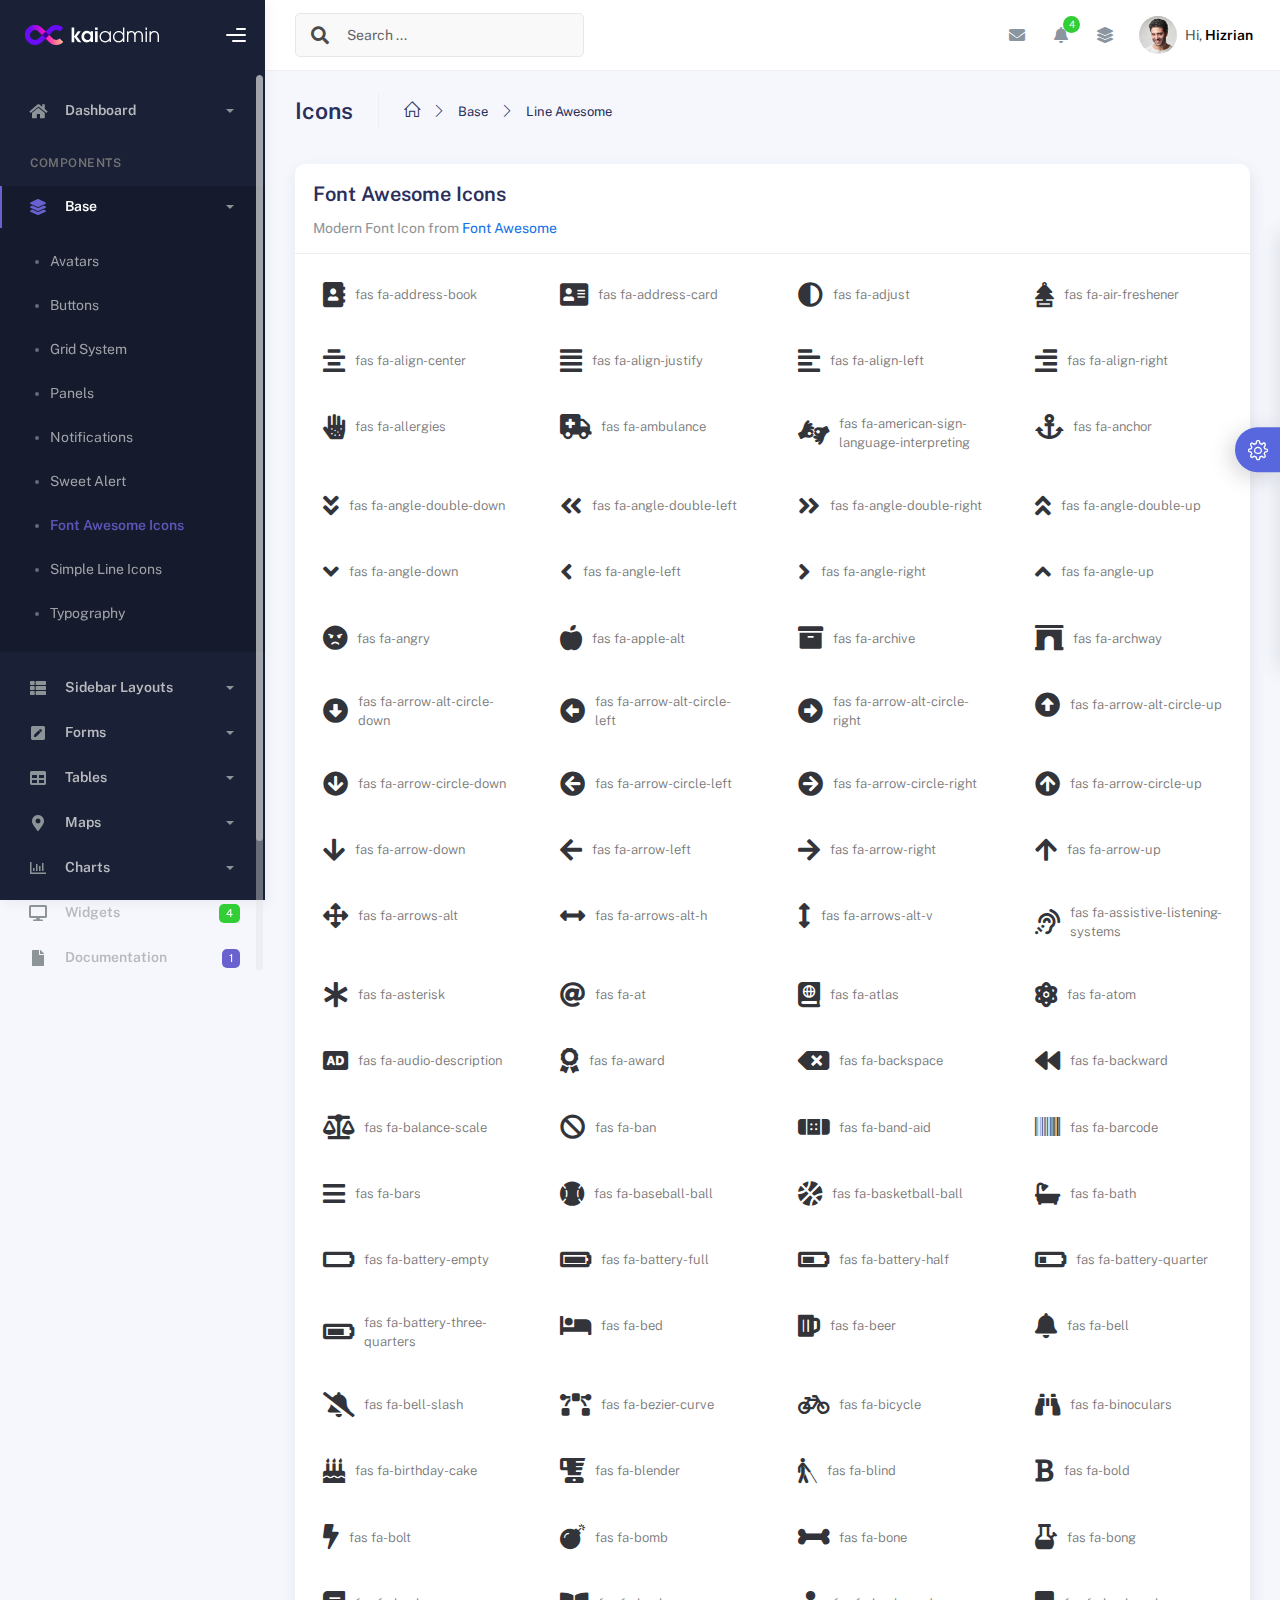
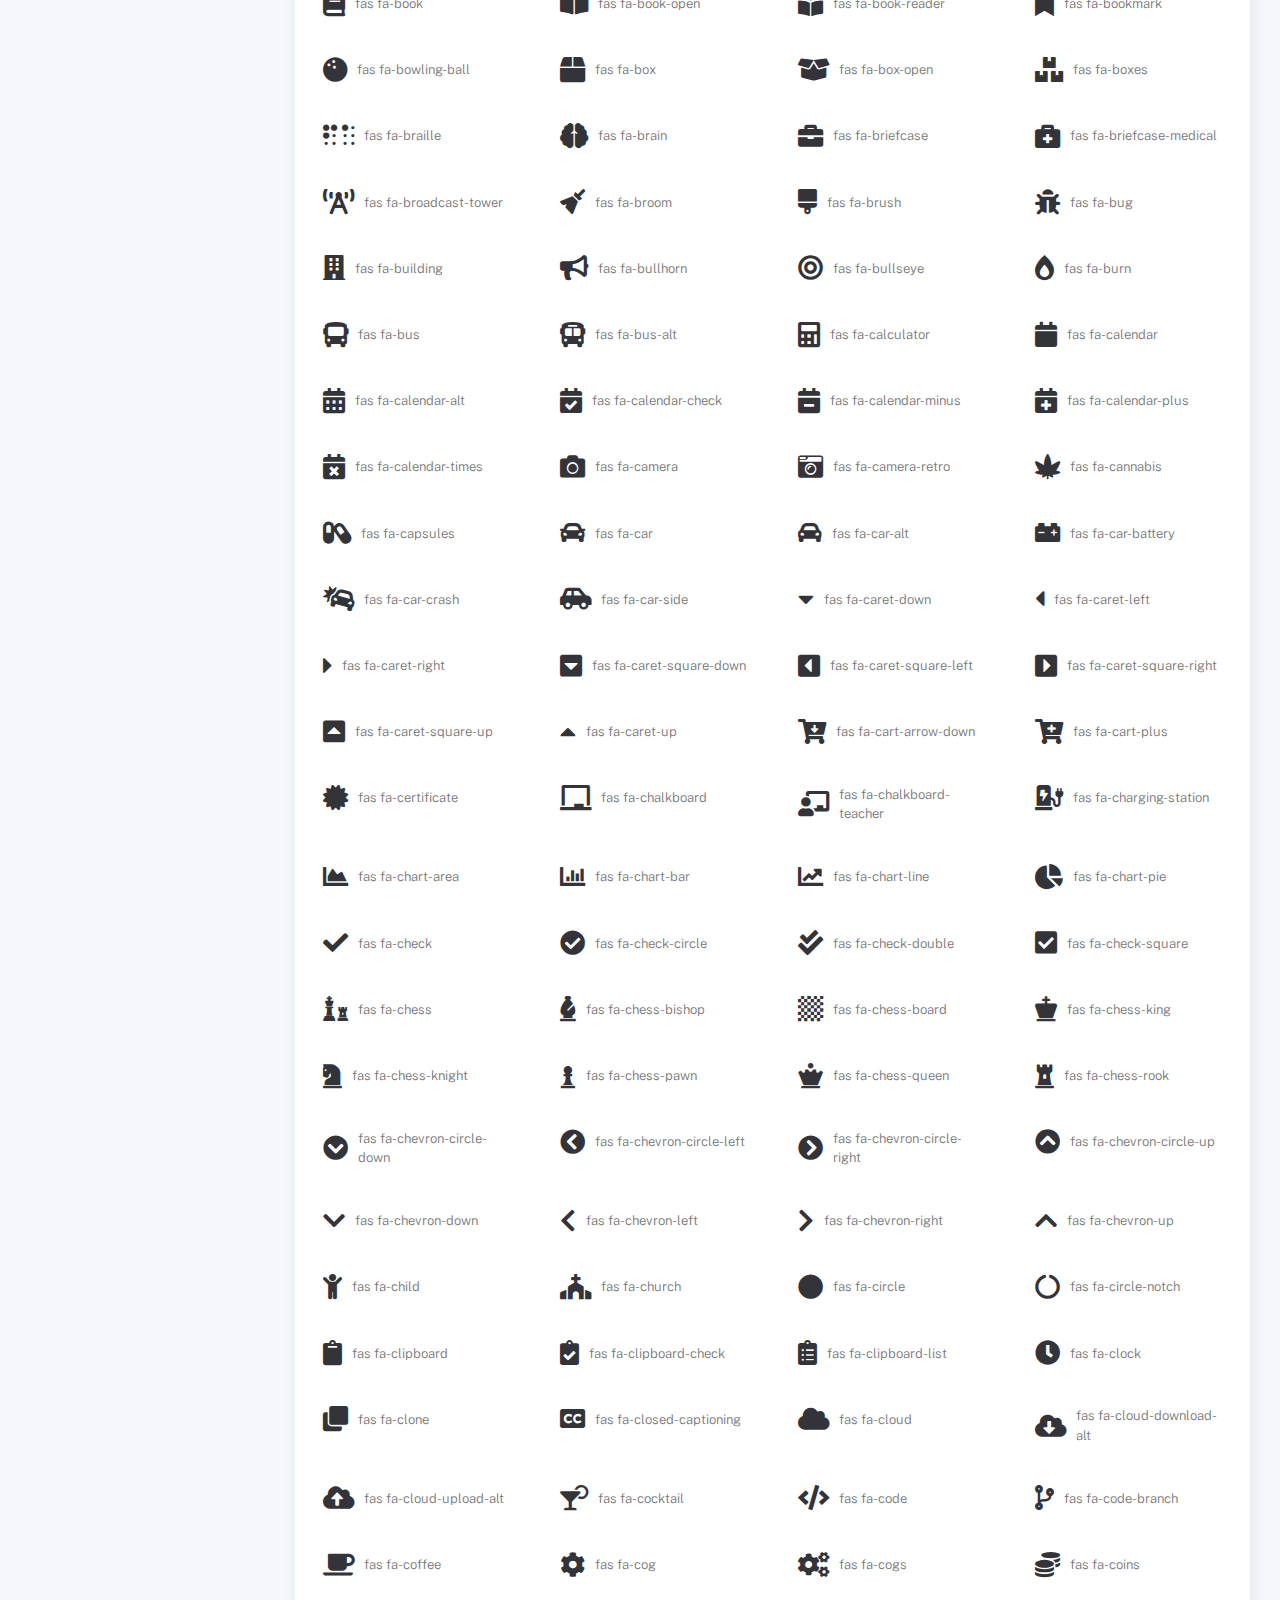
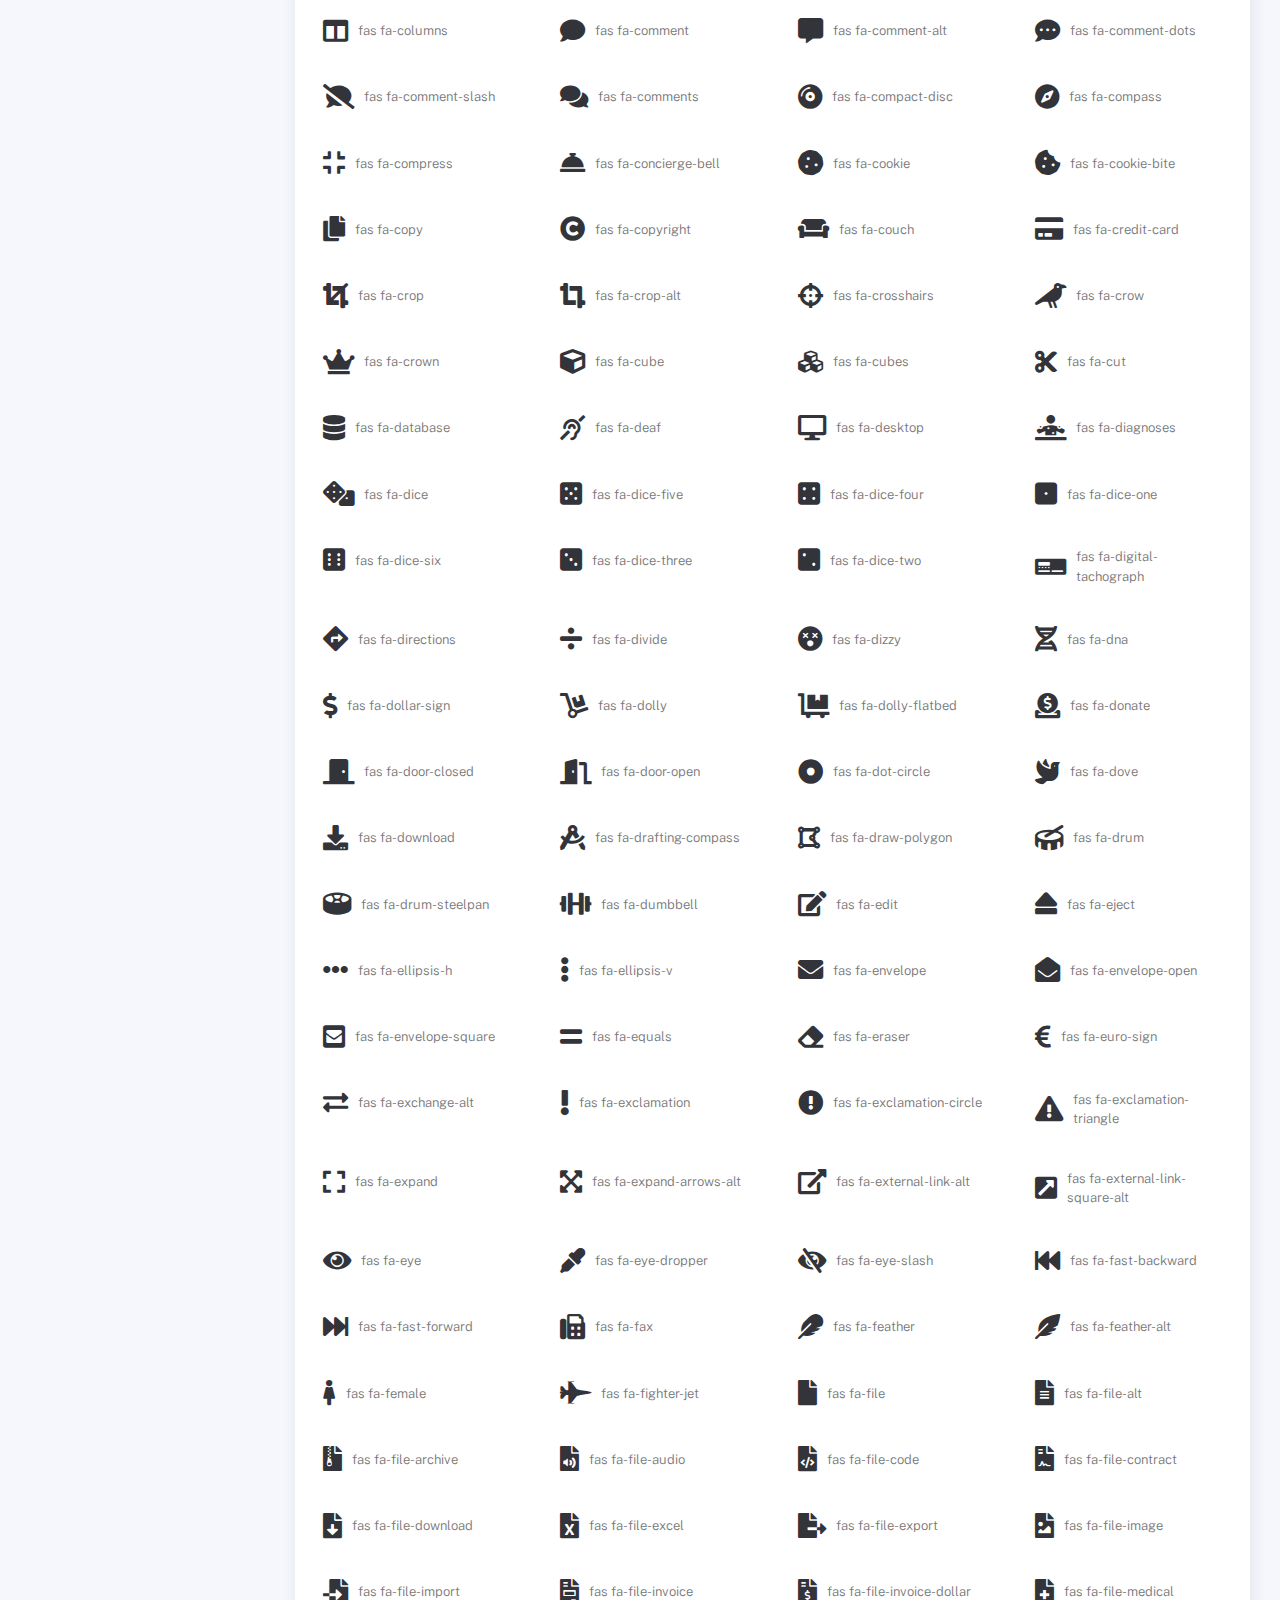
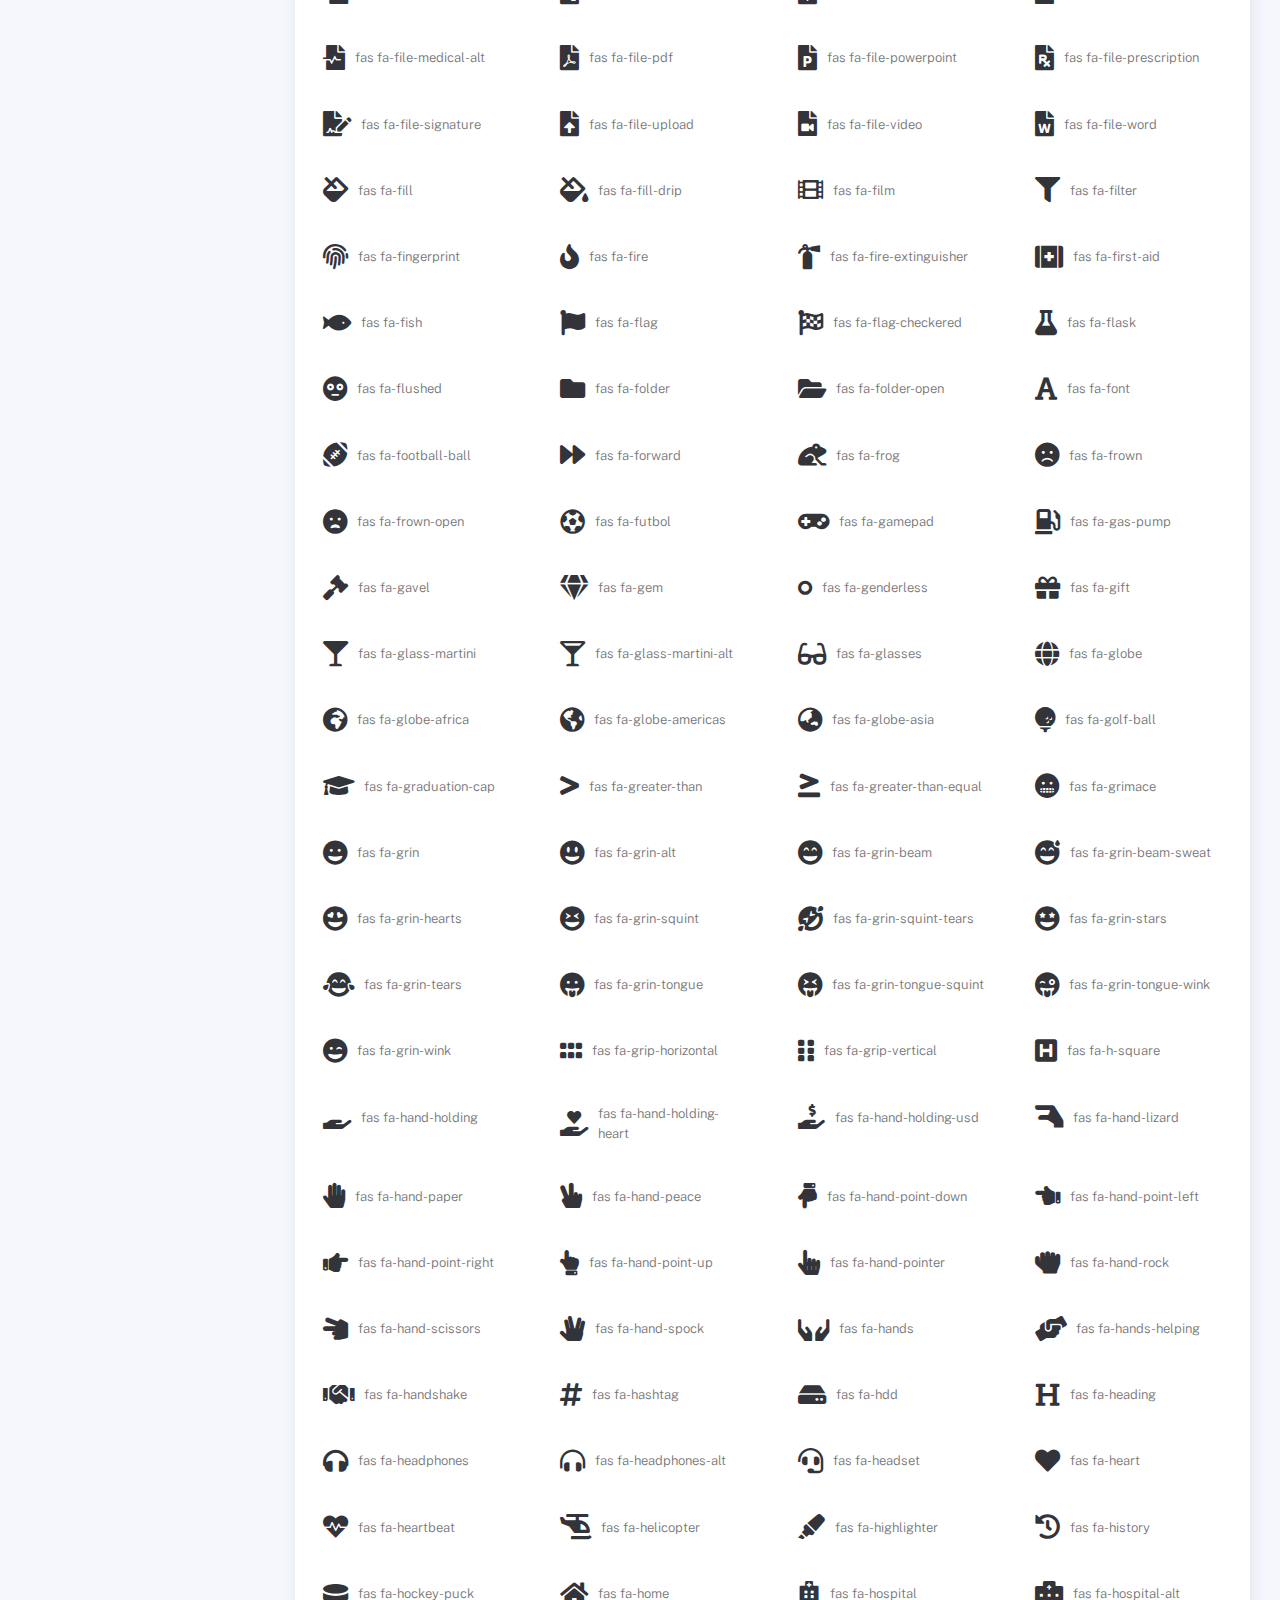
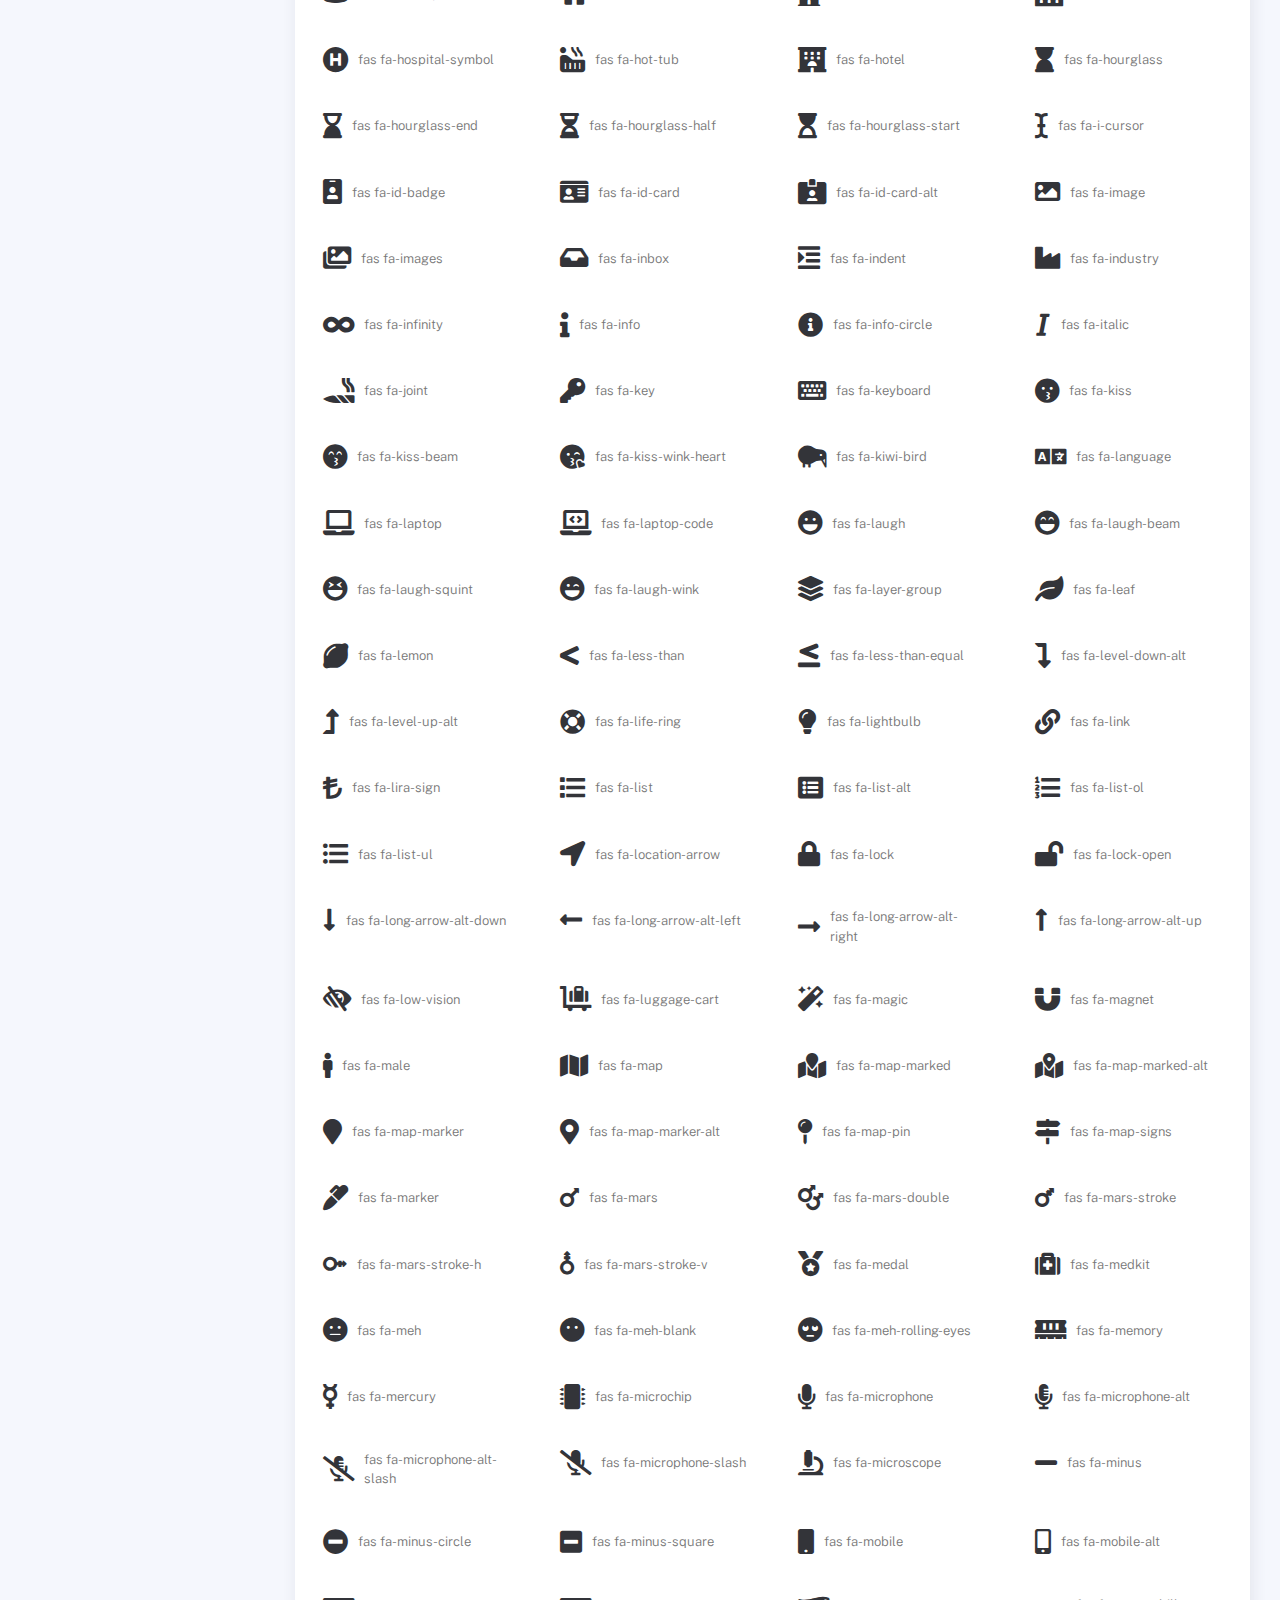
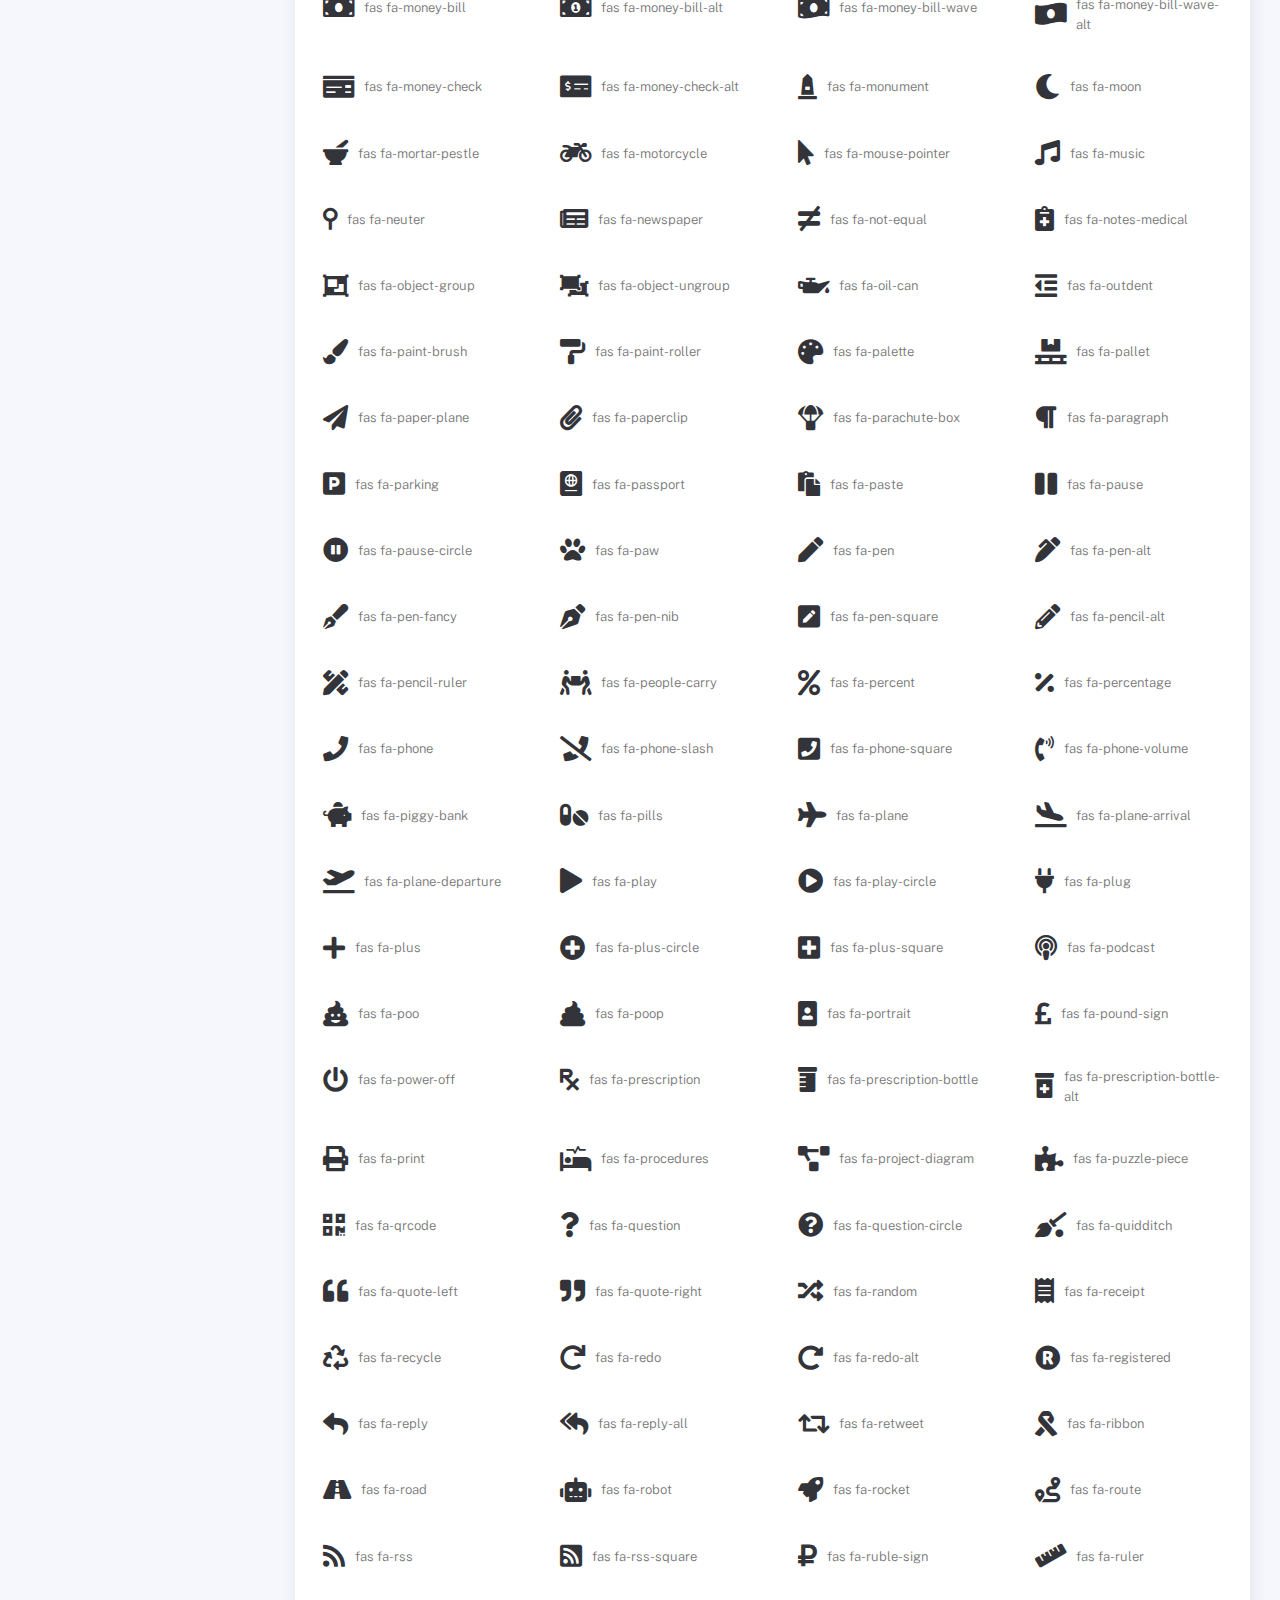
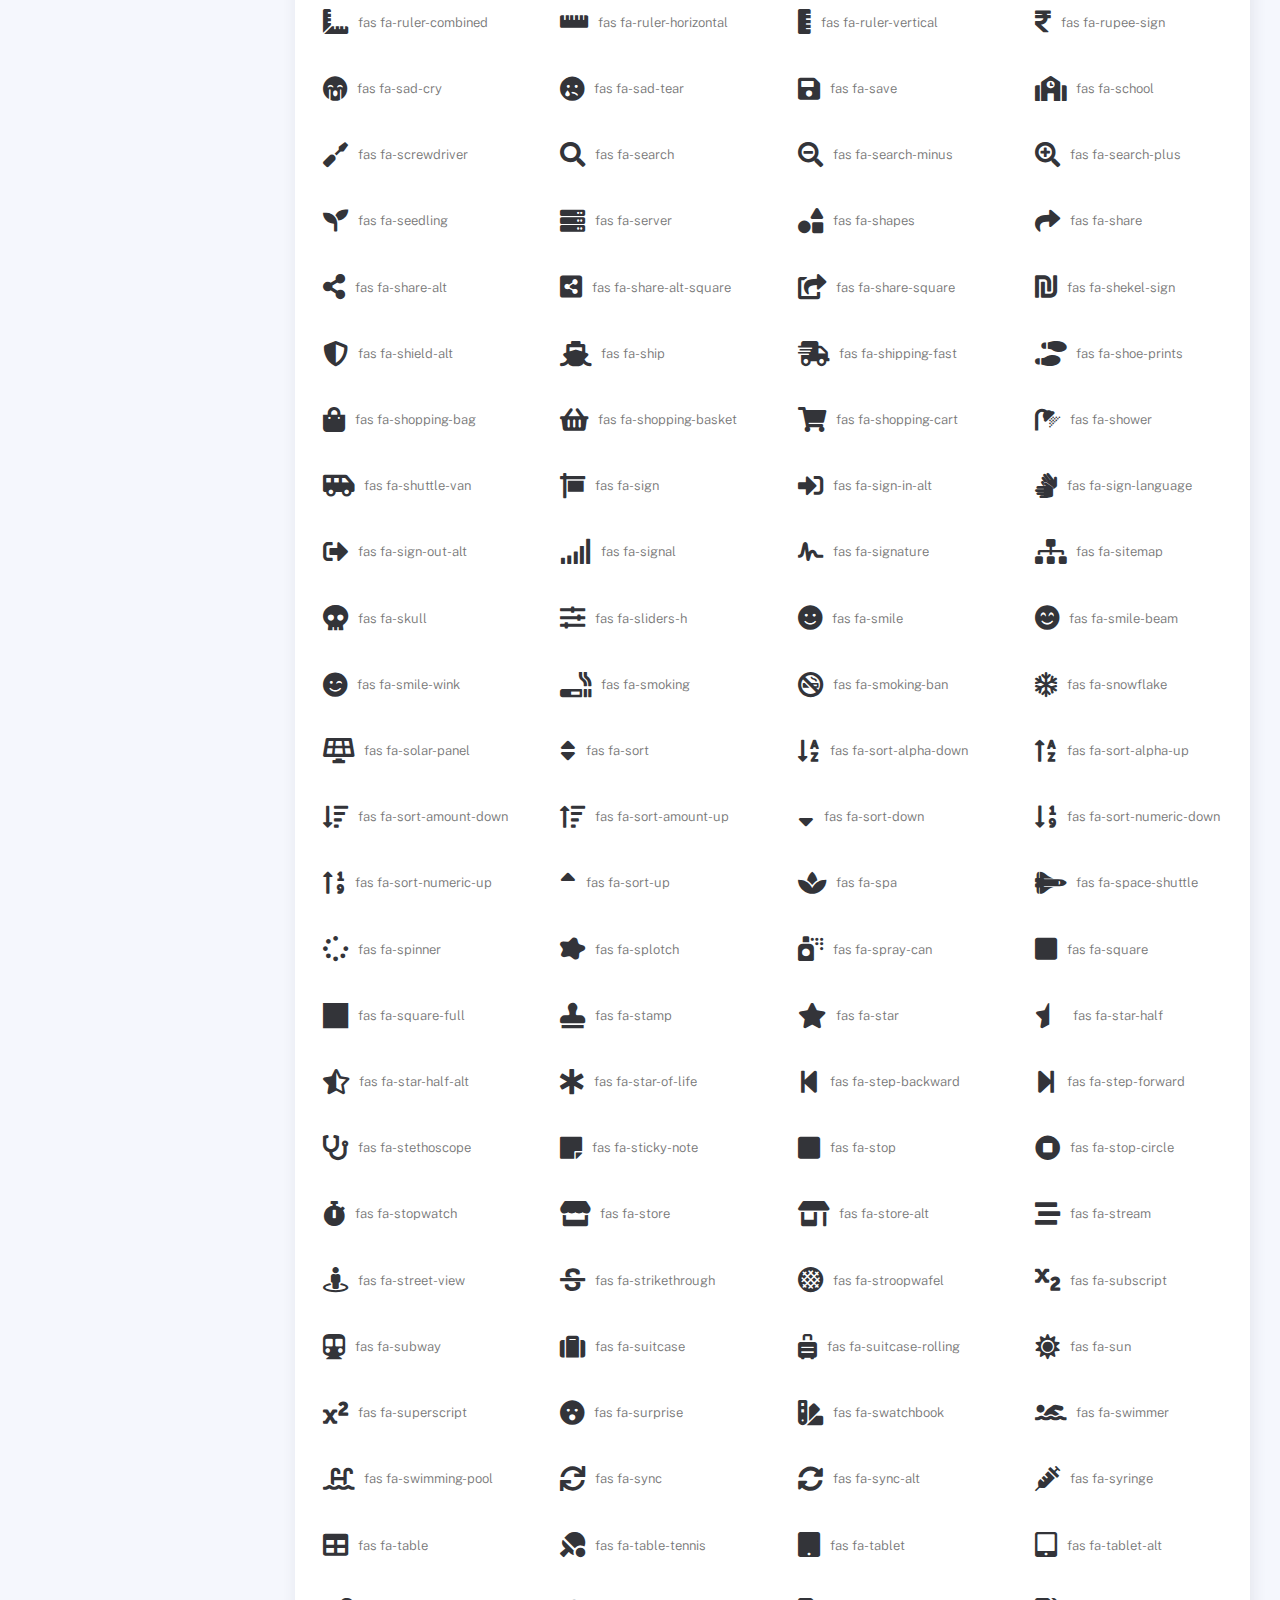
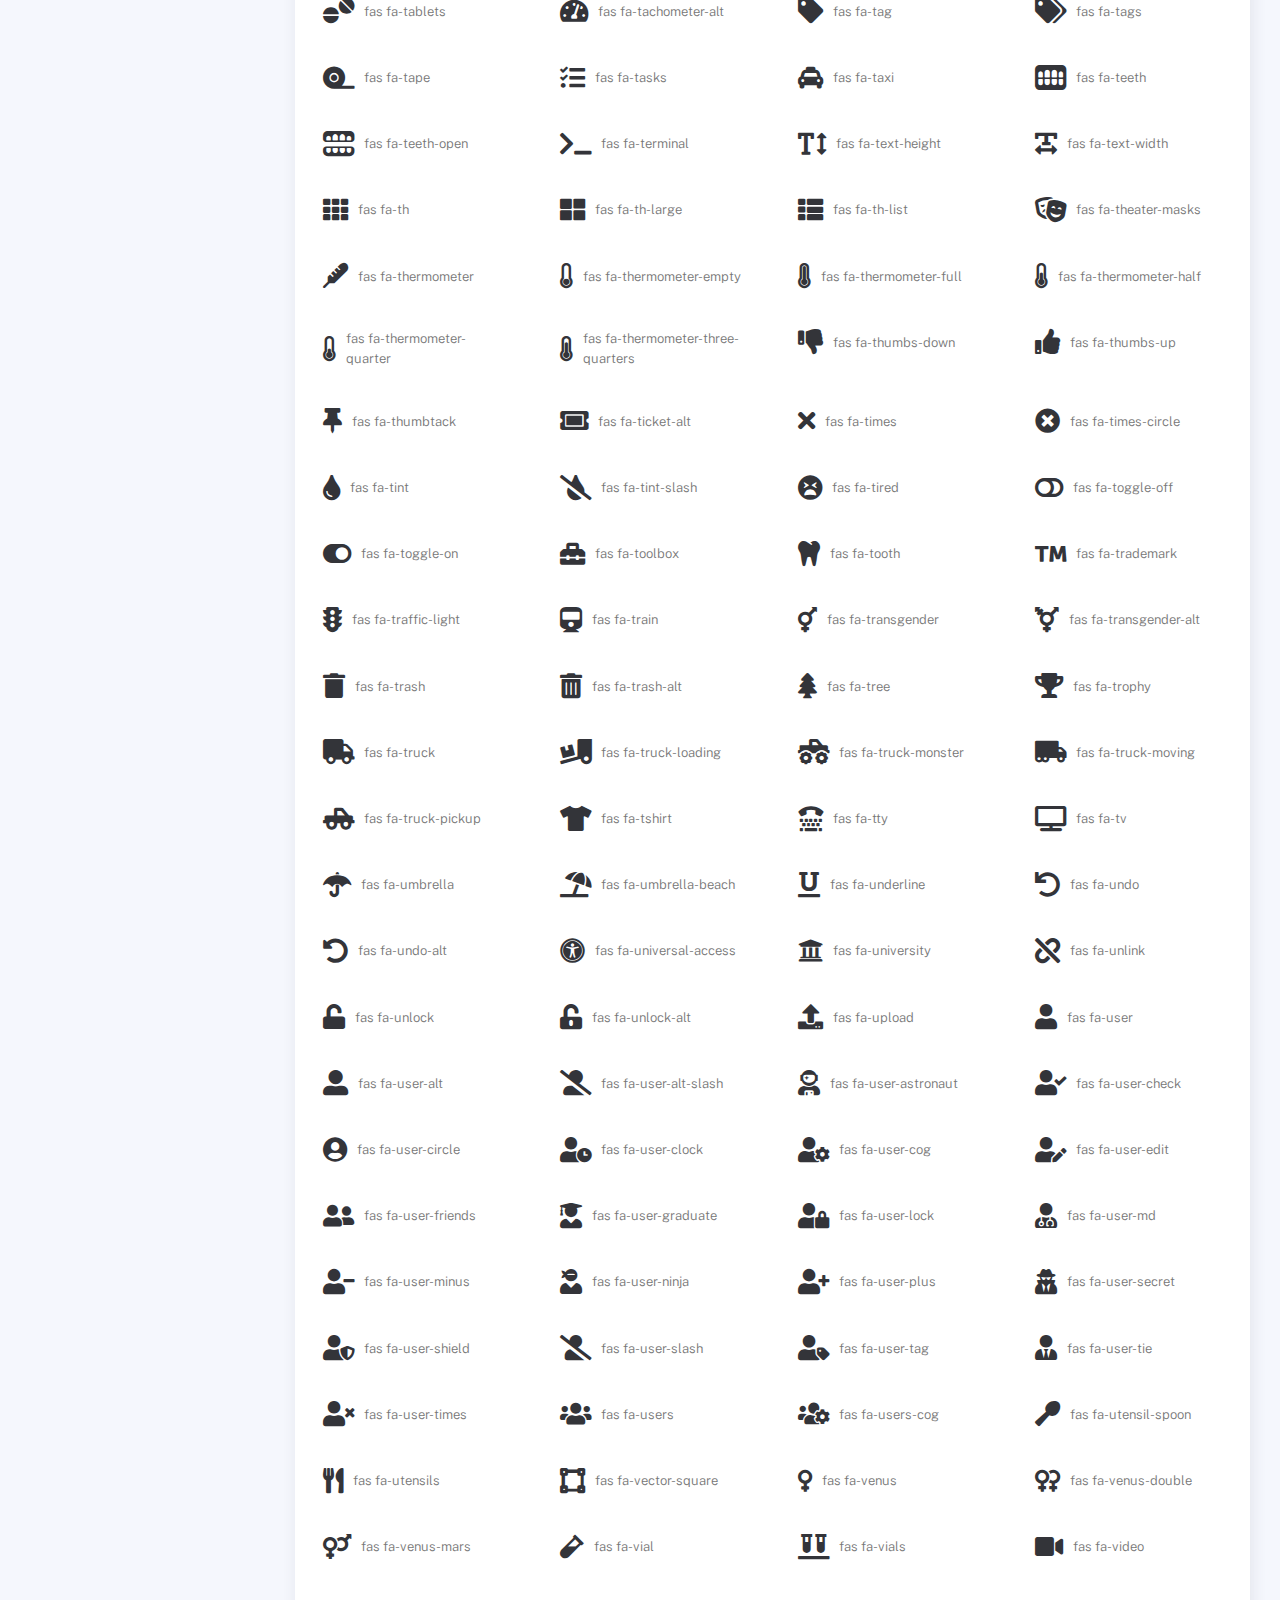
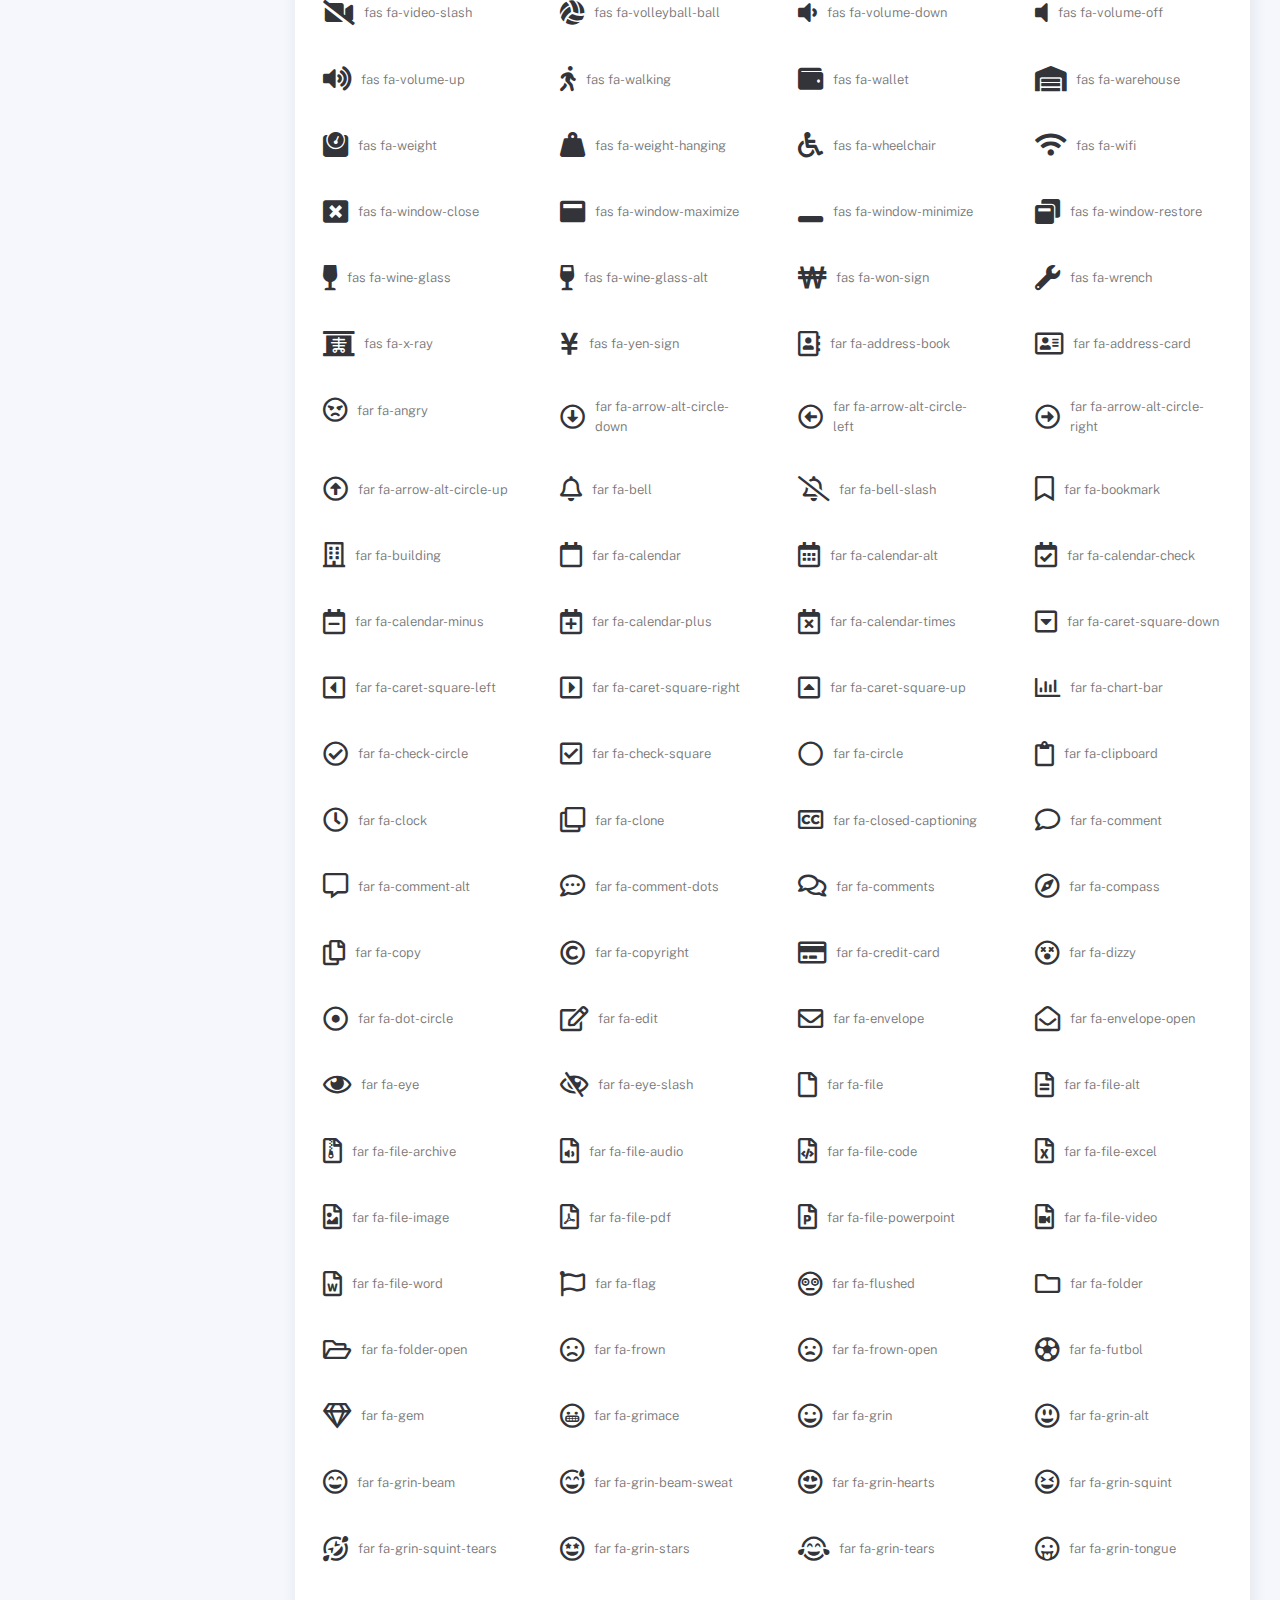
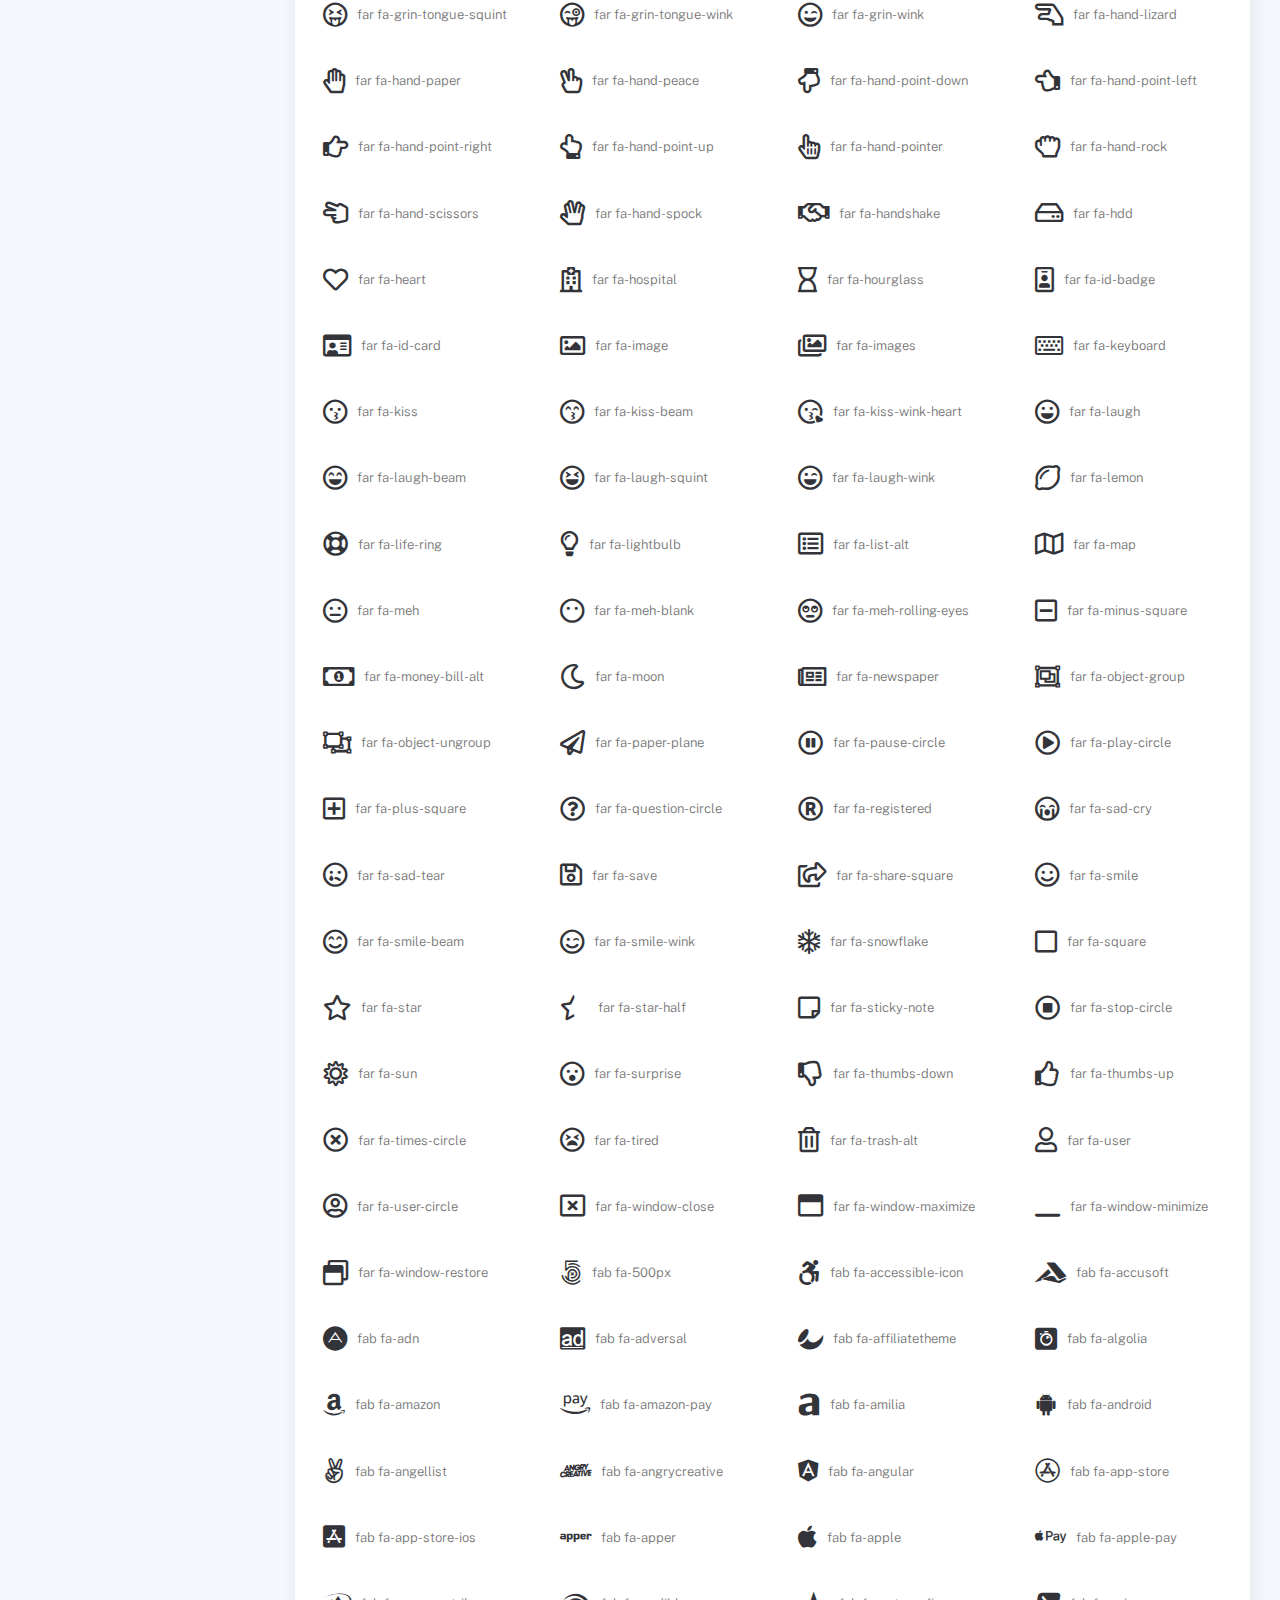
<file: wwwroot/components/font-awesome-icons.html>
<!DOCTYPE html>
<html lang="en">
  <head>
    <meta http-equiv="X-UA-Compatible" content="IE=edge" />
    <title>Font Awesome - Kaiadmin Bootstrap 5 Admin Dashboard</title>
    <meta
      content="width=device-width, initial-scale=1.0, shrink-to-fit=no"
      name="viewport"
    />
    <link
      rel="icon"
      href="../assets/img/kaiadmin/favicon.ico"
      type="image/x-icon"
    />

    <!-- Fonts and icons -->
    <script src="../assets/js/plugin/webfont/webfont.min.js"></script>
    <script>
      WebFont.load({
        google: { families: ["Public Sans:300,400,500,600,700"] },
        custom: {
          families: [
            "Font Awesome 5 Solid",
            "Font Awesome 5 Regular",
            "Font Awesome 5 Brands",
            "simple-line-icons",
          ],
          urls: ["../assets/css/fonts.min.css"],
        },
        active: function () {
          sessionStorage.fonts = true;
        },
      });
    </script>

    <!-- CSS Files -->
    <link rel="stylesheet" href="../assets/css/bootstrap.min.css" />
    <link rel="stylesheet" href="../assets/css/plugins.min.css" />
    <link rel="stylesheet" href="../assets/css/kaiadmin.min.css" />

    <!-- CSS Just for demo purpose, don't include it in your project -->
    <link rel="stylesheet" href="../assets/css/demo.css" />
  </head>
  <body>
    <div class="wrapper">
      <!-- Sidebar -->
      <div class="sidebar" data-background-color="dark">
        <div class="sidebar-logo">
          <!-- Logo Header -->
          <div class="logo-header" data-background-color="dark">
            <a href="../index.html" class="logo">
              <img
                src="../assets/img/kaiadmin/logo_light.svg"
                alt="navbar brand"
                class="navbar-brand"
                height="20"
              />
            </a>
            <div class="nav-toggle">
              <button class="btn btn-toggle toggle-sidebar">
                <i class="gg-menu-right"></i>
              </button>
              <button class="btn btn-toggle sidenav-toggler">
                <i class="gg-menu-left"></i>
              </button>
            </div>
            <button class="topbar-toggler more">
              <i class="gg-more-vertical-alt"></i>
            </button>
          </div>
          <!-- End Logo Header -->
        </div>
        <div class="sidebar-wrapper scrollbar scrollbar-inner">
          <div class="sidebar-content">
            <ul class="nav nav-secondary">
              <li class="nav-item">
                <a
                  data-bs-toggle="collapse"
                  href="#dashboard"
                  class="collapsed"
                  aria-expanded="false"
                >
                  <i class="fas fa-home"></i>
                  <p>Dashboard</p>
                  <span class="caret"></span>
                </a>
                <div class="collapse" id="dashboard">
                  <ul class="nav nav-collapse">
                    <li>
                      <a href="../../demo1/index.html">
                        <span class="sub-item">Dashboard 1</span>
                      </a>
                    </li>
                  </ul>
                </div>
              </li>
              <li class="nav-section">
                <span class="sidebar-mini-icon">
                  <i class="fa fa-ellipsis-h"></i>
                </span>
                <h4 class="text-section">Components</h4>
              </li>
              <li class="nav-item active submenu">
                <a data-bs-toggle="collapse" href="#base">
                  <i class="fas fa-layer-group"></i>
                  <p>Base</p>
                  <span class="caret"></span>
                </a>
                <div class="collapse show" id="base">
                  <ul class="nav nav-collapse">
                    <li>
                      <a href="../components/avatars.html">
                        <span class="sub-item">Avatars</span>
                      </a>
                    </li>
                    <li>
                      <a href="../components/buttons.html">
                        <span class="sub-item">Buttons</span>
                      </a>
                    </li>
                    <li>
                      <a href="../components/gridsystem.html">
                        <span class="sub-item">Grid System</span>
                      </a>
                    </li>
                    <li>
                      <a href="../components/panels.html">
                        <span class="sub-item">Panels</span>
                      </a>
                    </li>
                    <li>
                      <a href="../components/notifications.html">
                        <span class="sub-item">Notifications</span>
                      </a>
                    </li>
                    <li>
                      <a href="../components/sweetalert.html">
                        <span class="sub-item">Sweet Alert</span>
                      </a>
                    </li>
                    <li class="active">
                      <a href="../components/font-awesome-icons.html">
                        <span class="sub-item">Font Awesome Icons</span>
                      </a>
                    </li>
                    <li>
                      <a href="../components/simple-line-icons.html">
                        <span class="sub-item">Simple Line Icons</span>
                      </a>
                    </li>
                    <li>
                      <a href="../components/typography.html">
                        <span class="sub-item">Typography</span>
                      </a>
                    </li>
                  </ul>
                </div>
              </li>
              <li class="nav-item">
                <a data-bs-toggle="collapse" href="#sidebarLayouts">
                  <i class="fas fa-th-list"></i>
                  <p>Sidebar Layouts</p>
                  <span class="caret"></span>
                </a>
                <div class="collapse" id="sidebarLayouts">
                  <ul class="nav nav-collapse">
                    <li>
                      <a href="../sidebar-style-2.html">
                        <span class="sub-item">Sidebar Style 2</span>
                      </a>
                    </li>
                    <li>
                      <a href="../icon-menu.html">
                        <span class="sub-item">Icon Menu</span>
                      </a>
                    </li>
                  </ul>
                </div>
              </li>
              <li class="nav-item">
                <a data-bs-toggle="collapse" href="#forms">
                  <i class="fas fa-pen-square"></i>
                  <p>Forms</p>
                  <span class="caret"></span>
                </a>
                <div class="collapse" id="forms">
                  <ul class="nav nav-collapse">
                    <li>
                      <a href="../forms/forms.html">
                        <span class="sub-item">Basic Form</span>
                      </a>
                    </li>
                  </ul>
                </div>
              </li>
              <li class="nav-item">
                <a data-bs-toggle="collapse" href="#tables">
                  <i class="fas fa-table"></i>
                  <p>Tables</p>
                  <span class="caret"></span>
                </a>
                <div class="collapse" id="tables">
                  <ul class="nav nav-collapse">
                    <li>
                      <a href="../tables/tables.html">
                        <span class="sub-item">Basic Table</span>
                      </a>
                    </li>
                    <li>
                      <a href="../tables/datatables.html">
                        <span class="sub-item">Datatables</span>
                      </a>
                    </li>
                  </ul>
                </div>
              </li>
              <li class="nav-item">
                <a data-bs-toggle="collapse" href="#maps">
                  <i class="fas fa-map-marker-alt"></i>
                  <p>Maps</p>
                  <span class="caret"></span>
                </a>
                <div class="collapse" id="maps">
                  <ul class="nav nav-collapse">
                    <li>
                      <a href="../maps/googlemaps.html">
                        <span class="sub-item">Google Maps</span>
                      </a>
                    </li>
                    <li>
                      <a href="../maps/jsvectormap.html">
                        <span class="sub-item">Jsvectormap</span>
                      </a>
                    </li>
                  </ul>
                </div>
              </li>
              <li class="nav-item">
                <a data-bs-toggle="collapse" href="#charts">
                  <i class="far fa-chart-bar"></i>
                  <p>Charts</p>
                  <span class="caret"></span>
                </a>
                <div class="collapse" id="charts">
                  <ul class="nav nav-collapse">
                    <li>
                      <a href="../charts/charts.html">
                        <span class="sub-item">Chart Js</span>
                      </a>
                    </li>
                    <li>
                      <a href="../charts/sparkline.html">
                        <span class="sub-item">Sparkline</span>
                      </a>
                    </li>
                  </ul>
                </div>
              </li>
              <li class="nav-item">
                <a href="../widgets.html">
                  <i class="fas fa-desktop"></i>
                  <p>Widgets</p>
                  <span class="badge badge-success">4</span>
                </a>
              </li>
              <li class="nav-item">
                <a href="../../../documentation/index.html">
                  <i class="fas fa-file"></i>
                  <p>Documentation</p>
                  <span class="badge badge-secondary">1</span>
                </a>
              </li>
              <li class="nav-item">
                <a data-bs-toggle="collapse" href="#submenu">
                  <i class="fas fa-bars"></i>
                  <p>Menu Levels</p>
                  <span class="caret"></span>
                </a>
                <div class="collapse" id="submenu">
                  <ul class="nav nav-collapse">
                    <li>
                      <a data-bs-toggle="collapse" href="#subnav1">
                        <span class="sub-item">Level 1</span>
                        <span class="caret"></span>
                      </a>
                      <div class="collapse" id="subnav1">
                        <ul class="nav nav-collapse subnav">
                          <li>
                            <a href="#">
                              <span class="sub-item">Level 2</span>
                            </a>
                          </li>
                          <li>
                            <a href="#">
                              <span class="sub-item">Level 2</span>
                            </a>
                          </li>
                        </ul>
                      </div>
                    </li>
                    <li>
                      <a data-bs-toggle="collapse" href="#subnav2">
                        <span class="sub-item">Level 1</span>
                        <span class="caret"></span>
                      </a>
                      <div class="collapse" id="subnav2">
                        <ul class="nav nav-collapse subnav">
                          <li>
                            <a href="#">
                              <span class="sub-item">Level 2</span>
                            </a>
                          </li>
                        </ul>
                      </div>
                    </li>
                    <li>
                      <a href="#">
                        <span class="sub-item">Level 1</span>
                      </a>
                    </li>
                  </ul>
                </div>
              </li>
            </ul>
          </div>
        </div>
      </div>
      <!-- End Sidebar -->

      <div class="main-panel">
        <div class="main-header">
          <div class="main-header-logo">
            <!-- Logo Header -->
            <div class="logo-header" data-background-color="dark">
              <a href="../index.html" class="logo">
                <img
                  src="../assets/img/kaiadmin/logo_light.svg"
                  alt="navbar brand"
                  class="navbar-brand"
                  height="20"
                />
              </a>
              <div class="nav-toggle">
                <button class="btn btn-toggle toggle-sidebar">
                  <i class="gg-menu-right"></i>
                </button>
                <button class="btn btn-toggle sidenav-toggler">
                  <i class="gg-menu-left"></i>
                </button>
              </div>
              <button class="topbar-toggler more">
                <i class="gg-more-vertical-alt"></i>
              </button>
            </div>
            <!-- End Logo Header -->
          </div>
          <!-- Navbar Header -->
          <nav
            class="navbar navbar-header navbar-header-transparent navbar-expand-lg border-bottom"
          >
            <div class="container-fluid">
              <nav
                class="navbar navbar-header-left navbar-expand-lg navbar-form nav-search p-0 d-none d-lg-flex"
              >
                <div class="input-group">
                  <div class="input-group-prepend">
                    <button type="submit" class="btn btn-search pe-1">
                      <i class="fa fa-search search-icon"></i>
                    </button>
                  </div>
                  <input
                    type="text"
                    placeholder="Search ..."
                    class="form-control"
                  />
                </div>
              </nav>

              <ul class="navbar-nav topbar-nav ms-md-auto align-items-center">
                <li
                  class="nav-item topbar-icon dropdown hidden-caret d-flex d-lg-none"
                >
                  <a
                    class="nav-link dropdown-toggle"
                    data-bs-toggle="dropdown"
                    href="#"
                    role="button"
                    aria-expanded="false"
                    aria-haspopup="true"
                  >
                    <i class="fa fa-search"></i>
                  </a>
                  <ul class="dropdown-menu dropdown-search animated fadeIn">
                    <form class="navbar-left navbar-form nav-search">
                      <div class="input-group">
                        <input
                          type="text"
                          placeholder="Search ..."
                          class="form-control"
                        />
                      </div>
                    </form>
                  </ul>
                </li>
                <li class="nav-item topbar-icon dropdown hidden-caret">
                  <a
                    class="nav-link dropdown-toggle"
                    href="#"
                    id="messageDropdown"
                    role="button"
                    data-bs-toggle="dropdown"
                    aria-haspopup="true"
                    aria-expanded="false"
                  >
                    <i class="fa fa-envelope"></i>
                  </a>
                  <ul
                    class="dropdown-menu messages-notif-box animated fadeIn"
                    aria-labelledby="messageDropdown"
                  >
                    <li>
                      <div
                        class="dropdown-title d-flex justify-content-between align-items-center"
                      >
                        Messages
                        <a href="#" class="small">Mark all as read</a>
                      </div>
                    </li>
                    <li>
                      <div class="message-notif-scroll scrollbar-outer">
                        <div class="notif-center">
                          <a href="#">
                            <div class="notif-img">
                              <img
                                src="../assets/img/jm_denis.jpg"
                                alt="Img Profile"
                              />
                            </div>
                            <div class="notif-content">
                              <span class="subject">Jimmy Denis</span>
                              <span class="block"> How are you ? </span>
                              <span class="time">5 minutes ago</span>
                            </div>
                          </a>
                          <a href="#">
                            <div class="notif-img">
                              <img
                                src="../assets/img/chadengle.jpg"
                                alt="Img Profile"
                              />
                            </div>
                            <div class="notif-content">
                              <span class="subject">Chad</span>
                              <span class="block"> Ok, Thanks ! </span>
                              <span class="time">12 minutes ago</span>
                            </div>
                          </a>
                          <a href="#">
                            <div class="notif-img">
                              <img
                                src="../assets/img/mlane.jpg"
                                alt="Img Profile"
                              />
                            </div>
                            <div class="notif-content">
                              <span class="subject">Jhon Doe</span>
                              <span class="block">
                                Ready for the meeting today...
                              </span>
                              <span class="time">12 minutes ago</span>
                            </div>
                          </a>
                          <a href="#">
                            <div class="notif-img">
                              <img
                                src="../assets/img/talha.jpg"
                                alt="Img Profile"
                              />
                            </div>
                            <div class="notif-content">
                              <span class="subject">Talha</span>
                              <span class="block"> Hi, Apa Kabar ? </span>
                              <span class="time">17 minutes ago</span>
                            </div>
                          </a>
                        </div>
                      </div>
                    </li>
                    <li>
                      <a class="see-all" href="javascript:void(0);"
                        >See all messages<i class="fa fa-angle-right"></i>
                      </a>
                    </li>
                  </ul>
                </li>
                <li class="nav-item topbar-icon dropdown hidden-caret">
                  <a
                    class="nav-link dropdown-toggle"
                    href="#"
                    id="notifDropdown"
                    role="button"
                    data-bs-toggle="dropdown"
                    aria-haspopup="true"
                    aria-expanded="false"
                  >
                    <i class="fa fa-bell"></i>
                    <span class="notification">4</span>
                  </a>
                  <ul
                    class="dropdown-menu notif-box animated fadeIn"
                    aria-labelledby="notifDropdown"
                  >
                    <li>
                      <div class="dropdown-title">
                        You have 4 new notification
                      </div>
                    </li>
                    <li>
                      <div class="notif-scroll scrollbar-outer">
                        <div class="notif-center">
                          <a href="#">
                            <div class="notif-icon notif-primary">
                              <i class="fa fa-user-plus"></i>
                            </div>
                            <div class="notif-content">
                              <span class="block"> New user registered </span>
                              <span class="time">5 minutes ago</span>
                            </div>
                          </a>
                          <a href="#">
                            <div class="notif-icon notif-success">
                              <i class="fa fa-comment"></i>
                            </div>
                            <div class="notif-content">
                              <span class="block">
                                Rahmad commented on Admin
                              </span>
                              <span class="time">12 minutes ago</span>
                            </div>
                          </a>
                          <a href="#">
                            <div class="notif-img">
                              <img
                                src="../assets/img/profile2.jpg"
                                alt="Img Profile"
                              />
                            </div>
                            <div class="notif-content">
                              <span class="block">
                                Reza send messages to you
                              </span>
                              <span class="time">12 minutes ago</span>
                            </div>
                          </a>
                          <a href="#">
                            <div class="notif-icon notif-danger">
                              <i class="fa fa-heart"></i>
                            </div>
                            <div class="notif-content">
                              <span class="block"> Farrah liked Admin </span>
                              <span class="time">17 minutes ago</span>
                            </div>
                          </a>
                        </div>
                      </div>
                    </li>
                    <li>
                      <a class="see-all" href="javascript:void(0);"
                        >See all notifications<i class="fa fa-angle-right"></i>
                      </a>
                    </li>
                  </ul>
                </li>
                <li class="nav-item topbar-icon dropdown hidden-caret">
                  <a
                    class="nav-link"
                    data-bs-toggle="dropdown"
                    href="#"
                    aria-expanded="false"
                  >
                    <i class="fas fa-layer-group"></i>
                  </a>
                  <div class="dropdown-menu quick-actions animated fadeIn">
                    <div class="quick-actions-header">
                      <span class="title mb-1">Quick Actions</span>
                      <span class="subtitle op-7">Shortcuts</span>
                    </div>
                    <div class="quick-actions-scroll scrollbar-outer">
                      <div class="quick-actions-items">
                        <div class="row m-0">
                          <a class="col-6 col-md-4 p-0" href="#">
                            <div class="quick-actions-item">
                              <div class="avatar-item bg-danger rounded-circle">
                                <i class="far fa-calendar-alt"></i>
                              </div>
                              <span class="text">Calendar</span>
                            </div>
                          </a>
                          <a class="col-6 col-md-4 p-0" href="#">
                            <div class="quick-actions-item">
                              <div
                                class="avatar-item bg-warning rounded-circle"
                              >
                                <i class="fas fa-map"></i>
                              </div>
                              <span class="text">Maps</span>
                            </div>
                          </a>
                          <a class="col-6 col-md-4 p-0" href="#">
                            <div class="quick-actions-item">
                              <div class="avatar-item bg-info rounded-circle">
                                <i class="fas fa-file-excel"></i>
                              </div>
                              <span class="text">Reports</span>
                            </div>
                          </a>
                          <a class="col-6 col-md-4 p-0" href="#">
                            <div class="quick-actions-item">
                              <div
                                class="avatar-item bg-success rounded-circle"
                              >
                                <i class="fas fa-envelope"></i>
                              </div>
                              <span class="text">Emails</span>
                            </div>
                          </a>
                          <a class="col-6 col-md-4 p-0" href="#">
                            <div class="quick-actions-item">
                              <div
                                class="avatar-item bg-primary rounded-circle"
                              >
                                <i class="fas fa-file-invoice-dollar"></i>
                              </div>
                              <span class="text">Invoice</span>
                            </div>
                          </a>
                          <a class="col-6 col-md-4 p-0" href="#">
                            <div class="quick-actions-item">
                              <div
                                class="avatar-item bg-secondary rounded-circle"
                              >
                                <i class="fas fa-credit-card"></i>
                              </div>
                              <span class="text">Payments</span>
                            </div>
                          </a>
                        </div>
                      </div>
                    </div>
                  </div>
                </li>

                <li class="nav-item topbar-user dropdown hidden-caret">
                  <a
                    class="dropdown-toggle profile-pic"
                    data-bs-toggle="dropdown"
                    href="#"
                    aria-expanded="false"
                  >
                    <div class="avatar-sm">
                      <img
                        src="../assets/img/profile.jpg"
                        alt="..."
                        class="avatar-img rounded-circle"
                      />
                    </div>
                    <span class="profile-username">
                      <span class="op-7">Hi,</span>
                      <span class="fw-bold">Hizrian</span>
                    </span>
                  </a>
                  <ul class="dropdown-menu dropdown-user animated fadeIn">
                    <div class="dropdown-user-scroll scrollbar-outer">
                      <li>
                        <div class="user-box">
                          <div class="avatar-lg">
                            <img
                              src="../assets/img/profile.jpg"
                              alt="image profile"
                              class="avatar-img rounded"
                            />
                          </div>
                          <div class="u-text">
                            <h4>Hizrian</h4>
                            <p class="text-muted">hello@example.com</p>
                            <a
                              href="profile.html"
                              class="btn btn-xs btn-secondary btn-sm"
                              >View Profile</a
                            >
                          </div>
                        </div>
                      </li>
                      <li>
                        <div class="dropdown-divider"></div>
                        <a class="dropdown-item" href="#">My Profile</a>
                        <a class="dropdown-item" href="#">My Balance</a>
                        <a class="dropdown-item" href="#">Inbox</a>
                        <div class="dropdown-divider"></div>
                        <a class="dropdown-item" href="#">Account Setting</a>
                        <div class="dropdown-divider"></div>
                        <a class="dropdown-item" href="#">Logout</a>
                      </li>
                    </div>
                  </ul>
                </li>
              </ul>
            </div>
          </nav>
          <!-- End Navbar -->
        </div>

        <div class="container">
          <div class="page-inner">
            <div class="page-header">
              <h3 class="fw-bold mb-3">Icons</h3>
              <ul class="breadcrumbs mb-3">
                <li class="nav-home">
                  <a href="#">
                    <i class="icon-home"></i>
                  </a>
                </li>
                <li class="separator">
                  <i class="icon-arrow-right"></i>
                </li>
                <li class="nav-item">
                  <a href="#">Base</a>
                </li>
                <li class="separator">
                  <i class="icon-arrow-right"></i>
                </li>
                <li class="nav-item">
                  <a href="#">Line Awesome</a>
                </li>
              </ul>
            </div>
            <div class="row">
              <div class="col-md-12">
                <div class="card">
                  <div class="card-header">
                    <div class="card-title">Font Awesome Icons</div>
                    <div class="card-category">
                      Modern Font Icon from
                      <a class="link" href="https://fontawesome.com"
                        >Font Awesome</a
                      >
                    </div>
                  </div>
                  <div class="card-body">
                    <div id="row-demo-icon" class="row"></div>
                  </div>
                </div>
              </div>
            </div>
          </div>
        </div>

        <footer class="footer">
          <div class="container-fluid d-flex justify-content-between">
            <nav class="pull-left">
              <ul class="nav">
                <li class="nav-item">
                  <a class="nav-link" href="http://www.themekita.com">
                    ThemeKita
                  </a>
                </li>
                <li class="nav-item">
                  <a class="nav-link" href="#"> Help </a>
                </li>
                <li class="nav-item">
                  <a class="nav-link" href="#"> Licenses </a>
                </li>
              </ul>
            </nav>
            <div class="copyright">
              2024, made with <i class="fa fa-heart heart text-danger"></i> by
              <a href="http://www.themekita.com">ThemeKita</a>
            </div>
            <div>
              Distributed by
              <a target="_blank" href="https://themewagon.com/">ThemeWagon</a>.
            </div>
          </div>
        </footer>
      </div>

      <!-- Custom template | don't include it in your project! -->
      <div class="custom-template">
        <div class="title">Settings</div>
        <div class="custom-content">
          <div class="switcher">
            <div class="switch-block">
              <h4>Logo Header</h4>
              <div class="btnSwitch">
                <button
                  type="button"
                  class="selected changeLogoHeaderColor"
                  data-color="dark"
                ></button>
                <button
                  type="button"
                  class="selected changeLogoHeaderColor"
                  data-color="blue"
                ></button>
                <button
                  type="button"
                  class="changeLogoHeaderColor"
                  data-color="purple"
                ></button>
                <button
                  type="button"
                  class="changeLogoHeaderColor"
                  data-color="light-blue"
                ></button>
                <button
                  type="button"
                  class="changeLogoHeaderColor"
                  data-color="green"
                ></button>
                <button
                  type="button"
                  class="changeLogoHeaderColor"
                  data-color="orange"
                ></button>
                <button
                  type="button"
                  class="changeLogoHeaderColor"
                  data-color="red"
                ></button>
                <button
                  type="button"
                  class="changeLogoHeaderColor"
                  data-color="white"
                ></button>
                <br />
                <button
                  type="button"
                  class="changeLogoHeaderColor"
                  data-color="dark2"
                ></button>
                <button
                  type="button"
                  class="changeLogoHeaderColor"
                  data-color="blue2"
                ></button>
                <button
                  type="button"
                  class="changeLogoHeaderColor"
                  data-color="purple2"
                ></button>
                <button
                  type="button"
                  class="changeLogoHeaderColor"
                  data-color="light-blue2"
                ></button>
                <button
                  type="button"
                  class="changeLogoHeaderColor"
                  data-color="green2"
                ></button>
                <button
                  type="button"
                  class="changeLogoHeaderColor"
                  data-color="orange2"
                ></button>
                <button
                  type="button"
                  class="changeLogoHeaderColor"
                  data-color="red2"
                ></button>
              </div>
            </div>
            <div class="switch-block">
              <h4>Navbar Header</h4>
              <div class="btnSwitch">
                <button
                  type="button"
                  class="changeTopBarColor"
                  data-color="dark"
                ></button>
                <button
                  type="button"
                  class="changeTopBarColor"
                  data-color="blue"
                ></button>
                <button
                  type="button"
                  class="changeTopBarColor"
                  data-color="purple"
                ></button>
                <button
                  type="button"
                  class="changeTopBarColor"
                  data-color="light-blue"
                ></button>
                <button
                  type="button"
                  class="changeTopBarColor"
                  data-color="green"
                ></button>
                <button
                  type="button"
                  class="changeTopBarColor"
                  data-color="orange"
                ></button>
                <button
                  type="button"
                  class="changeTopBarColor"
                  data-color="red"
                ></button>
                <button
                  type="button"
                  class="changeTopBarColor"
                  data-color="white"
                ></button>
                <br />
                <button
                  type="button"
                  class="changeTopBarColor"
                  data-color="dark2"
                ></button>
                <button
                  type="button"
                  class="selected changeTopBarColor"
                  data-color="blue2"
                ></button>
                <button
                  type="button"
                  class="changeTopBarColor"
                  data-color="purple2"
                ></button>
                <button
                  type="button"
                  class="changeTopBarColor"
                  data-color="light-blue2"
                ></button>
                <button
                  type="button"
                  class="changeTopBarColor"
                  data-color="green2"
                ></button>
                <button
                  type="button"
                  class="changeTopBarColor"
                  data-color="orange2"
                ></button>
                <button
                  type="button"
                  class="changeTopBarColor"
                  data-color="red2"
                ></button>
              </div>
            </div>
            <div class="switch-block">
              <h4>Sidebar</h4>
              <div class="btnSwitch">
                <button
                  type="button"
                  class="selected changeSideBarColor"
                  data-color="white"
                ></button>
                <button
                  type="button"
                  class="changeSideBarColor"
                  data-color="dark"
                ></button>
                <button
                  type="button"
                  class="changeSideBarColor"
                  data-color="dark2"
                ></button>
              </div>
            </div>
          </div>
        </div>
        <div class="custom-toggle">
          <i class="icon-settings"></i>
        </div>
      </div>
      <!-- End Custom template -->
    </div>
    <!--   Core JS Files   -->
    <script src="../assets/js/core/jquery-3.7.1.min.js"></script>
    <script src="../assets/js/core/popper.min.js"></script>
    <script src="../assets/js/core/bootstrap.min.js"></script>

    <!-- jQuery Scrollbar -->
    <script src="../assets/js/plugin/jquery-scrollbar/jquery.scrollbar.min.js"></script>
    <!-- Moment JS -->
    <script src="../assets/js/plugin/moment/moment.min.js"></script>

    <!-- Chart JS -->
    <script src="../assets/js/plugin/chart.js/chart.min.js"></script>

    <!-- jQuery Sparkline -->
    <script src="../assets/js/plugin/jquery.sparkline/jquery.sparkline.min.js"></script>

    <!-- Chart Circle -->
    <script src="../assets/js/plugin/chart-circle/circles.min.js"></script>

    <!-- Datatables -->
    <script src="../assets/js/plugin/datatables/datatables.min.js"></script>

    <!-- Bootstrap Notify -->
    <script src="../assets/js/plugin/bootstrap-notify/bootstrap-notify.min.js"></script>

    <!-- jQuery Vector Maps -->
    <script src="../assets/js/plugin/jsvectormap/jsvectormap.min.js"></script>
    <script src="../assets/js/plugin/jsvectormap/world.js"></script>

    <!-- Sweet Alert -->
    <script src="../assets/js/plugin/sweetalert/sweetalert.min.js"></script>

    <!-- Kaiadmin JS -->
    <script src="../assets/js/kaiadmin.min.js"></script>

    <!-- Kaiadmin DEMO methods, don't include it in your project! -->
    <script src="../assets/js/setting-demo2.js"></script>

    <script>
      var iconClass = [
        "fas fa-address-book",
        "fas fa-address-card",
        "fas fa-adjust",
        "fas fa-air-freshener",
        "fas fa-align-center",
        "fas fa-align-justify",
        "fas fa-align-left",
        "fas fa-align-right",
        "fas fa-allergies",
        "fas fa-ambulance",
        "fas fa-american-sign-language-interpreting",
        "fas fa-anchor",
        "fas fa-angle-double-down",
        "fas fa-angle-double-left",
        "fas fa-angle-double-right",
        "fas fa-angle-double-up",
        "fas fa-angle-down",
        "fas fa-angle-left",
        "fas fa-angle-right",
        "fas fa-angle-up",
        "fas fa-angry",
        "fas fa-apple-alt",
        "fas fa-archive",
        "fas fa-archway",
        "fas fa-arrow-alt-circle-down",
        "fas fa-arrow-alt-circle-left",
        "fas fa-arrow-alt-circle-right",
        "fas fa-arrow-alt-circle-up",
        "fas fa-arrow-circle-down",
        "fas fa-arrow-circle-left",
        "fas fa-arrow-circle-right",
        "fas fa-arrow-circle-up",
        "fas fa-arrow-down",
        "fas fa-arrow-left",
        "fas fa-arrow-right",
        "fas fa-arrow-up",
        "fas fa-arrows-alt",
        "fas fa-arrows-alt-h",
        "fas fa-arrows-alt-v",
        "fas fa-assistive-listening-systems",
        "fas fa-asterisk",
        "fas fa-at",
        "fas fa-atlas",
        "fas fa-atom",
        "fas fa-audio-description",
        "fas fa-award",
        "fas fa-backspace",
        "fas fa-backward",
        "fas fa-balance-scale",
        "fas fa-ban",
        "fas fa-band-aid",
        "fas fa-barcode",
        "fas fa-bars",
        "fas fa-baseball-ball",
        "fas fa-basketball-ball",
        "fas fa-bath",
        "fas fa-battery-empty",
        "fas fa-battery-full",
        "fas fa-battery-half",
        "fas fa-battery-quarter",
        "fas fa-battery-three-quarters",
        "fas fa-bed",
        "fas fa-beer",
        "fas fa-bell",
        "fas fa-bell-slash",
        "fas fa-bezier-curve",
        "fas fa-bicycle",
        "fas fa-binoculars",
        "fas fa-birthday-cake",
        "fas fa-blender",
        "fas fa-blind",
        "fas fa-bold",
        "fas fa-bolt",
        "fas fa-bomb",
        "fas fa-bone",
        "fas fa-bong",
        "fas fa-book",
        "fas fa-book-open",
        "fas fa-book-reader",
        "fas fa-bookmark",
        "fas fa-bowling-ball",
        "fas fa-box",
        "fas fa-box-open",
        "fas fa-boxes",
        "fas fa-braille",
        "fas fa-brain",
        "fas fa-briefcase",
        "fas fa-briefcase-medical",
        "fas fa-broadcast-tower",
        "fas fa-broom",
        "fas fa-brush",
        "fas fa-bug",
        "fas fa-building",
        "fas fa-bullhorn",
        "fas fa-bullseye",
        "fas fa-burn",
        "fas fa-bus",
        "fas fa-bus-alt",
        "fas fa-calculator",
        "fas fa-calendar",
        "fas fa-calendar-alt",
        "fas fa-calendar-check",
        "fas fa-calendar-minus",
        "fas fa-calendar-plus",
        "fas fa-calendar-times",
        "fas fa-camera",
        "fas fa-camera-retro",
        "fas fa-cannabis",
        "fas fa-capsules",
        "fas fa-car",
        "fas fa-car-alt",
        "fas fa-car-battery",
        "fas fa-car-crash",
        "fas fa-car-side",
        "fas fa-caret-down",
        "fas fa-caret-left",
        "fas fa-caret-right",
        "fas fa-caret-square-down",
        "fas fa-caret-square-left",
        "fas fa-caret-square-right",
        "fas fa-caret-square-up",
        "fas fa-caret-up",
        "fas fa-cart-arrow-down",
        "fas fa-cart-plus",
        "fas fa-certificate",
        "fas fa-chalkboard",
        "fas fa-chalkboard-teacher",
        "fas fa-charging-station",
        "fas fa-chart-area",
        "fas fa-chart-bar",
        "fas fa-chart-line",
        "fas fa-chart-pie",
        "fas fa-check",
        "fas fa-check-circle",
        "fas fa-check-double",
        "fas fa-check-square",
        "fas fa-chess",
        "fas fa-chess-bishop",
        "fas fa-chess-board",
        "fas fa-chess-king",
        "fas fa-chess-knight",
        "fas fa-chess-pawn",
        "fas fa-chess-queen",
        "fas fa-chess-rook",
        "fas fa-chevron-circle-down",
        "fas fa-chevron-circle-left",
        "fas fa-chevron-circle-right",
        "fas fa-chevron-circle-up",
        "fas fa-chevron-down",
        "fas fa-chevron-left",
        "fas fa-chevron-right",
        "fas fa-chevron-up",
        "fas fa-child",
        "fas fa-church",
        "fas fa-circle",
        "fas fa-circle-notch",
        "fas fa-clipboard",
        "fas fa-clipboard-check",
        "fas fa-clipboard-list",
        "fas fa-clock",
        "fas fa-clone",
        "fas fa-closed-captioning",
        "fas fa-cloud",
        "fas fa-cloud-download-alt",
        "fas fa-cloud-upload-alt",
        "fas fa-cocktail",
        "fas fa-code",
        "fas fa-code-branch",
        "fas fa-coffee",
        "fas fa-cog",
        "fas fa-cogs",
        "fas fa-coins",
        "fas fa-columns",
        "fas fa-comment",
        "fas fa-comment-alt",
        "fas fa-comment-dots",
        "fas fa-comment-slash",
        "fas fa-comments",
        "fas fa-compact-disc",
        "fas fa-compass",
        "fas fa-compress",
        "fas fa-concierge-bell",
        "fas fa-cookie",
        "fas fa-cookie-bite",
        "fas fa-copy",
        "fas fa-copyright",
        "fas fa-couch",
        "fas fa-credit-card",
        "fas fa-crop",
        "fas fa-crop-alt",
        "fas fa-crosshairs",
        "fas fa-crow",
        "fas fa-crown",
        "fas fa-cube",
        "fas fa-cubes",
        "fas fa-cut",
        "fas fa-database",
        "fas fa-deaf",
        "fas fa-desktop",
        "fas fa-diagnoses",
        "fas fa-dice",
        "fas fa-dice-five",
        "fas fa-dice-four",
        "fas fa-dice-one",
        "fas fa-dice-six",
        "fas fa-dice-three",
        "fas fa-dice-two",
        "fas fa-digital-tachograph",
        "fas fa-directions",
        "fas fa-divide",
        "fas fa-dizzy",
        "fas fa-dna",
        "fas fa-dollar-sign",
        "fas fa-dolly",
        "fas fa-dolly-flatbed",
        "fas fa-donate",
        "fas fa-door-closed",
        "fas fa-door-open",
        "fas fa-dot-circle",
        "fas fa-dove",
        "fas fa-download",
        "fas fa-drafting-compass",
        "fas fa-draw-polygon",
        "fas fa-drum",
        "fas fa-drum-steelpan",
        "fas fa-dumbbell",
        "fas fa-edit",
        "fas fa-eject",
        "fas fa-ellipsis-h",
        "fas fa-ellipsis-v",
        "fas fa-envelope",
        "fas fa-envelope-open",
        "fas fa-envelope-square",
        "fas fa-equals",
        "fas fa-eraser",
        "fas fa-euro-sign",
        "fas fa-exchange-alt",
        "fas fa-exclamation",
        "fas fa-exclamation-circle",
        "fas fa-exclamation-triangle",
        "fas fa-expand",
        "fas fa-expand-arrows-alt",
        "fas fa-external-link-alt",
        "fas fa-external-link-square-alt",
        "fas fa-eye",
        "fas fa-eye-dropper",
        "fas fa-eye-slash",
        "fas fa-fast-backward",
        "fas fa-fast-forward",
        "fas fa-fax",
        "fas fa-feather",
        "fas fa-feather-alt",
        "fas fa-female",
        "fas fa-fighter-jet",
        "fas fa-file",
        "fas fa-file-alt",
        "fas fa-file-archive",
        "fas fa-file-audio",
        "fas fa-file-code",
        "fas fa-file-contract",
        "fas fa-file-download",
        "fas fa-file-excel",
        "fas fa-file-export",
        "fas fa-file-image",
        "fas fa-file-import",
        "fas fa-file-invoice",
        "fas fa-file-invoice-dollar",
        "fas fa-file-medical",
        "fas fa-file-medical-alt",
        "fas fa-file-pdf",
        "fas fa-file-powerpoint",
        "fas fa-file-prescription",
        "fas fa-file-signature",
        "fas fa-file-upload",
        "fas fa-file-video",
        "fas fa-file-word",
        "fas fa-fill",
        "fas fa-fill-drip",
        "fas fa-film",
        "fas fa-filter",
        "fas fa-fingerprint",
        "fas fa-fire",
        "fas fa-fire-extinguisher",
        "fas fa-first-aid",
        "fas fa-fish",
        "fas fa-flag",
        "fas fa-flag-checkered",
        "fas fa-flask",
        "fas fa-flushed",
        "fas fa-folder",
        "fas fa-folder-open",
        "fas fa-font",
        "fas fa-football-ball",
        "fas fa-forward",
        "fas fa-frog",
        "fas fa-frown",
        "fas fa-frown-open",
        "fas fa-futbol",
        "fas fa-gamepad",
        "fas fa-gas-pump",
        "fas fa-gavel",
        "fas fa-gem",
        "fas fa-genderless",
        "fas fa-gift",
        "fas fa-glass-martini",
        "fas fa-glass-martini-alt",
        "fas fa-glasses",
        "fas fa-globe",
        "fas fa-globe-africa",
        "fas fa-globe-americas",
        "fas fa-globe-asia",
        "fas fa-golf-ball",
        "fas fa-graduation-cap",
        "fas fa-greater-than",
        "fas fa-greater-than-equal",
        "fas fa-grimace",
        "fas fa-grin",
        "fas fa-grin-alt",
        "fas fa-grin-beam",
        "fas fa-grin-beam-sweat",
        "fas fa-grin-hearts",
        "fas fa-grin-squint",
        "fas fa-grin-squint-tears",
        "fas fa-grin-stars",
        "fas fa-grin-tears",
        "fas fa-grin-tongue",
        "fas fa-grin-tongue-squint",
        "fas fa-grin-tongue-wink",
        "fas fa-grin-wink",
        "fas fa-grip-horizontal",
        "fas fa-grip-vertical",
        "fas fa-h-square",
        "fas fa-hand-holding",
        "fas fa-hand-holding-heart",
        "fas fa-hand-holding-usd",
        "fas fa-hand-lizard",
        "fas fa-hand-paper",
        "fas fa-hand-peace",
        "fas fa-hand-point-down",
        "fas fa-hand-point-left",
        "fas fa-hand-point-right",
        "fas fa-hand-point-up",
        "fas fa-hand-pointer",
        "fas fa-hand-rock",
        "fas fa-hand-scissors",
        "fas fa-hand-spock",
        "fas fa-hands",
        "fas fa-hands-helping",
        "fas fa-handshake",
        "fas fa-hashtag",
        "fas fa-hdd",
        "fas fa-heading",
        "fas fa-headphones",
        "fas fa-headphones-alt",
        "fas fa-headset",
        "fas fa-heart",
        "fas fa-heartbeat",
        "fas fa-helicopter",
        "fas fa-highlighter",
        "fas fa-history",
        "fas fa-hockey-puck",
        "fas fa-home",
        "fas fa-hospital",
        "fas fa-hospital-alt",
        "fas fa-hospital-symbol",
        "fas fa-hot-tub",
        "fas fa-hotel",
        "fas fa-hourglass",
        "fas fa-hourglass-end",
        "fas fa-hourglass-half",
        "fas fa-hourglass-start",
        "fas fa-i-cursor",
        "fas fa-id-badge",
        "fas fa-id-card",
        "fas fa-id-card-alt",
        "fas fa-image",
        "fas fa-images",
        "fas fa-inbox",
        "fas fa-indent",
        "fas fa-industry",
        "fas fa-infinity",
        "fas fa-info",
        "fas fa-info-circle",
        "fas fa-italic",
        "fas fa-joint",
        "fas fa-key",
        "fas fa-keyboard",
        "fas fa-kiss",
        "fas fa-kiss-beam",
        "fas fa-kiss-wink-heart",
        "fas fa-kiwi-bird",
        "fas fa-language",
        "fas fa-laptop",
        "fas fa-laptop-code",
        "fas fa-laugh",
        "fas fa-laugh-beam",
        "fas fa-laugh-squint",
        "fas fa-laugh-wink",
        "fas fa-layer-group",
        "fas fa-leaf",
        "fas fa-lemon",
        "fas fa-less-than",
        "fas fa-less-than-equal",
        "fas fa-level-down-alt",
        "fas fa-level-up-alt",
        "fas fa-life-ring",
        "fas fa-lightbulb",
        "fas fa-link",
        "fas fa-lira-sign",
        "fas fa-list",
        "fas fa-list-alt",
        "fas fa-list-ol",
        "fas fa-list-ul",
        "fas fa-location-arrow",
        "fas fa-lock",
        "fas fa-lock-open",
        "fas fa-long-arrow-alt-down",
        "fas fa-long-arrow-alt-left",
        "fas fa-long-arrow-alt-right",
        "fas fa-long-arrow-alt-up",
        "fas fa-low-vision",
        "fas fa-luggage-cart",
        "fas fa-magic",
        "fas fa-magnet",
        "fas fa-male",
        "fas fa-map",
        "fas fa-map-marked",
        "fas fa-map-marked-alt",
        "fas fa-map-marker",
        "fas fa-map-marker-alt",
        "fas fa-map-pin",
        "fas fa-map-signs",
        "fas fa-marker",
        "fas fa-mars",
        "fas fa-mars-double",
        "fas fa-mars-stroke",
        "fas fa-mars-stroke-h",
        "fas fa-mars-stroke-v",
        "fas fa-medal",
        "fas fa-medkit",
        "fas fa-meh",
        "fas fa-meh-blank",
        "fas fa-meh-rolling-eyes",
        "fas fa-memory",
        "fas fa-mercury",
        "fas fa-microchip",
        "fas fa-microphone",
        "fas fa-microphone-alt",
        "fas fa-microphone-alt-slash",
        "fas fa-microphone-slash",
        "fas fa-microscope",
        "fas fa-minus",
        "fas fa-minus-circle",
        "fas fa-minus-square",
        "fas fa-mobile",
        "fas fa-mobile-alt",
        "fas fa-money-bill",
        "fas fa-money-bill-alt",
        "fas fa-money-bill-wave",
        "fas fa-money-bill-wave-alt",
        "fas fa-money-check",
        "fas fa-money-check-alt",
        "fas fa-monument",
        "fas fa-moon",
        "fas fa-mortar-pestle",
        "fas fa-motorcycle",
        "fas fa-mouse-pointer",
        "fas fa-music",
        "fas fa-neuter",
        "fas fa-newspaper",
        "fas fa-not-equal",
        "fas fa-notes-medical",
        "fas fa-object-group",
        "fas fa-object-ungroup",
        "fas fa-oil-can",
        "fas fa-outdent",
        "fas fa-paint-brush",
        "fas fa-paint-roller",
        "fas fa-palette",
        "fas fa-pallet",
        "fas fa-paper-plane",
        "fas fa-paperclip",
        "fas fa-parachute-box",
        "fas fa-paragraph",
        "fas fa-parking",
        "fas fa-passport",
        "fas fa-paste",
        "fas fa-pause",
        "fas fa-pause-circle",
        "fas fa-paw",
        "fas fa-pen",
        "fas fa-pen-alt",
        "fas fa-pen-fancy",
        "fas fa-pen-nib",
        "fas fa-pen-square",
        "fas fa-pencil-alt",
        "fas fa-pencil-ruler",
        "fas fa-people-carry",
        "fas fa-percent",
        "fas fa-percentage",
        "fas fa-phone",
        "fas fa-phone-slash",
        "fas fa-phone-square",
        "fas fa-phone-volume",
        "fas fa-piggy-bank",
        "fas fa-pills",
        "fas fa-plane",
        "fas fa-plane-arrival",
        "fas fa-plane-departure",
        "fas fa-play",
        "fas fa-play-circle",
        "fas fa-plug",
        "fas fa-plus",
        "fas fa-plus-circle",
        "fas fa-plus-square",
        "fas fa-podcast",
        "fas fa-poo",
        "fas fa-poop",
        "fas fa-portrait",
        "fas fa-pound-sign",
        "fas fa-power-off",
        "fas fa-prescription",
        "fas fa-prescription-bottle",
        "fas fa-prescription-bottle-alt",
        "fas fa-print",
        "fas fa-procedures",
        "fas fa-project-diagram",
        "fas fa-puzzle-piece",
        "fas fa-qrcode",
        "fas fa-question",
        "fas fa-question-circle",
        "fas fa-quidditch",
        "fas fa-quote-left",
        "fas fa-quote-right",
        "fas fa-random",
        "fas fa-receipt",
        "fas fa-recycle",
        "fas fa-redo",
        "fas fa-redo-alt",
        "fas fa-registered",
        "fas fa-reply",
        "fas fa-reply-all",
        "fas fa-retweet",
        "fas fa-ribbon",
        "fas fa-road",
        "fas fa-robot",
        "fas fa-rocket",
        "fas fa-route",
        "fas fa-rss",
        "fas fa-rss-square",
        "fas fa-ruble-sign",
        "fas fa-ruler",
        "fas fa-ruler-combined",
        "fas fa-ruler-horizontal",
        "fas fa-ruler-vertical",
        "fas fa-rupee-sign",
        "fas fa-sad-cry",
        "fas fa-sad-tear",
        "fas fa-save",
        "fas fa-school",
        "fas fa-screwdriver",
        "fas fa-search",
        "fas fa-search-minus",
        "fas fa-search-plus",
        "fas fa-seedling",
        "fas fa-server",
        "fas fa-shapes",
        "fas fa-share",
        "fas fa-share-alt",
        "fas fa-share-alt-square",
        "fas fa-share-square",
        "fas fa-shekel-sign",
        "fas fa-shield-alt",
        "fas fa-ship",
        "fas fa-shipping-fast",
        "fas fa-shoe-prints",
        "fas fa-shopping-bag",
        "fas fa-shopping-basket",
        "fas fa-shopping-cart",
        "fas fa-shower",
        "fas fa-shuttle-van",
        "fas fa-sign",
        "fas fa-sign-in-alt",
        "fas fa-sign-language",
        "fas fa-sign-out-alt",
        "fas fa-signal",
        "fas fa-signature",
        "fas fa-sitemap",
        "fas fa-skull",
        "fas fa-sliders-h",
        "fas fa-smile",
        "fas fa-smile-beam",
        "fas fa-smile-wink",
        "fas fa-smoking",
        "fas fa-smoking-ban",
        "fas fa-snowflake",
        "fas fa-solar-panel",
        "fas fa-sort",
        "fas fa-sort-alpha-down",
        "fas fa-sort-alpha-up",
        "fas fa-sort-amount-down",
        "fas fa-sort-amount-up",
        "fas fa-sort-down",
        "fas fa-sort-numeric-down",
        "fas fa-sort-numeric-up",
        "fas fa-sort-up",
        "fas fa-spa",
        "fas fa-space-shuttle",
        "fas fa-spinner",
        "fas fa-splotch",
        "fas fa-spray-can",
        "fas fa-square",
        "fas fa-square-full",
        "fas fa-stamp",
        "fas fa-star",
        "fas fa-star-half",
        "fas fa-star-half-alt",
        "fas fa-star-of-life",
        "fas fa-step-backward",
        "fas fa-step-forward",
        "fas fa-stethoscope",
        "fas fa-sticky-note",
        "fas fa-stop",
        "fas fa-stop-circle",
        "fas fa-stopwatch",
        "fas fa-store",
        "fas fa-store-alt",
        "fas fa-stream",
        "fas fa-street-view",
        "fas fa-strikethrough",
        "fas fa-stroopwafel",
        "fas fa-subscript",
        "fas fa-subway",
        "fas fa-suitcase",
        "fas fa-suitcase-rolling",
        "fas fa-sun",
        "fas fa-superscript",
        "fas fa-surprise",
        "fas fa-swatchbook",
        "fas fa-swimmer",
        "fas fa-swimming-pool",
        "fas fa-sync",
        "fas fa-sync-alt",
        "fas fa-syringe",
        "fas fa-table",
        "fas fa-table-tennis",
        "fas fa-tablet",
        "fas fa-tablet-alt",
        "fas fa-tablets",
        "fas fa-tachometer-alt",
        "fas fa-tag",
        "fas fa-tags",
        "fas fa-tape",
        "fas fa-tasks",
        "fas fa-taxi",
        "fas fa-teeth",
        "fas fa-teeth-open",
        "fas fa-terminal",
        "fas fa-text-height",
        "fas fa-text-width",
        "fas fa-th",
        "fas fa-th-large",
        "fas fa-th-list",
        "fas fa-theater-masks",
        "fas fa-thermometer",
        "fas fa-thermometer-empty",
        "fas fa-thermometer-full",
        "fas fa-thermometer-half",
        "fas fa-thermometer-quarter",
        "fas fa-thermometer-three-quarters",
        "fas fa-thumbs-down",
        "fas fa-thumbs-up",
        "fas fa-thumbtack",
        "fas fa-ticket-alt",
        "fas fa-times",
        "fas fa-times-circle",
        "fas fa-tint",
        "fas fa-tint-slash",
        "fas fa-tired",
        "fas fa-toggle-off",
        "fas fa-toggle-on",
        "fas fa-toolbox",
        "fas fa-tooth",
        "fas fa-trademark",
        "fas fa-traffic-light",
        "fas fa-train",
        "fas fa-transgender",
        "fas fa-transgender-alt",
        "fas fa-trash",
        "fas fa-trash-alt",
        "fas fa-tree",
        "fas fa-trophy",
        "fas fa-truck",
        "fas fa-truck-loading",
        "fas fa-truck-monster",
        "fas fa-truck-moving",
        "fas fa-truck-pickup",
        "fas fa-tshirt",
        "fas fa-tty",
        "fas fa-tv",
        "fas fa-umbrella",
        "fas fa-umbrella-beach",
        "fas fa-underline",
        "fas fa-undo",
        "fas fa-undo-alt",
        "fas fa-universal-access",
        "fas fa-university",
        "fas fa-unlink",
        "fas fa-unlock",
        "fas fa-unlock-alt",
        "fas fa-upload",
        "fas fa-user",
        "fas fa-user-alt",
        "fas fa-user-alt-slash",
        "fas fa-user-astronaut",
        "fas fa-user-check",
        "fas fa-user-circle",
        "fas fa-user-clock",
        "fas fa-user-cog",
        "fas fa-user-edit",
        "fas fa-user-friends",
        "fas fa-user-graduate",
        "fas fa-user-lock",
        "fas fa-user-md",
        "fas fa-user-minus",
        "fas fa-user-ninja",
        "fas fa-user-plus",
        "fas fa-user-secret",
        "fas fa-user-shield",
        "fas fa-user-slash",
        "fas fa-user-tag",
        "fas fa-user-tie",
        "fas fa-user-times",
        "fas fa-users",
        "fas fa-users-cog",
        "fas fa-utensil-spoon",
        "fas fa-utensils",
        "fas fa-vector-square",
        "fas fa-venus",
        "fas fa-venus-double",
        "fas fa-venus-mars",
        "fas fa-vial",
        "fas fa-vials",
        "fas fa-video",
        "fas fa-video-slash",
        "fas fa-volleyball-ball",
        "fas fa-volume-down",
        "fas fa-volume-off",
        "fas fa-volume-up",
        "fas fa-walking",
        "fas fa-wallet",
        "fas fa-warehouse",
        "fas fa-weight",
        "fas fa-weight-hanging",
        "fas fa-wheelchair",
        "fas fa-wifi",
        "fas fa-window-close",
        "fas fa-window-maximize",
        "fas fa-window-minimize",
        "fas fa-window-restore",
        "fas fa-wine-glass",
        "fas fa-wine-glass-alt",
        "fas fa-won-sign",
        "fas fa-wrench",
        "fas fa-x-ray",
        "fas fa-yen-sign",
        "far fa-address-book",
        "far fa-address-card",
        "far fa-angry",
        "far fa-arrow-alt-circle-down",
        "far fa-arrow-alt-circle-left",
        "far fa-arrow-alt-circle-right",
        "far fa-arrow-alt-circle-up",
        "far fa-bell",
        "far fa-bell-slash",
        "far fa-bookmark",
        "far fa-building",
        "far fa-calendar",
        "far fa-calendar-alt",
        "far fa-calendar-check",
        "far fa-calendar-minus",
        "far fa-calendar-plus",
        "far fa-calendar-times",
        "far fa-caret-square-down",
        "far fa-caret-square-left",
        "far fa-caret-square-right",
        "far fa-caret-square-up",
        "far fa-chart-bar",
        "far fa-check-circle",
        "far fa-check-square",
        "far fa-circle",
        "far fa-clipboard",
        "far fa-clock",
        "far fa-clone",
        "far fa-closed-captioning",
        "far fa-comment",
        "far fa-comment-alt",
        "far fa-comment-dots",
        "far fa-comments",
        "far fa-compass",
        "far fa-copy",
        "far fa-copyright",
        "far fa-credit-card",
        "far fa-dizzy",
        "far fa-dot-circle",
        "far fa-edit",
        "far fa-envelope",
        "far fa-envelope-open",
        "far fa-eye",
        "far fa-eye-slash",
        "far fa-file",
        "far fa-file-alt",
        "far fa-file-archive",
        "far fa-file-audio",
        "far fa-file-code",
        "far fa-file-excel",
        "far fa-file-image",
        "far fa-file-pdf",
        "far fa-file-powerpoint",
        "far fa-file-video",
        "far fa-file-word",
        "far fa-flag",
        "far fa-flushed",
        "far fa-folder",
        "far fa-folder-open",
        "far fa-frown",
        "far fa-frown-open",
        "far fa-futbol",
        "far fa-gem",
        "far fa-grimace",
        "far fa-grin",
        "far fa-grin-alt",
        "far fa-grin-beam",
        "far fa-grin-beam-sweat",
        "far fa-grin-hearts",
        "far fa-grin-squint",
        "far fa-grin-squint-tears",
        "far fa-grin-stars",
        "far fa-grin-tears",
        "far fa-grin-tongue",
        "far fa-grin-tongue-squint",
        "far fa-grin-tongue-wink",
        "far fa-grin-wink",
        "far fa-hand-lizard",
        "far fa-hand-paper",
        "far fa-hand-peace",
        "far fa-hand-point-down",
        "far fa-hand-point-left",
        "far fa-hand-point-right",
        "far fa-hand-point-up",
        "far fa-hand-pointer",
        "far fa-hand-rock",
        "far fa-hand-scissors",
        "far fa-hand-spock",
        "far fa-handshake",
        "far fa-hdd",
        "far fa-heart",
        "far fa-hospital",
        "far fa-hourglass",
        "far fa-id-badge",
        "far fa-id-card",
        "far fa-image",
        "far fa-images",
        "far fa-keyboard",
        "far fa-kiss",
        "far fa-kiss-beam",
        "far fa-kiss-wink-heart",
        "far fa-laugh",
        "far fa-laugh-beam",
        "far fa-laugh-squint",
        "far fa-laugh-wink",
        "far fa-lemon",
        "far fa-life-ring",
        "far fa-lightbulb",
        "far fa-list-alt",
        "far fa-map",
        "far fa-meh",
        "far fa-meh-blank",
        "far fa-meh-rolling-eyes",
        "far fa-minus-square",
        "far fa-money-bill-alt",
        "far fa-moon",
        "far fa-newspaper",
        "far fa-object-group",
        "far fa-object-ungroup",
        "far fa-paper-plane",
        "far fa-pause-circle",
        "far fa-play-circle",
        "far fa-plus-square",
        "far fa-question-circle",
        "far fa-registered",
        "far fa-sad-cry",
        "far fa-sad-tear",
        "far fa-save",
        "far fa-share-square",
        "far fa-smile",
        "far fa-smile-beam",
        "far fa-smile-wink",
        "far fa-snowflake",
        "far fa-square",
        "far fa-star",
        "far fa-star-half",
        "far fa-sticky-note",
        "far fa-stop-circle",
        "far fa-sun",
        "far fa-surprise",
        "far fa-thumbs-down",
        "far fa-thumbs-up",
        "far fa-times-circle",
        "far fa-tired",
        "far fa-trash-alt",
        "far fa-user",
        "far fa-user-circle",
        "far fa-window-close",
        "far fa-window-maximize",
        "far fa-window-minimize",
        "far fa-window-restore",
        "fab fa-500px",
        "fab fa-accessible-icon",
        "fab fa-accusoft",
        "fab fa-adn",
        "fab fa-adversal",
        "fab fa-affiliatetheme",
        "fab fa-algolia",
        "fab fa-amazon",
        "fab fa-amazon-pay",
        "fab fa-amilia",
        "fab fa-android",
        "fab fa-angellist",
        "fab fa-angrycreative",
        "fab fa-angular",
        "fab fa-app-store",
        "fab fa-app-store-ios",
        "fab fa-apper",
        "fab fa-apple",
        "fab fa-apple-pay",
        "fab fa-asymmetrik",
        "fab fa-audible",
        "fab fa-autoprefixer",
        "fab fa-avianex",
        "fab fa-aviato",
        "fab fa-aws",
        "fab fa-bandcamp",
        "fab fa-behance",
        "fab fa-behance-square",
        "fab fa-bimobject",
        "fab fa-bitbucket",
        "fab fa-bitcoin",
        "fab fa-bity",
        "fab fa-black-tie",
        "fab fa-blackberry",
        "fab fa-blogger",
        "fab fa-blogger-b",
        "fab fa-bluetooth",
        "fab fa-bluetooth-b",
        "fab fa-btc",
        "fab fa-buromobelexperte",
        "fab fa-buysellads",
        "fab fa-cc-amazon-pay",
        "fab fa-cc-amex",
        "fab fa-cc-apple-pay",
        "fab fa-cc-diners-club",
        "fab fa-cc-discover",
        "fab fa-cc-jcb",
        "fab fa-cc-mastercard",
        "fab fa-cc-paypal",
        "fab fa-cc-stripe",
        "fab fa-cc-visa",
        "fab fa-centercode",
        "fab fa-chrome",
        "fab fa-cloudscale",
        "fab fa-cloudsmith",
        "fab fa-cloudversify",
        "fab fa-codepen",
        "fab fa-codiepie",
        "fab fa-connectdevelop",
        "fab fa-contao",
        "fab fa-cpanel",
        "fab fa-creative-commons",
        "fab fa-creative-commons-by",
        "fab fa-creative-commons-nc",
        "fab fa-creative-commons-nc-eu",
        "fab fa-creative-commons-nc-jp",
        "fab fa-creative-commons-nd",
        "fab fa-creative-commons-pd",
        "fab fa-creative-commons-pd-alt",
        "fab fa-creative-commons-remix",
        "fab fa-creative-commons-sa",
        "fab fa-creative-commons-sampling",
        "fab fa-creative-commons-sampling-plus",
        "fab fa-creative-commons-share",
        "fab fa-css3",
        "fab fa-css3-alt",
        "fab fa-cuttlefish",
        "fab fa-d-and-d",
        "fab fa-dashcube",
        "fab fa-delicious",
        "fab fa-deploydog",
        "fab fa-deskpro",
        "fab fa-deviantart",
        "fab fa-digg",
        "fab fa-digital-ocean",
        "fab fa-discord",
        "fab fa-discourse",
        "fab fa-dochub",
        "fab fa-docker",
        "fab fa-draft2digital",
        "fab fa-dribbble",
        "fab fa-dribbble-square",
        "fab fa-dropbox",
        "fab fa-drupal",
        "fab fa-dyalog",
        "fab fa-earlybirds",
        "fab fa-ebay",
        "fab fa-edge",
        "fab fa-elementor",
        "fab fa-ello",
        "fab fa-ember",
        "fab fa-empire",
        "fab fa-envira",
        "fab fa-erlang",
        "fab fa-ethereum",
        "fab fa-etsy",
        "fab fa-expeditedssl",
        "fab fa-facebook",
        "fab fa-facebook-f",
        "fab fa-facebook-messenger",
        "fab fa-facebook-square",
        "fab fa-firefox",
        "fab fa-first-order",
        "fab fa-first-order-alt",
        "fab fa-firstdraft",
        "fab fa-flickr",
        "fab fa-flipboard",
        "fab fa-fly",
        "fab fa-font-awesome",
        "fab fa-font-awesome-alt",
        "fab fa-font-awesome-flag",
        "fab fa-fonticons",
        "fab fa-fonticons-fi",
        "fab fa-fort-awesome",
        "fab fa-fort-awesome-alt",
        "fab fa-forumbee",
        "fab fa-foursquare",
        "fab fa-free-code-camp",
        "fab fa-freebsd",
        "fab fa-fulcrum",
        "fab fa-galactic-republic",
        "fab fa-galactic-senate",
        "fab fa-get-pocket",
        "fab fa-gg",
        "fab fa-gg-circle",
        "fab fa-git",
        "fab fa-git-square",
        "fab fa-github",
        "fab fa-github-alt",
        "fab fa-github-square",
        "fab fa-gitkraken",
        "fab fa-gitlab",
        "fab fa-gitter",
        "fab fa-glide",
        "fab fa-glide-g",
        "fab fa-gofore",
        "fab fa-goodreads",
        "fab fa-goodreads-g",
        "fab fa-google",
        "fab fa-google-drive",
        "fab fa-google-play",
        "fab fa-google-plus",
        "fab fa-google-plus-g",
        "fab fa-google-plus-square",
        "fab fa-google-wallet",
        "fab fa-gratipay",
        "fab fa-grav",
        "fab fa-gripfire",
        "fab fa-grunt",
        "fab fa-gulp",
        "fab fa-hacker-news",
        "fab fa-hacker-news-square",
        "fab fa-hackerrank",
        "fab fa-hips",
        "fab fa-hire-a-helper",
        "fab fa-hooli",
        "fab fa-hornbill",
        "fab fa-hotjar",
        "fab fa-houzz",
        "fab fa-html5",
        "fab fa-hubspot",
        "fab fa-imdb",
        "fab fa-instagram",
        "fab fa-internet-explorer",
        "fab fa-ioxhost",
        "fab fa-itunes",
        "fab fa-itunes-note",
        "fab fa-java",
        "fab fa-jedi-order",
        "fab fa-jenkins",
        "fab fa-joget",
        "fab fa-joomla",
        "fab fa-js",
        "fab fa-js-square",
        "fab fa-jsfiddle",
        "fab fa-kaggle",
        "fab fa-keybase",
        "fab fa-keycdn",
        "fab fa-kickstarter",
        "fab fa-kickstarter-k",
        "fab fa-korvue",
        "fab fa-laravel",
        "fab fa-lastfm",
        "fab fa-lastfm-square",
        "fab fa-leanpub",
        "fab fa-less",
        "fab fa-line",
        "fab fa-linkedin",
        "fab fa-linkedin-in",
        "fab fa-linode",
        "fab fa-linux",
        "fab fa-lyft",
        "fab fa-magento",
        "fab fa-mailchimp",
        "fab fa-mandalorian",
        "fab fa-markdown",
        "fab fa-mastodon",
        "fab fa-maxcdn",
        "fab fa-medapps",
        "fab fa-medium",
        "fab fa-medium-m",
        "fab fa-medrt",
        "fab fa-meetup",
        "fab fa-megaport",
        "fab fa-microsoft",
        "fab fa-mix",
        "fab fa-mixcloud",
        "fab fa-mizuni",
        "fab fa-modx",
        "fab fa-monero",
        "fab fa-napster",
        "fab fa-neos",
        "fab fa-nimblr",
        "fab fa-nintendo-switch",
        "fab fa-node",
        "fab fa-node-js",
        "fab fa-npm",
        "fab fa-ns8",
        "fab fa-nutritionix",
        "fab fa-odnoklassniki",
        "fab fa-odnoklassniki-square",
        "fab fa-old-republic",
        "fab fa-opencart",
        "fab fa-openid",
        "fab fa-opera",
        "fab fa-optin-monster",
        "fab fa-osi",
        "fab fa-page4",
        "fab fa-pagelines",
        "fab fa-palfed",
        "fab fa-patreon",
        "fab fa-paypal",
        "fab fa-periscope",
        "fab fa-phabricator",
        "fab fa-phoenix-framework",
        "fab fa-phoenix-squadron",
        "fab fa-php",
        "fab fa-pied-piper",
        "fab fa-pied-piper-alt",
        "fab fa-pied-piper-hat",
        "fab fa-pied-piper-pp",
        "fab fa-pinterest",
        "fab fa-pinterest-p",
        "fab fa-pinterest-square",
        "fab fa-playstation",
        "fab fa-product-hunt",
        "fab fa-pushed",
        "fab fa-python",
        "fab fa-qq",
        "fab fa-quinscape",
        "fab fa-quora",
        "fab fa-r-project",
        "fab fa-ravelry",
        "fab fa-react",
        "fab fa-readme",
        "fab fa-rebel",
        "fab fa-red-river",
        "fab fa-reddit",
        "fab fa-reddit-alien",
        "fab fa-reddit-square",
        "fab fa-rendact",
        "fab fa-renren",
        "fab fa-replyd",
        "fab fa-researchgate",
        "fab fa-resolving",
        "fab fa-rev",
        "fab fa-rocketchat",
        "fab fa-rockrms",
        "fab fa-safari",
        "fab fa-sass",
        "fab fa-schlix",
        "fab fa-scribd",
        "fab fa-searchengin",
        "fab fa-sellcast",
        "fab fa-sellsy",
        "fab fa-servicestack",
        "fab fa-shirtsinbulk",
        "fab fa-shopware",
        "fab fa-simplybuilt",
        "fab fa-sistrix",
        "fab fa-sith",
        "fab fa-skyatlas",
        "fab fa-skype",
        "fab fa-slack",
        "fab fa-slack-hash",
        "fab fa-slideshare",
        "fab fa-snapchat",
        "fab fa-snapchat-ghost",
        "fab fa-snapchat-square",
        "fab fa-soundcloud",
        "fab fa-speakap",
        "fab fa-spotify",
        "fab fa-squarespace",
        "fab fa-stack-exchange",
        "fab fa-stack-overflow",
        "fab fa-staylinked",
        "fab fa-steam",
        "fab fa-steam-square",
        "fab fa-steam-symbol",
        "fab fa-sticker-mule",
        "fab fa-strava",
        "fab fa-stripe",
        "fab fa-stripe-s",
        "fab fa-studiovinari",
        "fab fa-stumbleupon",
        "fab fa-stumbleupon-circle",
        "fab fa-superpowers",
        "fab fa-supple",
        "fab fa-teamspeak",
        "fab fa-telegram",
        "fab fa-telegram-plane",
        "fab fa-tencent-weibo",
        "fab fa-themeco",
        "fab fa-themeisle",
        "fab fa-trade-federation",
        "fab fa-trello",
        "fab fa-tripadvisor",
        "fab fa-tumblr",
        "fab fa-tumblr-square",
        "fab fa-twitch",
        "fab fa-twitter",
        "fab fa-twitter-square",
        "fab fa-typo3",
        "fab fa-uber",
        "fab fa-uikit",
        "fab fa-uniregistry",
        "fab fa-untappd",
        "fab fa-usb",
        "fab fa-ussunnah",
        "fab fa-vaadin",
        "fab fa-viacoin",
        "fab fa-viadeo",
        "fab fa-viadeo-square",
        "fab fa-viber",
        "fab fa-vimeo",
        "fab fa-vimeo-square",
        "fab fa-vimeo-v",
        "fab fa-vine",
        "fab fa-vk",
        "fab fa-vnv",
        "fab fa-vuejs",
        "fab fa-weebly",
        "fab fa-weibo",
        "fab fa-weixin",
        "fab fa-whatsapp",
        "fab fa-whatsapp-square",
        "fab fa-whmcs",
        "fab fa-wikipedia-w",
        "fab fa-windows",
        "fab fa-wix",
        "fab fa-wolf-pack-battalion",
        "fab fa-wordpress",
        "fab fa-wordpress-simple",
        "fab fa-wpbeginner",
        "fab fa-wpexplorer",
        "fab fa-wpforms",
        "fab fa-xbox",
        "fab fa-xing",
        "fab fa-xing-square",
        "fab fa-y-combinator",
        "fab fa-yahoo",
        "fab fa-yandex",
        "fab fa-yandex-international",
        "fab fa-yelp",
        "fab fa-yoast",
        "fab fa-youtube",
        "fab fa-youtube-square",
        "fab fa-zhihu",
      ];
      var rowDemoIcon = "#row-demo-icon";
      for (i = 0; i < iconClass.length; i++) {
        $(rowDemoIcon).append(
          '<div class="col-md-3"> <div class="demo-icon"> <div class="icon-preview"><i class="' +
            iconClass[i] +
            '"></i></div> <div class="icon-class">' +
            iconClass[i] +
            "</div> </div> </div>"
        );
      }
    </script>
  </body>
</html>
</file>
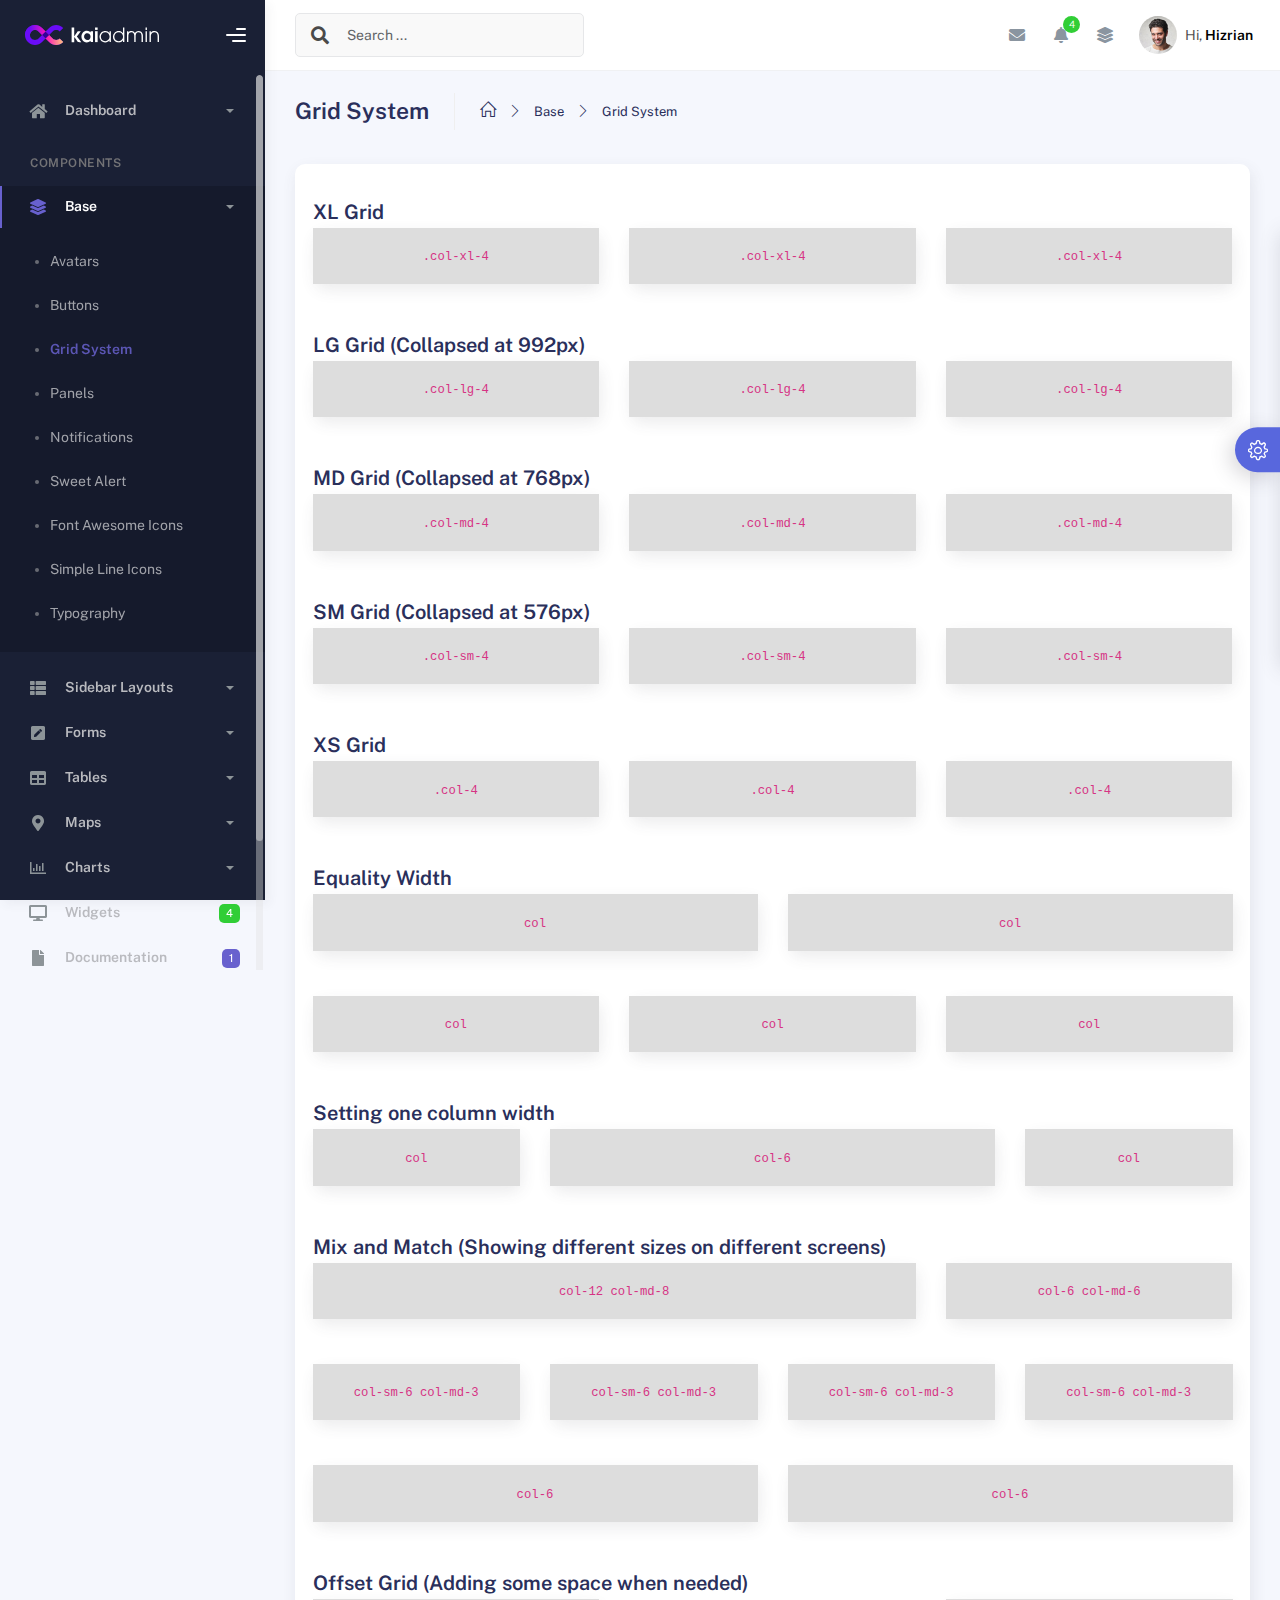
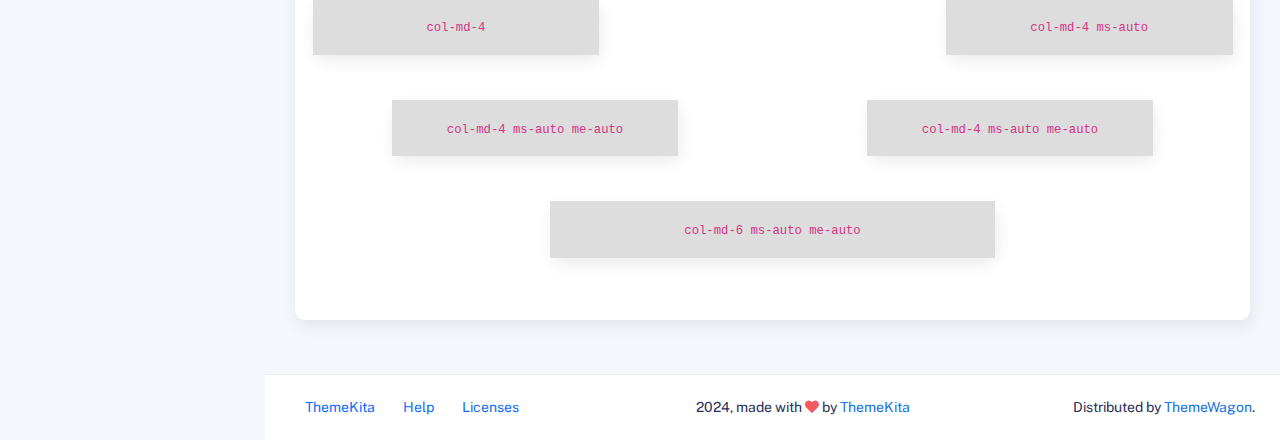
<file: wwwroot/components/gridsystem.html>
<!DOCTYPE html>
<html lang="en">
  <head>
    <meta http-equiv="X-UA-Compatible" content="IE=edge" />
    <title>Grid System - Kaiadmin Bootstrap 5 Admin Dashboard</title>
    <meta
      content="width=device-width, initial-scale=1.0, shrink-to-fit=no"
      name="viewport"
    />
    <link
      rel="icon"
      href="../assets/img/kaiadmin/favicon.ico"
      type="image/x-icon"
    />

    <!-- Fonts and icons -->
    <script src="../assets/js/plugin/webfont/webfont.min.js"></script>
    <script>
      WebFont.load({
        google: { families: ["Public Sans:300,400,500,600,700"] },
        custom: {
          families: [
            "Font Awesome 5 Solid",
            "Font Awesome 5 Regular",
            "Font Awesome 5 Brands",
            "simple-line-icons",
          ],
          urls: ["../assets/css/fonts.min.css"],
        },
        active: function () {
          sessionStorage.fonts = true;
        },
      });
    </script>

    <!-- CSS Files -->
    <link rel="stylesheet" href="../assets/css/bootstrap.min.css" />
    <link rel="stylesheet" href="../assets/css/plugins.min.css" />
    <link rel="stylesheet" href="../assets/css/kaiadmin.min.css" />

    <!-- CSS Just for demo purpose, don't include it in your project -->
    <link rel="stylesheet" href="../assets/css/demo.css" />
  </head>
  <body>
    <div class="wrapper">
      <!-- Sidebar -->
      <div class="sidebar" data-background-color="dark">
        <div class="sidebar-logo">
          <!-- Logo Header -->
          <div class="logo-header" data-background-color="dark">
            <a href="../index.html" class="logo">
              <img
                src="../assets/img/kaiadmin/logo_light.svg"
                alt="navbar brand"
                class="navbar-brand"
                height="20"
              />
            </a>
            <div class="nav-toggle">
              <button class="btn btn-toggle toggle-sidebar">
                <i class="gg-menu-right"></i>
              </button>
              <button class="btn btn-toggle sidenav-toggler">
                <i class="gg-menu-left"></i>
              </button>
            </div>
            <button class="topbar-toggler more">
              <i class="gg-more-vertical-alt"></i>
            </button>
          </div>
          <!-- End Logo Header -->
        </div>
        <div class="sidebar-wrapper scrollbar scrollbar-inner">
          <div class="sidebar-content">
            <ul class="nav nav-secondary">
              <li class="nav-item">
                <a
                  data-bs-toggle="collapse"
                  href="#dashboard"
                  class="collapsed"
                  aria-expanded="false"
                >
                  <i class="fas fa-home"></i>
                  <p>Dashboard</p>
                  <span class="caret"></span>
                </a>
                <div class="collapse" id="dashboard">
                  <ul class="nav nav-collapse">
                    <li>
                      <a href="../../demo1/index.html">
                        <span class="sub-item">Dashboard 1</span>
                      </a>
                    </li>
                  </ul>
                </div>
              </li>
              <li class="nav-section">
                <span class="sidebar-mini-icon">
                  <i class="fa fa-ellipsis-h"></i>
                </span>
                <h4 class="text-section">Components</h4>
              </li>
              <li class="nav-item active submenu">
                <a data-bs-toggle="collapse" href="#base">
                  <i class="fas fa-layer-group"></i>
                  <p>Base</p>
                  <span class="caret"></span>
                </a>
                <div class="collapse show" id="base">
                  <ul class="nav nav-collapse">
                    <li>
                      <a href="../components/avatars.html">
                        <span class="sub-item">Avatars</span>
                      </a>
                    </li>
                    <li>
                      <a href="../components/buttons.html">
                        <span class="sub-item">Buttons</span>
                      </a>
                    </li>
                    <li class="active">
                      <a href="../components/gridsystem.html">
                        <span class="sub-item">Grid System</span>
                      </a>
                    </li>
                    <li>
                      <a href="../components/panels.html">
                        <span class="sub-item">Panels</span>
                      </a>
                    </li>
                    <li>
                      <a href="../components/notifications.html">
                        <span class="sub-item">Notifications</span>
                      </a>
                    </li>
                    <li>
                      <a href="../components/sweetalert.html">
                        <span class="sub-item">Sweet Alert</span>
                      </a>
                    </li>
                    <li>
                      <a href="../components/font-awesome-icons.html">
                        <span class="sub-item">Font Awesome Icons</span>
                      </a>
                    </li>
                    <li>
                      <a href="../components/simple-line-icons.html">
                        <span class="sub-item">Simple Line Icons</span>
                      </a>
                    </li>
                    <li>
                      <a href="../components/typography.html">
                        <span class="sub-item">Typography</span>
                      </a>
                    </li>
                  </ul>
                </div>
              </li>
              <li class="nav-item">
                <a data-bs-toggle="collapse" href="#sidebarLayouts">
                  <i class="fas fa-th-list"></i>
                  <p>Sidebar Layouts</p>
                  <span class="caret"></span>
                </a>
                <div class="collapse" id="sidebarLayouts">
                  <ul class="nav nav-collapse">
                    <li>
                      <a href="../sidebar-style-2.html">
                        <span class="sub-item">Sidebar Style 2</span>
                      </a>
                    </li>
                    <li>
                      <a href="../icon-menu.html">
                        <span class="sub-item">Icon Menu</span>
                      </a>
                    </li>
                  </ul>
                </div>
              </li>
              <li class="nav-item">
                <a data-bs-toggle="collapse" href="#forms">
                  <i class="fas fa-pen-square"></i>
                  <p>Forms</p>
                  <span class="caret"></span>
                </a>
                <div class="collapse" id="forms">
                  <ul class="nav nav-collapse">
                    <li>
                      <a href="../forms/forms.html">
                        <span class="sub-item">Basic Form</span>
                      </a>
                    </li>
                  </ul>
                </div>
              </li>
              <li class="nav-item">
                <a data-bs-toggle="collapse" href="#tables">
                  <i class="fas fa-table"></i>
                  <p>Tables</p>
                  <span class="caret"></span>
                </a>
                <div class="collapse" id="tables">
                  <ul class="nav nav-collapse">
                    <li>
                      <a href="../tables/tables.html">
                        <span class="sub-item">Basic Table</span>
                      </a>
                    </li>
                    <li>
                      <a href="../tables/datatables.html">
                        <span class="sub-item">Datatables</span>
                      </a>
                    </li>
                  </ul>
                </div>
              </li>
              <li class="nav-item">
                <a data-bs-toggle="collapse" href="#maps">
                  <i class="fas fa-map-marker-alt"></i>
                  <p>Maps</p>
                  <span class="caret"></span>
                </a>
                <div class="collapse" id="maps">
                  <ul class="nav nav-collapse">
                    <li>
                      <a href="../maps/googlemaps.html">
                        <span class="sub-item">Google Maps</span>
                      </a>
                    </li>
                    <li>
                      <a href="../maps/jsvectormap.html">
                        <span class="sub-item">Jsvectormap</span>
                      </a>
                    </li>
                  </ul>
                </div>
              </li>
              <li class="nav-item">
                <a data-bs-toggle="collapse" href="#charts">
                  <i class="far fa-chart-bar"></i>
                  <p>Charts</p>
                  <span class="caret"></span>
                </a>
                <div class="collapse" id="charts">
                  <ul class="nav nav-collapse">
                    <li>
                      <a href="../charts/charts.html">
                        <span class="sub-item">Chart Js</span>
                      </a>
                    </li>
                    <li>
                      <a href="../charts/sparkline.html">
                        <span class="sub-item">Sparkline</span>
                      </a>
                    </li>
                  </ul>
                </div>
              </li>
              <li class="nav-item">
                <a href="../widgets.html">
                  <i class="fas fa-desktop"></i>
                  <p>Widgets</p>
                  <span class="badge badge-success">4</span>
                </a>
              </li>
              <li class="nav-item">
                <a href="../../../documentation/index.html">
                  <i class="fas fa-file"></i>
                  <p>Documentation</p>
                  <span class="badge badge-secondary">1</span>
                </a>
              </li>
              <li class="nav-item">
                <a data-bs-toggle="collapse" href="#submenu">
                  <i class="fas fa-bars"></i>
                  <p>Menu Levels</p>
                  <span class="caret"></span>
                </a>
                <div class="collapse" id="submenu">
                  <ul class="nav nav-collapse">
                    <li>
                      <a data-bs-toggle="collapse" href="#subnav1">
                        <span class="sub-item">Level 1</span>
                        <span class="caret"></span>
                      </a>
                      <div class="collapse" id="subnav1">
                        <ul class="nav nav-collapse subnav">
                          <li>
                            <a href="#">
                              <span class="sub-item">Level 2</span>
                            </a>
                          </li>
                          <li>
                            <a href="#">
                              <span class="sub-item">Level 2</span>
                            </a>
                          </li>
                        </ul>
                      </div>
                    </li>
                    <li>
                      <a data-bs-toggle="collapse" href="#subnav2">
                        <span class="sub-item">Level 1</span>
                        <span class="caret"></span>
                      </a>
                      <div class="collapse" id="subnav2">
                        <ul class="nav nav-collapse subnav">
                          <li>
                            <a href="#">
                              <span class="sub-item">Level 2</span>
                            </a>
                          </li>
                        </ul>
                      </div>
                    </li>
                    <li>
                      <a href="#">
                        <span class="sub-item">Level 1</span>
                      </a>
                    </li>
                  </ul>
                </div>
              </li>
            </ul>
          </div>
        </div>
      </div>
      <!-- End Sidebar -->

      <div class="main-panel">
        <div class="main-header">
          <div class="main-header-logo">
            <!-- Logo Header -->
            <div class="logo-header" data-background-color="dark">
              <a href="../index.html" class="logo">
                <img
                  src="../assets/img/kaiadmin/logo_light.svg"
                  alt="navbar brand"
                  class="navbar-brand"
                  height="20"
                />
              </a>
              <div class="nav-toggle">
                <button class="btn btn-toggle toggle-sidebar">
                  <i class="gg-menu-right"></i>
                </button>
                <button class="btn btn-toggle sidenav-toggler">
                  <i class="gg-menu-left"></i>
                </button>
              </div>
              <button class="topbar-toggler more">
                <i class="gg-more-vertical-alt"></i>
              </button>
            </div>
            <!-- End Logo Header -->
          </div>
          <!-- Navbar Header -->
          <nav
            class="navbar navbar-header navbar-header-transparent navbar-expand-lg border-bottom"
          >
            <div class="container-fluid">
              <nav
                class="navbar navbar-header-left navbar-expand-lg navbar-form nav-search p-0 d-none d-lg-flex"
              >
                <div class="input-group">
                  <div class="input-group-prepend">
                    <button type="submit" class="btn btn-search pe-1">
                      <i class="fa fa-search search-icon"></i>
                    </button>
                  </div>
                  <input
                    type="text"
                    placeholder="Search ..."
                    class="form-control"
                  />
                </div>
              </nav>

              <ul class="navbar-nav topbar-nav ms-md-auto align-items-center">
                <li
                  class="nav-item topbar-icon dropdown hidden-caret d-flex d-lg-none"
                >
                  <a
                    class="nav-link dropdown-toggle"
                    data-bs-toggle="dropdown"
                    href="#"
                    role="button"
                    aria-expanded="false"
                    aria-haspopup="true"
                  >
                    <i class="fa fa-search"></i>
                  </a>
                  <ul class="dropdown-menu dropdown-search animated fadeIn">
                    <form class="navbar-left navbar-form nav-search">
                      <div class="input-group">
                        <input
                          type="text"
                          placeholder="Search ..."
                          class="form-control"
                        />
                      </div>
                    </form>
                  </ul>
                </li>
                <li class="nav-item topbar-icon dropdown hidden-caret">
                  <a
                    class="nav-link dropdown-toggle"
                    href="#"
                    id="messageDropdown"
                    role="button"
                    data-bs-toggle="dropdown"
                    aria-haspopup="true"
                    aria-expanded="false"
                  >
                    <i class="fa fa-envelope"></i>
                  </a>
                  <ul
                    class="dropdown-menu messages-notif-box animated fadeIn"
                    aria-labelledby="messageDropdown"
                  >
                    <li>
                      <div
                        class="dropdown-title d-flex justify-content-between align-items-center"
                      >
                        Messages
                        <a href="#" class="small">Mark all as read</a>
                      </div>
                    </li>
                    <li>
                      <div class="message-notif-scroll scrollbar-outer">
                        <div class="notif-center">
                          <a href="#">
                            <div class="notif-img">
                              <img
                                src="../assets/img/jm_denis.jpg"
                                alt="Img Profile"
                              />
                            </div>
                            <div class="notif-content">
                              <span class="subject">Jimmy Denis</span>
                              <span class="block"> How are you ? </span>
                              <span class="time">5 minutes ago</span>
                            </div>
                          </a>
                          <a href="#">
                            <div class="notif-img">
                              <img
                                src="../assets/img/chadengle.jpg"
                                alt="Img Profile"
                              />
                            </div>
                            <div class="notif-content">
                              <span class="subject">Chad</span>
                              <span class="block"> Ok, Thanks ! </span>
                              <span class="time">12 minutes ago</span>
                            </div>
                          </a>
                          <a href="#">
                            <div class="notif-img">
                              <img
                                src="../assets/img/mlane.jpg"
                                alt="Img Profile"
                              />
                            </div>
                            <div class="notif-content">
                              <span class="subject">Jhon Doe</span>
                              <span class="block">
                                Ready for the meeting today...
                              </span>
                              <span class="time">12 minutes ago</span>
                            </div>
                          </a>
                          <a href="#">
                            <div class="notif-img">
                              <img
                                src="../assets/img/talha.jpg"
                                alt="Img Profile"
                              />
                            </div>
                            <div class="notif-content">
                              <span class="subject">Talha</span>
                              <span class="block"> Hi, Apa Kabar ? </span>
                              <span class="time">17 minutes ago</span>
                            </div>
                          </a>
                        </div>
                      </div>
                    </li>
                    <li>
                      <a class="see-all" href="javascript:void(0);"
                        >See all messages<i class="fa fa-angle-right"></i>
                      </a>
                    </li>
                  </ul>
                </li>
                <li class="nav-item topbar-icon dropdown hidden-caret">
                  <a
                    class="nav-link dropdown-toggle"
                    href="#"
                    id="notifDropdown"
                    role="button"
                    data-bs-toggle="dropdown"
                    aria-haspopup="true"
                    aria-expanded="false"
                  >
                    <i class="fa fa-bell"></i>
                    <span class="notification">4</span>
                  </a>
                  <ul
                    class="dropdown-menu notif-box animated fadeIn"
                    aria-labelledby="notifDropdown"
                  >
                    <li>
                      <div class="dropdown-title">
                        You have 4 new notification
                      </div>
                    </li>
                    <li>
                      <div class="notif-scroll scrollbar-outer">
                        <div class="notif-center">
                          <a href="#">
                            <div class="notif-icon notif-primary">
                              <i class="fa fa-user-plus"></i>
                            </div>
                            <div class="notif-content">
                              <span class="block"> New user registered </span>
                              <span class="time">5 minutes ago</span>
                            </div>
                          </a>
                          <a href="#">
                            <div class="notif-icon notif-success">
                              <i class="fa fa-comment"></i>
                            </div>
                            <div class="notif-content">
                              <span class="block">
                                Rahmad commented on Admin
                              </span>
                              <span class="time">12 minutes ago</span>
                            </div>
                          </a>
                          <a href="#">
                            <div class="notif-img">
                              <img
                                src="../assets/img/profile2.jpg"
                                alt="Img Profile"
                              />
                            </div>
                            <div class="notif-content">
                              <span class="block">
                                Reza send messages to you
                              </span>
                              <span class="time">12 minutes ago</span>
                            </div>
                          </a>
                          <a href="#">
                            <div class="notif-icon notif-danger">
                              <i class="fa fa-heart"></i>
                            </div>
                            <div class="notif-content">
                              <span class="block"> Farrah liked Admin </span>
                              <span class="time">17 minutes ago</span>
                            </div>
                          </a>
                        </div>
                      </div>
                    </li>
                    <li>
                      <a class="see-all" href="javascript:void(0);"
                        >See all notifications<i class="fa fa-angle-right"></i>
                      </a>
                    </li>
                  </ul>
                </li>
                <li class="nav-item topbar-icon dropdown hidden-caret">
                  <a
                    class="nav-link"
                    data-bs-toggle="dropdown"
                    href="#"
                    aria-expanded="false"
                  >
                    <i class="fas fa-layer-group"></i>
                  </a>
                  <div class="dropdown-menu quick-actions animated fadeIn">
                    <div class="quick-actions-header">
                      <span class="title mb-1">Quick Actions</span>
                      <span class="subtitle op-7">Shortcuts</span>
                    </div>
                    <div class="quick-actions-scroll scrollbar-outer">
                      <div class="quick-actions-items">
                        <div class="row m-0">
                          <a class="col-6 col-md-4 p-0" href="#">
                            <div class="quick-actions-item">
                              <div class="avatar-item bg-danger rounded-circle">
                                <i class="far fa-calendar-alt"></i>
                              </div>
                              <span class="text">Calendar</span>
                            </div>
                          </a>
                          <a class="col-6 col-md-4 p-0" href="#">
                            <div class="quick-actions-item">
                              <div
                                class="avatar-item bg-warning rounded-circle"
                              >
                                <i class="fas fa-map"></i>
                              </div>
                              <span class="text">Maps</span>
                            </div>
                          </a>
                          <a class="col-6 col-md-4 p-0" href="#">
                            <div class="quick-actions-item">
                              <div class="avatar-item bg-info rounded-circle">
                                <i class="fas fa-file-excel"></i>
                              </div>
                              <span class="text">Reports</span>
                            </div>
                          </a>
                          <a class="col-6 col-md-4 p-0" href="#">
                            <div class="quick-actions-item">
                              <div
                                class="avatar-item bg-success rounded-circle"
                              >
                                <i class="fas fa-envelope"></i>
                              </div>
                              <span class="text">Emails</span>
                            </div>
                          </a>
                          <a class="col-6 col-md-4 p-0" href="#">
                            <div class="quick-actions-item">
                              <div
                                class="avatar-item bg-primary rounded-circle"
                              >
                                <i class="fas fa-file-invoice-dollar"></i>
                              </div>
                              <span class="text">Invoice</span>
                            </div>
                          </a>
                          <a class="col-6 col-md-4 p-0" href="#">
                            <div class="quick-actions-item">
                              <div
                                class="avatar-item bg-secondary rounded-circle"
                              >
                                <i class="fas fa-credit-card"></i>
                              </div>
                              <span class="text">Payments</span>
                            </div>
                          </a>
                        </div>
                      </div>
                    </div>
                  </div>
                </li>

                <li class="nav-item topbar-user dropdown hidden-caret">
                  <a
                    class="dropdown-toggle profile-pic"
                    data-bs-toggle="dropdown"
                    href="#"
                    aria-expanded="false"
                  >
                    <div class="avatar-sm">
                      <img
                        src="../assets/img/profile.jpg"
                        alt="..."
                        class="avatar-img rounded-circle"
                      />
                    </div>
                    <span class="profile-username">
                      <span class="op-7">Hi,</span>
                      <span class="fw-bold">Hizrian</span>
                    </span>
                  </a>
                  <ul class="dropdown-menu dropdown-user animated fadeIn">
                    <div class="dropdown-user-scroll scrollbar-outer">
                      <li>
                        <div class="user-box">
                          <div class="avatar-lg">
                            <img
                              src="../assets/img/profile.jpg"
                              alt="image profile"
                              class="avatar-img rounded"
                            />
                          </div>
                          <div class="u-text">
                            <h4>Hizrian</h4>
                            <p class="text-muted">hello@example.com</p>
                            <a
                              href="profile.html"
                              class="btn btn-xs btn-secondary btn-sm"
                              >View Profile</a
                            >
                          </div>
                        </div>
                      </li>
                      <li>
                        <div class="dropdown-divider"></div>
                        <a class="dropdown-item" href="#">My Profile</a>
                        <a class="dropdown-item" href="#">My Balance</a>
                        <a class="dropdown-item" href="#">Inbox</a>
                        <div class="dropdown-divider"></div>
                        <a class="dropdown-item" href="#">Account Setting</a>
                        <div class="dropdown-divider"></div>
                        <a class="dropdown-item" href="#">Logout</a>
                      </li>
                    </div>
                  </ul>
                </li>
              </ul>
            </div>
          </nav>
          <!-- End Navbar -->
        </div>

        <div class="container">
          <div class="page-inner">
            <div class="page-header">
              <h3 class="fw-bold mb-3">Grid System</h3>
              <ul class="breadcrumbs mb-3">
                <li class="nav-home">
                  <a href="#">
                    <i class="icon-home"></i>
                  </a>
                </li>
                <li class="separator">
                  <i class="icon-arrow-right"></i>
                </li>
                <li class="nav-item">
                  <a href="#">Base</a>
                </li>
                <li class="separator">
                  <i class="icon-arrow-right"></i>
                </li>
                <li class="nav-item">
                  <a href="#">Grid System</a>
                </li>
              </ul>
            </div>
            <div class="card">
              <div class="card-body">
                <h4 class="card-title mt-3">XL Grid</h4>
                <div class="row row-demo-grid">
                  <div class="col-xl-4">
                    <div class="card">
                      <div class="card-body"><code>.col-xl-4</code></div>
                    </div>
                  </div>
                  <div class="col-xl-4">
                    <div class="card">
                      <div class="card-body"><code>.col-xl-4</code></div>
                    </div>
                  </div>
                  <div class="col-xl-4">
                    <div class="card">
                      <div class="card-body"><code>.col-xl-4</code></div>
                    </div>
                  </div>
                </div>

                <h4 class="card-title">LG Grid (Collapsed at 992px)</h4>
                <div class="row row-demo-grid">
                  <div class="col-lg-4">
                    <div class="card">
                      <div class="card-body"><code>.col-lg-4</code></div>
                    </div>
                  </div>
                  <div class="col-lg-4">
                    <div class="card">
                      <div class="card-body"><code>.col-lg-4</code></div>
                    </div>
                  </div>
                  <div class="col-lg-4">
                    <div class="card">
                      <div class="card-body"><code>.col-lg-4</code></div>
                    </div>
                  </div>
                </div>

                <h4 class="card-title">MD Grid (Collapsed at 768px)</h4>
                <div class="row row-demo-grid">
                  <div class="col-md-4">
                    <div class="card">
                      <div class="card-body"><code>.col-md-4</code></div>
                    </div>
                  </div>
                  <div class="col-md-4">
                    <div class="card">
                      <div class="card-body"><code>.col-md-4</code></div>
                    </div>
                  </div>
                  <div class="col-md-4">
                    <div class="card">
                      <div class="card-body"><code>.col-md-4</code></div>
                    </div>
                  </div>
                </div>

                <h4 class="card-title">SM Grid (Collapsed at 576px)</h4>
                <div class="row row-demo-grid">
                  <div class="col-sm-4">
                    <div class="card">
                      <div class="card-body"><code>.col-sm-4</code></div>
                    </div>
                  </div>
                  <div class="col-sm-4">
                    <div class="card">
                      <div class="card-body"><code>.col-sm-4</code></div>
                    </div>
                  </div>
                  <div class="col-sm-4">
                    <div class="card">
                      <div class="card-body"><code>.col-sm-4</code></div>
                    </div>
                  </div>
                </div>

                <h4 class="card-title">XS Grid</h4>
                <div class="row row-demo-grid">
                  <div class="col-4">
                    <div class="card">
                      <div class="card-body"><code>.col-4</code></div>
                    </div>
                  </div>
                  <div class="col-4">
                    <div class="card">
                      <div class="card-body"><code>.col-4</code></div>
                    </div>
                  </div>
                  <div class="col-4">
                    <div class="card">
                      <div class="card-body"><code>.col-4</code></div>
                    </div>
                  </div>
                </div>

                <h4 class="card-title">Equality Width</h4>
                <div class="row row-demo-grid">
                  <div class="col">
                    <div class="card">
                      <div class="card-body"><code>col</code></div>
                    </div>
                  </div>
                  <div class="col">
                    <div class="card">
                      <div class="card-body"><code>col</code></div>
                    </div>
                  </div>
                </div>
                <div class="row row-demo-grid">
                  <div class="col">
                    <div class="card">
                      <div class="card-body"><code>col</code></div>
                    </div>
                  </div>
                  <div class="col">
                    <div class="card">
                      <div class="card-body"><code>col</code></div>
                    </div>
                  </div>
                  <div class="col">
                    <div class="card">
                      <div class="card-body"><code>col</code></div>
                    </div>
                  </div>
                </div>

                <h4 class="card-title">Setting one column width</h4>
                <div class="row row-demo-grid">
                  <div class="col">
                    <div class="card">
                      <div class="card-body"><code>col</code></div>
                    </div>
                  </div>
                  <div class="col-6">
                    <div class="card">
                      <div class="card-body"><code>col-6</code></div>
                    </div>
                  </div>
                  <div class="col">
                    <div class="card">
                      <div class="card-body"><code>col</code></div>
                    </div>
                  </div>
                </div>

                <h4 class="card-title">
                  Mix and Match (Showing different sizes on different screens)
                </h4>
                <!-- Stack the columns on mobile by making one full-width and the other half-width -->
                <div class="row row-demo-grid">
                  <div class="col-12 col-md-8">
                    <div class="card">
                      <div class="card-body"><code>col-12 col-md-8</code></div>
                    </div>
                  </div>
                  <div class="col-6 col-md-4">
                    <div class="card">
                      <div class="card-body"><code>col-6 col-md-6</code></div>
                    </div>
                  </div>
                </div>

                <!-- Columns start at 50% wide on mobile and bump up to 33.3% wide on desktop -->
                <div class="row row-demo-grid">
                  <div class="col-sm-6 col-md-3">
                    <div class="card">
                      <div class="card-body">
                        <code>col-sm-6 col-md-3</code>
                      </div>
                    </div>
                  </div>
                  <div class="col-sm-6 col-md-3">
                    <div class="card">
                      <div class="card-body">
                        <code>col-sm-6 col-md-3</code>
                      </div>
                    </div>
                  </div>
                  <div class="col-sm-6 col-md-3">
                    <div class="card">
                      <div class="card-body">
                        <code>col-sm-6 col-md-3</code>
                      </div>
                    </div>
                  </div>
                  <div class="col-sm-6 col-md-3">
                    <div class="card">
                      <div class="card-body">
                        <code>col-sm-6 col-md-3</code>
                      </div>
                    </div>
                  </div>
                </div>

                <!-- Columns are always 50% wide, on mobile and desktop -->
                <div class="row row-demo-grid">
                  <div class="col-6">
                    <div class="card">
                      <div class="card-body"><code>col-6</code></div>
                    </div>
                  </div>
                  <div class="col-6">
                    <div class="card">
                      <div class="card-body"><code>col-6</code></div>
                    </div>
                  </div>
                </div>

                <h4 class="card-title">
                  Offset Grid (Adding some space when needed)
                </h4>
                <div class="row row-demo-grid">
                  <div class="col-md-4">
                    <div class="card">
                      <div class="card-body text-center">
                        <code>col-md-4</code>
                      </div>
                    </div>
                  </div>
                  <div class="col-md-4 ms-auto">
                    <div class="card">
                      <div class="card-body text-center">
                        <code>col-md-4 ms-auto</code>
                      </div>
                    </div>
                  </div>
                </div>

                <div class="row row-demo-grid">
                  <div class="col-md-4 ms-auto me-auto">
                    <div class="card">
                      <div class="card-body text-center">
                        <code>col-md-4 ms-auto me-auto</code>
                      </div>
                    </div>
                  </div>
                  <div class="col-md-4 ms-auto me-auto">
                    <div class="card">
                      <div class="card-body text-center">
                        <code>col-md-4 ms-auto me-auto</code>
                      </div>
                    </div>
                  </div>
                </div>

                <div class="row row-demo-grid">
                  <div class="col-md-6 ms-auto me-auto">
                    <div class="card">
                      <div class="card-body text-center">
                        <code>col-md-6 ms-auto me-auto</code>
                      </div>
                    </div>
                  </div>
                </div>
              </div>
            </div>
          </div>

        <footer class="footer">
          <div class="container-fluid d-flex justify-content-between">
            <nav class="pull-left">
              <ul class="nav">
                <li class="nav-item">
                  <a class="nav-link" href="http://www.themekita.com">
                    ThemeKita
                  </a>
                </li>
                <li class="nav-item">
                  <a class="nav-link" href="#"> Help </a>
                </li>
                <li class="nav-item">
                  <a class="nav-link" href="#"> Licenses </a>
                </li>
              </ul>
            </nav>
            <div class="copyright">
              2024, made with <i class="fa fa-heart heart text-danger"></i> by
              <a href="http://www.themekita.com">ThemeKita</a>
            </div>
            <div>
              Distributed by
              <a target="_blank" href="https://themewagon.com/">ThemeWagon</a>.
            </div>
          </div>
        </footer>
      </div>

      <!-- Custom template | don't include it in your project! -->
      <div class="custom-template">
        <div class="title">Settings</div>
        <div class="custom-content">
          <div class="switcher">
            <div class="switch-block">
              <h4>Logo Header</h4>
              <div class="btnSwitch">
                <button
                  type="button"
                  class="selected changeLogoHeaderColor"
                  data-color="dark"
                ></button>
                <button
                  type="button"
                  class="selected changeLogoHeaderColor"
                  data-color="blue"
                ></button>
                <button
                  type="button"
                  class="changeLogoHeaderColor"
                  data-color="purple"
                ></button>
                <button
                  type="button"
                  class="changeLogoHeaderColor"
                  data-color="light-blue"
                ></button>
                <button
                  type="button"
                  class="changeLogoHeaderColor"
                  data-color="green"
                ></button>
                <button
                  type="button"
                  class="changeLogoHeaderColor"
                  data-color="orange"
                ></button>
                <button
                  type="button"
                  class="changeLogoHeaderColor"
                  data-color="red"
                ></button>
                <button
                  type="button"
                  class="changeLogoHeaderColor"
                  data-color="white"
                ></button>
                <br />
                <button
                  type="button"
                  class="changeLogoHeaderColor"
                  data-color="dark2"
                ></button>
                <button
                  type="button"
                  class="changeLogoHeaderColor"
                  data-color="blue2"
                ></button>
                <button
                  type="button"
                  class="changeLogoHeaderColor"
                  data-color="purple2"
                ></button>
                <button
                  type="button"
                  class="changeLogoHeaderColor"
                  data-color="light-blue2"
                ></button>
                <button
                  type="button"
                  class="changeLogoHeaderColor"
                  data-color="green2"
                ></button>
                <button
                  type="button"
                  class="changeLogoHeaderColor"
                  data-color="orange2"
                ></button>
                <button
                  type="button"
                  class="changeLogoHeaderColor"
                  data-color="red2"
                ></button>
              </div>
            </div>
            <div class="switch-block">
              <h4>Navbar Header</h4>
              <div class="btnSwitch">
                <button
                  type="button"
                  class="changeTopBarColor"
                  data-color="dark"
                ></button>
                <button
                  type="button"
                  class="changeTopBarColor"
                  data-color="blue"
                ></button>
                <button
                  type="button"
                  class="changeTopBarColor"
                  data-color="purple"
                ></button>
                <button
                  type="button"
                  class="changeTopBarColor"
                  data-color="light-blue"
                ></button>
                <button
                  type="button"
                  class="changeTopBarColor"
                  data-color="green"
                ></button>
                <button
                  type="button"
                  class="changeTopBarColor"
                  data-color="orange"
                ></button>
                <button
                  type="button"
                  class="changeTopBarColor"
                  data-color="red"
                ></button>
                <button
                  type="button"
                  class="changeTopBarColor"
                  data-color="white"
                ></button>
                <br />
                <button
                  type="button"
                  class="changeTopBarColor"
                  data-color="dark2"
                ></button>
                <button
                  type="button"
                  class="selected changeTopBarColor"
                  data-color="blue2"
                ></button>
                <button
                  type="button"
                  class="changeTopBarColor"
                  data-color="purple2"
                ></button>
                <button
                  type="button"
                  class="changeTopBarColor"
                  data-color="light-blue2"
                ></button>
                <button
                  type="button"
                  class="changeTopBarColor"
                  data-color="green2"
                ></button>
                <button
                  type="button"
                  class="changeTopBarColor"
                  data-color="orange2"
                ></button>
                <button
                  type="button"
                  class="changeTopBarColor"
                  data-color="red2"
                ></button>
              </div>
            </div>
            <div class="switch-block">
              <h4>Sidebar</h4>
              <div class="btnSwitch">
                <button
                  type="button"
                  class="selected changeSideBarColor"
                  data-color="white"
                ></button>
                <button
                  type="button"
                  class="changeSideBarColor"
                  data-color="dark"
                ></button>
                <button
                  type="button"
                  class="changeSideBarColor"
                  data-color="dark2"
                ></button>
              </div>
            </div>
          </div>
        </div>
        <div class="custom-toggle">
          <i class="icon-settings"></i>
        </div>
      </div>
      <!-- End Custom template -->
    </div>
    <!--   Core JS Files   -->
    <script src="../assets/js/core/jquery-3.7.1.min.js"></script>
    <script src="../assets/js/core/popper.min.js"></script>
    <script src="../assets/js/core/bootstrap.min.js"></script>

    <!-- jQuery Scrollbar -->
    <script src="../assets/js/plugin/jquery-scrollbar/jquery.scrollbar.min.js"></script>
    <!-- Moment JS -->
    <script src="../assets/js/plugin/moment/moment.min.js"></script>

    <!-- Chart JS -->
    <script src="../assets/js/plugin/chart.js/chart.min.js"></script>

    <!-- jQuery Sparkline -->
    <script src="../assets/js/plugin/jquery.sparkline/jquery.sparkline.min.js"></script>

    <!-- Chart Circle -->
    <script src="../assets/js/plugin/chart-circle/circles.min.js"></script>

    <!-- Datatables -->
    <script src="../assets/js/plugin/datatables/datatables.min.js"></script>

    <!-- Bootstrap Notify -->
    <script src="../assets/js/plugin/bootstrap-notify/bootstrap-notify.min.js"></script>

    <!-- jQuery Vector Maps -->
    <script src="../assets/js/plugin/jsvectormap/jsvectormap.min.js"></script>
    <script src="../assets/js/plugin/jsvectormap/world.js"></script>

    <!-- Sweet Alert -->
    <script src="../assets/js/plugin/sweetalert/sweetalert.min.js"></script>

    <!-- Kaiadmin JS -->
    <script src="../assets/js/kaiadmin.min.js"></script>

    <!-- Kaiadmin DEMO methods, don't include it in your project! -->
    <script src="../assets/js/setting-demo2.js"></script>
  </body>
</html>
</file>
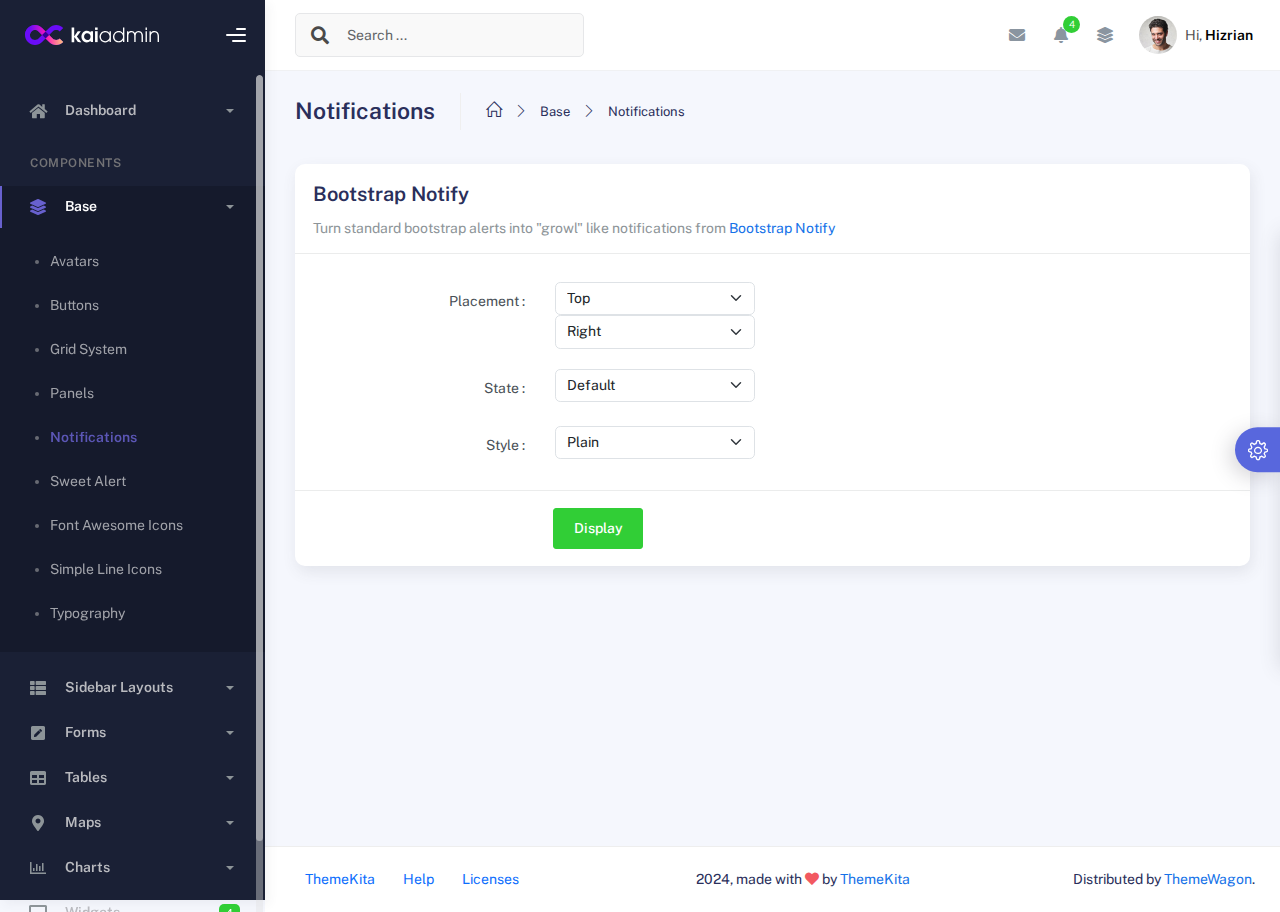
<file: wwwroot/components/notifications.html>
<!DOCTYPE html>
<html lang="en">
  <head>
    <meta http-equiv="X-UA-Compatible" content="IE=edge" />
    <title>Notifications - Kaiadmin Bootstrap 5 Admin Dashboard</title>
    <meta
      content="width=device-width, initial-scale=1.0, shrink-to-fit=no"
      name="viewport"
    />
    <link
      rel="icon"
      href="../assets/img/kaiadmin/favicon.ico"
      type="image/x-icon"
    />

    <!-- Fonts and icons -->
    <script src="../assets/js/plugin/webfont/webfont.min.js"></script>
    <script>
      WebFont.load({
        google: { families: ["Public Sans:300,400,500,600,700"] },
        custom: {
          families: [
            "Font Awesome 5 Solid",
            "Font Awesome 5 Regular",
            "Font Awesome 5 Brands",
            "simple-line-icons",
          ],
          urls: ["../assets/css/fonts.min.css"],
        },
        active: function () {
          sessionStorage.fonts = true;
        },
      });
    </script>

    <!-- CSS Files -->
    <link rel="stylesheet" href="../assets/css/bootstrap.min.css" />
    <link rel="stylesheet" href="../assets/css/plugins.min.css" />
    <link rel="stylesheet" href="../assets/css/kaiadmin.min.css" />

    <!-- CSS Just for demo purpose, don't include it in your project -->
    <link rel="stylesheet" href="../assets/css/demo.css" />
  </head>
  <body>
    <div class="wrapper">
      <!-- Sidebar -->
      <div class="sidebar" data-background-color="dark">
        <div class="sidebar-logo">
          <!-- Logo Header -->
          <div class="logo-header" data-background-color="dark">
            <a href="../index.html" class="logo">
              <img
                src="../assets/img/kaiadmin/logo_light.svg"
                alt="navbar brand"
                class="navbar-brand"
                height="20"
              />
            </a>
            <div class="nav-toggle">
              <button class="btn btn-toggle toggle-sidebar">
                <i class="gg-menu-right"></i>
              </button>
              <button class="btn btn-toggle sidenav-toggler">
                <i class="gg-menu-left"></i>
              </button>
            </div>
            <button class="topbar-toggler more">
              <i class="gg-more-vertical-alt"></i>
            </button>
          </div>
          <!-- End Logo Header -->
        </div>
        <div class="sidebar-wrapper scrollbar scrollbar-inner">
          <div class="sidebar-content">
            <ul class="nav nav-secondary">
              <li class="nav-item">
                <a
                  data-bs-toggle="collapse"
                  href="#dashboard"
                  class="collapsed"
                  aria-expanded="false"
                >
                  <i class="fas fa-home"></i>
                  <p>Dashboard</p>
                  <span class="caret"></span>
                </a>
                <div class="collapse" id="dashboard">
                  <ul class="nav nav-collapse">
                    <li>
                      <a href="../../demo1/index.html">
                        <span class="sub-item">Dashboard 1</span>
                      </a>
                    </li>
                  </ul>
                </div>
              </li>
              <li class="nav-section">
                <span class="sidebar-mini-icon">
                  <i class="fa fa-ellipsis-h"></i>
                </span>
                <h4 class="text-section">Components</h4>
              </li>
              <li class="nav-item active submenu">
                <a data-bs-toggle="collapse" href="#base">
                  <i class="fas fa-layer-group"></i>
                  <p>Base</p>
                  <span class="caret"></span>
                </a>
                <div class="collapse show" id="base">
                  <ul class="nav nav-collapse">
                    <li>
                      <a href="../components/avatars.html">
                        <span class="sub-item">Avatars</span>
                      </a>
                    </li>
                    <li>
                      <a href="../components/buttons.html">
                        <span class="sub-item">Buttons</span>
                      </a>
                    </li>
                    <li>
                      <a href="../components/gridsystem.html">
                        <span class="sub-item">Grid System</span>
                      </a>
                    </li>
                    <li>
                      <a href="../components/panels.html">
                        <span class="sub-item">Panels</span>
                      </a>
                    </li>
                    <li class="active">
                      <a href="../components/notifications.html">
                        <span class="sub-item">Notifications</span>
                      </a>
                    </li>
                    <li>
                      <a href="../components/sweetalert.html">
                        <span class="sub-item">Sweet Alert</span>
                      </a>
                    </li>
                    <li>
                      <a href="../components/font-awesome-icons.html">
                        <span class="sub-item">Font Awesome Icons</span>
                      </a>
                    </li>
                    <li>
                      <a href="../components/simple-line-icons.html">
                        <span class="sub-item">Simple Line Icons</span>
                      </a>
                    </li>
                    <li>
                      <a href="../components/typography.html">
                        <span class="sub-item">Typography</span>
                      </a>
                    </li>
                  </ul>
                </div>
              </li>
              <li class="nav-item">
                <a data-bs-toggle="collapse" href="#sidebarLayouts">
                  <i class="fas fa-th-list"></i>
                  <p>Sidebar Layouts</p>
                  <span class="caret"></span>
                </a>
                <div class="collapse" id="sidebarLayouts">
                  <ul class="nav nav-collapse">
                    <li>
                      <a href="../sidebar-style-2.html">
                        <span class="sub-item">Sidebar Style 2</span>
                      </a>
                    </li>
                    <li>
                      <a href="../icon-menu.html">
                        <span class="sub-item">Icon Menu</span>
                      </a>
                    </li>
                  </ul>
                </div>
              </li>
              <li class="nav-item">
                <a data-bs-toggle="collapse" href="#forms">
                  <i class="fas fa-pen-square"></i>
                  <p>Forms</p>
                  <span class="caret"></span>
                </a>
                <div class="collapse" id="forms">
                  <ul class="nav nav-collapse">
                    <li>
                      <a href="../forms/forms.html">
                        <span class="sub-item">Basic Form</span>
                      </a>
                    </li>
                  </ul>
                </div>
              </li>
              <li class="nav-item">
                <a data-bs-toggle="collapse" href="#tables">
                  <i class="fas fa-table"></i>
                  <p>Tables</p>
                  <span class="caret"></span>
                </a>
                <div class="collapse" id="tables">
                  <ul class="nav nav-collapse">
                    <li>
                      <a href="../tables/tables.html">
                        <span class="sub-item">Basic Table</span>
                      </a>
                    </li>
                    <li>
                      <a href="../tables/datatables.html">
                        <span class="sub-item">Datatables</span>
                      </a>
                    </li>
                  </ul>
                </div>
              </li>
              <li class="nav-item">
                <a data-bs-toggle="collapse" href="#maps">
                  <i class="fas fa-map-marker-alt"></i>
                  <p>Maps</p>
                  <span class="caret"></span>
                </a>
                <div class="collapse" id="maps">
                  <ul class="nav nav-collapse">
                    <li>
                      <a href="../maps/googlemaps.html">
                        <span class="sub-item">Google Maps</span>
                      </a>
                    </li>
                    <li>
                      <a href="../maps/jsvectormap.html">
                        <span class="sub-item">Jsvectormap</span>
                      </a>
                    </li>
                  </ul>
                </div>
              </li>
              <li class="nav-item">
                <a data-bs-toggle="collapse" href="#charts">
                  <i class="far fa-chart-bar"></i>
                  <p>Charts</p>
                  <span class="caret"></span>
                </a>
                <div class="collapse" id="charts">
                  <ul class="nav nav-collapse">
                    <li>
                      <a href="../charts/charts.html">
                        <span class="sub-item">Chart Js</span>
                      </a>
                    </li>
                    <li>
                      <a href="../charts/sparkline.html">
                        <span class="sub-item">Sparkline</span>
                      </a>
                    </li>
                  </ul>
                </div>
              </li>
              <li class="nav-item">
                <a href="../widgets.html">
                  <i class="fas fa-desktop"></i>
                  <p>Widgets</p>
                  <span class="badge badge-success">4</span>
                </a>
              </li>
              <li class="nav-item">
                <a href="../../../documentation/index.html">
                  <i class="fas fa-file"></i>
                  <p>Documentation</p>
                  <span class="badge badge-secondary">1</span>
                </a>
              </li>
              <li class="nav-item">
                <a data-bs-toggle="collapse" href="#submenu">
                  <i class="fas fa-bars"></i>
                  <p>Menu Levels</p>
                  <span class="caret"></span>
                </a>
                <div class="collapse" id="submenu">
                  <ul class="nav nav-collapse">
                    <li>
                      <a data-bs-toggle="collapse" href="#subnav1">
                        <span class="sub-item">Level 1</span>
                        <span class="caret"></span>
                      </a>
                      <div class="collapse" id="subnav1">
                        <ul class="nav nav-collapse subnav">
                          <li>
                            <a href="#">
                              <span class="sub-item">Level 2</span>
                            </a>
                          </li>
                          <li>
                            <a href="#">
                              <span class="sub-item">Level 2</span>
                            </a>
                          </li>
                        </ul>
                      </div>
                    </li>
                    <li>
                      <a data-bs-toggle="collapse" href="#subnav2">
                        <span class="sub-item">Level 1</span>
                        <span class="caret"></span>
                      </a>
                      <div class="collapse" id="subnav2">
                        <ul class="nav nav-collapse subnav">
                          <li>
                            <a href="#">
                              <span class="sub-item">Level 2</span>
                            </a>
                          </li>
                        </ul>
                      </div>
                    </li>
                    <li>
                      <a href="#">
                        <span class="sub-item">Level 1</span>
                      </a>
                    </li>
                  </ul>
                </div>
              </li>
            </ul>
          </div>
        </div>
      </div>
      <!-- End Sidebar -->

      <div class="main-panel">
        <div class="main-header">
          <div class="main-header-logo">
            <!-- Logo Header -->
            <div class="logo-header" data-background-color="dark">
              <a href="../index.html" class="logo">
                <img
                  src="../assets/img/kaiadmin/logo_light.svg"
                  alt="navbar brand"
                  class="navbar-brand"
                  height="20"
                />
              </a>
              <div class="nav-toggle">
                <button class="btn btn-toggle toggle-sidebar">
                  <i class="gg-menu-right"></i>
                </button>
                <button class="btn btn-toggle sidenav-toggler">
                  <i class="gg-menu-left"></i>
                </button>
              </div>
              <button class="topbar-toggler more">
                <i class="gg-more-vertical-alt"></i>
              </button>
            </div>
            <!-- End Logo Header -->
          </div>
          <!-- Navbar Header -->
          <nav
            class="navbar navbar-header navbar-header-transparent navbar-expand-lg border-bottom"
          >
            <div class="container-fluid">
              <nav
                class="navbar navbar-header-left navbar-expand-lg navbar-form nav-search p-0 d-none d-lg-flex"
              >
                <div class="input-group">
                  <div class="input-group-prepend">
                    <button type="submit" class="btn btn-search pe-1">
                      <i class="fa fa-search search-icon"></i>
                    </button>
                  </div>
                  <input
                    type="text"
                    placeholder="Search ..."
                    class="form-control"
                  />
                </div>
              </nav>

              <ul class="navbar-nav topbar-nav ms-md-auto align-items-center">
                <li
                  class="nav-item topbar-icon dropdown hidden-caret d-flex d-lg-none"
                >
                  <a
                    class="nav-link dropdown-toggle"
                    data-bs-toggle="dropdown"
                    href="#"
                    role="button"
                    aria-expanded="false"
                    aria-haspopup="true"
                  >
                    <i class="fa fa-search"></i>
                  </a>
                  <ul class="dropdown-menu dropdown-search animated fadeIn">
                    <form class="navbar-left navbar-form nav-search">
                      <div class="input-group">
                        <input
                          type="text"
                          placeholder="Search ..."
                          class="form-control"
                        />
                      </div>
                    </form>
                  </ul>
                </li>
                <li class="nav-item topbar-icon dropdown hidden-caret">
                  <a
                    class="nav-link dropdown-toggle"
                    href="#"
                    id="messageDropdown"
                    role="button"
                    data-bs-toggle="dropdown"
                    aria-haspopup="true"
                    aria-expanded="false"
                  >
                    <i class="fa fa-envelope"></i>
                  </a>
                  <ul
                    class="dropdown-menu messages-notif-box animated fadeIn"
                    aria-labelledby="messageDropdown"
                  >
                    <li>
                      <div
                        class="dropdown-title d-flex justify-content-between align-items-center"
                      >
                        Messages
                        <a href="#" class="small">Mark all as read</a>
                      </div>
                    </li>
                    <li>
                      <div class="message-notif-scroll scrollbar-outer">
                        <div class="notif-center">
                          <a href="#">
                            <div class="notif-img">
                              <img
                                src="../assets/img/jm_denis.jpg"
                                alt="Img Profile"
                              />
                            </div>
                            <div class="notif-content">
                              <span class="subject">Jimmy Denis</span>
                              <span class="block"> How are you ? </span>
                              <span class="time">5 minutes ago</span>
                            </div>
                          </a>
                          <a href="#">
                            <div class="notif-img">
                              <img
                                src="../assets/img/chadengle.jpg"
                                alt="Img Profile"
                              />
                            </div>
                            <div class="notif-content">
                              <span class="subject">Chad</span>
                              <span class="block"> Ok, Thanks ! </span>
                              <span class="time">12 minutes ago</span>
                            </div>
                          </a>
                          <a href="#">
                            <div class="notif-img">
                              <img
                                src="../assets/img/mlane.jpg"
                                alt="Img Profile"
                              />
                            </div>
                            <div class="notif-content">
                              <span class="subject">Jhon Doe</span>
                              <span class="block">
                                Ready for the meeting today...
                              </span>
                              <span class="time">12 minutes ago</span>
                            </div>
                          </a>
                          <a href="#">
                            <div class="notif-img">
                              <img
                                src="../assets/img/talha.jpg"
                                alt="Img Profile"
                              />
                            </div>
                            <div class="notif-content">
                              <span class="subject">Talha</span>
                              <span class="block"> Hi, Apa Kabar ? </span>
                              <span class="time">17 minutes ago</span>
                            </div>
                          </a>
                        </div>
                      </div>
                    </li>
                    <li>
                      <a class="see-all" href="javascript:void(0);"
                        >See all messages<i class="fa fa-angle-right"></i>
                      </a>
                    </li>
                  </ul>
                </li>
                <li class="nav-item topbar-icon dropdown hidden-caret">
                  <a
                    class="nav-link dropdown-toggle"
                    href="#"
                    id="notifDropdown"
                    role="button"
                    data-bs-toggle="dropdown"
                    aria-haspopup="true"
                    aria-expanded="false"
                  >
                    <i class="fa fa-bell"></i>
                    <span class="notification">4</span>
                  </a>
                  <ul
                    class="dropdown-menu notif-box animated fadeIn"
                    aria-labelledby="notifDropdown"
                  >
                    <li>
                      <div class="dropdown-title">
                        You have 4 new notification
                      </div>
                    </li>
                    <li>
                      <div class="notif-scroll scrollbar-outer">
                        <div class="notif-center">
                          <a href="#">
                            <div class="notif-icon notif-primary">
                              <i class="fa fa-user-plus"></i>
                            </div>
                            <div class="notif-content">
                              <span class="block"> New user registered </span>
                              <span class="time">5 minutes ago</span>
                            </div>
                          </a>
                          <a href="#">
                            <div class="notif-icon notif-success">
                              <i class="fa fa-comment"></i>
                            </div>
                            <div class="notif-content">
                              <span class="block">
                                Rahmad commented on Admin
                              </span>
                              <span class="time">12 minutes ago</span>
                            </div>
                          </a>
                          <a href="#">
                            <div class="notif-img">
                              <img
                                src="../assets/img/profile2.jpg"
                                alt="Img Profile"
                              />
                            </div>
                            <div class="notif-content">
                              <span class="block">
                                Reza send messages to you
                              </span>
                              <span class="time">12 minutes ago</span>
                            </div>
                          </a>
                          <a href="#">
                            <div class="notif-icon notif-danger">
                              <i class="fa fa-heart"></i>
                            </div>
                            <div class="notif-content">
                              <span class="block"> Farrah liked Admin </span>
                              <span class="time">17 minutes ago</span>
                            </div>
                          </a>
                        </div>
                      </div>
                    </li>
                    <li>
                      <a class="see-all" href="javascript:void(0);"
                        >See all notifications<i class="fa fa-angle-right"></i>
                      </a>
                    </li>
                  </ul>
                </li>
                <li class="nav-item topbar-icon dropdown hidden-caret">
                  <a
                    class="nav-link"
                    data-bs-toggle="dropdown"
                    href="#"
                    aria-expanded="false"
                  >
                    <i class="fas fa-layer-group"></i>
                  </a>
                  <div class="dropdown-menu quick-actions animated fadeIn">
                    <div class="quick-actions-header">
                      <span class="title mb-1">Quick Actions</span>
                      <span class="subtitle op-7">Shortcuts</span>
                    </div>
                    <div class="quick-actions-scroll scrollbar-outer">
                      <div class="quick-actions-items">
                        <div class="row m-0">
                          <a class="col-6 col-md-4 p-0" href="#">
                            <div class="quick-actions-item">
                              <div class="avatar-item bg-danger rounded-circle">
                                <i class="far fa-calendar-alt"></i>
                              </div>
                              <span class="text">Calendar</span>
                            </div>
                          </a>
                          <a class="col-6 col-md-4 p-0" href="#">
                            <div class="quick-actions-item">
                              <div
                                class="avatar-item bg-warning rounded-circle"
                              >
                                <i class="fas fa-map"></i>
                              </div>
                              <span class="text">Maps</span>
                            </div>
                          </a>
                          <a class="col-6 col-md-4 p-0" href="#">
                            <div class="quick-actions-item">
                              <div class="avatar-item bg-info rounded-circle">
                                <i class="fas fa-file-excel"></i>
                              </div>
                              <span class="text">Reports</span>
                            </div>
                          </a>
                          <a class="col-6 col-md-4 p-0" href="#">
                            <div class="quick-actions-item">
                              <div
                                class="avatar-item bg-success rounded-circle"
                              >
                                <i class="fas fa-envelope"></i>
                              </div>
                              <span class="text">Emails</span>
                            </div>
                          </a>
                          <a class="col-6 col-md-4 p-0" href="#">
                            <div class="quick-actions-item">
                              <div
                                class="avatar-item bg-primary rounded-circle"
                              >
                                <i class="fas fa-file-invoice-dollar"></i>
                              </div>
                              <span class="text">Invoice</span>
                            </div>
                          </a>
                          <a class="col-6 col-md-4 p-0" href="#">
                            <div class="quick-actions-item">
                              <div
                                class="avatar-item bg-secondary rounded-circle"
                              >
                                <i class="fas fa-credit-card"></i>
                              </div>
                              <span class="text">Payments</span>
                            </div>
                          </a>
                        </div>
                      </div>
                    </div>
                  </div>
                </li>

                <li class="nav-item topbar-user dropdown hidden-caret">
                  <a
                    class="dropdown-toggle profile-pic"
                    data-bs-toggle="dropdown"
                    href="#"
                    aria-expanded="false"
                  >
                    <div class="avatar-sm">
                      <img
                        src="../assets/img/profile.jpg"
                        alt="..."
                        class="avatar-img rounded-circle"
                      />
                    </div>
                    <span class="profile-username">
                      <span class="op-7">Hi,</span>
                      <span class="fw-bold">Hizrian</span>
                    </span>
                  </a>
                  <ul class="dropdown-menu dropdown-user animated fadeIn">
                    <div class="dropdown-user-scroll scrollbar-outer">
                      <li>
                        <div class="user-box">
                          <div class="avatar-lg">
                            <img
                              src="../assets/img/profile.jpg"
                              alt="image profile"
                              class="avatar-img rounded"
                            />
                          </div>
                          <div class="u-text">
                            <h4>Hizrian</h4>
                            <p class="text-muted">hello@example.com</p>
                            <a
                              href="profile.html"
                              class="btn btn-xs btn-secondary btn-sm"
                              >View Profile</a
                            >
                          </div>
                        </div>
                      </li>
                      <li>
                        <div class="dropdown-divider"></div>
                        <a class="dropdown-item" href="#">My Profile</a>
                        <a class="dropdown-item" href="#">My Balance</a>
                        <a class="dropdown-item" href="#">Inbox</a>
                        <div class="dropdown-divider"></div>
                        <a class="dropdown-item" href="#">Account Setting</a>
                        <div class="dropdown-divider"></div>
                        <a class="dropdown-item" href="#">Logout</a>
                      </li>
                    </div>
                  </ul>
                </li>
              </ul>
            </div>
          </nav>
          <!-- End Navbar -->
        </div>

        <div class="container">
          <div class="page-inner">
            <div class="page-header">
              <h3 class="fw-bold mb-3">Notifications</h3>
              <ul class="breadcrumbs mb-3">
                <li class="nav-home">
                  <a href="#">
                    <i class="icon-home"></i>
                  </a>
                </li>
                <li class="separator">
                  <i class="icon-arrow-right"></i>
                </li>
                <li class="nav-item">
                  <a href="#">Base</a>
                </li>
                <li class="separator">
                  <i class="icon-arrow-right"></i>
                </li>
                <li class="nav-item">
                  <a href="#">Notifications</a>
                </li>
              </ul>
            </div>
            <div class="row">
              <div class="col-md-12">
                <div class="card">
                  <div class="card-header">
                    <div class="card-title">Bootstrap Notify</div>
                    <div class="card-category">
                      Turn standard bootstrap alerts into "growl" like
                      notifications from
                      <a
                        class="link"
                        href="http://bootstrap-notify.remabledesigns.com/"
                        >Bootstrap Notify</a
                      >
                    </div>
                  </div>
                  <div class="card-body">
                    <div class="form">
                      <div class="form-group form-show-notify row">
                        <div class="col-lg-3 col-md-3 col-sm-4 text-end">
                          <label>Placement :</label>
                        </div>
                        <div class="col-lg-4 col-md-9 col-sm-8">
                          <select
                            class="form-select input-fixed"
                            id="notify_placement_from"
                          >
                            <option value="top">Top</option>
                            <option value="bottom">Bottom</option>
                          </select>
                          <select
                            class="form-select input-fixed"
                            id="notify_placement_align"
                          >
                            <option value="left">Left</option>
                            <option value="right" selected="">Right</option>
                            <option value="center">Center</option>
                          </select>
                        </div>
                      </div>
                      <div class="form-group form-show-notify row">
                        <div class="col-lg-3 col-md-3 col-sm-4 text-end">
                          <label>State :</label>
                        </div>
                        <div class="col-lg-4 col-md-9 col-sm-8">
                          <select
                            class="form-select input-fixed"
                            id="notify_state"
                          >
                            <option value="default">Default</option>
                            <option value="primary">Primary</option>
                            <option value="secondary">Secondary</option>
                            <option value="info">Info</option>
                            <option value="success">Success</option>
                            <option value="warning">Warning</option>
                            <option value="danger">Danger</option>
                          </select>
                        </div>
                      </div>
                      <div class="form-group form-show-notify row">
                        <div class="col-lg-3 col-md-3 col-sm-4 text-end">
                          <label>Style :</label>
                        </div>
                        <div class="col-lg-4 col-md-9 col-sm-8">
                          <select
                            class="form-select input-fixed"
                            id="notify_style"
                          >
                            <option value="plain">Plain</option>
                            <option value="withicon">With Icon</option>
                          </select>
                        </div>
                      </div>
                    </div>
                  </div>
                  <div class="card-footer">
                    <div class="form">
                      <div class="form-group from-show-notify row">
                        <div class="col-lg-3 col-md-3 col-sm-12"></div>
                        <div class="col-lg-4 col-md-9 col-sm-12">
                          <button id="displayNotif" class="btn btn-success">
                            Display
                          </button>
                        </div>
                      </div>
                    </div>
                  </div>
                </div>
              </div>
            </div>
          </div>
        </div>

        <footer class="footer">
          <div class="container-fluid d-flex justify-content-between">
            <nav class="pull-left">
              <ul class="nav">
                <li class="nav-item">
                  <a class="nav-link" href="http://www.themekita.com">
                    ThemeKita
                  </a>
                </li>
                <li class="nav-item">
                  <a class="nav-link" href="#"> Help </a>
                </li>
                <li class="nav-item">
                  <a class="nav-link" href="#"> Licenses </a>
                </li>
              </ul>
            </nav>
            <div class="copyright">
              2024, made with <i class="fa fa-heart heart text-danger"></i> by
              <a href="http://www.themekita.com">ThemeKita</a>
            </div>
            <div>
              Distributed by
              <a target="_blank" href="https://themewagon.com/">ThemeWagon</a>.
            </div>
          </div>
        </footer>
      </div>

      <!-- Custom template | don't include it in your project! -->
      <div class="custom-template">
        <div class="title">Settings</div>
        <div class="custom-content">
          <div class="switcher">
            <div class="switch-block">
              <h4>Logo Header</h4>
              <div class="btnSwitch">
                <button
                  type="button"
                  class="selected changeLogoHeaderColor"
                  data-color="dark"
                ></button>
                <button
                  type="button"
                  class="selected changeLogoHeaderColor"
                  data-color="blue"
                ></button>
                <button
                  type="button"
                  class="changeLogoHeaderColor"
                  data-color="purple"
                ></button>
                <button
                  type="button"
                  class="changeLogoHeaderColor"
                  data-color="light-blue"
                ></button>
                <button
                  type="button"
                  class="changeLogoHeaderColor"
                  data-color="green"
                ></button>
                <button
                  type="button"
                  class="changeLogoHeaderColor"
                  data-color="orange"
                ></button>
                <button
                  type="button"
                  class="changeLogoHeaderColor"
                  data-color="red"
                ></button>
                <button
                  type="button"
                  class="changeLogoHeaderColor"
                  data-color="white"
                ></button>
                <br />
                <button
                  type="button"
                  class="changeLogoHeaderColor"
                  data-color="dark2"
                ></button>
                <button
                  type="button"
                  class="changeLogoHeaderColor"
                  data-color="blue2"
                ></button>
                <button
                  type="button"
                  class="changeLogoHeaderColor"
                  data-color="purple2"
                ></button>
                <button
                  type="button"
                  class="changeLogoHeaderColor"
                  data-color="light-blue2"
                ></button>
                <button
                  type="button"
                  class="changeLogoHeaderColor"
                  data-color="green2"
                ></button>
                <button
                  type="button"
                  class="changeLogoHeaderColor"
                  data-color="orange2"
                ></button>
                <button
                  type="button"
                  class="changeLogoHeaderColor"
                  data-color="red2"
                ></button>
              </div>
            </div>
            <div class="switch-block">
              <h4>Navbar Header</h4>
              <div class="btnSwitch">
                <button
                  type="button"
                  class="changeTopBarColor"
                  data-color="dark"
                ></button>
                <button
                  type="button"
                  class="changeTopBarColor"
                  data-color="blue"
                ></button>
                <button
                  type="button"
                  class="changeTopBarColor"
                  data-color="purple"
                ></button>
                <button
                  type="button"
                  class="changeTopBarColor"
                  data-color="light-blue"
                ></button>
                <button
                  type="button"
                  class="changeTopBarColor"
                  data-color="green"
                ></button>
                <button
                  type="button"
                  class="changeTopBarColor"
                  data-color="orange"
                ></button>
                <button
                  type="button"
                  class="changeTopBarColor"
                  data-color="red"
                ></button>
                <button
                  type="button"
                  class="changeTopBarColor"
                  data-color="white"
                ></button>
                <br />
                <button
                  type="button"
                  class="changeTopBarColor"
                  data-color="dark2"
                ></button>
                <button
                  type="button"
                  class="selected changeTopBarColor"
                  data-color="blue2"
                ></button>
                <button
                  type="button"
                  class="changeTopBarColor"
                  data-color="purple2"
                ></button>
                <button
                  type="button"
                  class="changeTopBarColor"
                  data-color="light-blue2"
                ></button>
                <button
                  type="button"
                  class="changeTopBarColor"
                  data-color="green2"
                ></button>
                <button
                  type="button"
                  class="changeTopBarColor"
                  data-color="orange2"
                ></button>
                <button
                  type="button"
                  class="changeTopBarColor"
                  data-color="red2"
                ></button>
              </div>
            </div>
            <div class="switch-block">
              <h4>Sidebar</h4>
              <div class="btnSwitch">
                <button
                  type="button"
                  class="selected changeSideBarColor"
                  data-color="white"
                ></button>
                <button
                  type="button"
                  class="changeSideBarColor"
                  data-color="dark"
                ></button>
                <button
                  type="button"
                  class="changeSideBarColor"
                  data-color="dark2"
                ></button>
              </div>
            </div>
          </div>
        </div>
        <div class="custom-toggle">
          <i class="icon-settings"></i>
        </div>
      </div>
      <!-- End Custom template -->
    </div>
    <!--   Core JS Files   -->
    <script src="../assets/js/core/jquery-3.7.1.min.js"></script>
    <script src="../assets/js/core/popper.min.js"></script>
    <script src="../assets/js/core/bootstrap.min.js"></script>
    <!-- Bootstrap Notify -->
    <script src="../assets/js/plugin/bootstrap-notify/bootstrap-notify.min.js"></script>
    <!-- jQuery Scrollbar -->
    <script src="../assets/js/plugin/jquery-scrollbar/jquery.scrollbar.min.js"></script>
    <!-- Kaiadmin JS -->
    <script src="../assets/js/kaiadmin.min.js"></script>
    <!-- Kaiadmin DEMO methods, don't include it in your project! -->
    <script src="../assets/js/setting-demo2.js"></script>
    <script>
      $("#displayNotif").on("click", function () {
        var placementFrom = $("#notify_placement_from option:selected").val();
        var placementAlign = $("#notify_placement_align option:selected").val();
        var state = $("#notify_state option:selected").val();
        var style = $("#notify_style option:selected").val();
        var content = {};

        content.message =
          'Turning standard Bootstrap alerts into "notify" like notifications';
        content.title = "Bootstrap notify";
        if (style == "withicon") {
          content.icon = "fa fa-bell";
        } else {
          content.icon = "none";
        }
        content.url = "index.html";
        content.target = "_blank";

        $.notify(content, {
          type: state,
          placement: {
            from: placementFrom,
            align: placementAlign,
          },
          time: 1000,
          delay: 0,
        });
      });
    </script>
  </body>
</html>
</file>
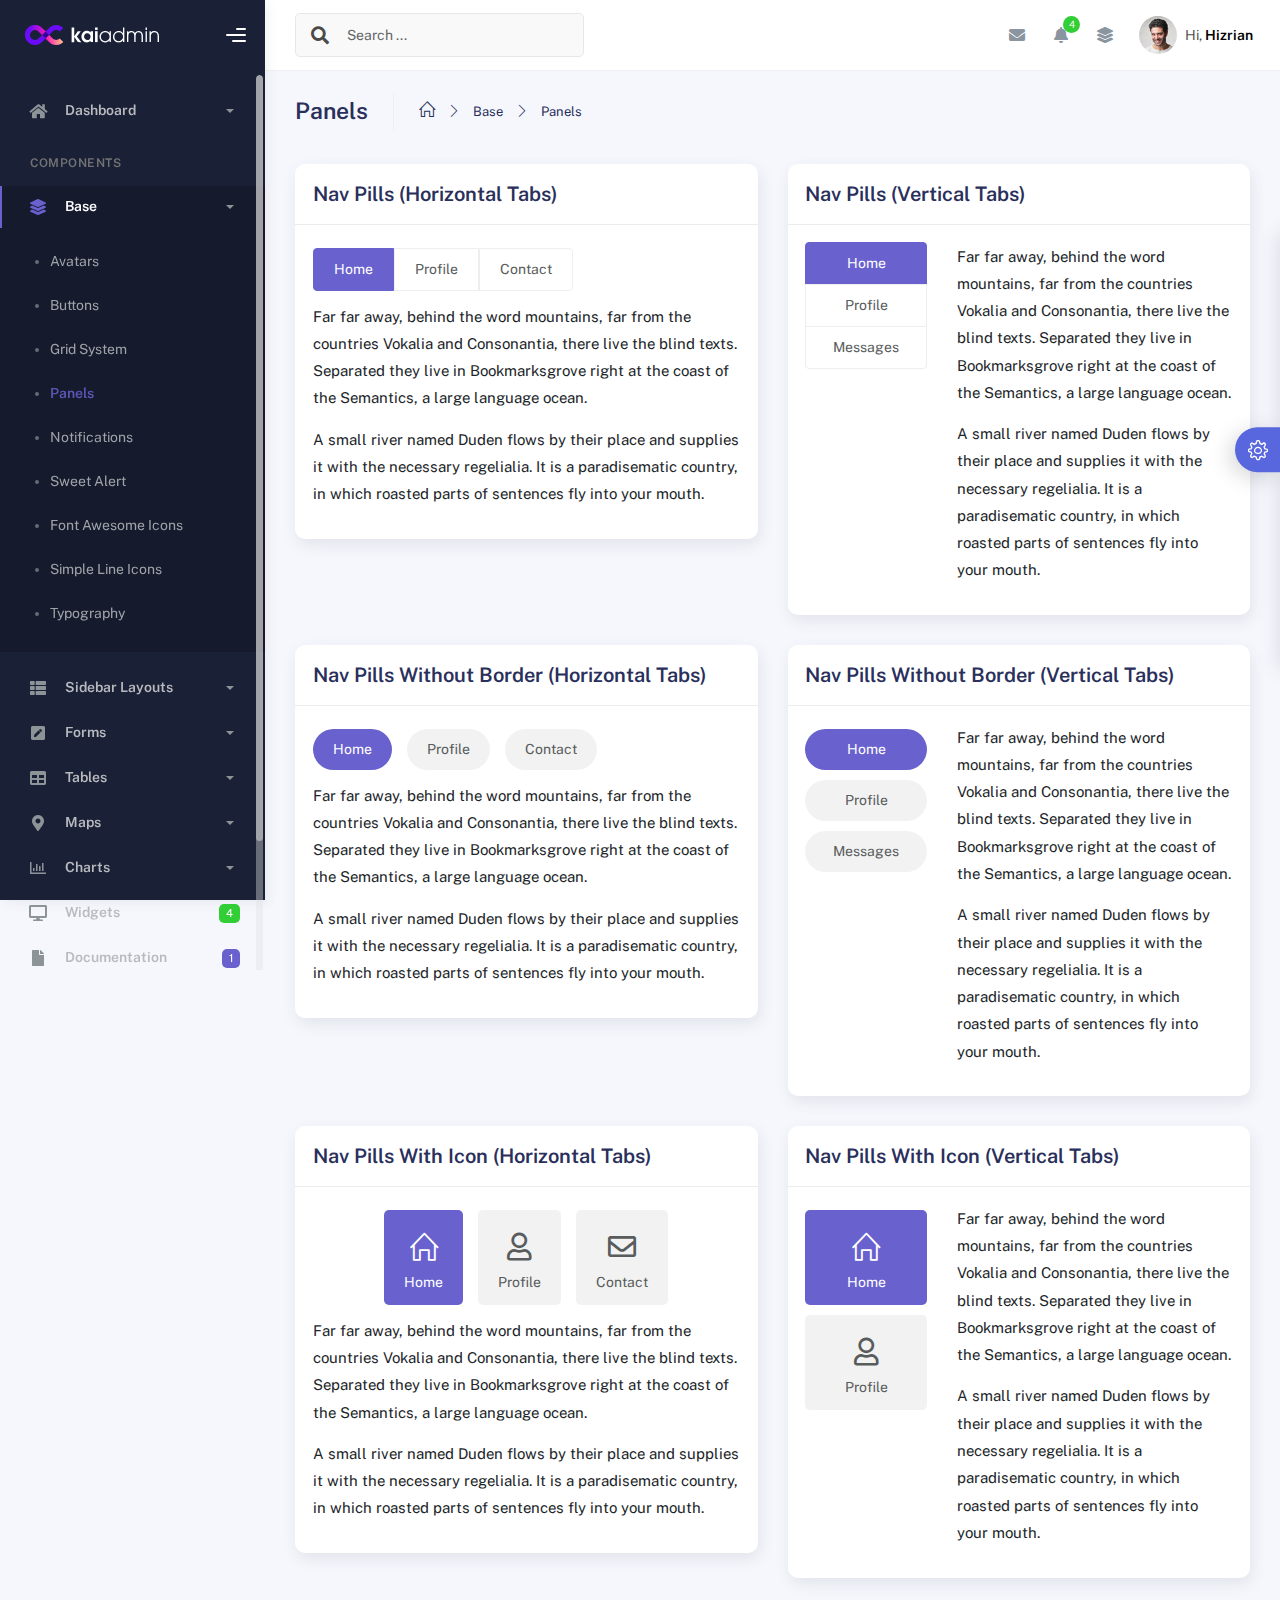
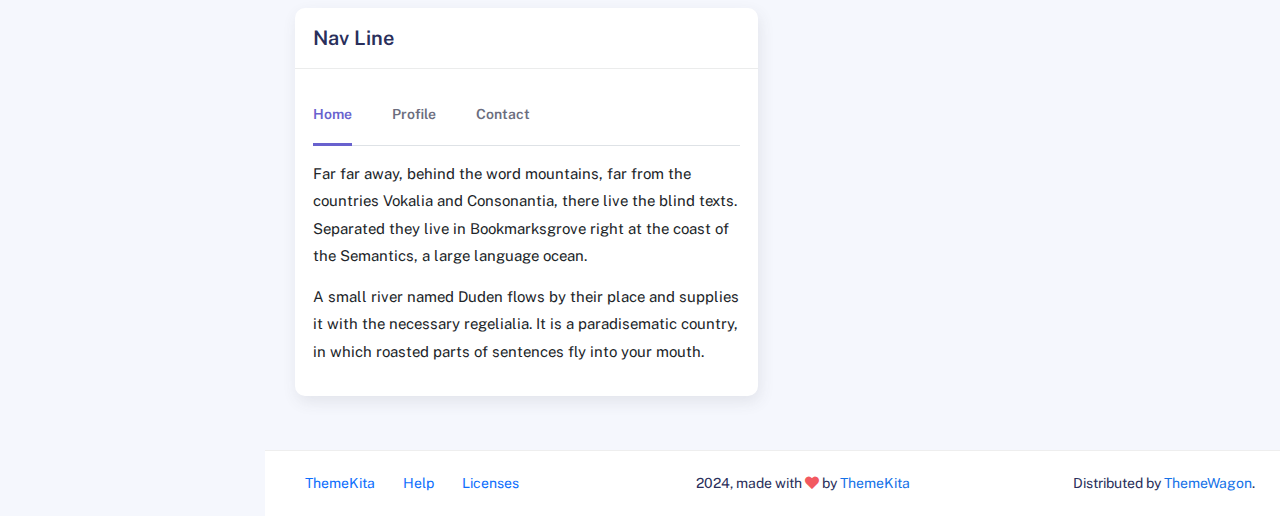
<file: wwwroot/components/panels.html>
<!DOCTYPE html>
<html lang="en">
<head>
	<meta http-equiv="X-UA-Compatible" content="IE=edge" />
	<title>Panels - Kaiadmin Bootstrap 5 Admin Dashboard</title>
	<meta content='width=device-width, initial-scale=1.0, shrink-to-fit=no' name='viewport' />
	<link rel="icon" href="../assets/img/kaiadmin/favicon.ico" type="image/x-icon"/>

	<!-- Fonts and icons -->
	<script src="../assets/js/plugin/webfont/webfont.min.js"></script>
	<script>
		WebFont.load({
			google: {"families":["Public Sans:300,400,500,600,700"]},
			custom: {"families":["Font Awesome 5 Solid", "Font Awesome 5 Regular", "Font Awesome 5 Brands", "simple-line-icons"], urls: ['../assets/css/fonts.min.css']},
			active: function() {
				sessionStorage.fonts = true;
			}
		});
	</script>

	<!-- CSS Files -->
	<link rel="stylesheet" href="../assets/css/bootstrap.min.css">
	<link rel="stylesheet" href="../assets/css/plugins.min.css">
	<link rel="stylesheet" href="../assets/css/kaiadmin.min.css">

	<!-- CSS Just for demo purpose, don't include it in your project -->
	<link rel="stylesheet" href="../assets/css/demo.css">
</head>
<body>
	<div class="wrapper">
		<!-- Sidebar -->
		<div class="sidebar" data-background-color="dark">
			<div class="sidebar-logo">
				<!-- Logo Header -->
				<div class="logo-header" data-background-color="dark">

					<a href="../index.html" class="logo">
						<img src="../assets/img/kaiadmin/logo_light.svg" alt="navbar brand" class="navbar-brand" height="20">
					</a>
					<div class="nav-toggle">
						<button class="btn btn-toggle toggle-sidebar">
							<i class="gg-menu-right"></i>
						</button>
						<button class="btn btn-toggle sidenav-toggler">
							<i class="gg-menu-left"></i>
						</button>
					</div>
					<button class="topbar-toggler more">
						<i class="gg-more-vertical-alt"></i>
					</button>
				</div>
				<!-- End Logo Header -->	
			</div>	
			<div class="sidebar-wrapper scrollbar scrollbar-inner">
				<div class="sidebar-content">
					<ul class="nav nav-secondary">
						<li class="nav-item">
							<a data-bs-toggle="collapse" href="#dashboard" class="collapsed" aria-expanded="false">
								<i class="fas fa-home"></i>
								<p>Dashboard</p>
								<span class="caret"></span>
							</a>
							<div class="collapse" id="dashboard">
								<ul class="nav nav-collapse">
									<li>
										<a href="../../demo1/index.html">
											<span class="sub-item">Dashboard 1</span>
										</a>
									</li>
								</ul>
							</div>
						</li>
						<li class="nav-section">
							<span class="sidebar-mini-icon">
								<i class="fa fa-ellipsis-h"></i>
							</span>
							<h4 class="text-section">Components</h4>
						</li>
						<li class="nav-item active submenu">
							<a data-bs-toggle="collapse" href="#base">
								<i class="fas fa-layer-group"></i>
								<p>Base</p>
								<span class="caret"></span>
							</a>
							<div class="collapse show" id="base">
								<ul class="nav nav-collapse">
									<li>
										<a href="../components/avatars.html">
											<span class="sub-item">Avatars</span>
										</a>
									</li>
									<li>
										<a href="../components/buttons.html">
											<span class="sub-item">Buttons</span>
										</a>
									</li>
									<li>
										<a href="../components/gridsystem.html">
											<span class="sub-item">Grid System</span>
										</a>
									</li>
									<li class="active">
										<a href="../components/panels.html">
											<span class="sub-item">Panels</span>
										</a>
									</li>
									<li>
										<a href="../components/notifications.html">
											<span class="sub-item">Notifications</span>
										</a>
									</li>
									<li>
										<a href="../components/sweetalert.html">
											<span class="sub-item">Sweet Alert</span>
										</a>
									</li>
									<li>
										<a href="../components/font-awesome-icons.html">
											<span class="sub-item">Font Awesome Icons</span>
										</a>
									</li>
									<li>
										<a href="../components/simple-line-icons.html">
											<span class="sub-item">Simple Line Icons</span>
										</a>
									</li>
									<li>
										<a href="../components/typography.html">
											<span class="sub-item">Typography</span>
										</a>
									</li>
								</ul>
							</div>
						</li>
						<li class="nav-item">
							<a data-bs-toggle="collapse" href="#sidebarLayouts">
								<i class="fas fa-th-list"></i>
								<p>Sidebar Layouts</p>
								<span class="caret"></span>
							</a>
							<div class="collapse" id="sidebarLayouts">
								<ul class="nav nav-collapse">
									<li>
										<a href="../sidebar-style-2.html">
											<span class="sub-item">Sidebar Style 2</span>
										</a>
									</li>
									<li>
										<a href="../icon-menu.html">
											<span class="sub-item">Icon Menu</span>
										</a>
									</li>
								</ul>
							</div>
						</li>
						<li class="nav-item">
							<a data-bs-toggle="collapse" href="#forms">
								<i class="fas fa-pen-square"></i>
								<p>Forms</p>
								<span class="caret"></span>
							</a>
							<div class="collapse" id="forms">
								<ul class="nav nav-collapse">
									<li>
										<a href="../forms/forms.html">
											<span class="sub-item">Basic Form</span>
										</a>
									</li>
								</ul>
							</div>
						</li>
						<li class="nav-item">
							<a data-bs-toggle="collapse" href="#tables">
								<i class="fas fa-table"></i>
								<p>Tables</p>
								<span class="caret"></span>
							</a>
							<div class="collapse" id="tables">
								<ul class="nav nav-collapse">
									<li>
										<a href="../tables/tables.html">
											<span class="sub-item">Basic Table</span>
										</a>
									</li>
									<li>
										<a href="../tables/datatables.html">
											<span class="sub-item">Datatables</span>
										</a>
									</li>
								</ul>
							</div>
						</li>
						<li class="nav-item">
							<a data-bs-toggle="collapse" href="#maps">
								<i class="fas fa-map-marker-alt"></i>
								<p>Maps</p>
								<span class="caret"></span>
							</a>
							<div class="collapse" id="maps">
								<ul class="nav nav-collapse">
									<li>
										<a href="../maps/googlemaps.html">
											<span class="sub-item">Google Maps</span>
										</a>
									</li>
									<li>
										<a href="../maps/jsvectormap.html">
											<span class="sub-item">Jsvectormap</span>
										</a>
									</li>
								</ul>
							</div>
						</li>
						<li class="nav-item">
							<a data-bs-toggle="collapse" href="#charts">
								<i class="far fa-chart-bar"></i>
								<p>Charts</p>
								<span class="caret"></span>
							</a>
							<div class="collapse" id="charts">
								<ul class="nav nav-collapse">
									<li>
										<a href="../charts/charts.html">
											<span class="sub-item">Chart Js</span>
										</a>
									</li>
									<li>
										<a href="../charts/sparkline.html">
											<span class="sub-item">Sparkline</span>
										</a>
									</li>
								</ul>
							</div>
						</li>
						<li class="nav-item">
							<a href="../widgets.html">
								<i class="fas fa-desktop"></i>
								<p>Widgets</p>
								<span class="badge badge-success">4</span>
							</a>
						</li>
						<li class="nav-item">
							<a href="../../../documentation/index.html">
							  <i class="fas fa-file"></i>
							  <p>Documentation</p>
							  <span class="badge badge-secondary">1</span>
							</a>
						</li>
						<li class="nav-item">
							<a data-bs-toggle="collapse" href="#submenu">
								<i class="fas fa-bars"></i>
								<p>Menu Levels</p>
								<span class="caret"></span>
							</a>
							<div class="collapse" id="submenu">
								<ul class="nav nav-collapse">
									<li>
										<a data-bs-toggle="collapse" href="#subnav1">
											<span class="sub-item">Level 1</span>
											<span class="caret"></span>
										</a>
										<div class="collapse" id="subnav1">
											<ul class="nav nav-collapse subnav">
												<li>
													<a href="#">
														<span class="sub-item">Level 2</span>
													</a>
												</li>
												<li>
													<a href="#">
														<span class="sub-item">Level 2</span>
													</a>
												</li>
											</ul>
										</div>
									</li>
									<li>
										<a data-bs-toggle="collapse" href="#subnav2">
											<span class="sub-item">Level 1</span>
											<span class="caret"></span>
										</a>
										<div class="collapse" id="subnav2">
											<ul class="nav nav-collapse subnav">
												<li>
													<a href="#">
														<span class="sub-item">Level 2</span>
													</a>
												</li>
											</ul>
										</div>
									</li>
									<li>
										<a href="#">
											<span class="sub-item">Level 1</span>
										</a>
									</li>
								</ul>
							</div>
						</li>
					</ul>
				</div>
			</div>
		</div>
		<!-- End Sidebar -->

		<div class="main-panel">
			<div class="main-header">
				<div class="main-header-logo">
					<!-- Logo Header -->
					<div class="logo-header" data-background-color="dark">

						<a href="../index.html" class="logo">
							<img src="../assets/img/kaiadmin/logo_light.svg" alt="navbar brand" class="navbar-brand" height="20">
						</a>
						<div class="nav-toggle">
							<button class="btn btn-toggle toggle-sidebar">
								<i class="gg-menu-right"></i>
							</button>
							<button class="btn btn-toggle sidenav-toggler">
								<i class="gg-menu-left"></i>
							</button>
						</div>
						<button class="topbar-toggler more">
							<i class="gg-more-vertical-alt"></i>
						</button>

					</div>
					<!-- End Logo Header -->
				</div>
				<!-- Navbar Header -->
				<nav class="navbar navbar-header navbar-header-transparent navbar-expand-lg border-bottom">

					<div class="container-fluid">
						<nav class="navbar navbar-header-left navbar-expand-lg navbar-form nav-search p-0 d-none d-lg-flex">
							<div class="input-group">
								<div class="input-group-prepend">
									<button type="submit" class="btn btn-search pe-1">
										<i class="fa fa-search search-icon"></i>
									</button>
								</div>
								<input type="text" placeholder="Search ..." class="form-control">
							</div>
						</nav>

						<ul class="navbar-nav topbar-nav ms-md-auto align-items-center">
							<li class="nav-item topbar-icon dropdown hidden-caret d-flex d-lg-none">
								<a class="nav-link dropdown-toggle" data-bs-toggle="dropdown" href="#" role="button" aria-expanded="false" aria-haspopup="true">
									<i class="fa fa-search"></i>
								</a>
								<ul class="dropdown-menu dropdown-search animated fadeIn">
									<form class="navbar-left navbar-form nav-search">
										<div class="input-group">
											<input type="text" placeholder="Search ..." class="form-control">
										</div>
									</form>
								</ul>
							</li>
							<li class="nav-item topbar-icon dropdown hidden-caret">
								<a class="nav-link dropdown-toggle" href="#" id="messageDropdown" role="button" data-bs-toggle="dropdown" aria-haspopup="true" aria-expanded="false">
									<i class="fa fa-envelope"></i>
								</a>
								<ul class="dropdown-menu messages-notif-box animated fadeIn" aria-labelledby="messageDropdown">
									<li>
										<div class="dropdown-title d-flex justify-content-between align-items-center">
											Messages 									
											<a href="#" class="small">Mark all as read</a>
										</div>
									</li>
									<li>
										<div class="message-notif-scroll scrollbar-outer">
											<div class="notif-center">
												<a href="#">
													<div class="notif-img"> 
														<img src="../assets/img/jm_denis.jpg" alt="Img Profile">
													</div>
													<div class="notif-content">
														<span class="subject">Jimmy Denis</span>
														<span class="block">
															How are you ?
														</span>
														<span class="time">5 minutes ago</span> 
													</div>
												</a>
												<a href="#">
													<div class="notif-img"> 
														<img src="../assets/img/chadengle.jpg" alt="Img Profile">
													</div>
													<div class="notif-content">
														<span class="subject">Chad</span>
														<span class="block">
															Ok, Thanks !
														</span>
														<span class="time">12 minutes ago</span> 
													</div>
												</a>
												<a href="#">
													<div class="notif-img"> 
														<img src="../assets/img/mlane.jpg" alt="Img Profile">
													</div>
													<div class="notif-content">
														<span class="subject">Jhon Doe</span>
														<span class="block">
															Ready for the meeting today...
														</span>
														<span class="time">12 minutes ago</span> 
													</div>
												</a>
												<a href="#">
													<div class="notif-img"> 
														<img src="../assets/img/talha.jpg" alt="Img Profile">
													</div>
													<div class="notif-content">
														<span class="subject">Talha</span>
														<span class="block">
															Hi, Apa Kabar ?
														</span>
														<span class="time">17 minutes ago</span> 
													</div>
												</a>
											</div>
										</div>
									</li>
									<li>
										<a class="see-all" href="javascript:void(0);">See all messages<i class="fa fa-angle-right"></i> </a>
									</li>
								</ul>
							</li>
							<li class="nav-item topbar-icon dropdown hidden-caret">
								<a class="nav-link dropdown-toggle" href="#" id="notifDropdown" role="button" data-bs-toggle="dropdown" aria-haspopup="true" aria-expanded="false">
									<i class="fa fa-bell"></i>
									<span class="notification">4</span>
								</a>
								<ul class="dropdown-menu notif-box animated fadeIn" aria-labelledby="notifDropdown">
									<li>
										<div class="dropdown-title">You have 4 new notification</div>
									</li>
									<li>
										<div class="notif-scroll scrollbar-outer">
											<div class="notif-center">
												<a href="#">
													<div class="notif-icon notif-primary"> <i class="fa fa-user-plus"></i> </div>
													<div class="notif-content">
														<span class="block">
															New user registered
														</span>
														<span class="time">5 minutes ago</span> 
													</div>
												</a>
												<a href="#">
													<div class="notif-icon notif-success"> <i class="fa fa-comment"></i> </div>
													<div class="notif-content">
														<span class="block">
															Rahmad commented on Admin
														</span>
														<span class="time">12 minutes ago</span> 
													</div>
												</a>
												<a href="#">
													<div class="notif-img"> 
														<img src="../assets/img/profile2.jpg" alt="Img Profile">
													</div>
													<div class="notif-content">
														<span class="block">
															Reza send messages to you
														</span>
														<span class="time">12 minutes ago</span> 
													</div>
												</a>
												<a href="#">
													<div class="notif-icon notif-danger"> <i class="fa fa-heart"></i> </div>
													<div class="notif-content">
														<span class="block">
															Farrah liked Admin
														</span>
														<span class="time">17 minutes ago</span> 
													</div>
												</a>
											</div>
										</div>
									</li>
									<li>
										<a class="see-all" href="javascript:void(0);">See all notifications<i class="fa fa-angle-right"></i> </a>
									</li>
								</ul>
							</li>
							<li class="nav-item topbar-icon dropdown hidden-caret">
								<a class="nav-link" data-bs-toggle="dropdown" href="#" aria-expanded="false">
									<i class="fas fa-layer-group"></i>
								</a>
								<div class="dropdown-menu quick-actions animated fadeIn">
									<div class="quick-actions-header">
										<span class="title mb-1">Quick Actions</span>
										<span class="subtitle op-7">Shortcuts</span>
									</div>
									<div class="quick-actions-scroll scrollbar-outer">
										<div class="quick-actions-items">
											<div class="row m-0">
												<a class="col-6 col-md-4 p-0" href="#">
													<div class="quick-actions-item">
														<div class="avatar-item bg-danger rounded-circle">
															<i class="far fa-calendar-alt"></i>
														</div>
														<span class="text">Calendar</span>
													</div>
												</a>
												<a class="col-6 col-md-4 p-0" href="#">
													<div class="quick-actions-item">
														<div class="avatar-item bg-warning rounded-circle">
															<i class="fas fa-map"></i>
														</div>
														<span class="text">Maps</span>
													</div>
												</a>
												<a class="col-6 col-md-4 p-0" href="#">
													<div class="quick-actions-item">
														<div class="avatar-item bg-info rounded-circle">
															<i class="fas fa-file-excel"></i>
														</div>
														<span class="text">Reports</span>
													</div>
												</a>
												<a class="col-6 col-md-4 p-0" href="#">
													<div class="quick-actions-item">
														<div class="avatar-item bg-success rounded-circle">
															<i class="fas fa-envelope"></i>
														</div>
														<span class="text">Emails</span>
													</div>
												</a>
												<a class="col-6 col-md-4 p-0" href="#">
													<div class="quick-actions-item">
														<div class="avatar-item bg-primary rounded-circle">
															<i class="fas fa-file-invoice-dollar"></i>
														</div>
														<span class="text">Invoice</span>
													</div>
												</a>
												<a class="col-6 col-md-4 p-0" href="#">
													<div class="quick-actions-item">
														<div class="avatar-item bg-secondary rounded-circle">
															<i class="fas fa-credit-card"></i>
														</div>
														<span class="text">Payments</span>
													</div>
												</a>
											</div>
										</div>
									</div>
								</div>
							</li>
							
							<li class="nav-item topbar-user dropdown hidden-caret">
								<a class="dropdown-toggle profile-pic" data-bs-toggle="dropdown" href="#" aria-expanded="false">
									<div class="avatar-sm">
										<img src="../assets/img/profile.jpg" alt="..." class="avatar-img rounded-circle">
									</div>
									<span class="profile-username">
										<span class="op-7">Hi,</span> <span class="fw-bold">Hizrian</span>
									</span>
								</a>
								<ul class="dropdown-menu dropdown-user animated fadeIn">
									<div class="dropdown-user-scroll scrollbar-outer">
										<li>
											<div class="user-box">
												<div class="avatar-lg"><img src="../assets/img/profile.jpg" alt="image profile" class="avatar-img rounded"></div>
												<div class="u-text">
													<h4>Hizrian</h4>
													<p class="text-muted">hello@example.com</p><a href="profile.html" class="btn btn-xs btn-secondary btn-sm">View Profile</a>
												</div>
											</div>
										</li>
										<li>
											<div class="dropdown-divider"></div>
											<a class="dropdown-item" href="#">My Profile</a>
											<a class="dropdown-item" href="#">My Balance</a>
											<a class="dropdown-item" href="#">Inbox</a>
											<div class="dropdown-divider"></div>
											<a class="dropdown-item" href="#">Account Setting</a>
											<div class="dropdown-divider"></div>
											<a class="dropdown-item" href="#">Logout</a>
										</li>
									</div>
								</ul>
							</li>
						</ul>
					</div>
				</nav>
				<!-- End Navbar -->
			</div>
			
			<div class="container">
				<div class="page-inner">
					<div class="page-header">
						<h3 class="fw-bold mb-3">Panels</h3>
						<ul class="breadcrumbs mb-3">
							<li class="nav-home">
								<a href="#">
									<i class="icon-home"></i>
								</a>
							</li>
							<li class="separator">
								<i class="icon-arrow-right"></i>
							</li>
							<li class="nav-item">
								<a href="#">Base</a>
							</li>
							<li class="separator">
								<i class="icon-arrow-right"></i>
							</li>
							<li class="nav-item">
								<a href="#">Panels</a>
							</li>
						</ul>
					</div>
					<div class="row">
						<div class="col-md-6">
							<div class="card">
								<div class="card-header">
									<h4 class="card-title">Nav Pills (Horizontal Tabs)</h4>
								</div>
								<div class="card-body">
									<ul class="nav nav-pills nav-secondary" id="pills-tab" role="tablist">
										<li class="nav-item">
											<a class="nav-link active" id="pills-home-tab" data-bs-toggle="pill" href="#pills-home" role="tab" aria-controls="pills-home" aria-selected="true">Home</a>
										</li>
										<li class="nav-item">
											<a class="nav-link" id="pills-profile-tab" data-bs-toggle="pill" href="#pills-profile" role="tab" aria-controls="pills-profile" aria-selected="false">Profile</a>
										</li>
										<li class="nav-item">
											<a class="nav-link" id="pills-contact-tab" data-bs-toggle="pill" href="#pills-contact" role="tab" aria-controls="pills-contact" aria-selected="false">Contact</a>
										</li>
									</ul>
									<div class="tab-content mt-2 mb-3" id="pills-tabContent">
										<div class="tab-pane fade show active" id="pills-home" role="tabpanel" aria-labelledby="pills-home-tab">
											<p>Far far away, behind the word mountains, far from the countries Vokalia and Consonantia, there live the blind texts. Separated they live in Bookmarksgrove right at the coast of the Semantics, a large language ocean.</p>

											<p>A small river named Duden flows by their place and supplies it with the necessary regelialia. It is a paradisematic country, in which roasted parts of sentences fly into your mouth.</p>
										</div>
										<div class="tab-pane fade" id="pills-profile" role="tabpanel" aria-labelledby="pills-profile-tab">
											<p>Even the all-powerful Pointing has no control about the blind texts it is an almost unorthographic life One day however a small line of blind text by the name of Lorem Ipsum decided to leave for the far World of Grammar.</p>
											<p>The Big Oxmox advised her not to do so, because there were thousands of bad Commas, wild Question Marks and devious Semikoli, but the Little Blind Text didn’t listen. She packed her seven versalia, put her initial into the belt and made herself on the way.
											</p>
										</div>
										<div class="tab-pane fade" id="pills-contact" role="tabpanel" aria-labelledby="pills-contact-tab">
											<p>Pityful a rethoric question ran over her cheek, then she continued her way. On her way she met a copy. The copy warned the Little Blind Text, that where it came from it would have been rewritten a thousand times and everything that was left from its origin would be the word "and" and the Little Blind Text should turn around and return to its own, safe country.</p>

											<p> But nothing the copy said could convince her and so it didn’t take long until a few insidious Copy Writers ambushed her, made her drunk with Longe and Parole and dragged her into their agency, where they abused her for their</p>
										</div>
									</div>
								</div>
							</div>
						</div>
						<div class="col-md-6">
							<div class="card">
								<div class="card-header">
									<h4 class="card-title">Nav Pills (Vertical Tabs)</h4>
								</div>
								<div class="card-body">
									<div class="row">
										<div class="col-5 col-md-4">
											<div class="nav flex-column nav-pills nav-secondary" id="v-pills-tab" role="tablist" aria-orientation="vertical">
												<a class="nav-link active" id="v-pills-home-tab" data-bs-toggle="pill" href="#v-pills-home" role="tab" aria-controls="v-pills-home" aria-selected="true">Home</a>
												<a class="nav-link" id="v-pills-profile-tab" data-bs-toggle="pill" href="#v-pills-profile" role="tab" aria-controls="v-pills-profile" aria-selected="false">Profile</a>
												<a class="nav-link" id="v-pills-messages-tab" data-bs-toggle="pill" href="#v-pills-messages" role="tab" aria-controls="v-pills-messages" aria-selected="false">Messages</a>
											</div>
										</div>
										<div class="col-7 col-md-8">
											<div class="tab-content" id="v-pills-tabContent">
												<div class="tab-pane fade show active" id="v-pills-home" role="tabpanel" aria-labelledby="v-pills-home-tab">
													<p>Far far away, behind the word mountains, far from the countries Vokalia and Consonantia, there live the blind texts. Separated they live in Bookmarksgrove right at the coast of the Semantics, a large language ocean.</p>

													<p>A small river named Duden flows by their place and supplies it with the necessary regelialia. It is a paradisematic country, in which roasted parts of sentences fly into your mouth.</p>
												</div>
												<div class="tab-pane fade" id="v-pills-profile" role="tabpanel" aria-labelledby="v-pills-profile-tab">
													<p>Even the all-powerful Pointing has no control about the blind texts it is an almost unorthographic life One day however a small line of blind text by the name of Lorem Ipsum decided to leave for the far World of Grammar.</p>
													<p>The Big Oxmox advised her not to do so, because there were thousands of bad Commas, wild Question Marks and devious Semikoli, but the Little Blind Text didn’t listen. She packed her seven versalia, put her initial into the belt and made herself on the way.
													</p>
												</div>
												<div class="tab-pane fade" id="v-pills-messages" role="tabpanel" aria-labelledby="v-pills-messages-tab">
													<p>Pityful a rethoric question ran over her cheek, then she continued her way. On her way she met a copy. The copy warned the Little Blind Text, that where it came from it would have been rewritten a thousand times and everything that was left from its origin would be the word "and" and the Little Blind Text should turn around and return to its own, safe country.</p>

													<p> But nothing the copy said could convince her and so it didn’t take long until a few insidious Copy Writers ambushed her, made her drunk with Longe and Parole and dragged her into their agency, where they abused her for their</p>
												</div>
											</div>
										</div>
									</div>
								</div>
							</div>
						</div>
						<div class="col-md-6">
							<div class="card">
								<div class="card-header">
									<h4 class="card-title">Nav Pills Without Border (Horizontal Tabs)</h4>
								</div>
								<div class="card-body">
									<ul class="nav nav-pills nav-secondary nav-pills-no-bd" id="pills-tab-without-border" role="tablist">
										<li class="nav-item">
											<a class="nav-link active" id="pills-home-tab-nobd" data-bs-toggle="pill" href="#pills-home-nobd" role="tab" aria-controls="pills-home-nobd" aria-selected="true">Home</a>
										</li>
										<li class="nav-item">
											<a class="nav-link" id="pills-profile-tab-nobd" data-bs-toggle="pill" href="#pills-profile-nobd" role="tab" aria-controls="pills-profile-nobd" aria-selected="false">Profile</a>
										</li>
										<li class="nav-item">
											<a class="nav-link" id="pills-contact-tab-nobd" data-bs-toggle="pill" href="#pills-contact-nobd" role="tab" aria-controls="pills-contact-nobd" aria-selected="false">Contact</a>
										</li>
									</ul>
									<div class="tab-content mt-2 mb-3" id="pills-without-border-tabContent">
										<div class="tab-pane fade show active" id="pills-home-nobd" role="tabpanel" aria-labelledby="pills-home-tab-nobd">
											<p>Far far away, behind the word mountains, far from the countries Vokalia and Consonantia, there live the blind texts. Separated they live in Bookmarksgrove right at the coast of the Semantics, a large language ocean.</p>

											<p>A small river named Duden flows by their place and supplies it with the necessary regelialia. It is a paradisematic country, in which roasted parts of sentences fly into your mouth.</p>
										</div>
										<div class="tab-pane fade" id="pills-profile-nobd" role="tabpanel" aria-labelledby="pills-profile-tab-nobd">
											<p>Even the all-powerful Pointing has no control about the blind texts it is an almost unorthographic life One day however a small line of blind text by the name of Lorem Ipsum decided to leave for the far World of Grammar.</p>
											<p>The Big Oxmox advised her not to do so, because there were thousands of bad Commas, wild Question Marks and devious Semikoli, but the Little Blind Text didn’t listen. She packed her seven versalia, put her initial into the belt and made herself on the way.
											</p>
										</div>
										<div class="tab-pane fade" id="pills-contact-nobd" role="tabpanel" aria-labelledby="pills-contact-tab-nobd">
											<p>Pityful a rethoric question ran over her cheek, then she continued her way. On her way she met a copy. The copy warned the Little Blind Text, that where it came from it would have been rewritten a thousand times and everything that was left from its origin would be the word "and" and the Little Blind Text should turn around and return to its own, safe country.</p>

											<p> But nothing the copy said could convince her and so it didn’t take long until a few insidious Copy Writers ambushed her, made her drunk with Longe and Parole and dragged her into their agency, where they abused her for their</p>
										</div>
									</div>
								</div>
							</div>
						</div>
						<div class="col-md-6">
							<div class="card">
								<div class="card-header">
									<h4 class="card-title">Nav Pills Without Border (Vertical Tabs)</h4>
								</div>
								<div class="card-body">
									<div class="row">
										<div class="col-5 col-md-4">
											<div class="nav flex-column nav-pills nav-secondary nav-pills-no-bd" id="v-pills-tab-without-border" role="tablist" aria-orientation="vertical">
												<a class="nav-link active" id="v-pills-home-tab-nobd" data-bs-toggle="pill" href="#v-pills-home-nobd" role="tab" aria-controls="v-pills-home-nobd" aria-selected="true">Home</a>
												<a class="nav-link" id="v-pills-profile-tab-nobd" data-bs-toggle="pill" href="#v-pills-profile-nobd" role="tab" aria-controls="v-pills-profile-nobd" aria-selected="false">Profile</a>
												<a class="nav-link" id="v-pills-messages-tab-nobd" data-bs-toggle="pill" href="#v-pills-messages-nobd" role="tab" aria-controls="v-pills-messages-nobd" aria-selected="false">Messages</a>
											</div>
										</div>
										<div class="col-7 col-md-8">
											<div class="tab-content" id="v-pills-without-border-tabContent">
												<div class="tab-pane fade show active" id="v-pills-home-nobd" role="tabpanel" aria-labelledby="v-pills-home-tab-nobd">
													<p>Far far away, behind the word mountains, far from the countries Vokalia and Consonantia, there live the blind texts. Separated they live in Bookmarksgrove right at the coast of the Semantics, a large language ocean.</p>

													<p>A small river named Duden flows by their place and supplies it with the necessary regelialia. It is a paradisematic country, in which roasted parts of sentences fly into your mouth.</p>
												</div>
												<div class="tab-pane fade" id="v-pills-profile-nobd" role="tabpanel" aria-labelledby="v-pills-profile-tab-nobd">
													<p>Even the all-powerful Pointing has no control about the blind texts it is an almost unorthographic life One day however a small line of blind text by the name of Lorem Ipsum decided to leave for the far World of Grammar.</p>
													<p>The Big Oxmox advised her not to do so, because there were thousands of bad Commas, wild Question Marks and devious Semikoli, but the Little Blind Text didn’t listen. She packed her seven versalia, put her initial into the belt and made herself on the way.
													</p>
												</div>
												<div class="tab-pane fade" id="v-pills-messages-nobd" role="tabpanel" aria-labelledby="v-pills-messages-tab-nobd">
													<p>Pityful a rethoric question ran over her cheek, then she continued her way. On her way she met a copy. The copy warned the Little Blind Text, that where it came from it would have been rewritten a thousand times and everything that was left from its origin would be the word "and" and the Little Blind Text should turn around and return to its own, safe country.</p>

													<p> But nothing the copy said could convince her and so it didn’t take long until a few insidious Copy Writers ambushed her, made her drunk with Longe and Parole and dragged her into their agency, where they abused her for their</p>
												</div>
											</div>
										</div>
									</div>
								</div>
							</div>
						</div>
						<div class="col-md-6">
							<div class="card">
								<div class="card-header">
									<h4 class="card-title">Nav Pills With Icon (Horizontal Tabs)</h4>
								</div>
								<div class="card-body">
									<ul class="nav nav-pills nav-secondary  nav-pills-no-bd nav-pills-icons justify-content-center" id="pills-tab-with-icon" role="tablist">
										<li class="nav-item">
											<a class="nav-link active" id="pills-home-tab-icon" data-bs-toggle="pill" href="#pills-home-icon" role="tab" aria-controls="pills-home-icon" aria-selected="true">
												<i class="icon-home"></i>
												Home
											</a>
										</li>
										<li class="nav-item">
											<a class="nav-link" id="pills-profile-tab-icon" data-bs-toggle="pill" href="#pills-profile-icon" role="tab" aria-controls="pills-profile-icon" aria-selected="false">
												<i class="far fa-user"></i>
												Profile
											</a>
										</li>
										<li class="nav-item">
											<a class="nav-link" id="pills-contact-tab-icon" data-bs-toggle="pill" href="#pills-contact-icon" role="tab" aria-controls="pills-contact-icon" aria-selected="false">
												<i class="far fa-envelope"></i>
												Contact
											</a>
										</li>
									</ul>
									<div class="tab-content mt-2 mb-3" id="pills-with-icon-tabContent">
										<div class="tab-pane fade show active" id="pills-home-icon" role="tabpanel" aria-labelledby="pills-home-tab-icon">
											<p>Far far away, behind the word mountains, far from the countries Vokalia and Consonantia, there live the blind texts. Separated they live in Bookmarksgrove right at the coast of the Semantics, a large language ocean.</p>

											<p>A small river named Duden flows by their place and supplies it with the necessary regelialia. It is a paradisematic country, in which roasted parts of sentences fly into your mouth.</p>
										</div>
										<div class="tab-pane fade" id="pills-profile-icon" role="tabpanel" aria-labelledby="pills-profile-tab-icon">
											<p>Even the all-powerful Pointing has no control about the blind texts it is an almost unorthographic life One day however a small line of blind text by the name of Lorem Ipsum decided to leave for the far World of Grammar.</p>
											<p>The Big Oxmox advised her not to do so, because there were thousands of bad Commas, wild Question Marks and devious Semikoli, but the Little Blind Text didn’t listen. She packed her seven versalia, put her initial into the belt and made herself on the way.
											</p>
										</div>
										<div class="tab-pane fade" id="pills-contact-icon" role="tabpanel" aria-labelledby="pills-contact-tab-icon">
											<p>Pityful a rethoric question ran over her cheek, then she continued her way. On her way she met a copy. The copy warned the Little Blind Text, that where it came from it would have been rewritten a thousand times and everything that was left from its origin would be the word "and" and the Little Blind Text should turn around and return to its own, safe country.</p>

											<p> But nothing the copy said could convince her and so it didn’t take long until a few insidious Copy Writers ambushed her, made her drunk with Longe and Parole and dragged her into their agency, where they abused her for their</p>
										</div>
									</div>
								</div>
							</div>
						</div>
						<div class="col-md-6">
							<div class="card">
								<div class="card-header">
									<h4 class="card-title">Nav Pills With Icon (Vertical Tabs)</h4>
								</div>
								<div class="card-body">
									<div class="row">
										<div class="col-5 col-md-4">
											<div class="nav flex-column nav-pills nav-secondary nav-pills-no-bd nav-pills-icons" id="v-pills-tab-with-icon" role="tablist" aria-orientation="vertical">
												<a class="nav-link active" id="v-pills-home-tab-icons" data-bs-toggle="pill" href="#v-pills-home-icons" role="tab" aria-controls="v-pills-home-icons" aria-selected="true">
													<i class="icon-home"></i>
													Home
												</a>
												<a class="nav-link" id="v-pills-profile-tab-icons" data-bs-toggle="pill" href="#v-pills-profile-icons" role="tab" aria-controls="v-pills-profile-icons" aria-selected="false">
													<i class="far fa-user"></i>
													Profile
												</a>
											</div>
										</div>
										<div class="col-7 col-md-8">
											<div class="tab-content" id="v-pills-with-icon-tabContent">
												<div class="tab-pane fade show active" id="v-pills-home-icons" role="tabpanel" aria-labelledby="v-pills-home-tab-icons">
													<p>Far far away, behind the word mountains, far from the countries Vokalia and Consonantia, there live the blind texts. Separated they live in Bookmarksgrove right at the coast of the Semantics, a large language ocean.</p>

													<p>A small river named Duden flows by their place and supplies it with the necessary regelialia. It is a paradisematic country, in which roasted parts of sentences fly into your mouth.</p>
												</div>
												<div class="tab-pane fade" id="v-pills-profile-icons" role="tabpanel" aria-labelledby="v-pills-profile-tab-icons">
													<p>Even the all-powerful Pointing has no control about the blind texts it is an almost unorthographic life One day however a small line of blind text by the name of Lorem Ipsum decided to leave for the far World of Grammar.</p>
													<p>The Big Oxmox advised her not to do so, because there were thousands of bad Commas, wild Question Marks and devious Semikoli, but the Little Blind Text didn’t listen. She packed her seven versalia, put her initial into the belt and made herself on the way.
													</p>
												</div>
											</div>
										</div>
									</div>
								</div>
							</div>
						</div>
						<div class="col-md-6">
							<div class="card">
								<div class="card-header">
									<h4 class="card-title">Nav Line</h4>
								</div>
								<div class="card-body">
									<ul class="nav nav-tabs nav-line nav-color-secondary" id="line-tab" role="tablist">
										<li class="nav-item">
											<a class="nav-link active" id="line-home-tab" data-bs-toggle="pill" href="#line-home" role="tab" aria-controls="pills-home" aria-selected="true">Home</a>
										</li>
										<li class="nav-item">
											<a class="nav-link" id="line-profile-tab" data-bs-toggle="pill" href="#line-profile" role="tab" aria-controls="pills-profile" aria-selected="false">Profile</a>
										</li>
										<li class="nav-item">
											<a class="nav-link" id="line-contact-tab" data-bs-toggle="pill" href="#line-contact" role="tab" aria-controls="pills-contact" aria-selected="false">Contact</a>
										</li>
									</ul>
									<div class="tab-content mt-3 mb-3" id="line-tabContent">
										<div class="tab-pane fade show active" id="line-home" role="tabpanel" aria-labelledby="line-home-tab">
											<p>Far far away, behind the word mountains, far from the countries Vokalia and Consonantia, there live the blind texts. Separated they live in Bookmarksgrove right at the coast of the Semantics, a large language ocean.</p>

											<p>A small river named Duden flows by their place and supplies it with the necessary regelialia. It is a paradisematic country, in which roasted parts of sentences fly into your mouth.</p>
										</div>
										<div class="tab-pane fade" id="line-profile" role="tabpanel" aria-labelledby="line-profile-tab">
											<p>Even the all-powerful Pointing has no control about the blind texts it is an almost unorthographic life One day however a small line of blind text by the name of Lorem Ipsum decided to leave for the far World of Grammar.</p>
											<p>The Big Oxmox advised her not to do so, because there were thousands of bad Commas, wild Question Marks and devious Semikoli, but the Little Blind Text didnâ€™t listen. She packed her seven versalia, put her initial into the belt and made herself on the way.
											</p>
										</div>
										<div class="tab-pane fade" id="line-contact" role="tabpanel" aria-labelledby="line-contact-tab">
											<p>Pityful a rethoric question ran over her cheek, then she continued her way. On her way she met a copy. The copy warned the Little Blind Text, that where it came from it would have been rewritten a thousand times and everything that was left from its origin would be the word "and" and the Little Blind Text should turn around and return to its own, safe country.</p>

											<p> But nothing the copy said could convince her and so it didnâ€™t take long until a few insidious Copy Writers ambushed her, made her drunk with Longe and Parole and dragged her into their agency, where they abused her for their</p>
										</div>
									</div>
								</div>
							</div>
						</div>
					</div>
				</div>
			</div>			
			<footer class="footer">
				<div class="container-fluid d-flex justify-content-between">
					<nav class="pull-left">
						<ul class="nav">
							<li class="nav-item">
								<a class="nav-link" href="http://www.themekita.com">
									ThemeKita
								</a>
							</li>
							<li class="nav-item">
								<a class="nav-link" href="#"> Help </a>
							</li>
							<li class="nav-item">
								<a class="nav-link" href="#"> Licenses </a>
							</li>
						</ul>
					</nav>
					<div class="copyright">
						2024, made with <i class="fa fa-heart heart text-danger"></i> by
						<a href="http://www.themekita.com">ThemeKita</a>
					</div>
					<div>
						Distributed by
						<a target="_blank" href="https://themewagon.com/">ThemeWagon</a>.
					</div>
				</div>
			</footer>
		</div>
		
		<!-- Custom template | don't include it in your project! -->
		<div class="custom-template">
			<div class="title">Settings</div>
			<div class="custom-content">
				<div class="switcher">
					<div class="switch-block">
						<h4>Logo Header</h4>
						<div class="btnSwitch">
							<button type="button" class=" selected changeLogoHeaderColor" data-color="dark"></button>
							<button type="button" class="selected changeLogoHeaderColor" data-color="blue"></button>
							<button type="button" class="changeLogoHeaderColor" data-color="purple"></button>
							<button type="button" class="changeLogoHeaderColor" data-color="light-blue"></button>
							<button type="button" class="changeLogoHeaderColor" data-color="green"></button>
							<button type="button" class="changeLogoHeaderColor" data-color="orange"></button>
							<button type="button" class="changeLogoHeaderColor" data-color="red"></button>
							<button type="button" class="changeLogoHeaderColor" data-color="white"></button>
							<br/>
							<button type="button" class="changeLogoHeaderColor" data-color="dark2"></button>
							<button type="button" class="changeLogoHeaderColor" data-color="blue2"></button>
							<button type="button" class="changeLogoHeaderColor" data-color="purple2"></button>
							<button type="button" class="changeLogoHeaderColor" data-color="light-blue2"></button>
							<button type="button" class="changeLogoHeaderColor" data-color="green2"></button>
							<button type="button" class="changeLogoHeaderColor" data-color="orange2"></button>
							<button type="button" class="changeLogoHeaderColor" data-color="red2"></button>
						</div>
					</div>
					<div class="switch-block">
						<h4>Navbar Header</h4>
						<div class="btnSwitch">
							<button type="button" class="changeTopBarColor" data-color="dark"></button>
							<button type="button" class="changeTopBarColor" data-color="blue"></button>
							<button type="button" class="changeTopBarColor" data-color="purple"></button>
							<button type="button" class="changeTopBarColor" data-color="light-blue"></button>
							<button type="button" class="changeTopBarColor" data-color="green"></button>
							<button type="button" class="changeTopBarColor" data-color="orange"></button>
							<button type="button" class="changeTopBarColor" data-color="red"></button>
							<button type="button" class="changeTopBarColor" data-color="white"></button>
							<br/>
							<button type="button" class="changeTopBarColor" data-color="dark2"></button>
							<button type="button" class="selected changeTopBarColor" data-color="blue2"></button>
							<button type="button" class="changeTopBarColor" data-color="purple2"></button>
							<button type="button" class="changeTopBarColor" data-color="light-blue2"></button>
							<button type="button" class="changeTopBarColor" data-color="green2"></button>
							<button type="button" class="changeTopBarColor" data-color="orange2"></button>
							<button type="button" class="changeTopBarColor" data-color="red2"></button>
						</div>
					</div>
					<div class="switch-block">
						<h4>Sidebar</h4>
						<div class="btnSwitch">
							<button type="button" class="selected changeSideBarColor" data-color="white"></button>
							<button type="button" class="changeSideBarColor" data-color="dark"></button>
							<button type="button" class="changeSideBarColor" data-color="dark2"></button>
						</div>
					</div>
				</div>
			</div>
			<div class="custom-toggle">
				<i class="icon-settings"></i>
			</div>
		</div>
		<!-- End Custom template -->
	</div>
	<!--   Core JS Files   -->
	<script src="../assets/js/core/jquery-3.7.1.min.js"></script>
	<script src="../assets/js/core/popper.min.js"></script>
	<script src="../assets/js/core/bootstrap.min.js"></script>
	
	<!-- jQuery Scrollbar -->
	<script src="../assets/js/plugin/jquery-scrollbar/jquery.scrollbar.min.js"></script>
	<!-- Moment JS -->
	<script src="../assets/js/plugin/moment/moment.min.js"></script>

	<!-- Chart JS -->
	<script src="../assets/js/plugin/chart.js/chart.min.js"></script>

	<!-- jQuery Sparkline -->
	<script src="../assets/js/plugin/jquery.sparkline/jquery.sparkline.min.js"></script>

	<!-- Chart Circle -->
	<script src="../assets/js/plugin/chart-circle/circles.min.js"></script>

	<!-- Datatables -->
	<script src="../assets/js/plugin/datatables/datatables.min.js"></script>

	<!-- Bootstrap Notify -->
	<script src="../assets/js/plugin/bootstrap-notify/bootstrap-notify.min.js"></script>

	<!-- jQuery Vector Maps -->
	<script src="../assets/js/plugin/jsvectormap/jsvectormap.min.js"></script>
	<script src="../assets/js/plugin/jsvectormap/world.js"></script>

	<!-- Sweet Alert -->
	<script src="../assets/js/plugin/sweetalert/sweetalert.min.js"></script>

	<!-- Kaiadmin JS -->
	<script src="../assets/js/kaiadmin.min.js"></script>

	<!-- Kaiadmin DEMO methods, don't include it in your project! -->
	<script src="../assets/js/setting-demo2.js"></script>
</body>
</html>
</file>
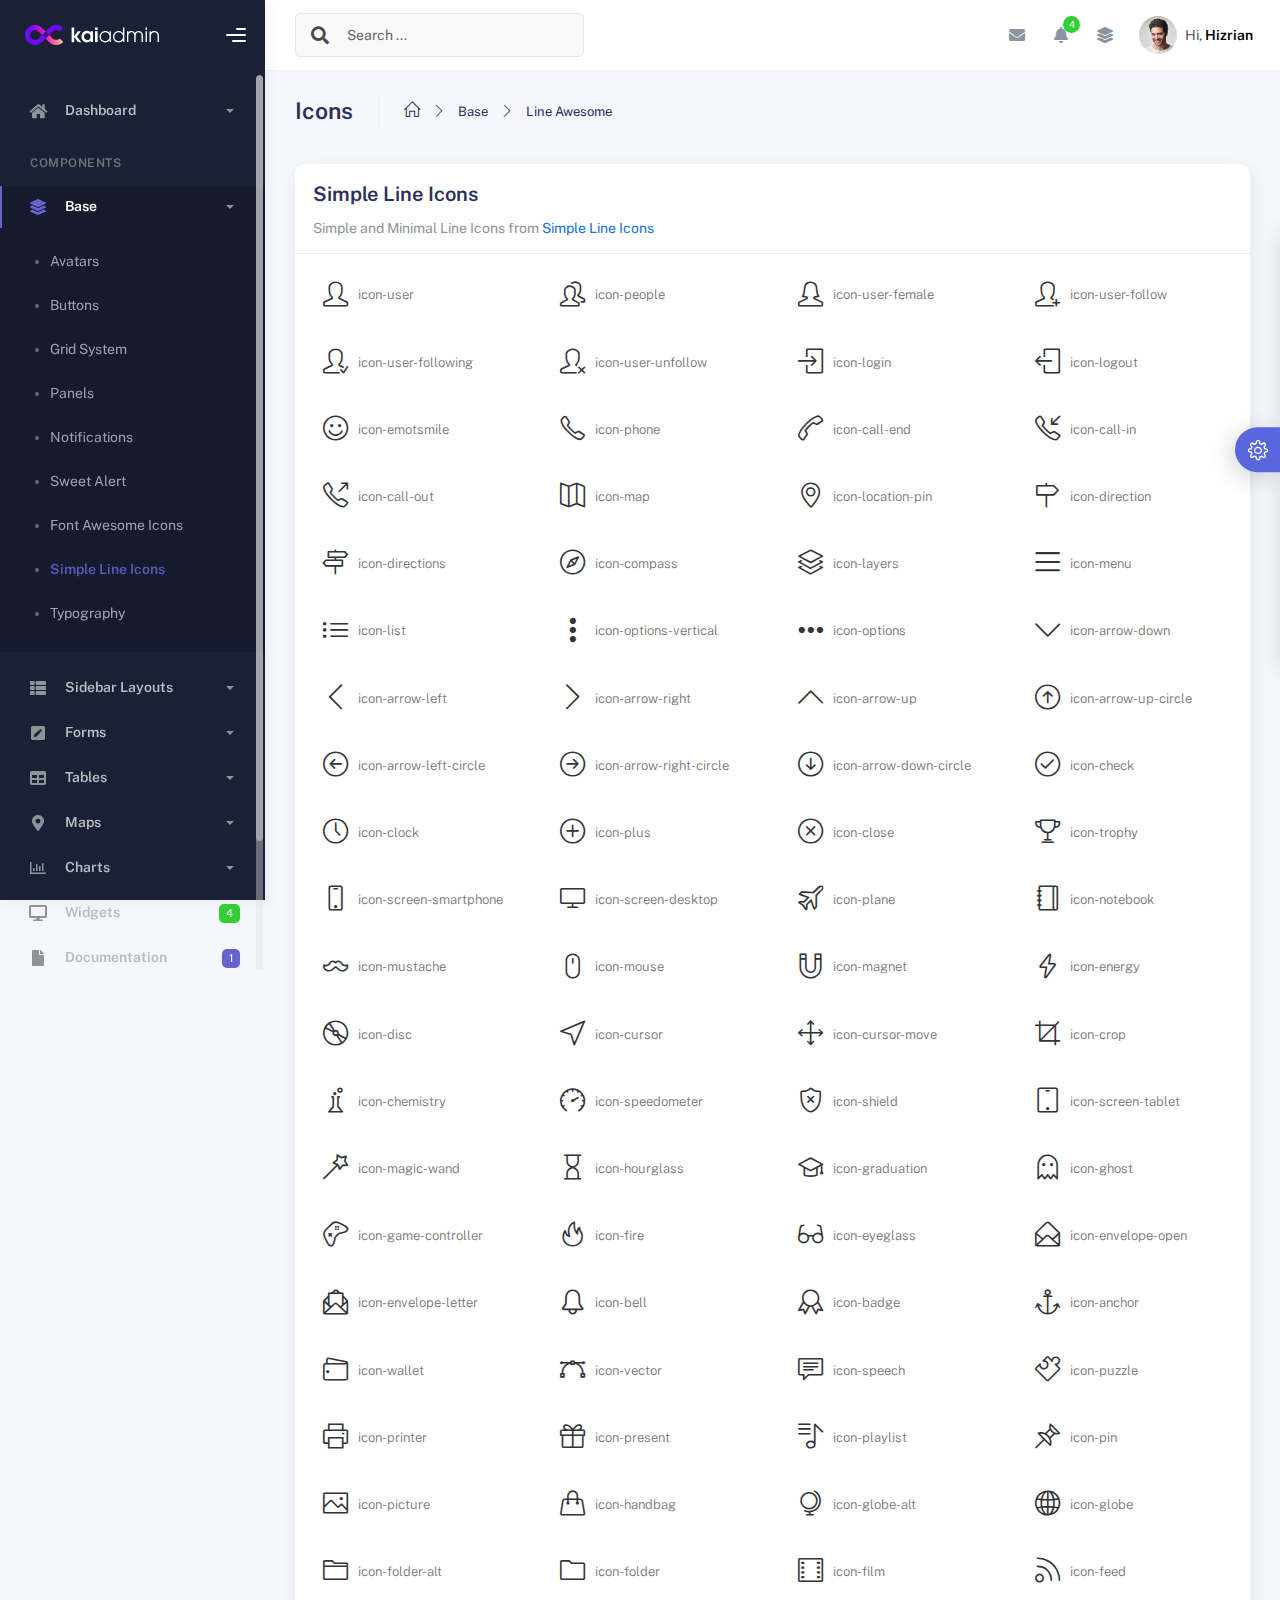
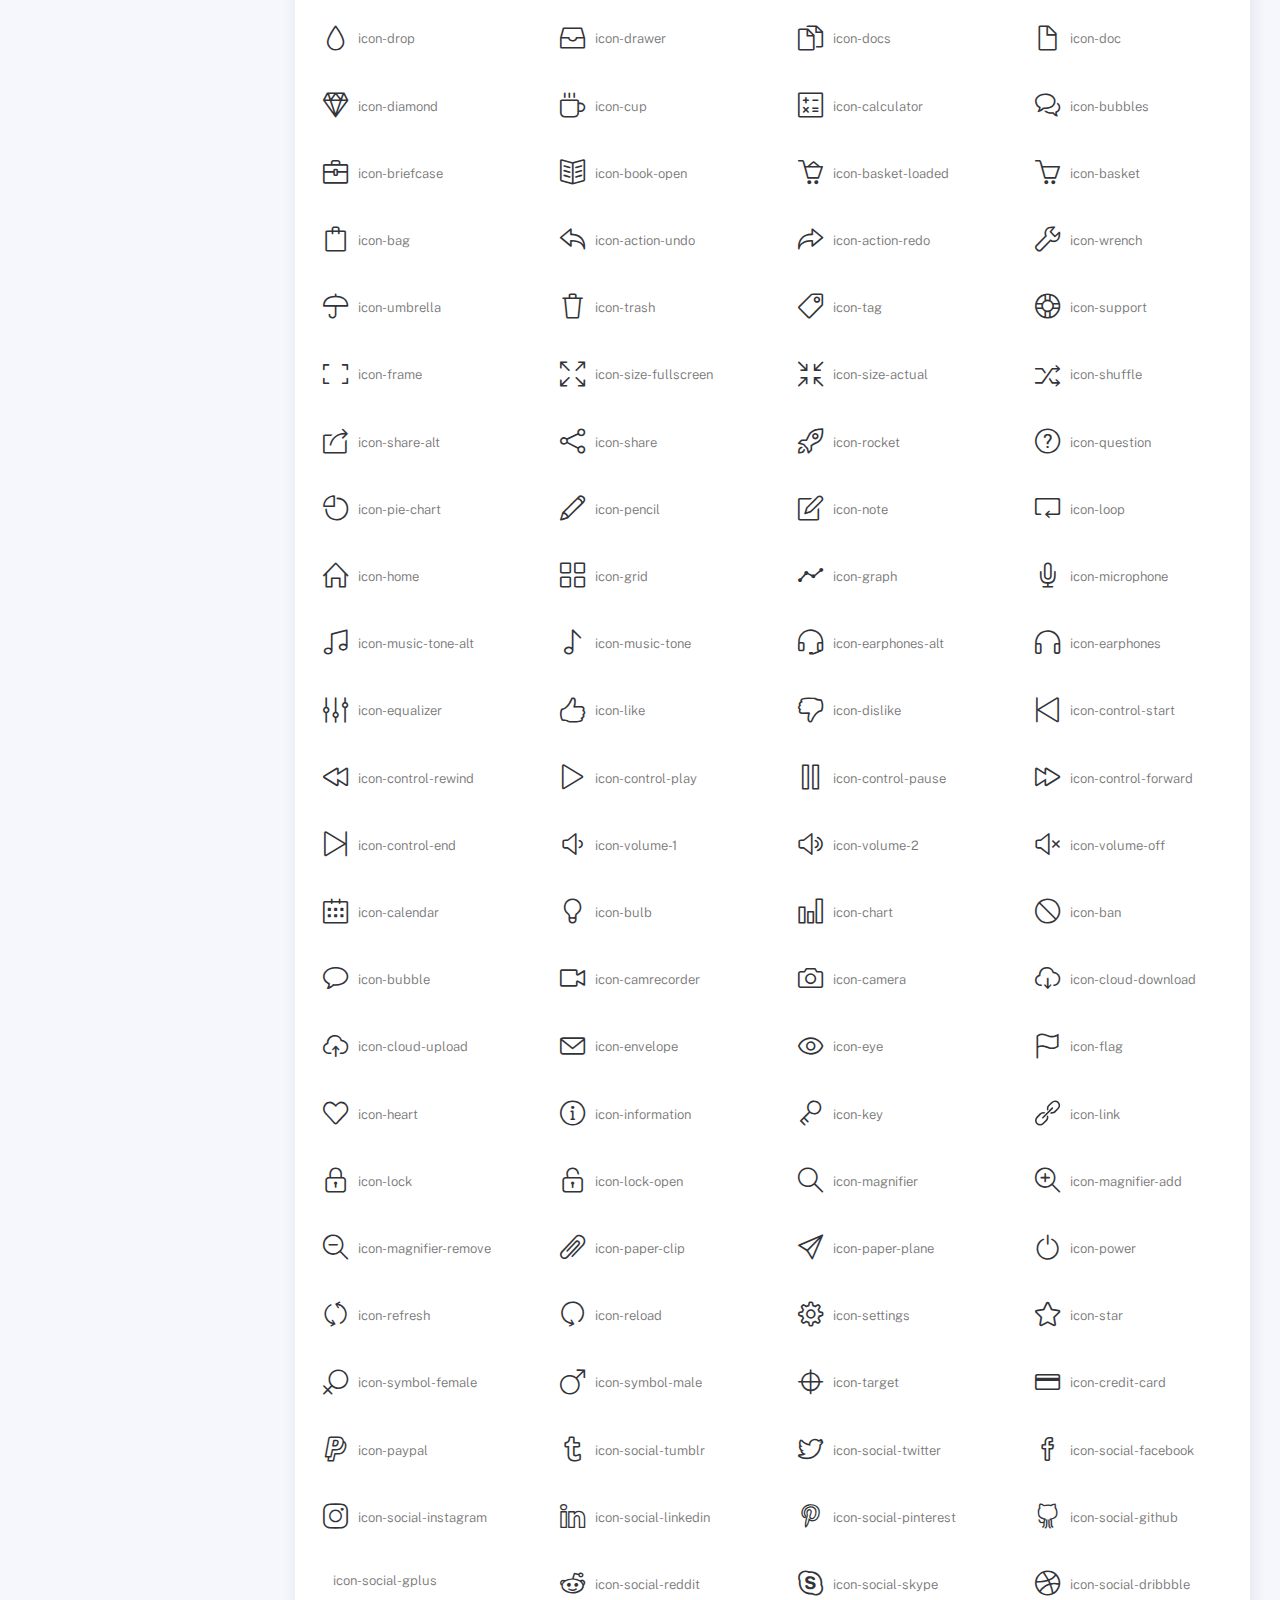
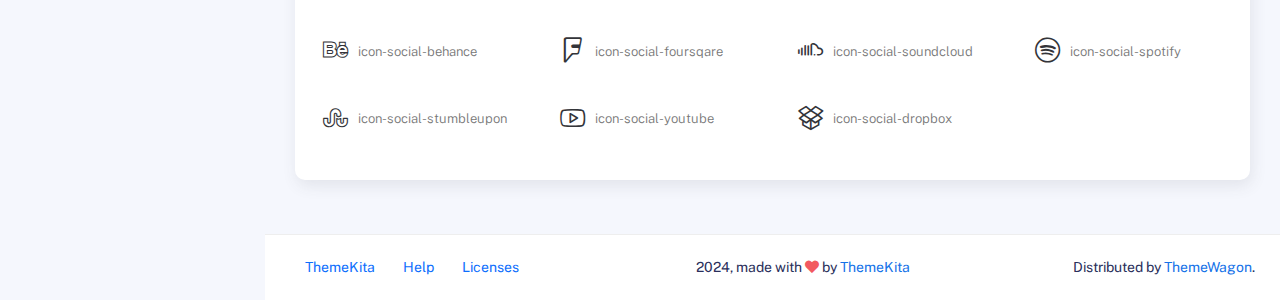
<file: wwwroot/components/simple-line-icons.html>
<!DOCTYPE html>
<html lang="en">
  <head>
    <meta http-equiv="X-UA-Compatible" content="IE=edge" />
    <title>Simple Line Icons - Kaiadmin Bootstrap 5 Admin Dashboard</title>
    <meta
      content="width=device-width, initial-scale=1.0, shrink-to-fit=no"
      name="viewport"
    />
    <link
      rel="icon"
      href="../assets/img/kaiadmin/favicon.ico"
      type="image/x-icon"
    />

    <!-- Fonts and icons -->
    <script src="../assets/js/plugin/webfont/webfont.min.js"></script>
    <script>
      WebFont.load({
        google: { families: ["Public Sans:300,400,500,600,700"] },
        custom: {
          families: [
            "Font Awesome 5 Solid",
            "Font Awesome 5 Regular",
            "Font Awesome 5 Brands",
            "simple-line-icons",
          ],
          urls: ["../assets/css/fonts.min.css"],
        },
        active: function () {
          sessionStorage.fonts = true;
        },
      });
    </script>

    <!-- CSS Files -->
    <link rel="stylesheet" href="../assets/css/bootstrap.min.css" />
    <link rel="stylesheet" href="../assets/css/plugins.min.css" />
    <link rel="stylesheet" href="../assets/css/kaiadmin.min.css" />

    <!-- CSS Just for demo purpose, don't include it in your project -->
    <link rel="stylesheet" href="../assets/css/demo.css" />
  </head>
  <body>
    <div class="wrapper">
      <!-- Sidebar -->
      <div class="sidebar" data-background-color="dark">
        <div class="sidebar-logo">
          <!-- Logo Header -->
          <div class="logo-header" data-background-color="dark">
            <a href="../index.html" class="logo">
              <img
                src="../assets/img/kaiadmin/logo_light.svg"
                alt="navbar brand"
                class="navbar-brand"
                height="20"
              />
            </a>
            <div class="nav-toggle">
              <button class="btn btn-toggle toggle-sidebar">
                <i class="gg-menu-right"></i>
              </button>
              <button class="btn btn-toggle sidenav-toggler">
                <i class="gg-menu-left"></i>
              </button>
            </div>
            <button class="topbar-toggler more">
              <i class="gg-more-vertical-alt"></i>
            </button>
          </div>
          <!-- End Logo Header -->
        </div>
        <div class="sidebar-wrapper scrollbar scrollbar-inner">
          <div class="sidebar-content">
            <ul class="nav nav-secondary">
              <li class="nav-item">
                <a
                  data-bs-toggle="collapse"
                  href="#dashboard"
                  class="collapsed"
                  aria-expanded="false"
                >
                  <i class="fas fa-home"></i>
                  <p>Dashboard</p>
                  <span class="caret"></span>
                </a>
                <div class="collapse" id="dashboard">
                  <ul class="nav nav-collapse">
                    <li>
                      <a href="../../demo1/index.html">
                        <span class="sub-item">Dashboard 1</span>
                      </a>
                    </li>
                  </ul>
                </div>
              </li>
              <li class="nav-section">
                <span class="sidebar-mini-icon">
                  <i class="fa fa-ellipsis-h"></i>
                </span>
                <h4 class="text-section">Components</h4>
              </li>
              <li class="nav-item active submenu">
                <a data-bs-toggle="collapse" href="#base">
                  <i class="fas fa-layer-group"></i>
                  <p>Base</p>
                  <span class="caret"></span>
                </a>
                <div class="collapse show" id="base">
                  <ul class="nav nav-collapse">
                    <li>
                      <a href="../components/avatars.html">
                        <span class="sub-item">Avatars</span>
                      </a>
                    </li>
                    <li>
                      <a href="../components/buttons.html">
                        <span class="sub-item">Buttons</span>
                      </a>
                    </li>
                    <li>
                      <a href="../components/gridsystem.html">
                        <span class="sub-item">Grid System</span>
                      </a>
                    </li>
                    <li>
                      <a href="../components/panels.html">
                        <span class="sub-item">Panels</span>
                      </a>
                    </li>
                    <li>
                      <a href="../components/notifications.html">
                        <span class="sub-item">Notifications</span>
                      </a>
                    </li>
                    <li>
                      <a href="../components/sweetalert.html">
                        <span class="sub-item">Sweet Alert</span>
                      </a>
                    </li>
                    <li>
                      <a href="../components/font-awesome-icons.html">
                        <span class="sub-item">Font Awesome Icons</span>
                      </a>
                    </li>
                    <li class="active">
                      <a href="../components/simple-line-icons.html">
                        <span class="sub-item">Simple Line Icons</span>
                      </a>
                    </li>
                    <li>
                      <a href="../components/typography.html">
                        <span class="sub-item">Typography</span>
                      </a>
                    </li>
                  </ul>
                </div>
              </li>
              <li class="nav-item">
                <a data-bs-toggle="collapse" href="#sidebarLayouts">
                  <i class="fas fa-th-list"></i>
                  <p>Sidebar Layouts</p>
                  <span class="caret"></span>
                </a>
                <div class="collapse" id="sidebarLayouts">
                  <ul class="nav nav-collapse">
                    <li>
                      <a href="../sidebar-style-2.html">
                        <span class="sub-item">Sidebar Style 2</span>
                      </a>
                    </li>
                    <li>
                      <a href="../icon-menu.html">
                        <span class="sub-item">Icon Menu</span>
                      </a>
                    </li>
                  </ul>
                </div>
              </li>
              <li class="nav-item">
                <a data-bs-toggle="collapse" href="#forms">
                  <i class="fas fa-pen-square"></i>
                  <p>Forms</p>
                  <span class="caret"></span>
                </a>
                <div class="collapse" id="forms">
                  <ul class="nav nav-collapse">
                    <li>
                      <a href="../forms/forms.html">
                        <span class="sub-item">Basic Form</span>
                      </a>
                    </li>
                  </ul>
                </div>
              </li>
              <li class="nav-item">
                <a data-bs-toggle="collapse" href="#tables">
                  <i class="fas fa-table"></i>
                  <p>Tables</p>
                  <span class="caret"></span>
                </a>
                <div class="collapse" id="tables">
                  <ul class="nav nav-collapse">
                    <li>
                      <a href="../tables/tables.html">
                        <span class="sub-item">Basic Table</span>
                      </a>
                    </li>
                    <li>
                      <a href="../tables/datatables.html">
                        <span class="sub-item">Datatables</span>
                      </a>
                    </li>
                  </ul>
                </div>
              </li>
              <li class="nav-item">
                <a data-bs-toggle="collapse" href="#maps">
                  <i class="fas fa-map-marker-alt"></i>
                  <p>Maps</p>
                  <span class="caret"></span>
                </a>
                <div class="collapse" id="maps">
                  <ul class="nav nav-collapse">
                    <li>
                      <a href="../maps/googlemaps.html">
                        <span class="sub-item">Google Maps</span>
                      </a>
                    </li>
                    <li>
                      <a href="../maps/jsvectormap.html">
                        <span class="sub-item">Jsvectormap</span>
                      </a>
                    </li>
                  </ul>
                </div>
              </li>
              <li class="nav-item">
                <a data-bs-toggle="collapse" href="#charts">
                  <i class="far fa-chart-bar"></i>
                  <p>Charts</p>
                  <span class="caret"></span>
                </a>
                <div class="collapse" id="charts">
                  <ul class="nav nav-collapse">
                    <li>
                      <a href="../charts/charts.html">
                        <span class="sub-item">Chart Js</span>
                      </a>
                    </li>
                    <li>
                      <a href="../charts/sparkline.html">
                        <span class="sub-item">Sparkline</span>
                      </a>
                    </li>
                  </ul>
                </div>
              </li>
              <li class="nav-item">
                <a href="../widgets.html">
                  <i class="fas fa-desktop"></i>
                  <p>Widgets</p>
                  <span class="badge badge-success">4</span>
                </a>
              </li>
              <li class="nav-item">
                <a href="../../../documentation/index.html">
                  <i class="fas fa-file"></i>
                  <p>Documentation</p>
                  <span class="badge badge-secondary">1</span>
                </a>
              </li>
              <li class="nav-item">
                <a data-bs-toggle="collapse" href="#submenu">
                  <i class="fas fa-bars"></i>
                  <p>Menu Levels</p>
                  <span class="caret"></span>
                </a>
                <div class="collapse" id="submenu">
                  <ul class="nav nav-collapse">
                    <li>
                      <a data-bs-toggle="collapse" href="#subnav1">
                        <span class="sub-item">Level 1</span>
                        <span class="caret"></span>
                      </a>
                      <div class="collapse" id="subnav1">
                        <ul class="nav nav-collapse subnav">
                          <li>
                            <a href="#">
                              <span class="sub-item">Level 2</span>
                            </a>
                          </li>
                          <li>
                            <a href="#">
                              <span class="sub-item">Level 2</span>
                            </a>
                          </li>
                        </ul>
                      </div>
                    </li>
                    <li>
                      <a data-bs-toggle="collapse" href="#subnav2">
                        <span class="sub-item">Level 1</span>
                        <span class="caret"></span>
                      </a>
                      <div class="collapse" id="subnav2">
                        <ul class="nav nav-collapse subnav">
                          <li>
                            <a href="#">
                              <span class="sub-item">Level 2</span>
                            </a>
                          </li>
                        </ul>
                      </div>
                    </li>
                    <li>
                      <a href="#">
                        <span class="sub-item">Level 1</span>
                      </a>
                    </li>
                  </ul>
                </div>
              </li>
            </ul>
          </div>
        </div>
      </div>
      <!-- End Sidebar -->

      <div class="main-panel">
        <div class="main-header">
          <div class="main-header-logo">
            <!-- Logo Header -->
            <div class="logo-header" data-background-color="dark">
              <a href="../index.html" class="logo">
                <img
                  src="../assets/img/kaiadmin/logo_light.svg"
                  alt="navbar brand"
                  class="navbar-brand"
                  height="20"
                />
              </a>
              <div class="nav-toggle">
                <button class="btn btn-toggle toggle-sidebar">
                  <i class="gg-menu-right"></i>
                </button>
                <button class="btn btn-toggle sidenav-toggler">
                  <i class="gg-menu-left"></i>
                </button>
              </div>
              <button class="topbar-toggler more">
                <i class="gg-more-vertical-alt"></i>
              </button>
            </div>
            <!-- End Logo Header -->
          </div>
          <!-- Navbar Header -->
          <nav
            class="navbar navbar-header navbar-header-transparent navbar-expand-lg border-bottom"
          >
            <div class="container-fluid">
              <nav
                class="navbar navbar-header-left navbar-expand-lg navbar-form nav-search p-0 d-none d-lg-flex"
              >
                <div class="input-group">
                  <div class="input-group-prepend">
                    <button type="submit" class="btn btn-search pe-1">
                      <i class="fa fa-search search-icon"></i>
                    </button>
                  </div>
                  <input
                    type="text"
                    placeholder="Search ..."
                    class="form-control"
                  />
                </div>
              </nav>

              <ul class="navbar-nav topbar-nav ms-md-auto align-items-center">
                <li
                  class="nav-item topbar-icon dropdown hidden-caret d-flex d-lg-none"
                >
                  <a
                    class="nav-link dropdown-toggle"
                    data-bs-toggle="dropdown"
                    href="#"
                    role="button"
                    aria-expanded="false"
                    aria-haspopup="true"
                  >
                    <i class="fa fa-search"></i>
                  </a>
                  <ul class="dropdown-menu dropdown-search animated fadeIn">
                    <form class="navbar-left navbar-form nav-search">
                      <div class="input-group">
                        <input
                          type="text"
                          placeholder="Search ..."
                          class="form-control"
                        />
                      </div>
                    </form>
                  </ul>
                </li>
                <li class="nav-item topbar-icon dropdown hidden-caret">
                  <a
                    class="nav-link dropdown-toggle"
                    href="#"
                    id="messageDropdown"
                    role="button"
                    data-bs-toggle="dropdown"
                    aria-haspopup="true"
                    aria-expanded="false"
                  >
                    <i class="fa fa-envelope"></i>
                  </a>
                  <ul
                    class="dropdown-menu messages-notif-box animated fadeIn"
                    aria-labelledby="messageDropdown"
                  >
                    <li>
                      <div
                        class="dropdown-title d-flex justify-content-between align-items-center"
                      >
                        Messages
                        <a href="#" class="small">Mark all as read</a>
                      </div>
                    </li>
                    <li>
                      <div class="message-notif-scroll scrollbar-outer">
                        <div class="notif-center">
                          <a href="#">
                            <div class="notif-img">
                              <img
                                src="../assets/img/jm_denis.jpg"
                                alt="Img Profile"
                              />
                            </div>
                            <div class="notif-content">
                              <span class="subject">Jimmy Denis</span>
                              <span class="block"> How are you ? </span>
                              <span class="time">5 minutes ago</span>
                            </div>
                          </a>
                          <a href="#">
                            <div class="notif-img">
                              <img
                                src="../assets/img/chadengle.jpg"
                                alt="Img Profile"
                              />
                            </div>
                            <div class="notif-content">
                              <span class="subject">Chad</span>
                              <span class="block"> Ok, Thanks ! </span>
                              <span class="time">12 minutes ago</span>
                            </div>
                          </a>
                          <a href="#">
                            <div class="notif-img">
                              <img
                                src="../assets/img/mlane.jpg"
                                alt="Img Profile"
                              />
                            </div>
                            <div class="notif-content">
                              <span class="subject">Jhon Doe</span>
                              <span class="block">
                                Ready for the meeting today...
                              </span>
                              <span class="time">12 minutes ago</span>
                            </div>
                          </a>
                          <a href="#">
                            <div class="notif-img">
                              <img
                                src="../assets/img/talha.jpg"
                                alt="Img Profile"
                              />
                            </div>
                            <div class="notif-content">
                              <span class="subject">Talha</span>
                              <span class="block"> Hi, Apa Kabar ? </span>
                              <span class="time">17 minutes ago</span>
                            </div>
                          </a>
                        </div>
                      </div>
                    </li>
                    <li>
                      <a class="see-all" href="javascript:void(0);"
                        >See all messages<i class="fa fa-angle-right"></i>
                      </a>
                    </li>
                  </ul>
                </li>
                <li class="nav-item topbar-icon dropdown hidden-caret">
                  <a
                    class="nav-link dropdown-toggle"
                    href="#"
                    id="notifDropdown"
                    role="button"
                    data-bs-toggle="dropdown"
                    aria-haspopup="true"
                    aria-expanded="false"
                  >
                    <i class="fa fa-bell"></i>
                    <span class="notification">4</span>
                  </a>
                  <ul
                    class="dropdown-menu notif-box animated fadeIn"
                    aria-labelledby="notifDropdown"
                  >
                    <li>
                      <div class="dropdown-title">
                        You have 4 new notification
                      </div>
                    </li>
                    <li>
                      <div class="notif-scroll scrollbar-outer">
                        <div class="notif-center">
                          <a href="#">
                            <div class="notif-icon notif-primary">
                              <i class="fa fa-user-plus"></i>
                            </div>
                            <div class="notif-content">
                              <span class="block"> New user registered </span>
                              <span class="time">5 minutes ago</span>
                            </div>
                          </a>
                          <a href="#">
                            <div class="notif-icon notif-success">
                              <i class="fa fa-comment"></i>
                            </div>
                            <div class="notif-content">
                              <span class="block">
                                Rahmad commented on Admin
                              </span>
                              <span class="time">12 minutes ago</span>
                            </div>
                          </a>
                          <a href="#">
                            <div class="notif-img">
                              <img
                                src="../assets/img/profile2.jpg"
                                alt="Img Profile"
                              />
                            </div>
                            <div class="notif-content">
                              <span class="block">
                                Reza send messages to you
                              </span>
                              <span class="time">12 minutes ago</span>
                            </div>
                          </a>
                          <a href="#">
                            <div class="notif-icon notif-danger">
                              <i class="fa fa-heart"></i>
                            </div>
                            <div class="notif-content">
                              <span class="block"> Farrah liked Admin </span>
                              <span class="time">17 minutes ago</span>
                            </div>
                          </a>
                        </div>
                      </div>
                    </li>
                    <li>
                      <a class="see-all" href="javascript:void(0);"
                        >See all notifications<i class="fa fa-angle-right"></i>
                      </a>
                    </li>
                  </ul>
                </li>
                <li class="nav-item topbar-icon dropdown hidden-caret">
                  <a
                    class="nav-link"
                    data-bs-toggle="dropdown"
                    href="#"
                    aria-expanded="false"
                  >
                    <i class="fas fa-layer-group"></i>
                  </a>
                  <div class="dropdown-menu quick-actions animated fadeIn">
                    <div class="quick-actions-header">
                      <span class="title mb-1">Quick Actions</span>
                      <span class="subtitle op-7">Shortcuts</span>
                    </div>
                    <div class="quick-actions-scroll scrollbar-outer">
                      <div class="quick-actions-items">
                        <div class="row m-0">
                          <a class="col-6 col-md-4 p-0" href="#">
                            <div class="quick-actions-item">
                              <div class="avatar-item bg-danger rounded-circle">
                                <i class="far fa-calendar-alt"></i>
                              </div>
                              <span class="text">Calendar</span>
                            </div>
                          </a>
                          <a class="col-6 col-md-4 p-0" href="#">
                            <div class="quick-actions-item">
                              <div
                                class="avatar-item bg-warning rounded-circle"
                              >
                                <i class="fas fa-map"></i>
                              </div>
                              <span class="text">Maps</span>
                            </div>
                          </a>
                          <a class="col-6 col-md-4 p-0" href="#">
                            <div class="quick-actions-item">
                              <div class="avatar-item bg-info rounded-circle">
                                <i class="fas fa-file-excel"></i>
                              </div>
                              <span class="text">Reports</span>
                            </div>
                          </a>
                          <a class="col-6 col-md-4 p-0" href="#">
                            <div class="quick-actions-item">
                              <div
                                class="avatar-item bg-success rounded-circle"
                              >
                                <i class="fas fa-envelope"></i>
                              </div>
                              <span class="text">Emails</span>
                            </div>
                          </a>
                          <a class="col-6 col-md-4 p-0" href="#">
                            <div class="quick-actions-item">
                              <div
                                class="avatar-item bg-primary rounded-circle"
                              >
                                <i class="fas fa-file-invoice-dollar"></i>
                              </div>
                              <span class="text">Invoice</span>
                            </div>
                          </a>
                          <a class="col-6 col-md-4 p-0" href="#">
                            <div class="quick-actions-item">
                              <div
                                class="avatar-item bg-secondary rounded-circle"
                              >
                                <i class="fas fa-credit-card"></i>
                              </div>
                              <span class="text">Payments</span>
                            </div>
                          </a>
                        </div>
                      </div>
                    </div>
                  </div>
                </li>

                <li class="nav-item topbar-user dropdown hidden-caret">
                  <a
                    class="dropdown-toggle profile-pic"
                    data-bs-toggle="dropdown"
                    href="#"
                    aria-expanded="false"
                  >
                    <div class="avatar-sm">
                      <img
                        src="../assets/img/profile.jpg"
                        alt="..."
                        class="avatar-img rounded-circle"
                      />
                    </div>
                    <span class="profile-username">
                      <span class="op-7">Hi,</span>
                      <span class="fw-bold">Hizrian</span>
                    </span>
                  </a>
                  <ul class="dropdown-menu dropdown-user animated fadeIn">
                    <div class="dropdown-user-scroll scrollbar-outer">
                      <li>
                        <div class="user-box">
                          <div class="avatar-lg">
                            <img
                              src="../assets/img/profile.jpg"
                              alt="image profile"
                              class="avatar-img rounded"
                            />
                          </div>
                          <div class="u-text">
                            <h4>Hizrian</h4>
                            <p class="text-muted">hello@example.com</p>
                            <a
                              href="profile.html"
                              class="btn btn-xs btn-secondary btn-sm"
                              >View Profile</a
                            >
                          </div>
                        </div>
                      </li>
                      <li>
                        <div class="dropdown-divider"></div>
                        <a class="dropdown-item" href="#">My Profile</a>
                        <a class="dropdown-item" href="#">My Balance</a>
                        <a class="dropdown-item" href="#">Inbox</a>
                        <div class="dropdown-divider"></div>
                        <a class="dropdown-item" href="#">Account Setting</a>
                        <div class="dropdown-divider"></div>
                        <a class="dropdown-item" href="#">Logout</a>
                      </li>
                    </div>
                  </ul>
                </li>
              </ul>
            </div>
          </nav>
          <!-- End Navbar -->
        </div>

        <div class="container">
          <div class="page-inner">
            <div class="page-header">
              <h3 class="fw-bold mb-3">Icons</h3>
              <ul class="breadcrumbs mb-3">
                <li class="nav-home">
                  <a href="#">
                    <i class="icon-home"></i>
                  </a>
                </li>
                <li class="separator">
                  <i class="icon-arrow-right"></i>
                </li>
                <li class="nav-item">
                  <a href="#">Base</a>
                </li>
                <li class="separator">
                  <i class="icon-arrow-right"></i>
                </li>
                <li class="nav-item">
                  <a href="#">Line Awesome</a>
                </li>
              </ul>
            </div>
            <div class="row">
              <div class="col-md-12">
                <div class="card">
                  <div class="card-header">
                    <div class="card-title">Simple Line Icons</div>
                    <div class="card-category">
                      Simple and Minimal Line Icons from
                      <a
                        class="link"
                        href="https://github.com/thesabbir/simple-line-icons"
                        >Simple Line Icons</a
                      >
                    </div>
                  </div>
                  <div class="card-body">
                    <div id="row-demo-icon" class="row"></div>
                  </div>
                </div>
              </div>
            </div>
          </div>
        </div>

        <footer class="footer">
          <div class="container-fluid d-flex justify-content-between">
            <nav class="pull-left">
              <ul class="nav">
                <li class="nav-item">
                  <a class="nav-link" href="http://www.themekita.com">
                    ThemeKita
                  </a>
                </li>
                <li class="nav-item">
                  <a class="nav-link" href="#"> Help </a>
                </li>
                <li class="nav-item">
                  <a class="nav-link" href="#"> Licenses </a>
                </li>
              </ul>
            </nav>
            <div class="copyright">
              2024, made with <i class="fa fa-heart heart text-danger"></i> by
              <a href="http://www.themekita.com">ThemeKita</a>
            </div>
            <div>
              Distributed by
              <a target="_blank" href="https://themewagon.com/">ThemeWagon</a>.
            </div>
          </div>
        </footer>
      </div>

      <!-- Custom template | don't include it in your project! -->
      <div class="custom-template">
        <div class="title">Settings</div>
        <div class="custom-content">
          <div class="switcher">
            <div class="switch-block">
              <h4>Logo Header</h4>
              <div class="btnSwitch">
                <button
                  type="button"
                  class="selected changeLogoHeaderColor"
                  data-color="dark"
                ></button>
                <button
                  type="button"
                  class="selected changeLogoHeaderColor"
                  data-color="blue"
                ></button>
                <button
                  type="button"
                  class="changeLogoHeaderColor"
                  data-color="purple"
                ></button>
                <button
                  type="button"
                  class="changeLogoHeaderColor"
                  data-color="light-blue"
                ></button>
                <button
                  type="button"
                  class="changeLogoHeaderColor"
                  data-color="green"
                ></button>
                <button
                  type="button"
                  class="changeLogoHeaderColor"
                  data-color="orange"
                ></button>
                <button
                  type="button"
                  class="changeLogoHeaderColor"
                  data-color="red"
                ></button>
                <button
                  type="button"
                  class="changeLogoHeaderColor"
                  data-color="white"
                ></button>
                <br />
                <button
                  type="button"
                  class="changeLogoHeaderColor"
                  data-color="dark2"
                ></button>
                <button
                  type="button"
                  class="changeLogoHeaderColor"
                  data-color="blue2"
                ></button>
                <button
                  type="button"
                  class="changeLogoHeaderColor"
                  data-color="purple2"
                ></button>
                <button
                  type="button"
                  class="changeLogoHeaderColor"
                  data-color="light-blue2"
                ></button>
                <button
                  type="button"
                  class="changeLogoHeaderColor"
                  data-color="green2"
                ></button>
                <button
                  type="button"
                  class="changeLogoHeaderColor"
                  data-color="orange2"
                ></button>
                <button
                  type="button"
                  class="changeLogoHeaderColor"
                  data-color="red2"
                ></button>
              </div>
            </div>
            <div class="switch-block">
              <h4>Navbar Header</h4>
              <div class="btnSwitch">
                <button
                  type="button"
                  class="changeTopBarColor"
                  data-color="dark"
                ></button>
                <button
                  type="button"
                  class="changeTopBarColor"
                  data-color="blue"
                ></button>
                <button
                  type="button"
                  class="changeTopBarColor"
                  data-color="purple"
                ></button>
                <button
                  type="button"
                  class="changeTopBarColor"
                  data-color="light-blue"
                ></button>
                <button
                  type="button"
                  class="changeTopBarColor"
                  data-color="green"
                ></button>
                <button
                  type="button"
                  class="changeTopBarColor"
                  data-color="orange"
                ></button>
                <button
                  type="button"
                  class="changeTopBarColor"
                  data-color="red"
                ></button>
                <button
                  type="button"
                  class="changeTopBarColor"
                  data-color="white"
                ></button>
                <br />
                <button
                  type="button"
                  class="changeTopBarColor"
                  data-color="dark2"
                ></button>
                <button
                  type="button"
                  class="selected changeTopBarColor"
                  data-color="blue2"
                ></button>
                <button
                  type="button"
                  class="changeTopBarColor"
                  data-color="purple2"
                ></button>
                <button
                  type="button"
                  class="changeTopBarColor"
                  data-color="light-blue2"
                ></button>
                <button
                  type="button"
                  class="changeTopBarColor"
                  data-color="green2"
                ></button>
                <button
                  type="button"
                  class="changeTopBarColor"
                  data-color="orange2"
                ></button>
                <button
                  type="button"
                  class="changeTopBarColor"
                  data-color="red2"
                ></button>
              </div>
            </div>
            <div class="switch-block">
              <h4>Sidebar</h4>
              <div class="btnSwitch">
                <button
                  type="button"
                  class="selected changeSideBarColor"
                  data-color="white"
                ></button>
                <button
                  type="button"
                  class="changeSideBarColor"
                  data-color="dark"
                ></button>
                <button
                  type="button"
                  class="changeSideBarColor"
                  data-color="dark2"
                ></button>
              </div>
            </div>
          </div>
        </div>
        <div class="custom-toggle">
          <i class="icon-settings"></i>
        </div>
      </div>
      <!-- End Custom template -->
    </div>
    <!--   Core JS Files   -->
    <script src="../assets/js/core/jquery-3.7.1.min.js"></script>
    <script src="../assets/js/core/popper.min.js"></script>
    <script src="../assets/js/core/bootstrap.min.js"></script>

    <!-- jQuery Scrollbar -->
    <script src="../assets/js/plugin/jquery-scrollbar/jquery.scrollbar.min.js"></script>
    <!-- Kaiadmin JS -->
    <script src="../assets/js/kaiadmin.min.js"></script>
    <!-- Kaiadmin DEMO methods, don't include it in your project! -->
    <script src="../assets/js/setting-demo2.js"></script>
    <script>
      var iconClass = [
        "icon-user",
        "icon-people",
        "icon-user-female",
        "icon-user-follow",
        "icon-user-following",
        "icon-user-unfollow",
        "icon-login",
        "icon-logout",
        "icon-emotsmile",
        "icon-phone",
        "icon-call-end",
        "icon-call-in",
        "icon-call-out",
        "icon-map",
        "icon-location-pin",
        "icon-direction",
        "icon-directions",
        "icon-compass",
        "icon-layers",
        "icon-menu",
        "icon-list",
        "icon-options-vertical",
        "icon-options",
        "icon-arrow-down",
        "icon-arrow-left",
        "icon-arrow-right",
        "icon-arrow-up",
        "icon-arrow-up-circle",
        "icon-arrow-left-circle",
        "icon-arrow-right-circle",
        "icon-arrow-down-circle",
        "icon-check",
        "icon-clock",
        "icon-plus",
        "icon-close",
        "icon-trophy",
        "icon-screen-smartphone",
        "icon-screen-desktop",
        "icon-plane",
        "icon-notebook",
        "icon-mustache",
        "icon-mouse",
        "icon-magnet",
        "icon-energy",
        "icon-disc",
        "icon-cursor",
        "icon-cursor-move",
        "icon-crop",
        "icon-chemistry",
        "icon-speedometer",
        "icon-shield",
        "icon-screen-tablet",
        "icon-magic-wand",
        "icon-hourglass",
        "icon-graduation",
        "icon-ghost",
        "icon-game-controller",
        "icon-fire",
        "icon-eyeglass",
        "icon-envelope-open",
        "icon-envelope-letter",
        "icon-bell",
        "icon-badge",
        "icon-anchor",
        "icon-wallet",
        "icon-vector",
        "icon-speech",
        "icon-puzzle",
        "icon-printer",
        "icon-present",
        "icon-playlist",
        "icon-pin",
        "icon-picture",
        "icon-handbag",
        "icon-globe-alt",
        "icon-globe",
        "icon-folder-alt",
        "icon-folder",
        "icon-film",
        "icon-feed",
        "icon-drop",
        "icon-drawer",
        "icon-docs",
        "icon-doc",
        "icon-diamond",
        "icon-cup",
        "icon-calculator",
        "icon-bubbles",
        "icon-briefcase",
        "icon-book-open",
        "icon-basket-loaded",
        "icon-basket",
        "icon-bag",
        "icon-action-undo",
        "icon-action-redo",
        "icon-wrench",
        "icon-umbrella",
        "icon-trash",
        "icon-tag",
        "icon-support",
        "icon-frame",
        "icon-size-fullscreen",
        "icon-size-actual",
        "icon-shuffle",
        "icon-share-alt",
        "icon-share",
        "icon-rocket",
        "icon-question",
        "icon-pie-chart",
        "icon-pencil",
        "icon-note",
        "icon-loop",
        "icon-home",
        "icon-grid",
        "icon-graph",
        "icon-microphone",
        "icon-music-tone-alt",
        "icon-music-tone",
        "icon-earphones-alt",
        "icon-earphones",
        "icon-equalizer",
        "icon-like",
        "icon-dislike",
        "icon-control-start",
        "icon-control-rewind",
        "icon-control-play",
        "icon-control-pause",
        "icon-control-forward",
        "icon-control-end",
        "icon-volume-1",
        "icon-volume-2",
        "icon-volume-off",
        "icon-calendar",
        "icon-bulb",
        "icon-chart",
        "icon-ban",
        "icon-bubble",
        "icon-camrecorder",
        "icon-camera",
        "icon-cloud-download",
        "icon-cloud-upload",
        "icon-envelope",
        "icon-eye",
        "icon-flag",
        "icon-heart",
        "icon-information",
        "icon-key",
        "icon-link",
        "icon-lock",
        "icon-lock-open",
        "icon-magnifier",
        "icon-magnifier-add",
        "icon-magnifier-remove",
        "icon-paper-clip",
        "icon-paper-plane",
        "icon-power",
        "icon-refresh",
        "icon-reload",
        "icon-settings",
        "icon-star",
        "icon-symbol-female",
        "icon-symbol-male",
        "icon-target",
        "icon-credit-card",
        "icon-paypal",
        "icon-social-tumblr",
        "icon-social-twitter",
        "icon-social-facebook",
        "icon-social-instagram",
        "icon-social-linkedin",
        "icon-social-pinterest",
        "icon-social-github",
        "icon-social-gplus",
        "icon-social-reddit",
        "icon-social-skype",
        "icon-social-dribbble",
        "icon-social-behance",
        "icon-social-foursqare",
        "icon-social-soundcloud",
        "icon-social-spotify",
        "icon-social-stumbleupon",
        "icon-social-youtube",
        "icon-social-dropbox",
      ];
      var rowDemoIcon = "#row-demo-icon";
      for (i = 0; i < iconClass.length; i++) {
        $(rowDemoIcon).append(
          '<div class="col-md-3"> <div class="demo-icon"> <div class="icon-preview"><i class="' +
            iconClass[i] +
            '"></i></div> <div class="icon-class">' +
            iconClass[i] +
            "</div> </div> </div>"
        );
      }
    </script>
  </body>
</html>
</file>
<file: wwwroot/assets/css/demo.css>
.gg-check {
  box-sizing: border-box;
  position: relative;
  display: block;
  transform: scale(var(--ggs, 1));
  width: 22px;
  height: 22px;
  border: 2px solid transparent;
  border-radius: 100px; }
  .gg-check::after {
    content: "";
    display: block;
    box-sizing: border-box;
    position: absolute;
    left: 3px;
    top: -1px;
    width: 6px;
    height: 10px;
    border-width: 0 2px 2px 0;
    border-style: solid;
    transform-origin: bottom left;
    transform: rotate(45deg); }

.custom-template {
  position: fixed;
  top: 50%;
  transform: translateY(-50%);
  right: -325px;
  width: 325px;
  height: max-content;
  display: block;
  z-index: 1;
  background: #ffffff;
  transition: all .3s;
  z-index: 1003;
  box-shadow: -1px 1px 20px rgba(69, 65, 78, 0.15);
  border-top-left-radius: 5px;
  border-bottom-left-radius: 5px;
  transition: all .5s; }
  .custom-template.open {
    right: 0px; }
  .custom-template .custom-toggle {
    position: absolute;
    width: 45px;
    height: 45px;
    background: #5867dd;
    top: 50%;
    left: -45px;
    transform: translateY(-50%);
    display: flex;
    align-items: center;
    justify-content: center;
    text-align: center;
    border-top-left-radius: 30px;
    border-bottom-left-radius: 30px;
    /*border-right: 1px solid #177dff;*/
    cursor: pointer;
    color: #ffffff;
    box-shadow: -5px 5px 20px rgba(69, 65, 78, 0.21); }
    .custom-template .custom-toggle i {
      font-size: 20px;
      animation: 1.3s spin linear infinite; }
  .custom-template .title {
    padding: 15px;
    text-align: left;
    font-size: 16px;
    font-weight: 600;
    color: #ffffff;
    border-top-left-radius: 5px;
    border-bottom: 1px solid #ebedf2;
    background: #5867dd; }
  .custom-template .custom-content {
    padding: 20px 15px;
    max-height: calc(100vh - 90px);
    overflow: auto; }
  .custom-template .switcher {
    padding: 5px 0; }
  .custom-template .switch-block h4 {
    font-size: 13px;
    font-weight: 600;
    color: #444;
    line-height: 1.3;
    margin-bottom: 0;
    text-transform: uppercase; }
  .custom-template .btnSwitch {
    margin-top: 20px;
    margin-bottom: 25px; }
    .custom-template .btnSwitch button {
      border: 0px;
      height: 22px;
      width: 22px;
      outline: 0;
      margin-right: 6px;
      margin-bottom: 6px;
      cursor: pointer;
      padding: 0;
      border-radius: 50%;
      border: 2px solid #ededed;
      position: relative;
      transition: all .2s; }
      .custom-template .btnSwitch button:hover {
        border-color: #0bf; }
      .custom-template .btnSwitch button.selected {
        border-color: #0bf;
        display: inline-flex;
        align-items: center; }
      .custom-template .btnSwitch button:not([data-color="white"], [data-color="bg1"], [data-color="bg2"], [data-color="bg3"]) .gg-check:after {
        border-color: #fff; }
  .custom-template .img-pick {
    padding: 4px;
    min-height: 100px;
    border-radius: 5px;
    cursor: pointer; }
    .custom-template .img-pick img {
      height: 100%;
      height: 100px;
      width: 100%;
      border-radius: 5px;
      border: 2px solid transparent; }
    .custom-template .img-pick:hover img, .custom-template .img-pick.active img {
      border-color: #177dff; }

.demo .btn, .demo .progress {
  margin-bottom: 15px !important; }
.demo .form-check-label, .demo .form-radio-label, .demo .toggle, .demo .btn-group {
  margin-right: 15px; }
.demo #slider {
  margin-bottom: 15px; }

.table-typo tbody > tr > td {
  border-color: #fafafa; }
  .table-typo tbody > tr > td:first-child {
    min-width: 200px;
    vertical-align: bottom; }
    .table-typo tbody > tr > td:first-child p {
      font-size: 14px;
      color: #333; }

.demo-icon {
  display: flex;
  flex-direction: row;
  align-items: center;
  margin-bottom: 20px;
  padding: 10px;
  transition: all .2s; }
  .demo-icon:hover {
    background-color: #f4f5f8;
    border-radius: 3px; }
  .demo-icon .icon-preview {
    font-size: 1.8rem;
    margin-right: 10px;
    line-height: 1;
    color: #333439; }

body[data-background-color="dark"] .demo-icon .icon-preview {
  color: #969696; }

.demo-icon .icon-class {
  font-weight: 300;
  font-size: 13px;
  color: #777; }

body[data-background-color="dark"] .demo-icon .icon-class {
  color: #a9a8a8; }

.form-show-notify .form-control {
  margin-bottom: 15px; }
.form-show-notify label {
  padding-top: 0.65rem; }

.map-demo {
  height: 300px; }

#instructions li {
  padding: 5px 0; }

.row-demo-grid {
  margin-bottom: 15px; }
  .row-demo-grid [class^="col"] {
    text-align: center; }
    .row-demo-grid [class^="col"] .card-body {
      background: #ddd; }

.btnSwitch button[data-color="white"] {
  background-color: #fff; }
.btnSwitch button[data-color="grey"] {
  background-color: #f1f1f1; }
.btnSwitch button[data-color="black"] {
  background-color: #191919; }
.btnSwitch button[data-color="dark"] {
  background-color: #1a2035; }
.btnSwitch button[data-color="blue"] {
  background-color: #1572E8; }
.btnSwitch button[data-color="purple"] {
  background-color: #6861CE; }
.btnSwitch button[data-color="light-blue"] {
  background-color: #48ABF7; }
.btnSwitch button[data-color="green"] {
  background-color: #31CE36; }
.btnSwitch button[data-color="orange"] {
  background-color: #FFAD46; }
.btnSwitch button[data-color="red"] {
  background-color: #F25961; }
.btnSwitch button[data-color="dark2"] {
  background-color: #1f283e; }
.btnSwitch button[data-color="blue2"] {
  background-color: #1269DB; }
.btnSwitch button[data-color="purple2"] {
  background-color: #5C55BF; }
.btnSwitch button[data-color="light-blue2"] {
  background-color: #3697E1; }
.btnSwitch button[data-color="green2"] {
  background-color: #2BB930; }
.btnSwitch button[data-color="orange2"] {
  background-color: #FF9E27; }
.btnSwitch button[data-color="red2"] {
  background-color: #EA4d56; }
.btnSwitch button[data-color="bg1"] {
  background-color: #fafafa; }
.btnSwitch button[data-color="bg2"] {
  background-color: #fff; }
.btnSwitch button[data-color="bg3"] {
  background-color: #f1f1f1; }

#modalShowcase .btn-close {
  background: #ff0000;
  opacity: 0.7;
  display: flex; }
  #modalShowcase .btn-close svg {
    fill: #fff;
    width: 16px;
    height: 16px; }
#modalShowcase .preview-showcase {
  background: #F1F1F4;
  border-radius: 8px;
  padding: 24px 32px;
  padding-bottom: 0;
  padding-right: 0;
  overflow: hidden;
  transition: all .3s ease; }
  #modalShowcase .preview-showcase:hover {
    transform: translateY(-2.5%);
    background: #e9f6f9; }
#modalShowcase .preview-title {
  color: #071437;
  font-weight: 700;
  font-size: 16px;
  margin-bottom: 22.750px; }
#modalShowcase .preview-img {
  width: 100% !important;
  height: auto;
  object-fit: cover;
  transition: all .3s ease; }

#checkOutMoreDemos {
  display: flex;
  position: fixed;
  bottom: 12px;
  right: 12px;
  background: #fff;
  color: #252F4A;
  font-weight: 600;
  flex-direction: column;
  align-items: center;
  justify-content: center;
  width: 66px;
  height: 70px;
  font-size: 12px;
  box-shadow: -5px 5px 20px rgba(69, 65, 78, 0.21); }
  #checkOutMoreDemos i {
    width: 23px;
    height: 23px;
    font-size: 16px;
    margin-bottom: 0.5rem !important;
    padding-top: 0.25rem !important; }
  #checkOutMoreDemos:hover {
    background: #1e2129;
    color: #fff;
    opacity: 1;
    transition: color .2s ease; }

@media screen and (max-width: 1200px) {
  #modalShowcase .modal-dialog {
    padding: 3rem !important; } }
@media screen and (max-width: 550px) {
  .table-typo tr td {
    display: flex;
    align-items: center;
    word-break: break-word; }
    .table-typo tr td:first-child p {
      margin-bottom: 0px; }

  #modalShowcase .modal-dialog {
    padding: 32px !important; }
  #modalShowcase h3 {
    font-size: 16px; }
  #modalShowcase .preview-showcase {
    padding: 24px;
    padding-right: 0;
    padding-bottom: 0; } }
@media screen and (max-width: 576px) {
  .custom-template .custom-content {
    overflow: auto; }

  .form-show-notify > .text-right, .form-show-validation > .text-right {
    text-align: left !important; } }
@media screen and (max-width: 400px) {
  .custom-template {
    width: 85% !important;
    right: -85%; } }

/*# sourceMappingURL=demo.css.map */
</file>
